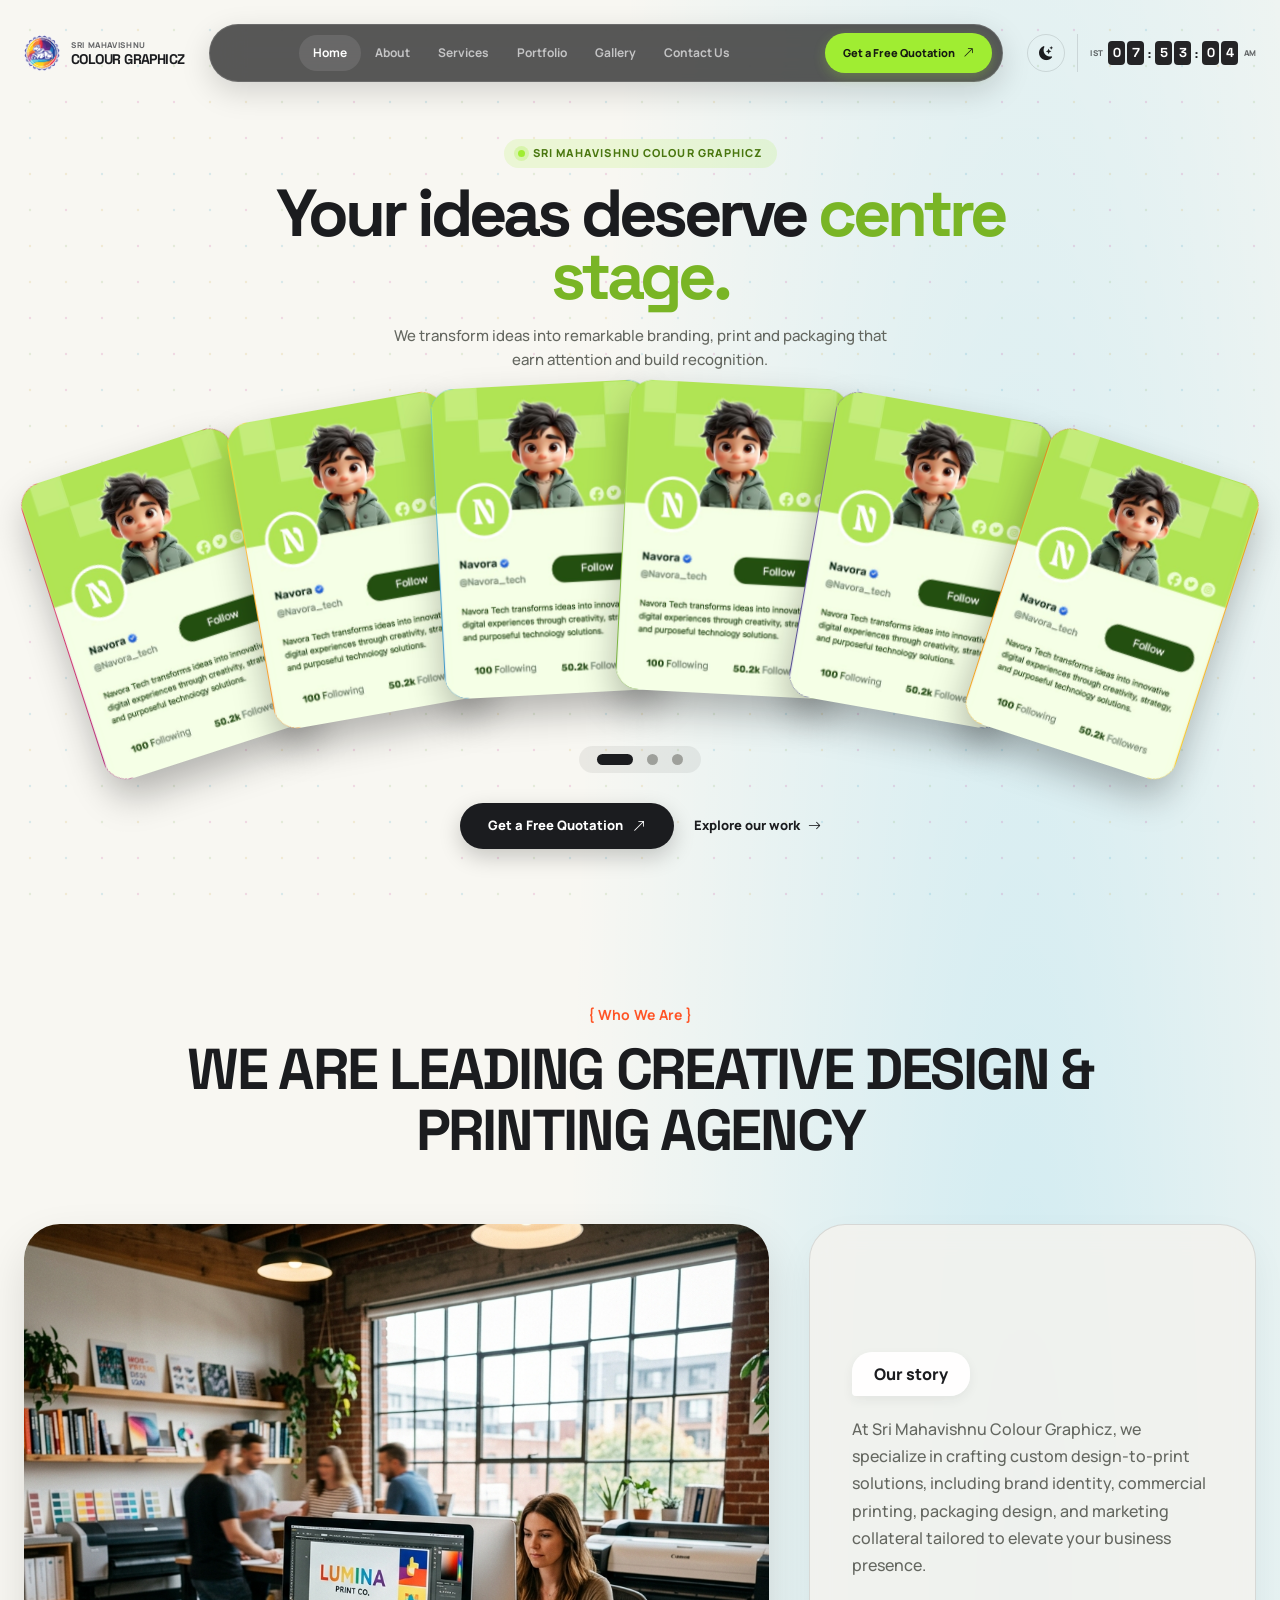
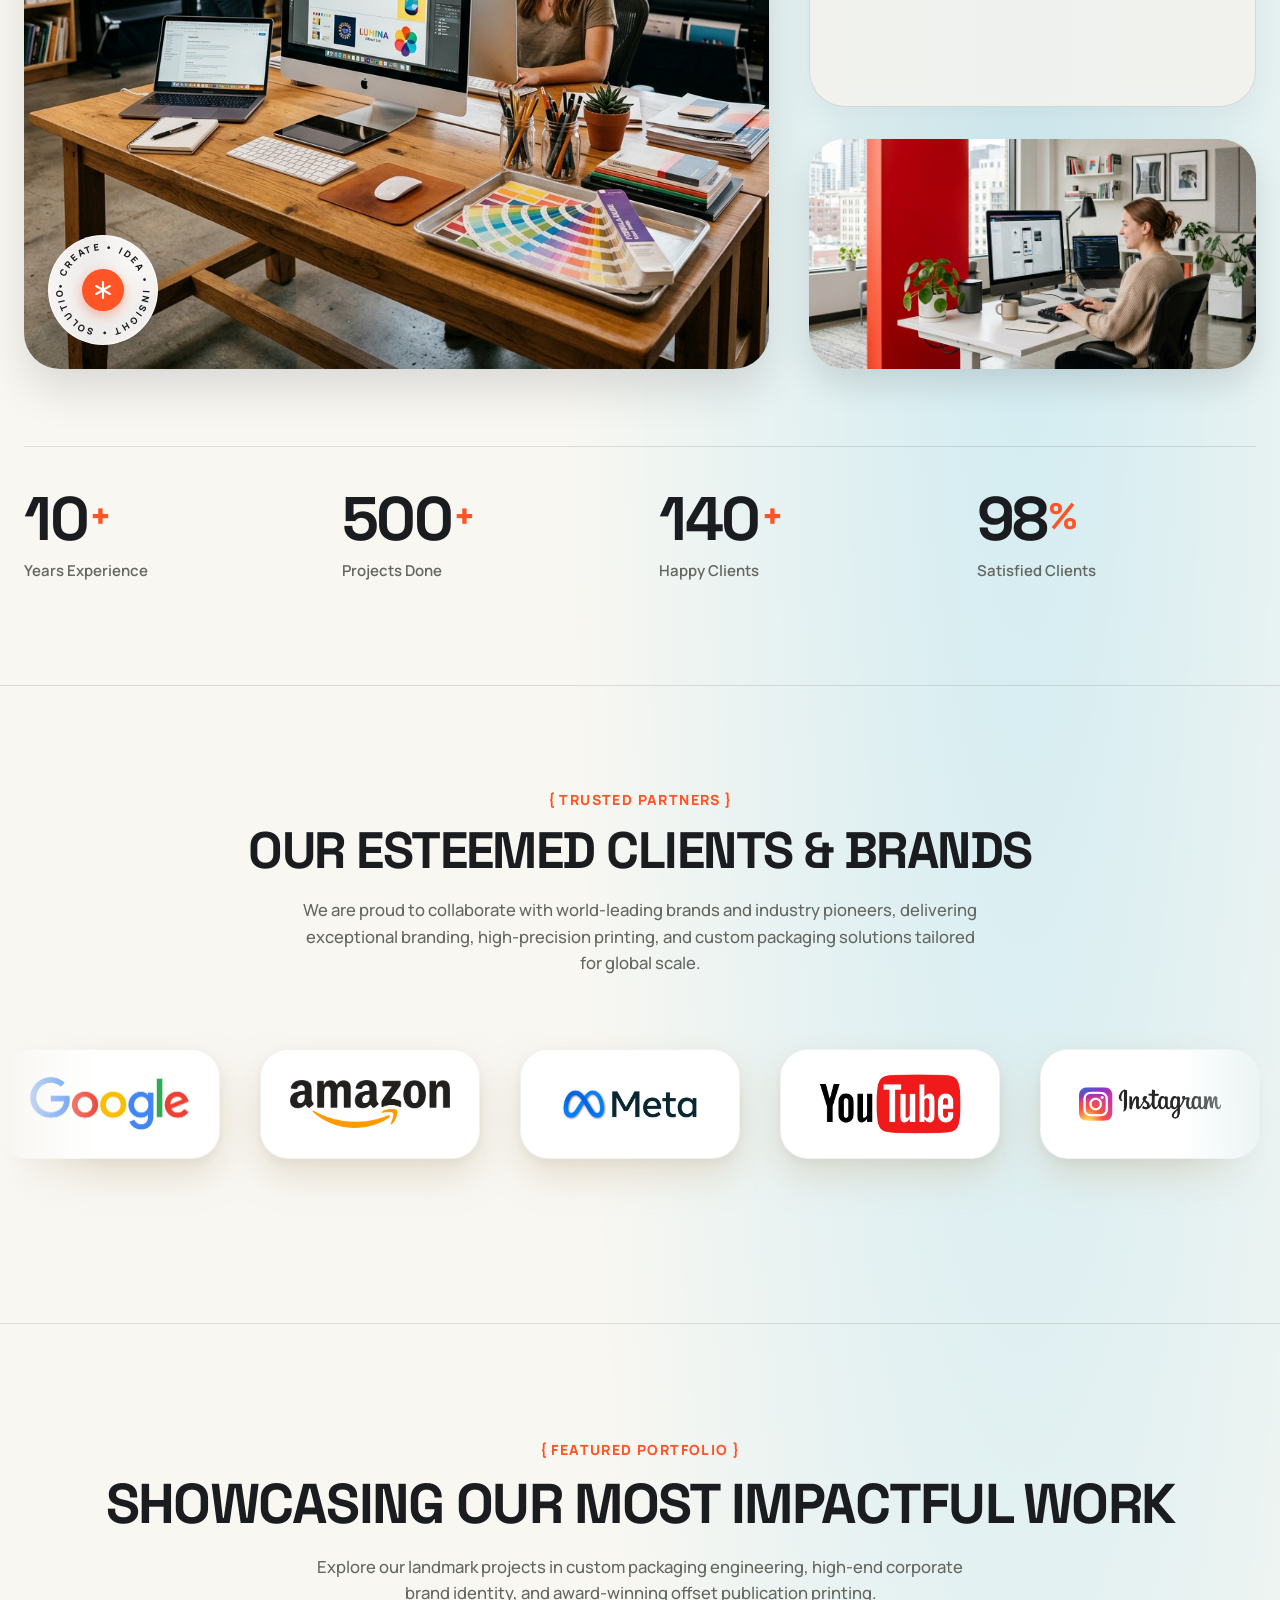
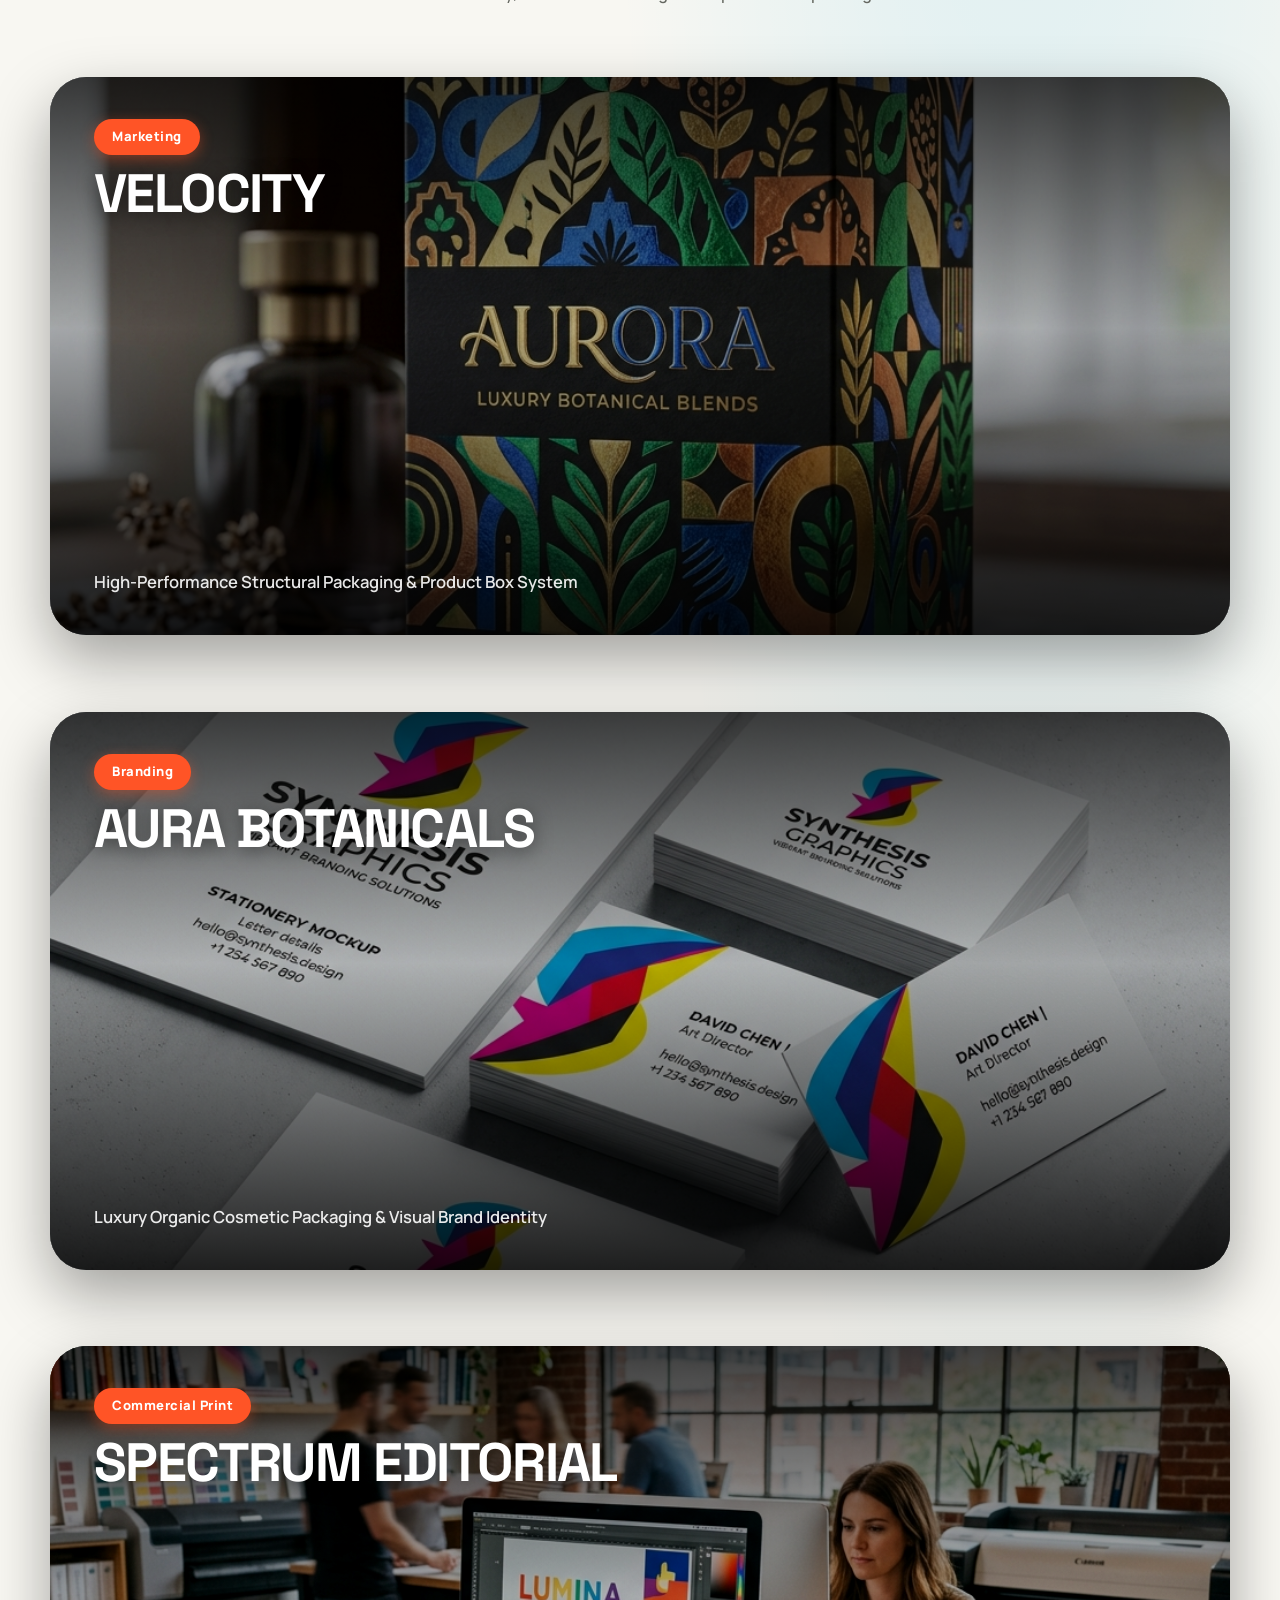
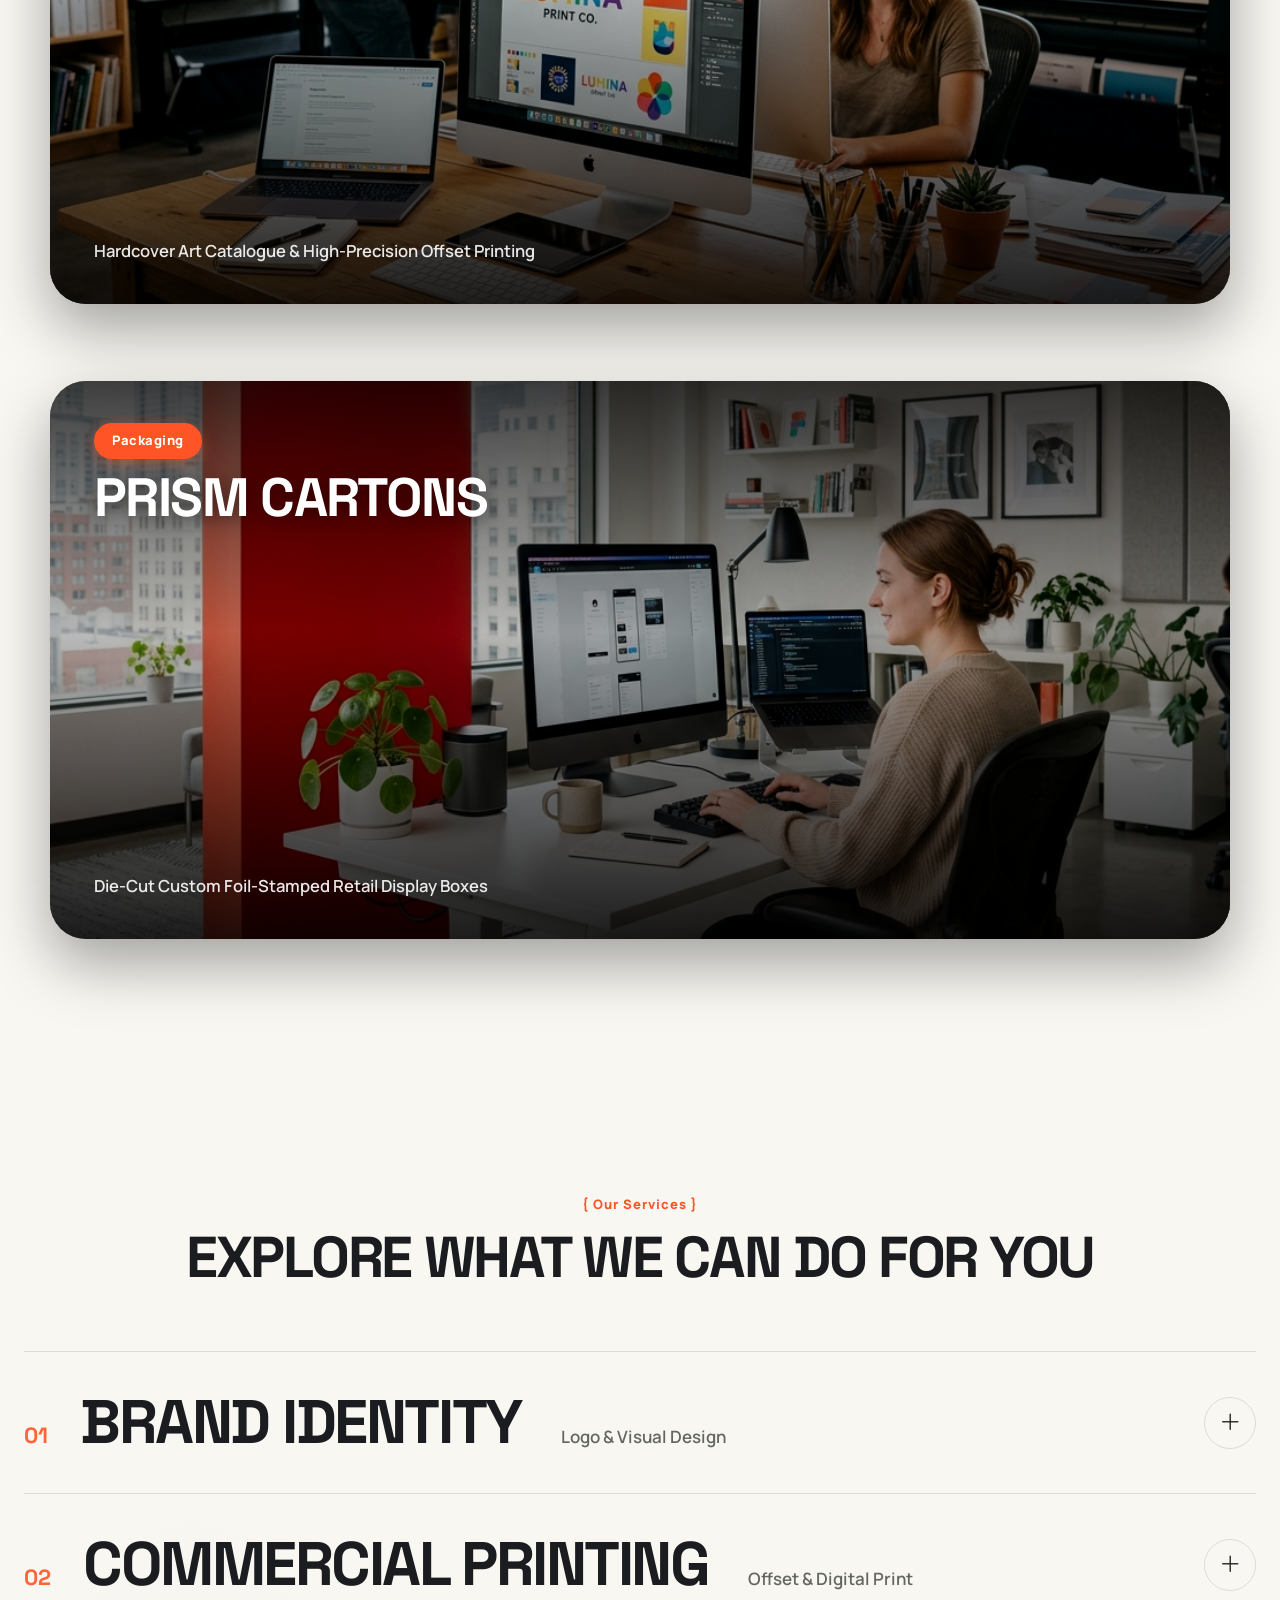
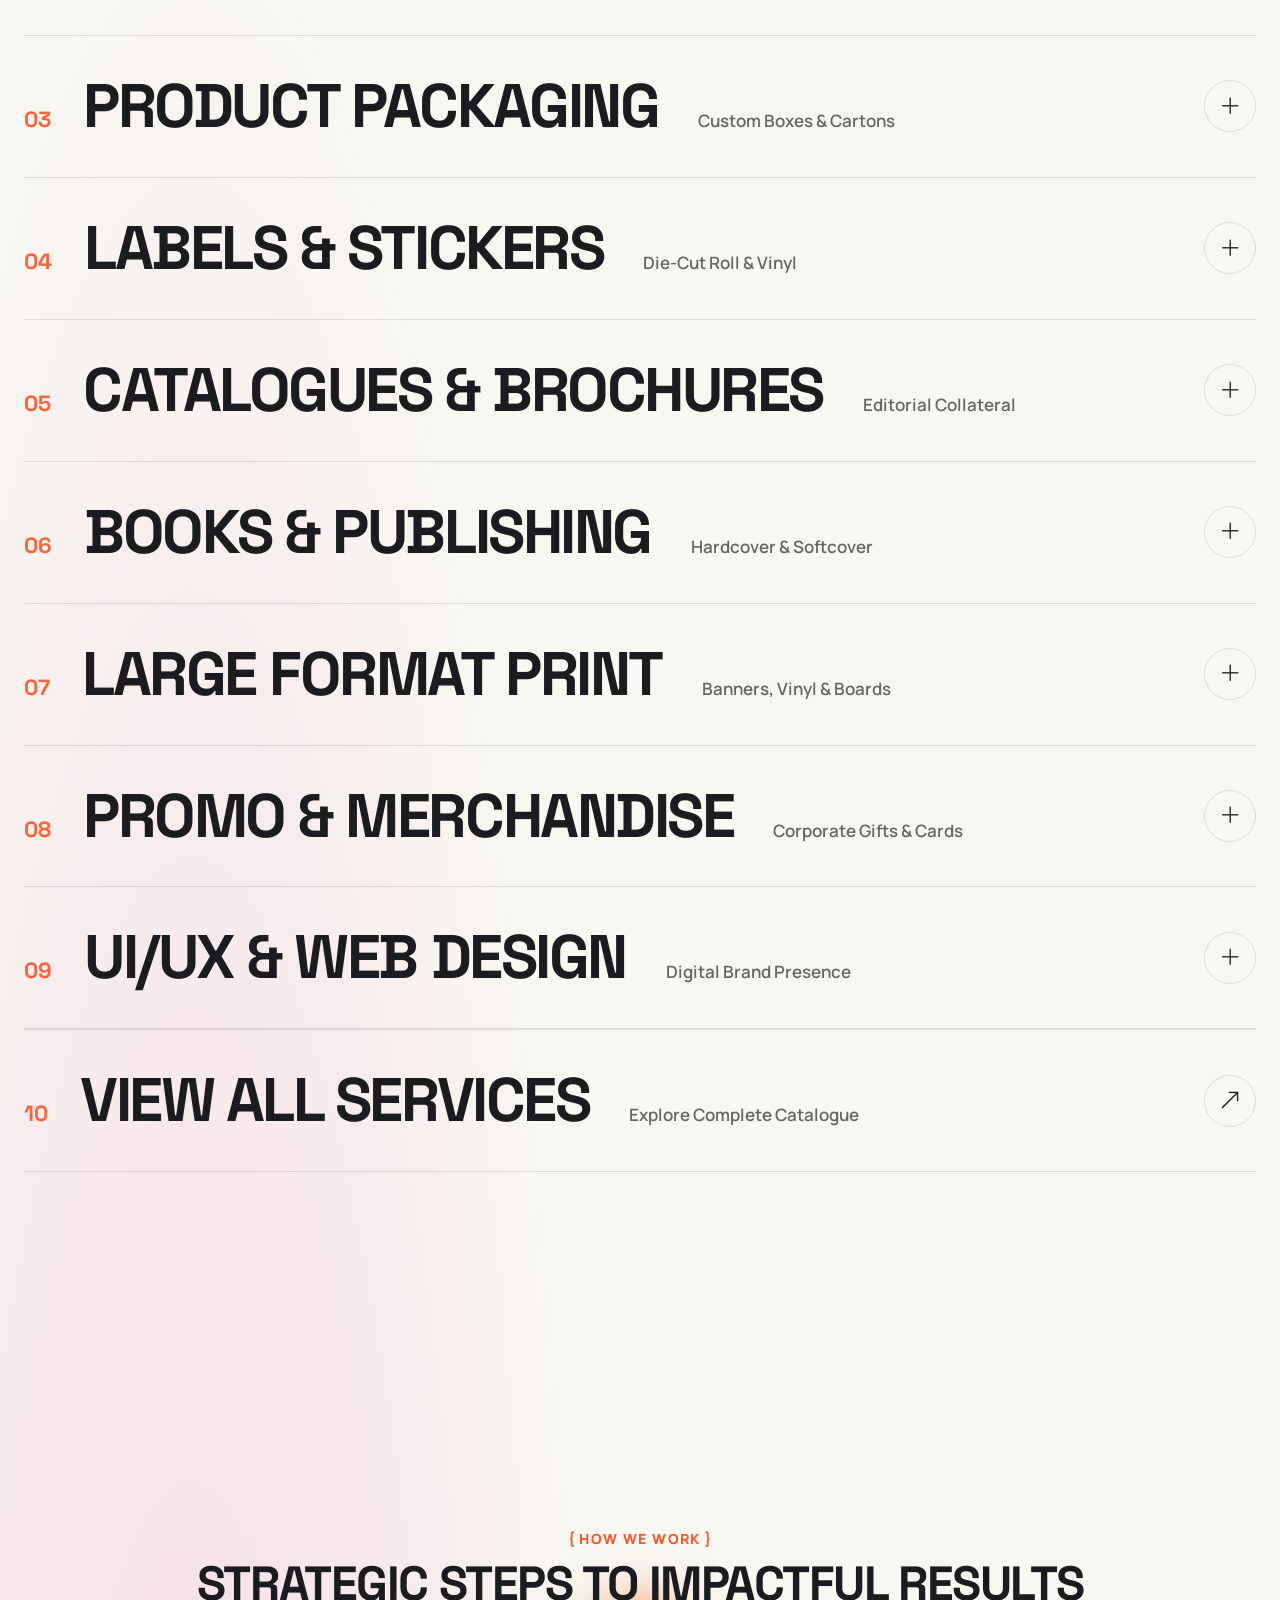
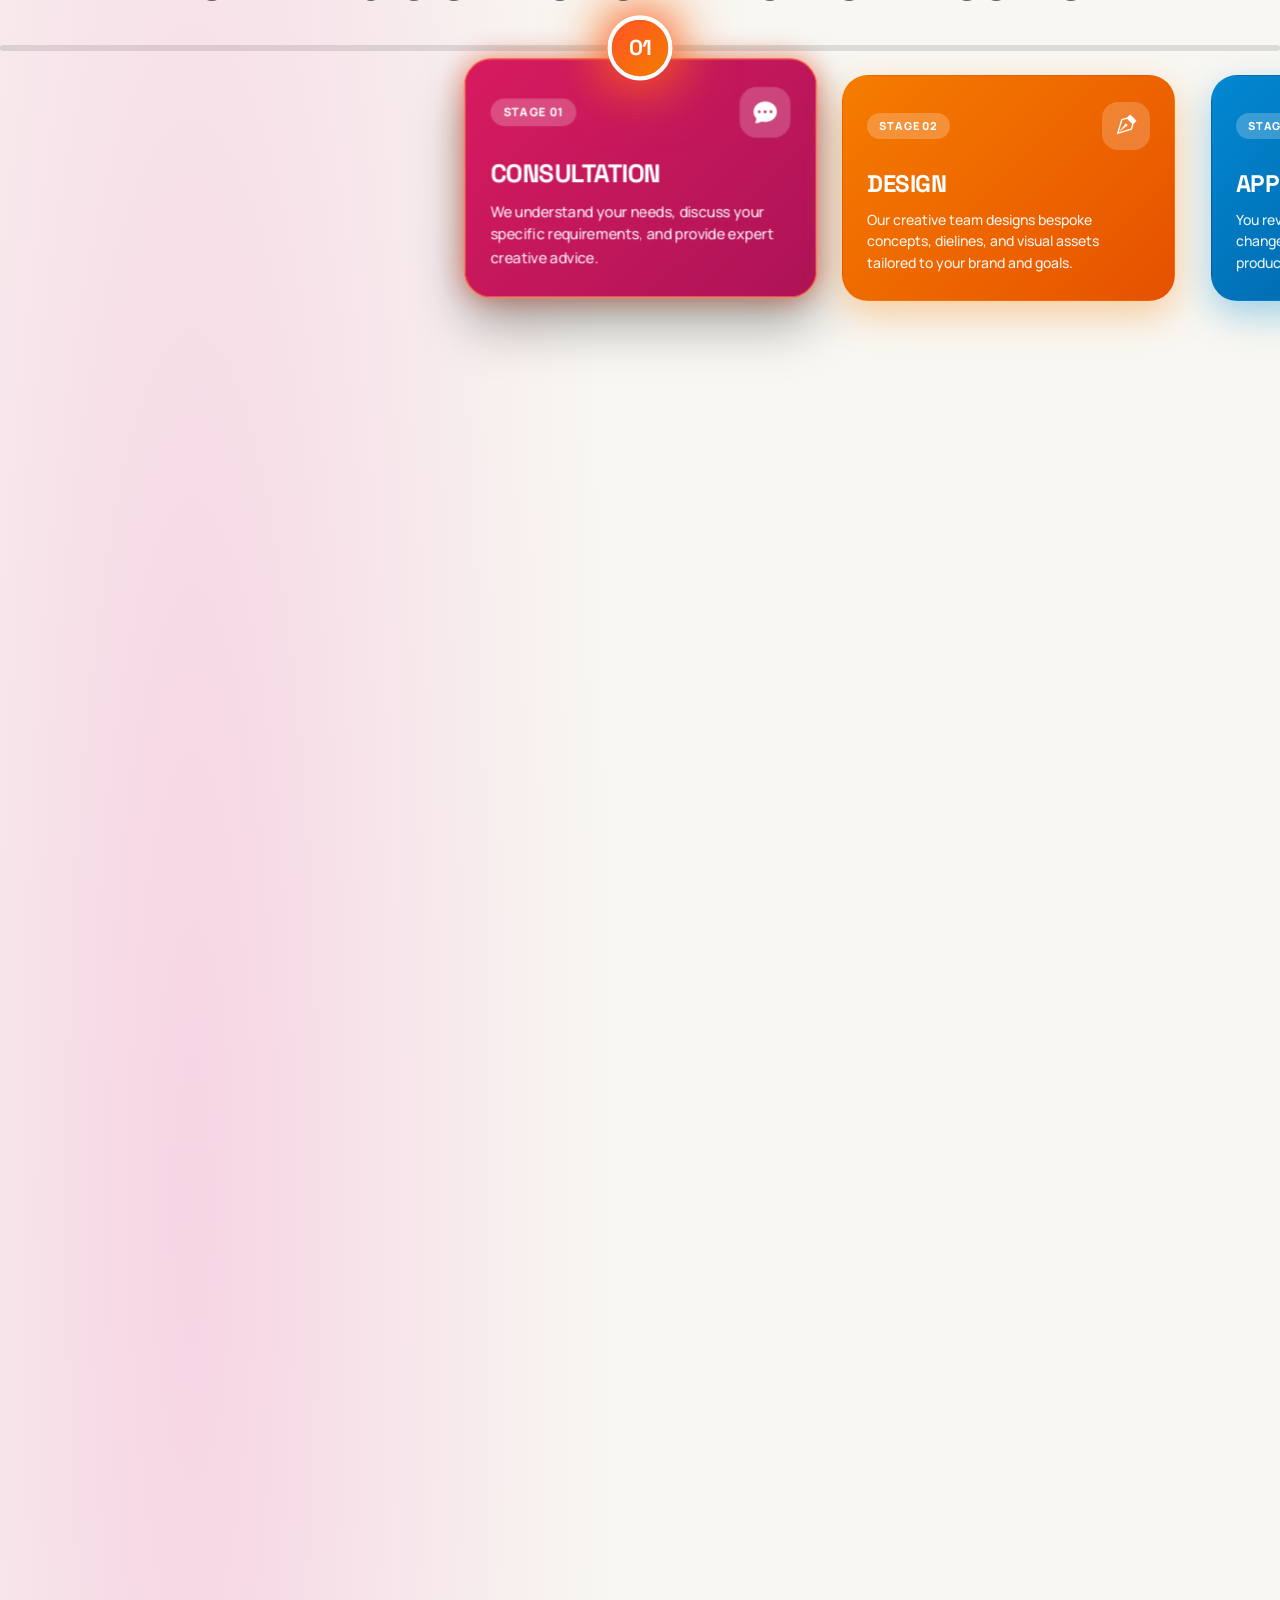
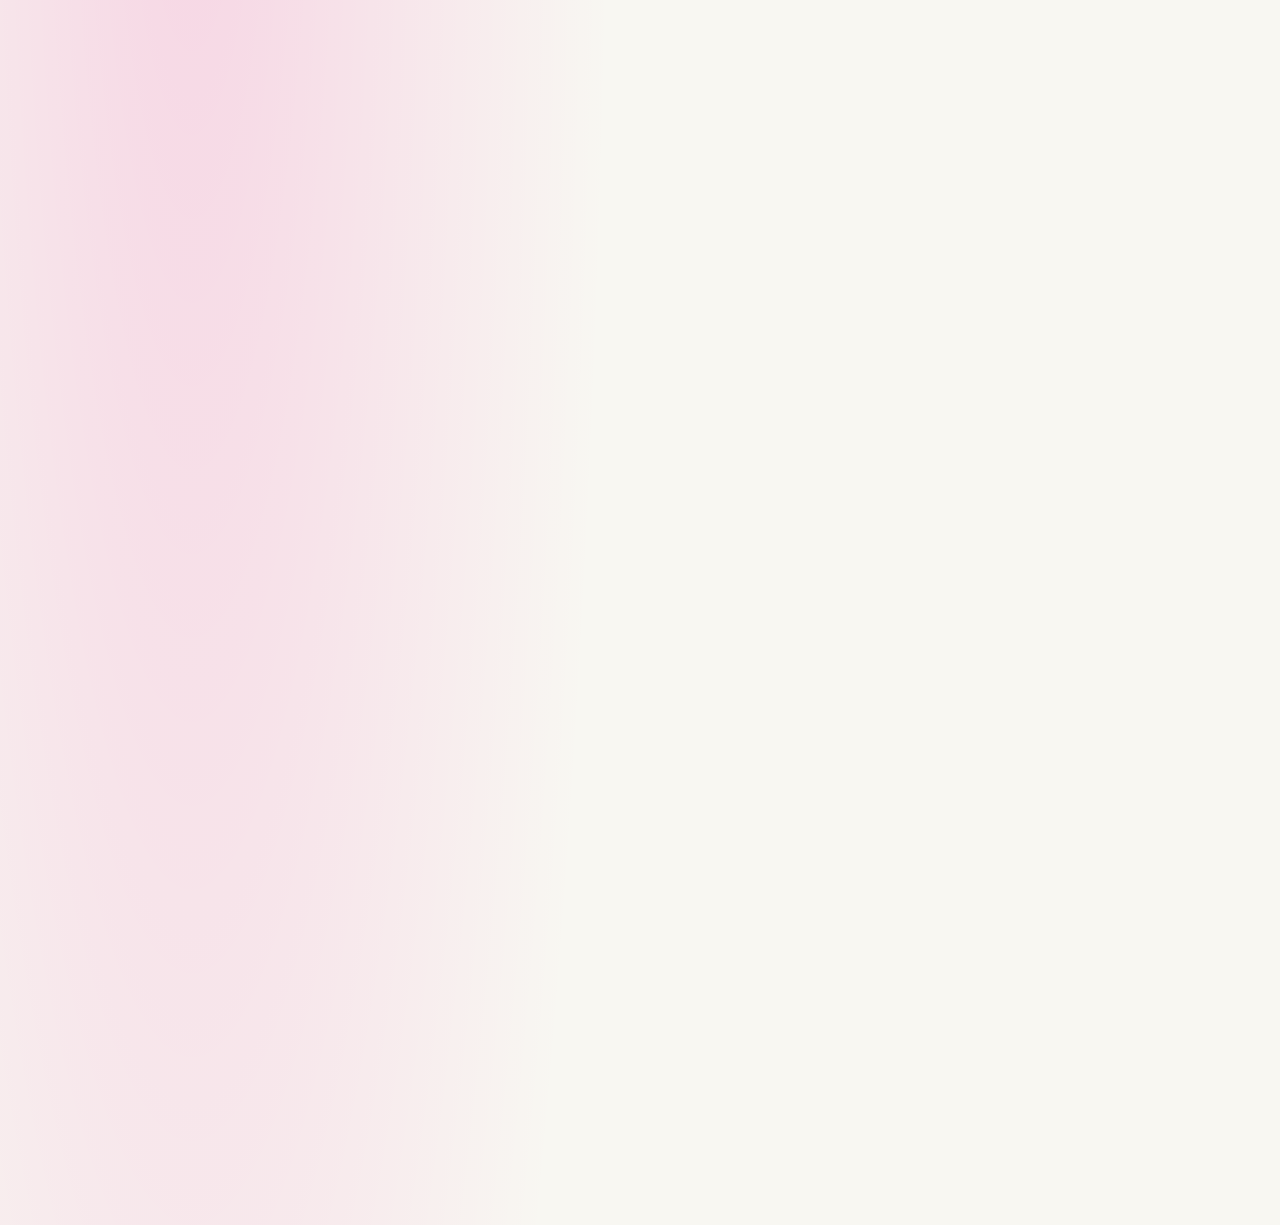
<file: index.html>
<!doctype html>
<html lang="en">
  <head>
    <meta charset="utf-8">
    <meta name="viewport" content="width=device-width, initial-scale=1">
    <meta name="description" content="Sri Mahavishnu Colour Graphicz - Premium Branding, Print & Packaging Solutions">
    <title>Sri Mahavishnu Colour Graphicz</title>
    
    <!-- Google Fonts -->
    <link rel="preconnect" href="https://fonts.googleapis.com">
    <link rel="preconnect" href="https://fonts.gstatic.com" crossorigin>
    <link href="https://fonts.googleapis.com/css2?family=Manrope:wght@400;500;600;700;800&family=Space+Grotesk:wght@500;600;700&display=swap" rel="stylesheet">
    
    <!-- Bootstrap 5 CSS & Icons -->
    <link href="https://cdn.jsdelivr.net/npm/bootstrap@5.3.3/dist/css/bootstrap.min.css" rel="stylesheet" integrity="sha384-QWTKZyjpPEjISv5WaRU9OFeRpok6YctnYmDr5pNlyT2bRjXh0JMhjY6hW+ALEwIH" crossorigin="anonymous">
    <link href="https://cdn.jsdelivr.net/npm/bootstrap-icons@1.11.3/font/bootstrap-icons.min.css" rel="stylesheet">
    <link rel="stylesheet" href="css/responsive.css">
    
    <style>
      :root {
        --ink: #1b1c1f;
        --paper: #f8f7f2;
        --line: rgba(27, 28, 31, 0.12);
        --accent: #A0ED32;
        --accent-hover: #8ed42b;
        --coral: #ff5426;
        --subtext: #646760;
        --card-bg: rgba(255, 255, 255, 0.75);
        --sans: "Manrope", Arial, sans-serif;
        --display: "Space Grotesk", Arial, sans-serif;
      }

      * { box-sizing: border-box; }
      html { scroll-behavior: smooth; }

      /* Common Body Background for ALL Sections */
      body {
        margin: 0;
        min-height: 100vh;
        background:
          radial-gradient(ellipse 60% 50% at 80% 15%, rgba(0, 174, 239, 0.16), transparent 60%),
          radial-gradient(ellipse 55% 45% at 15% 85%, rgba(236, 0, 140, 0.14), transparent 60%),
          var(--paper);
        color: var(--ink);
        font-family: var(--sans);
        transition: background-color 250ms ease, color 250ms ease;
        overflow-x: hidden;
        position: relative;
      }

      body.dark-mode {
        --ink: #f8f7f2;
        --paper: #111214;
        --line: rgba(248, 247, 242, 0.14);
        --accent: #d9ee46;
        --accent-hover: #efff64;
        --coral: #ff6033;
        --subtext: #a4a7a0;
        --card-bg: rgba(26, 28, 33, 0.75);
        
        background:
          radial-gradient(ellipse 60% 50% at 80% 15%, rgba(0, 174, 239, 0.18), transparent 60%),
          radial-gradient(ellipse 55% 45% at 15% 85%, rgba(236, 0, 140, 0.16), transparent 60%),
          #111214;
      }

      /* Global Fixed Dot-Grid Canvas Background */
      #globalDotGridCanvas {
        position: fixed;
        top: 0;
        left: 0;
        width: 100vw;
        height: 100vh;
        pointer-events: none;
        z-index: 0;
        opacity: 0.85;
      }

      .site-container {
        width: min(100% - 48px, 1440px);
        margin: 0 auto;
        position: relative;
        z-index: 2;
      }

      /* Header & Navbar Styling */
      .site-header {
        position: sticky;
        top: 0;
        z-index: 1030;
        padding: 24px 0 12px;
        background: transparent;
        transition: padding 250ms cubic-bezier(0.16, 1, 0.3, 1), background 250ms ease, backdrop-filter 250ms ease, box-shadow 250ms ease;
      }

      .site-header.is-scrolled {
        padding: 12px 0 12px;
        background: rgba(248, 247, 242, 0.78);
        backdrop-filter: blur(20px) saturate(180%);
        -webkit-backdrop-filter: blur(20px) saturate(180%);
        border-bottom: 1px solid rgba(27, 28, 31, 0.08);
        box-shadow: 0 10px 30px rgba(0, 0, 0, 0.06);
      }

      body.dark-mode .site-header.is-scrolled {
        background: rgba(17, 18, 20, 0.82);
        backdrop-filter: blur(20px) saturate(180%);
        -webkit-backdrop-filter: blur(20px) saturate(180%);
        border-bottom: 1px solid rgba(248, 247, 242, 0.08);
        box-shadow: 0 10px 35px rgba(0, 0, 0, 0.35);
      }

      .header-row {
        display: flex;
        align-items: center;
        justify-content: space-between;
        gap: 24px;
      }

      .brand {
        display: inline-flex;
        align-items: center;
        gap: 11px;
        color: var(--ink);
        text-decoration: none;
        flex-shrink: 0;
      }

      .brand-mark {
        width: 36px;
        height: 36px;
        display: flex;
        align-items: center;
        justify-content: center;
      }

      .brand-mark img {
        width: 100%;
        height: 100%;
        object-fit: contain;
      }

      .brand-copy {
        display: grid;
        text-transform: uppercase;
        line-height: 1;
        letter-spacing: -0.035em;
      }

      .brand-copy span {
        font-size: 8px;
        font-weight: 800;
        letter-spacing: 0.08em;
        color: #67686a;
      }

      body.dark-mode .brand-copy span {
        color: #a4a7a0;
      }

      .brand-copy strong {
        margin-top: 3px;
        font-family: var(--display);
        font-size: 14px;
        font-weight: 700;
        color: var(--ink);
      }

      .navbar-capsule {
        position: relative;
        flex: 0 1 auto;
        width: min(100%, 820px);
        min-height: 58px;
        padding: 0 10px 0 18px;
        border-radius: 30px;
        background: rgba(59, 59, 59, 0.85);
        color: #f9f9f7;
        backdrop-filter: blur(16px);
        -webkit-backdrop-filter: blur(16px);
        border: 1px solid rgba(255, 255, 255, 0.12);
        box-shadow: 0 10px 30px rgba(0, 0, 0, 0.15);
        transition: background 250ms ease, border-color 250ms ease, box-shadow 250ms ease, backdrop-filter 250ms ease;
      }

      .site-header.is-scrolled .navbar-capsule {
        background: rgba(30, 30, 32, 0.85);
        backdrop-filter: blur(20px) saturate(180%);
        -webkit-backdrop-filter: blur(20px) saturate(180%);
        border: 1px solid rgba(255, 255, 255, 0.2);
        box-shadow: 0 12px 35px rgba(0, 0, 0, 0.25);
      }

      body.dark-mode .navbar-capsule {
        background: rgba(37, 38, 41, 0.85);
        border: 1px solid rgba(255, 255, 255, 0.1);
        box-shadow: 0 10px 35px rgba(0, 0, 0, 0.4);
      }

      body.dark-mode .site-header.is-scrolled .navbar-capsule {
        background: rgba(22, 23, 26, 0.88);
        border: 1px solid rgba(255, 255, 255, 0.18);
      }

      .nav-links .nav-link {
        padding: 9px 14px !important;
        border-radius: 999px;
        color: #c4c4c5;
        font-size: 12px;
        font-weight: 700;
        transition: color 180ms ease, background-color 180ms ease;
      }

      .nav-links .nav-link:hover,
      .nav-links .nav-link:focus-visible {
        background: rgba(160, 237, 50, 0.15);
        color: var(--accent);
      }

      .nav-links .nav-link.active {
        color: #fff;
        background: rgba(255, 255, 255, 0.1);
      }

      .quote-button {
        display: inline-flex;
        align-items: center;
        gap: 8px;
        min-height: 40px;
        margin-left: 10px;
        padding: 10px 18px;
        border-radius: 999px;
        background: var(--accent);
        color: #161a12;
        font-size: 11px;
        font-weight: 800;
        text-decoration: none;
        box-shadow: 0 4px 12px rgba(160, 237, 50, 0.25);
        transition: background 180ms ease, transform 180ms ease, box-shadow 180ms ease;
      }

      .quote-button:hover {
        background: #c0ff65;
        color: #111;
        transform: translateY(-2px);
        box-shadow: 0 6px 18px rgba(160, 237, 50, 0.4);
      }

      .nav-toggle {
        display: none;
        width: 42px;
        height: 42px;
        padding: 8px;
        border: 1px solid rgba(255, 255, 255, 0.2);
        border-radius: 50%;
        background: transparent;
      }

      .nav-toggle span {
        display: block;
        width: 100%;
        height: 2px;
        margin: 4px 0;
        background: #fff;
        transition: transform 180ms ease, opacity 180ms ease;
      }

      .utility-tray {
        display: inline-flex;
        align-items: center;
        gap: 12px;
        color: var(--ink);
      }

      .theme-toggle {
        display: inline-grid;
        width: 38px;
        height: 38px;
        place-items: center;
        padding: 0;
        border: 1px solid var(--line);
        border-radius: 50%;
        background: transparent;
        color: inherit;
        font-size: 14px;
        cursor: pointer;
        transition: background 180ms ease, color 180ms ease, border-color 180ms ease, transform 180ms ease;
      }

      .theme-toggle:hover {
        border-color: var(--accent);
        background: var(--accent);
        color: #090909;
        transform: rotate(15deg);
      }

      .flip-clock {
        display: inline-flex;
        align-items: center;
        gap: 4px;
        min-height: 38px;
        padding-left: 12px;
        border-left: 1px solid var(--line);
        color: currentColor;
        font-variant-numeric: tabular-nums;
      }

      .clock-zone {
        font-size: 8px;
        font-weight: 800;
        letter-spacing: .09em;
        opacity: .65;
      }

      .clock-digits {
        display: inline-flex;
        align-items: center;
        gap: 2px;
      }

      .clock-digit {
        position: relative;
        display: grid;
        width: 17px;
        height: 24px;
        place-items: center;
        overflow: hidden;
        border-radius: 4px;
        background: #242426;
        color: #fff;
        font-family: var(--display);
        font-size: 13px;
        font-weight: 700;
      }

      .clock-separator {
        padding: 0 1px;
        font-size: 14px;
        font-weight: 800;
      }

      .clock-meridiem {
        font-size: 8px;
        font-weight: 800;
        opacity: .65;
        margin-left: 2px;
      }

      /* Hero Section with Transparent Overlay */
      .hero-deck {
        position: relative;
        padding: clamp(24px, 3.5vw, 50px) 0 clamp(30px, 4vw, 55px);
        overflow: hidden;
        background: transparent;
      }

      .hero-deck-intro {
        text-align: center;
        max-width: 840px;
        margin: 0 auto;
      }

      .hero-kicker {
        display: inline-flex;
        align-items: center;
        gap: 8px;
        margin-bottom: 14px;
        padding: 6px 14px;
        border-radius: 999px;
        background: rgba(160, 237, 50, 0.15);
        color: #4a7710;
        font-size: 11px;
        font-weight: 800;
        letter-spacing: .1em;
        text-transform: uppercase;
      }

      body.dark-mode .hero-kicker {
        color: var(--accent);
        background: rgba(160, 237, 50, 0.12);
      }

      .hero-kicker span {
        width: 7px;
        height: 7px;
        border-radius: 50%;
        background: var(--accent);
        box-shadow: 0 0 0 4px rgba(160, 237, 50, 0.25);
      }

      .hero-deck-intro h1 {
        margin: 0 auto;
        font-family: var(--display);
        font-size: clamp(42px, 5.2vw, 80px);
        font-weight: 700;
        letter-spacing: -.06em;
        line-height: .95;
        color: var(--ink);
      }

      .hero-deck-intro h1 em {
        position: relative;
        color: #79b525;
        font-style: normal;
      }

      body.dark-mode .hero-deck-intro h1 em {
        color: var(--accent);
      }

      .hero-deck-intro p.hero-subtitle {
        max-width: 520px;
        margin: 16px auto 0;
        color: var(--subtext);
        font-size: 15px;
        font-weight: 500;
        line-height: 1.6;
      }

      /* Compact Viewport & Stage */
      .deck-viewport {
        position: relative;
        min-height: 350px;
        margin: 24px auto 0;
        display: flex;
        align-items: center;
        justify-content: center;
        perspective: 1400px;
      }

      .deck-stage {
        position: relative;
        width: min(100%, 1150px);
        height: 345px;
        margin: 0 auto;
        will-change: transform, opacity;
      }

      /* Slow Slide-Up Entrance Animation */
      .deck-stage.is-intro-sliding {
        opacity: 0;
        transform: translateY(140px);
        animation: slow-slide-up-intro 1200ms cubic-bezier(0.22, 1, 0.36, 1) forwards;
      }

      @keyframes slow-slide-up-intro {
        0% {
          opacity: 0;
          transform: translateY(140px);
        }
        100% {
          opacity: 1;
          transform: translateY(0);
        }
      }

      /* Deck Section Transition Animations */
      .deck-stage.is-exit-right {
        transform: translateX(120vw) !important;
        opacity: 0 !important;
        transition: transform 450ms cubic-bezier(.4, 0, .2, 1), opacity 400ms ease !important;
      }

      .deck-stage.is-enter-left {
        transform: translateX(-120vw) !important;
        opacity: 0 !important;
        transition: none !important;
      }

      .deck-stage.is-entering {
        transform: translateX(0) !important;
        opacity: 1 !important;
        transition: transform 500ms cubic-bezier(.16, 1, .3, 1), opacity 420ms ease !important;
      }

      /* Large Card Design - NO GAP, NO PADDING */
      .deck-card {
        --x: 0px;
        --y: 0px;
        --r: 0deg;
        --drag-x: 0px;
        --drag-y: 0px;
        --scale: 1;
        --i: 0;
        
        position: absolute;
        top: 15px;
        left: 50%;
        width: 220px;
        height: 310px;
        padding: 0 !important;
        margin: 0;
        overflow: hidden;
        border-radius: 24px;
        cursor: grab;
        touch-action: none;
        user-select: none;
        box-shadow: 0 18px 36px rgba(0, 0, 0, 0.28);
        
        transform: translate(calc(-50% + var(--x) + var(--drag-x)), calc(var(--y) + var(--drag-y))) rotate(var(--r)) scale(var(--scale));
        transform-origin: 50% 115%;
        transition: transform 750ms cubic-bezier(.22, 1, .36, 1), box-shadow 320ms ease, filter 320ms ease;
        transition-delay: calc(var(--i) * 40ms);
        will-change: transform;
      }

      /* Full Bleed Image Frame */
      .card-img-frame {
        position: relative;
        width: 100%;
        height: 100%;
        border-radius: 24px;
        overflow: hidden;
        margin: 0;
        padding: 0;
      }

      .card-hero-img {
        width: 100%;
        height: 100%;
        object-fit: cover;
        display: block;
        pointer-events: none;
        border-radius: 24px;
        transition: transform 400ms ease;
      }

      /* Stacked / Bundled state */
      .deck-card.is-bundled {
        --x: 0px !important;
        --y: 0px !important;
        --r: 0deg !important;
        --scale: 0.95 !important;
        transition-delay: 0ms !important;
      }

      /* Hover Pop Forward Effect */
      .deck-card:not(.is-dragging):not(.is-bundled):hover {
        --scale: 1.18;
        z-index: 100 !important;
        filter: saturate(1.2) contrast(1.04);
        box-shadow: 0 32px 55px rgba(0, 0, 0, 0.45);
        transition-delay: 0ms !important;
      }

      .deck-card:not(.is-dragging):not(.is-bundled):hover .card-hero-img {
        transform: scale(1.05);
      }

      /* Active Drag State */
      .deck-card.is-dragging {
        --scale: 1.12;
        cursor: grabbing;
        z-index: 120 !important;
        filter: saturate(1.25);
        box-shadow: 0 35px 60px rgba(0, 0, 0, 0.5);
        transition: box-shadow 200ms ease, filter 200ms ease !important;
        transition-delay: 0ms !important;
      }

      /* Section Navigation Footer & 3 Clickable Dots */
      .deck-footer {
        display: flex;
        flex-direction: column;
        align-items: center;
        justify-content: center;
        gap: 16px;
        margin-top: 0px;
      }

      .deck-dots {
        display: inline-flex;
        align-items: center;
        gap: 14px;
        padding: 8px 18px;
        border-radius: 999px;
        background: rgba(0, 0, 0, 0.06);
      }

      body.dark-mode .deck-dots {
        background: rgba(255, 255, 255, 0.08);
      }

      .deck-dot {
        width: 11px;
        height: 11px;
        padding: 0;
        border: 0;
        border-radius: 50%;
        background: #9ea09b;
        cursor: pointer;
        transition: width 300ms cubic-bezier(.2, 1, .2, 1), background 300ms ease, border-radius 300ms ease;
      }

      .deck-dot:hover {
        background: #737570;
      }

      .deck-dot.is-active {
        width: 36px;
        border-radius: 999px;
        background: #1b1c1f;
      }

      body.dark-mode .deck-dot.is-active {
        background: var(--accent);
      }

      /* Hero Actions */
      .hero-actions {
        display: flex;
        align-items: center;
        justify-content: center;
        gap: 20px;
        margin-top: 14px;
      }

      .btn-hero-primary {
        display: inline-flex;
        align-items: center;
        gap: 10px;
        padding: 13px 28px;
        border-radius: 999px;
        background: #1b1c1f;
        color: #fff;
        font-size: 13px;
        font-weight: 800;
        text-decoration: none;
        box-shadow: 0 8px 22px rgba(0, 0, 0, 0.2);
        transition: background 180ms ease, transform 180ms ease;
      }

      body.dark-mode .btn-hero-primary {
        background: #f8f7f2;
        color: #111;
      }

      .btn-hero-primary:hover {
        background: var(--accent);
        color: #111;
        transform: translateY(-2px);
      }

      .btn-hero-secondary {
        display: inline-flex;
        align-items: center;
        gap: 8px;
        color: var(--ink);
        font-size: 13px;
        font-weight: 800;
        text-decoration: none;
        transition: transform 180ms ease;
      }

      .btn-hero-secondary:hover {
        color: var(--accent);
      }

      .btn-hero-secondary i {
        transition: transform 180ms ease;
      }

      .btn-hero-secondary:hover i {
        transform: translateX(4px);
      }

      /* ========================================================
         "WHO WE ARE" (ABOUT SECTION WITH CARD GRID & STATS)
         ======================================================== */
      .who-we-are-section {
        position: relative;
        padding: clamp(65px, 8vw, 120px) 0;
        background: transparent;
        color: var(--ink);
        overflow: hidden;
      }

      .who-header-top {
        text-align: center;
        margin-bottom: clamp(36px, 5vw, 64px);
      }

      .who-kicker-tag {
        display: inline-block;
        font-family: var(--sans);
        font-size: 14px;
        font-weight: 700;
        color: var(--coral);
        margin-bottom: 14px;
        letter-spacing: 0.02em;
        text-align: center;
      }

      .who-header-title {
        font-family: var(--display);
        font-size: clamp(32px, 4.5vw, 64px);
        font-weight: 800;
        letter-spacing: -.04em;
        line-height: 1.05;
        text-transform: uppercase;
        color: var(--ink);
        margin: 0 auto clamp(36px, 5vw, 64px);
        max-width: 1150px;
        text-align: center;
      }

      /* Grid Layout matching reference image */
      .who-grid {
        display: grid;
        grid-template-columns: 1.25fr 0.75fr;
        gap: clamp(24px, 3.5vw, 40px);
        align-items: stretch;
      }

      @media (max-width: 991px) {
        .who-grid {
          grid-template-columns: 1fr;
        }
      }

      /* Left Main Image Card */
      .who-main-card {
        position: relative;
        border-radius: 36px;
        overflow: hidden;
        height: 100%;
        min-height: 480px;
        box-shadow: 0 20px 45px rgba(0, 0, 0, 0.12);
        background: #eef0eb;
      }

      .who-main-card img {
        width: 100%;
        height: 100%;
        object-fit: cover;
        display: block;
      }

      /* Rotating Solution/Idea/Insight Badge in bottom left */
      .who-badge-rotating {
        position: absolute;
        bottom: 24px;
        left: 24px;
        width: 110px;
        height: 110px;
        border-radius: 50%;
        background: rgba(255, 255, 255, 0.92);
        backdrop-filter: blur(12px);
        -webkit-backdrop-filter: blur(12px);
        border: 1px solid rgba(255, 255, 255, 0.8);
        display: flex;
        align-items: center;
        justify-content: center;
        box-shadow: 0 12px 30px rgba(0, 0, 0, 0.18);
        z-index: 5;
      }

      body.dark-mode .who-badge-rotating {
        background: rgba(30, 32, 38, 0.85);
        border-color: rgba(255, 255, 255, 0.15);
      }

      .who-badge-rotating svg.text-spin {
        position: absolute;
        inset: 0;
        width: 100%;
        height: 100%;
        animation: spin-badge 18s linear infinite;
        color: var(--ink);
      }

      @keyframes spin-badge {
        from { transform: rotate(0deg); }
        to { transform: rotate(360deg); }
      }

      .who-badge-icon {
        width: 42px;
        height: 42px;
        border-radius: 50%;
        background: var(--coral);
        color: #fff;
        display: flex;
        align-items: center;
        justify-content: center;
        font-size: 18px;
        position: relative;
        z-index: 2;
        box-shadow: 0 4px 12px rgba(255, 84, 38, 0.4);
      }

      /* Right Column Stack - Fill & Balance Height */
      .who-right-stack {
        display: flex;
        flex-direction: column;
        justify-content: space-between;
        gap: clamp(20px, 2.5vw, 32px);
        height: 100%;
      }

      /* Top Story Card */
      .who-story-card {
        position: relative;
        border-radius: 36px;
        padding: clamp(28px, 3.5vw, 42px);
        background: rgba(244, 243, 238, 0.85);
        backdrop-filter: blur(14px);
        -webkit-backdrop-filter: blur(14px);
        border: 1px solid var(--line);
        box-shadow: 0 15px 35px rgba(0, 0, 0, 0.05);
        display: flex;
        flex-direction: column;
        align-items: flex-start;
        flex: 1;
        justify-content: center;
      }

      body.dark-mode .who-story-card {
        background: rgba(26, 28, 33, 0.9);
        border-color: rgba(255, 255, 255, 0.12);
      }

      .who-story-header-box {
        display: inline-block;
        padding: 10px 22px;
        border-radius: 20px 20px 20px 4px;
        background: rgba(255, 255, 255, 0.95);
        color: #1b1c1f;
        font-family: var(--sans);
        font-size: 16px;
        font-weight: 800;
        margin-bottom: 20px;
        box-shadow: 0 4px 12px rgba(0, 0, 0, 0.06);
      }

      body.dark-mode .who-story-header-box {
        background: rgba(255, 255, 255, 0.15);
        color: #ffffff !important;
        border: 1px solid rgba(255, 255, 255, 0.2);
        box-shadow: 0 4px 15px rgba(0, 0, 0, 0.3);
      }

      .who-story-text {
        font-size: clamp(14px, 1.25vw, 16px);
        font-weight: 500;
        line-height: 1.7;
        color: var(--subtext);
        margin: 0;
      }

      body.dark-mode .who-story-text {
        color: rgba(248, 247, 242, 0.88);
      }

      /* Bottom Secondary Image Card */
      .who-sec-card {
        position: relative;
        border-radius: 36px;
        overflow: hidden;
        height: 230px;
        flex-shrink: 0;
        box-shadow: 0 15px 35px rgba(0, 0, 0, 0.12);
        background: #f0ede6;
      }

      .who-sec-card img {
        width: 100%;
        height: 100%;
        object-fit: cover;
        display: block;
      }

      .who-sec-card img {
        width: 100%;
        height: 100%;
        object-fit: cover;
        display: block;
      }

      /* Statistics Grid Row (4 Columns) */
      .who-stats-row {
        display: grid;
        grid-template-columns: repeat(4, 1fr);
        gap: clamp(20px, 3vw, 40px);
        margin-top: clamp(48px, 6vw, 84px);
        padding-top: clamp(28px, 4vw, 42px);
        border-top: 1px solid var(--line);
      }

      @media (max-width: 767px) {
        .who-stats-row {
          grid-template-columns: repeat(2, 1fr);
          gap: 24px;
        }
      }

      .who-stat-item {
        display: flex;
        flex-direction: column;
      }

      .who-stat-val {
        font-family: var(--display);
        font-size: clamp(38px, 4.8vw, 68px);
        font-weight: 800;
        line-height: 1;
        letter-spacing: -.04em;
        color: var(--ink);
      }

      .who-stat-val sup {
        font-size: 0.6em;
        color: var(--coral);
        top: -0.3em;
        margin-left: 2px;
      }

      .who-stat-lbl {
        margin-top: 10px;
        font-size: clamp(12px, 1.2vw, 15px);
        font-weight: 600;
        color: var(--subtext);
      }


      /* ========================================================
         CLIENT LOGOS AUTO-SCROLLING MARQUEE SECTION (160x80)
         ======================================================== */
      .clients-marquee-section {
        position: relative;
        padding: clamp(65px, 8vw, 110px) 0;
        background: transparent;
        overflow: hidden;
        border-top: 1px solid var(--line);
        border-bottom: 1px solid var(--line);
      }

      .clients-header {
        text-align: center;
        margin-bottom: clamp(36px, 5vw, 56px);
      }

      .clients-kicker {
        font-family: var(--sans);
        font-size: 14px;
        font-weight: 800;
        letter-spacing: .1em;
        color: var(--coral);
        margin-bottom: 10px;
        text-align: center;
        text-transform: uppercase;
      }

      .clients-title {
        font-family: var(--display);
        font-size: clamp(28px, 4vw, 52px);
        font-weight: 800;
        letter-spacing: -.03em;
        text-transform: uppercase;
        color: var(--ink);
        text-align: center;
        margin: 0;
      }

      .clients-desc {
        max-width: 680px;
        margin: 16px auto 0;
        font-size: clamp(15px, 1.3vw, 17px);
        font-weight: 500;
        line-height: 1.6;
        color: var(--subtext);
        text-align: center;
      }

      body.dark-mode .clients-desc {
        color: rgba(248, 247, 242, 0.82);
      }

      .marquee-wrapper {
        position: relative;
        width: 100%;
        overflow: hidden;
        display: flex;
        user-select: none;
        padding: 16px 0 62px 0;
        mask-image: linear-gradient(to right, transparent, black 8%, black 92%, transparent);
        -webkit-mask-image: linear-gradient(to right, transparent, black 8%, black 92%, transparent);
      }

      .marquee-track {
        display: flex;
        align-items: center;
        gap: 40px; /* Equal & even spacing between all logos */
        flex-shrink: 0;
        animation: marquee-scroll 34s linear infinite;
        will-change: transform;
      }

      .marquee-wrapper:hover .marquee-track {
        animation-play-state: paused;
      }

      @keyframes marquee-scroll {
        0% { transform: translateX(0); }
        100% { transform: translateX(-50%); }
      }

      /* Premium Card Container for 160x80 Logos (Visible Soft Warm Shadow) */
      .client-logo-card {
        display: inline-flex;
        align-items: center;
        justify-content: center;
        width: 220px;
        height: 110px;
        padding: 15px 25px;
        border-radius: 28px;
        background: #ffffff;
        border: 1px solid rgba(0, 0, 0, 0.05);
        box-shadow: 0 16px 36px rgba(195, 175, 140, 0.35), 0 4px 12px rgba(0, 0, 0, 0.05);
        transition: transform 280ms cubic-bezier(0.16, 1, 0.3, 1), border-color 280ms ease, box-shadow 280ms ease, background 280ms ease;
        flex-shrink: 0;
      }

      body.dark-mode .client-logo-card {
        background: rgba(30, 32, 38, 0.94);
        border-color: rgba(255, 255, 255, 0.16);
        box-shadow: 0 16px 40px rgba(0, 0, 0, 0.55), 0 4px 12px rgba(0, 0, 0, 0.3);
      }

      .client-logo-card:hover {
        transform: translateY(-6px) scale(1.05);
        border-color: var(--coral);
        box-shadow: 0 22px 48px rgba(195, 175, 140, 0.48), 0 8px 20px rgba(255, 84, 38, 0.15);
      }

      body.dark-mode .client-logo-card:hover {
        border-color: var(--accent);
        box-shadow: 0 20px 45px rgba(0, 0, 0, 0.75), 0 0 25px rgba(160, 237, 50, 0.25);
      }

      /* Exact 160px x 80px Logo Image Size */
      .client-logo-img {
        width: 160px;
        height: 80px;
        object-fit: contain;
        display: block;
        transition: transform 250ms ease, filter 250ms ease;
      }

      .client-logo-card:hover .client-logo-img {
        transform: scale(1.06);
      }


      /* ========================================================
         SHOWCASING OUR MOST IMPACTFUL WORK (SCROLL-STACK SECTION)
         ======================================================== */
      .scroll-stack-section {
        position: relative;
        padding: clamp(70px, 9vw, 120px) 0 clamp(100px, 12vw, 160px);
        background: transparent;
        overflow: visible;
      }

      .scroll-stack-header {
        text-align: center;
        margin-bottom: clamp(40px, 6vw, 70px);
      }

      .scroll-stack-kicker {
        font-family: var(--sans);
        font-size: 14px;
        font-weight: 800;
        letter-spacing: .1em;
        color: var(--coral);
        margin-bottom: 10px;
        text-align: center;
        text-transform: uppercase;
      }

      .scroll-stack-title {
        font-family: var(--display);
        font-size: clamp(30px, 4.5vw, 56px);
        font-weight: 800;
        letter-spacing: -.03em;
        text-transform: uppercase;
        color: var(--ink);
        text-align: center;
        margin: 0;
      }

      .scroll-stack-desc {
        max-width: 680px;
        margin: 16px auto 0;
        font-size: clamp(15px, 1.3vw, 17px);
        font-weight: 500;
        line-height: 1.6;
        color: var(--subtext);
        text-align: center;
      }

      body.dark-mode .scroll-stack-desc {
        color: rgba(248, 247, 242, 0.82);
      }

      /* Stack Container holding sticky stacked cards */
      .scroll-stack-container {
        position: relative;
        display: flex;
        flex-direction: column;
        gap: clamp(40px, 6vw, 80px);
        width: 100%;
        max-width: 1180px;
        margin: 0 auto;
      }

      /* Sticky Scroll Card */
      .stack-card {
        position: sticky;
        top: clamp(110px, 14vh, 150px);
        width: 100%;
        height: clamp(460px, 62vh, 580px);
        border-radius: 36px;
        overflow: hidden;
        background: #111215;
        box-shadow: 0 25px 60px rgba(0, 0, 0, 0.35);
        cursor: pointer;
        transition: transform 450ms cubic-bezier(0.16, 1, 0.3, 1), box-shadow 450ms ease, filter 450ms ease;
        will-change: transform;
      }

      .stack-card-bg {
        position: absolute;
        inset: 0;
        width: 100%;
        height: 100%;
        object-fit: cover;
        transition: transform 600ms cubic-bezier(0.16, 1, 0.3, 1), filter 600ms ease;
        filter: brightness(0.85) contrast(1.05);
      }

      .stack-card:hover .stack-card-bg {
        transform: scale(1.08);
        filter: brightness(0.96) contrast(1.12);
      }

      /* Dark gradient overlay behind text */
      .stack-card-overlay {
        position: absolute;
        inset: 0;
        background: linear-gradient(180deg, rgba(0,0,0,0.72) 0%, rgba(0,0,0,0.15) 45%, rgba(0,0,0,0.85) 100%);
        pointer-events: none;
      }

      /* Card Top Header Content Overlay (Tag & Title matching user screenshot) */
      .stack-card-header {
        position: absolute;
        top: clamp(28px, 4vw, 42px);
        left: clamp(28px, 4vw, 44px);
        z-index: 10;
        display: flex;
        flex-direction: column;
        align-items: flex-start;
        gap: 12px;
        pointer-events: none;
      }

      .stack-card-tag {
        display: inline-block;
        padding: 8px 18px;
        border-radius: 999px;
        background: var(--coral);
        color: #ffffff;
        font-family: var(--sans);
        font-size: 13px;
        font-weight: 800;
        letter-spacing: .04em;
        box-shadow: 0 4px 14px rgba(255, 84, 38, 0.4);
      }

      .stack-card-name {
        font-family: var(--display);
        font-size: clamp(32px, 4.5vw, 54px);
        font-weight: 800;
        letter-spacing: -.03em;
        line-height: 1;
        color: #ffffff;
        text-transform: uppercase;
        margin: 0;
        text-shadow: 0 4px 18px rgba(0, 0, 0, 0.5);
      }

      .stack-card-bottom {
        position: absolute;
        bottom: clamp(28px, 4vw, 40px);
        left: clamp(28px, 4vw, 44px);
        right: clamp(28px, 4vw, 44px);
        z-index: 10;
        display: flex;
        align-items: center;
        justify-content: space-between;
        pointer-events: none;
      }

      .stack-card-sub {
        font-size: clamp(14px, 1.3vw, 17px);
        font-weight: 600;
        color: rgba(255, 255, 255, 0.9);
        max-width: 520px;
        margin: 0;
      }

      /* Custom Follower "View" Cursor Badge floating over active card */
      .card-view-follower {
        position: absolute;
        top: 0;
        left: 0;
        width: 78px;
        height: 78px;
        border-radius: 50%;
        background: rgba(255, 255, 255, 0.92);
        backdrop-filter: blur(12px);
        -webkit-backdrop-filter: blur(12px);
        color: #111215;
        display: flex;
        flex-direction: column;
        align-items: center;
        justify-content: center;
        gap: 2px;
        font-family: var(--sans);
        font-size: 12px;
        font-weight: 800;
        pointer-events: none;
        z-index: 50;
        opacity: 0;
        transform: translate(-50%, -50%) scale(0.5);
        transition: opacity 250ms ease, transform 250ms cubic-bezier(0.16, 1, 0.3, 1);
        box-shadow: 0 12px 30px rgba(0, 0, 0, 0.3);
      }

      .card-view-follower.is-active {
        opacity: 1;
        transform: translate(-50%, -50%) scale(1);
      }

      .card-view-follower i {
        font-size: 16px;
      }


      /* ========================================================
         INTERACTIVE SERVICES SECTION (WITH MOUSE PREVIEW)
         ======================================================== */
      .services-interactive-section {
        position: relative;
        padding: clamp(65px, 8vw, 120px) 0;
        background: transparent;
        color: var(--ink);
        overflow: hidden;
        transition: color 250ms ease;
      }

      /* Mouse-Following Floating Image Preview Container */
      .service-mouse-preview {
        position: absolute;
        top: 0;
        left: 0;
        width: 270px;
        height: 180px;
        border-radius: 20px;
        overflow: hidden;
        pointer-events: none;
        z-index: 90;
        opacity: 0;
        transform: translate(-50%, -50%) scale(0.8) rotate(0deg);
        box-shadow: 0 24px 48px rgba(0, 0, 0, 0.35);
        transition: opacity 300ms ease, transform 100ms ease-out;
        will-change: transform, opacity;
      }

      .service-mouse-preview.is-visible {
        opacity: 1;
      }

      .service-mouse-preview img {
        width: 100%;
        height: 100%;
        object-fit: cover;
        display: block;
      }

      .services-header-top {
        text-align: center;
        margin-bottom: clamp(32px, 5vw, 64px);
      }

      .services-kicker {
        font-family: var(--sans);
        font-size: 13px;
        font-weight: 800;
        letter-spacing: .08em;
        color: var(--coral);
        margin-bottom: 12px;
        text-align: center;
      }

      .services-main-title {
        font-family: var(--display);
        font-size: clamp(32px, 4.5vw, 62px);
        font-weight: 800;
        letter-spacing: -.04em;
        line-height: 1.05;
        text-transform: uppercase;
        margin: 0 auto clamp(32px, 5vw, 64px);
        color: var(--ink);
        text-align: center;
        max-width: 1050px;
      }
        margin-bottom: clamp(32px, 5vw, 64px);
        color: var(--ink);
      }

      .services-list {
        display: flex;
        flex-direction: column;
      }

      .service-row {
        position: relative;
        display: flex;
        align-items: center;
        justify-content: space-between;
        padding: clamp(24px, 3.2vw, 42px) 0;
        border-bottom: 1px solid var(--line);
        cursor: pointer;
        text-decoration: none;
        color: var(--ink);
        transition: padding-left 250ms ease, background-color 200ms ease;
      }

      .service-row:first-of-type {
        border-top: 1px solid var(--line);
      }

      .service-left {
        display: flex;
        align-items: baseline;
        gap: clamp(14px, 2.5vw, 32px);
        flex-wrap: wrap;
      }

      .service-num {
        font-family: var(--display);
        font-size: clamp(16px, 1.8vw, 22px);
        font-weight: 800;
        color: var(--coral);
        opacity: 0.9;
      }

      .service-name {
        margin: 0;
        font-family: var(--display);
        font-size: clamp(32px, 4.8vw, 72px);
        font-weight: 800;
        letter-spacing: -.04em;
        line-height: .95;
        text-transform: uppercase;
        color: var(--ink);
        transition: color 250ms ease, transform 250ms ease;
      }

      .service-sub {
        font-size: clamp(13px, 1.4vw, 17px);
        font-weight: 600;
        color: var(--subtext);
        margin-left: 8px;
        transition: color 250ms ease;
      }

      .service-btn-plus {
        width: 52px;
        height: 52px;
        border-radius: 50%;
        border: 1.5px solid var(--line);
        display: flex;
        align-items: center;
        justify-content: center;
        font-size: 22px;
        color: var(--ink);
        flex-shrink: 0;
        transition: background 250ms ease, color 250ms ease, border-color 250ms ease, transform 250ms ease;
      }

      .service-row:hover .service-name {
        color: var(--coral);
        transform: translateX(14px);
      }

      .service-row:hover .service-sub {
        color: var(--ink);
      }

      .service-row:hover .service-btn-plus {
        background: var(--coral);
        border-color: var(--coral);
        color: #fff;
        transform: rotate(90deg);
      }

      .service-row.service-view-more-row:hover .service-btn-plus {
        background: var(--accent);
        border-color: var(--accent);
        color: #111;
        transform: translate(3px, -3px) rotate(0deg);
      }


      /* ========================================================
         7-STAGE PROCESS SECTION (PROMINENT LINE & TIGHT CARDS)
         ======================================================== */
      .horizontal-process-section {
        position: relative;
        height: 350vh;
        background: transparent;
      }

      .process-sticky-wrapper {
        position: sticky;
        top: 0;
        height: 100vh;
        width: 100vw;
        overflow: hidden;
        display: flex;
        flex-direction: column;
        justify-content: center;
        padding: 20px 0;
      }

      .process-header-box {
        text-align: center;
        margin-bottom: clamp(20px, 2.5vw, 36px);
        z-index: 10;
        padding: 0 24px;
      }

      .process-kicker {
        font-family: var(--sans);
        font-size: 14px;
        font-weight: 800;
        letter-spacing: .1em;
        color: var(--coral);
        margin-bottom: 6px;
        text-align: center;
        text-transform: uppercase;
      }

      .process-title {
        font-family: var(--display);
        font-size: clamp(26px, 3.8vw, 48px);
        font-weight: 800;
        letter-spacing: -.03em;
        text-transform: uppercase;
        color: var(--ink);
        text-align: center;
        margin: 0;
      }

      /* Horizontal Track Viewport */
      .process-track-viewport {
        position: relative;
        width: 100%;
        overflow: visible;
        padding: 30px 0 20px;
      }

      /* High-Visibility Connecting Line (Positioned Above Cards) */
      .process-connecting-line {
        position: absolute;
        top: 0;
        left: 0;
        right: 0;
        height: 6px;
        background: rgba(27, 28, 31, 0.12);
        z-index: 5;
        border-radius: 999px;
      }

      body.dark-mode .process-connecting-line {
        background: rgba(255, 255, 255, 0.18);
      }

      .process-line-fill {
        height: 100%;
        width: 0%;
        background: linear-gradient(90deg, var(--coral) 0%, #00aeef 50%, var(--accent) 100%);
        border-radius: 999px;
        box-shadow: 0 0 16px rgba(255, 84, 38, 0.9), 0 0 24px rgba(160, 237, 50, 0.7);
        transition: width 100ms ease-out;
      }

      /* Single Center Stage Indicator Point on Process Line */
      .process-center-stage-badge {
        position: absolute;
        top: 50%;
        left: 50%;
        transform: translate(-50%, -50%);
        width: 48px;
        height: 48px;
        border-radius: 50%;
        background: linear-gradient(135deg, #ff5426 0%, #f57c00 100%);
        color: #ffffff;
        font-family: var(--display);
        font-weight: 800;
        font-size: 16px;
        display: flex;
        align-items: center;
        justify-content: center;
        border: 3px solid #ffffff;
        box-shadow: 0 0 24px rgba(255, 84, 38, 0.95), 0 6px 18px rgba(0, 0, 0, 0.2);
        z-index: 15;
        transition: transform 250ms cubic-bezier(0.175, 0.885, 0.32, 1.275), background 300ms ease, box-shadow 300ms ease;
      }

      body.dark-mode .process-center-stage-badge {
        background: linear-gradient(135deg, #ff5426 0%, #d9ee46 100%);
        color: #111214;
        border-color: #111214;
        box-shadow: 0 0 28px rgba(255, 84, 38, 0.95), 0 0 18px rgba(217, 238, 70, 0.7);
      }

      .process-center-stage-badge.is-popping {
        transform: translate(-50%, -50%) scale(1.35);
        box-shadow: 0 0 35px rgba(255, 84, 38, 1), 0 0 50px rgba(245, 124, 0, 0.9);
      }

      /* Cards Horizontal Flex Track (Starts & Ends in exact Center of Page) */
      .process-track {
        display: flex;
        align-items: stretch;
        gap: clamp(20px, 2.8vw, 36px);
        padding-left: calc(50vw - (clamp(290px, 26vw, 350px) / 2));
        padding-right: calc(50vw - (clamp(300px, 28vw, 360px) / 2));
        width: max-content;
        will-change: transform;
        z-index: 2;
        position: relative;
      }

      /* Tight & Proportional 7-Stage Process Card (Zero Clumsy Space) */
      .process-card {
        position: relative;
        width: clamp(290px, 26vw, 350px);
        border-radius: 26px;
        padding: 26px 24px;
        background: rgba(255, 255, 255, 0.95);
        backdrop-filter: blur(20px);
        -webkit-backdrop-filter: blur(20px);
        border: 1.5px solid var(--line);
        box-shadow: 0 14px 36px rgba(0, 0, 0, 0.06);
        display: flex;
        flex-direction: column;
        justify-content: flex-start;
        flex-shrink: 0;
        overflow: hidden;
        transition: transform 300ms cubic-bezier(0.16, 1, 0.3, 1), border-color 300ms ease, box-shadow 300ms ease, background 300ms ease;
      }

      /* DAY THEME ONLY: Hero Card Colors for Process Cards 1 to 7 */
      body:not(.dark-mode) .process-card:nth-child(1) {
        background: linear-gradient(135deg, #d81b60 0%, #ad1457 100%);
        color: #ffffff;
        border-color: transparent;
        box-shadow: 0 14px 36px rgba(216, 27, 96, 0.35);
      }
      body:not(.dark-mode) .process-card:nth-child(2) {
        background: linear-gradient(135deg, #f57c00 0%, #e65100 100%);
        color: #ffffff;
        border-color: transparent;
        box-shadow: 0 14px 36px rgba(245, 124, 0, 0.35);
      }
      body:not(.dark-mode) .process-card:nth-child(3) {
        background: linear-gradient(135deg, #0288d1 0%, #01579b 100%);
        color: #ffffff;
        border-color: transparent;
        box-shadow: 0 14px 36px rgba(2, 136, 209, 0.35);
      }
      body:not(.dark-mode) .process-card:nth-child(4) {
        background: linear-gradient(135deg, #2b2d36 0%, #1a1b20 100%);
        color: #ffffff;
        border-color: transparent;
        box-shadow: 0 14px 36px rgba(43, 45, 54, 0.45);
      }
      body:not(.dark-mode) .process-card:nth-child(5) {
        background: linear-gradient(135deg, #689f38 0%, #33691e 100%);
        color: #ffffff;
        border-color: transparent;
        box-shadow: 0 14px 36px rgba(104, 159, 56, 0.35);
      }
      body:not(.dark-mode) .process-card:nth-child(6) {
        background: linear-gradient(135deg, #5c6bc0 0%, #283593 100%);
        color: #ffffff;
        border-color: transparent;
        box-shadow: 0 14px 36px rgba(92, 107, 192, 0.35);
      }
      /* 7th Card Distinct Teal Cyan Color */
      body:not(.dark-mode) .process-card:nth-child(7) {
        background: linear-gradient(135deg, #00897b 0%, #004d40 100%);
        color: #ffffff;
        border-color: transparent;
        box-shadow: 0 14px 36px rgba(0, 137, 123, 0.35);
      }

      /* Adjust internal text & icons inside Day Theme vibrant cards */
      body:not(.dark-mode) .process-card:nth-child(-n+7) .process-card-title {
        color: #ffffff;
      }
      body:not(.dark-mode) .process-card:nth-child(-n+7) .process-card-text {
        color: rgba(255, 255, 255, 0.92);
      }
      body:not(.dark-mode) .process-card:nth-child(-n+7) .process-stage-badge {
        background: rgba(255, 255, 255, 0.22);
        color: #ffffff;
      }
      body:not(.dark-mode) .process-card:nth-child(-n+7) .process-card-icon {
        background: rgba(255, 255, 255, 0.2);
        color: #ffffff;
      }
      body:not(.dark-mode) .process-card:nth-child(-n+7):hover .process-card-icon {
        background: #ffffff;
        color: #111111;
      }

      /* DARK THEME ONLY: Previous Dark Glass Theme Styling */
      body.dark-mode .process-card {
        background: rgba(22, 24, 29, 0.94);
        border-color: rgba(255, 255, 255, 0.14);
        box-shadow: 0 16px 45px rgba(0, 0, 0, 0.45);
      }

      /* Active Popup Center State (When card aligns with screen center) */
      .process-card.is-active-center {
        transform: translateY(-10px) scale(1.06) !important;
        box-shadow: 0 24px 50px rgba(0, 0, 0, 0.35), 0 0 25px rgba(255, 84, 38, 0.6) !important;
        border-color: var(--coral) !important;
      }
      body.dark-mode .process-card.is-active-center {
        border-color: var(--accent) !important;
        box-shadow: 0 24px 50px rgba(0, 0, 0, 0.75), 0 0 30px rgba(160, 237, 50, 0.6) !important;
      }

      .process-card:hover {
        transform: translateY(-6px) scale(1.03);
        border-color: var(--coral);
        box-shadow: 0 20px 48px rgba(255, 84, 38, 0.22);
      }

      body.dark-mode .process-card:hover {
        border-color: var(--accent);
        box-shadow: 0 20px 48px rgba(0, 0, 0, 0.75), 0 0 25px rgba(160, 237, 50, 0.25);
      }

      /* Card Top Row */
      .process-card-top {
        display: flex;
        align-items: center;
        justify-content: space-between;
        margin-bottom: 20px;
        z-index: 2;
      }

      .process-stage-badge {
        display: inline-flex;
        align-items: center;
        padding: 5px 12px;
        border-radius: 999px;
        background: rgba(255, 84, 38, 0.12);
        color: var(--coral);
        font-family: var(--sans);
        font-size: 11px;
        font-weight: 800;
        letter-spacing: .08em;
        text-transform: uppercase;
      }

      body.dark-mode .process-stage-badge {
        background: rgba(160, 237, 50, 0.15);
        color: var(--accent);
      }

      .process-card-icon {
        width: 48px;
        height: 48px;
        border-radius: 16px;
        background: rgba(255, 84, 38, 0.12);
        color: var(--coral);
        display: flex;
        align-items: center;
        justify-content: center;
        font-size: 22px;
        transition: background 250ms ease, color 250ms ease, transform 250ms ease;
      }

      body.dark-mode .process-card-icon {
        background: rgba(255, 84, 38, 0.2);
        color: #ff6a42;
      }

      .process-card:hover .process-card-icon {
        background: var(--coral);
        color: #ffffff;
        transform: scale(1.08) rotate(5deg);
      }

      /* Card Body */
      .process-card-body {
        z-index: 2;
      }

      .process-card-title {
        font-family: var(--display);
        font-size: clamp(20px, 2.2vw, 24px);
        font-weight: 800;
        color: var(--ink);
        margin: 0 0 10px 0;
        letter-spacing: -.02em;
        text-transform: uppercase;
      }

      body.dark-mode .process-card-title {
        color: #ffffff;
      }

      .process-card-text {
        font-size: 14px;
        font-weight: 500;
        line-height: 1.55;
        color: var(--subtext);
        margin: 0;
      }

      body.dark-mode .process-card-text {
        color: rgba(248, 247, 242, 0.82);
      }

      /* Promise Card Banner at the end of track */
      .process-promise-card {
        width: clamp(300px, 28vw, 360px);
        border-radius: 26px;
        padding: 32px 28px;
        background: linear-gradient(135deg, var(--coral) 0%, #e03b0d 100%);
        color: #ffffff;
        display: flex;
        flex-direction: column;
        justify-content: center;
        align-items: center;
        text-align: center;
        flex-shrink: 0;
        box-shadow: 0 18px 45px rgba(255, 84, 38, 0.4);
      }

      .process-promise-icon {
        width: 60px;
        height: 60px;
        border-radius: 50%;
        background: rgba(255, 255, 255, 0.2);
        display: flex;
        align-items: center;
        justify-content: center;
        font-size: 28px;
        margin-bottom: 16px;
      }

      .process-promise-title {
        font-family: var(--display);
        font-size: 22px;
        font-weight: 800;
        text-transform: uppercase;
        margin-bottom: 10px;
      }

      .process-promise-text {
        font-size: 15px;
        font-weight: 600;
        opacity: 0.95;
        margin: 0;
      }

      /* Mobile Layout Adjustments */
      @media (max-width: 991.98px) {
        .navbar-capsule {
          width: 100%;
        }
        .nav-toggle {
          display: block;
        }
        .navbar-collapse {
          padding: 16px 0;
        }
        .nav-links {
          flex-direction: column;
          gap: 6px;
          margin-bottom: 16px;
        }
        .quote-button {
          margin-left: 0;
          width: 100%;
          justify-content: center;
        }
        .who-grid {
          grid-template-columns: 1fr;
        }
        .who-stats-row {
          grid-template-columns: repeat(2, 1fr);
          gap: 24px;
        }
        .service-mouse-preview {
          display: none;
        }
      }

      @media (max-width: 768px) {
        .deck-viewport {
          min-height: 230px;
          margin-top: 18px;
        }
        .deck-stage {
          height: 220px;
        }
        .deck-card {
          top: 10px;
          width: 135px;
          height: 190px;
          padding: 0 !important;
          border-radius: 16px;
        }
        .card-img-frame, .card-hero-img {
          border-radius: 16px;
        }
      }
    </style>
  </head>
  <body>
    <!-- Global Interactive Dot-Grid Canvas Background (Covers entire Body / all sections) -->
    <canvas id="globalDotGridCanvas"></canvas>

    <!-- Site Navigation Header -->
    <header class="site-header" id="top">
      <div class="site-container header-row">
        <a class="brand" href="index.html" aria-label="Sri Mahavishnu Colour Graphicz home">
          <span class="brand-mark">
            <img src="assets/images/logo/colour-graphicz.png" alt="Sri Mahavishnu Colour Graphicz logo">
          </span>
          <span class="brand-copy">
            <span>Sri Mahavishnu</span>
            <strong>Colour Graphicz</strong>
          </span>
        </a>

        <div class="navbar-capsule navbar navbar-expand-lg" aria-label="Primary navigation">
          <div class="d-flex align-items-center justify-content-between w-100">
            <button class="nav-toggle" type="button" data-bs-toggle="collapse" data-bs-target="#siteNavigation" aria-controls="siteNavigation" aria-expanded="false" aria-label="Toggle navigation">
              <span></span><span></span><span></span>
            </button>

            <div class="collapse navbar-collapse" id="siteNavigation">
              <ul class="navbar-nav nav-links mx-auto">
                <li class="nav-item"><a class="nav-link active" aria-current="page" href="index.html">Home</a></li>
                <li class="nav-item"><a class="nav-link" href="pages/about.html">About</a></li>
                <li class="nav-item"><a class="nav-link" href="pages/services.html">Services</a></li>
                <li class="nav-item"><a class="nav-link" href="pages/portfolio.html">Portfolio</a></li>
                <li class="nav-item"><a class="nav-link" href="pages/gallery.html">Gallery</a></li>
                <li class="nav-item"><a class="nav-link" href="pages/contact.html">Contact Us</a></li>
              </ul>
              <a class="quote-button" href="pages/quotation.html">Get a Free Quotation <i class="bi bi-arrow-up-right"></i></a>
            </div>
          </div>
        </div>

        <div class="utility-tray" aria-label="Display settings and India time">
          <button class="theme-toggle" type="button" id="themeToggleBtn" aria-label="Toggle dark mode" title="Toggle dark mode">
            <i class="bi bi-moon-stars-fill"></i>
          </button>
          <div class="flip-clock" aria-label="Current India time">
            <span class="clock-zone">IST</span>
            <div class="clock-digits" id="indiaClock" data-value="095514">
              <span class="clock-digit">0</span><span class="clock-digit">9</span>
              <span class="clock-separator">:</span>
              <span class="clock-digit">5</span><span class="clock-digit">5</span>
              <span class="clock-separator">:</span>
              <span class="clock-digit">1</span><span class="clock-digit">4</span>
            </div>
            <span class="clock-meridiem" id="clockMeridiem">AM</span>
          </div>
        </div>
      </div>
    </header>

    <main>
      <!-- Hero Section with Dual Radial Gradients & Interactive Card Deck -->
      <section class="hero-deck" id="heroDeckSection">
        <div class="site-container">
          <div class="hero-deck-intro">
            <div class="hero-kicker">
              <span></span> Sri Mahavishnu Colour Graphicz
            </div>
            <h1>Your ideas deserve <em>centre stage.</em></h1>
            <p class="hero-subtitle">We transform ideas into remarkable branding, print and packaging that earn attention and build recognition.</p>
          </div>

          <!-- Big Card Deck Viewport -->
          <div class="deck-viewport">
            <div class="deck-stage is-intro-sliding" id="deckStage" aria-label="Interactive portfolio cards deck">
              <!-- 6 Dynamic Big Cards rendered via JavaScript -->
            </div>
          </div>

          <!-- 3 Clickable Dots Footer -->
          <div class="deck-footer">
            <div class="deck-dots" role="tablist" aria-label="Card Section Controls">
              <button class="deck-dot is-active" type="button" data-index="0" role="tab" aria-selected="true" aria-label="Section 1"></button>
              <button class="deck-dot" type="button" data-index="1" role="tab" aria-selected="false" aria-label="Section 2"></button>
              <button class="deck-dot" type="button" data-index="2" role="tab" aria-selected="false" aria-label="Section 3"></button>
            </div>

            <div class="hero-actions">
              <a class="btn-hero-primary" href="#quote">Get a Free Quotation <i class="bi bi-arrow-up-right"></i></a>
              <a class="btn-hero-secondary" href="#portfolio">Explore our work <i class="bi bi-arrow-right"></i></a>
            </div>
          </div>
        </div>
      </section>

      <!-- Next Section: Who We Are (About Agency Section) -->
      <section class="who-we-are-section" id="about">
        <div class="site-container">
          <div class="who-header-top">
            <div class="who-kicker-tag">{ Who We Are }</div>
            <h2 class="who-header-title">WE ARE LEADING CREATIVE DESIGN & PRINTING AGENCY</h2>
          </div>

          <div class="who-grid">
            <!-- Left Main Featured Image Card -->
            <div class="who-main-card">
              <img src="assets/images/agency_main.png" alt="Sri Mahavishnu Colour Graphicz Studio & Creative Workspace">
              
              <!-- Rotating Badge in Bottom Left -->
              <div class="who-badge-rotating" aria-hidden="true">
                <svg class="text-spin" viewBox="0 0 100 100">
                  <path id="circlePath" d="M 50, 50 m -37, 0 a 37,37 0 1,1 74,0 a 37,37 0 1,1 -74,0" fill="none"/>
                  <text font-size="8.5" font-weight="800" fill="currentColor" letter-spacing="2">
                    <textPath href="#circlePath">• CREATE • IDEA • INSIGHT • SOLUTION</textPath>
                  </text>
                </svg>
                <div class="who-badge-icon">
                  <i class="bi bi-asterisk"></i>
                </div>
              </div>
            </div>

            <!-- Right Column Stack -->
            <div class="who-right-stack">
              <!-- Top Story Card -->
              <div class="who-story-card">
                <div class="who-story-header-box">Our story</div>
                <p class="who-story-text">
                  At Sri Mahavishnu Colour Graphicz, we specialize in crafting custom design-to-print solutions, including brand identity, commercial printing, packaging design, and marketing collateral tailored to elevate your business presence.
                </p>
              </div>

              <!-- Bottom Secondary Image Card -->
              <div class="who-sec-card">
                <img src="assets/images/agency_desk.png" alt="Creative Workstation Setup">
              </div>
            </div>
          </div>

          <!-- Bottom Statistics Row -->
          <div class="who-stats-row">
            <div class="who-stat-item">
              <div class="who-stat-val">10<sup>+</sup></div>
              <div class="who-stat-lbl">Years Experience</div>
            </div>
            <div class="who-stat-item">
              <div class="who-stat-val">500<sup>+</sup></div>
              <div class="who-stat-lbl">Projects Done</div>
            </div>
            <div class="who-stat-item">
              <div class="who-stat-val">140<sup>+</sup></div>
              <div class="who-stat-lbl">Happy Clients</div>
            </div>
            <div class="who-stat-item">
              <div class="who-stat-val">98<sup>%</sup></div>
              <div class="who-stat-lbl">Satisfied Clients</div>
            </div>
          </div>
      </section>

      <!-- Next Section: Our Esteemed Clients (Auto-Scrolling Marquee with 160x80 Logos) -->
      <section class="clients-marquee-section" id="clients">
        <div class="site-container">
          <div class="clients-header">
            <div class="clients-kicker">{ Trusted Partners }</div>
            <h2 class="clients-title">OUR ESTEEMED CLIENTS & BRANDS</h2>
            <p class="clients-desc">
              We are proud to collaborate with world-leading brands and industry pioneers, delivering exceptional branding, high-precision printing, and custom packaging solutions tailored for global scale.
            </p>
          </div>
        </div>

        <div class="marquee-wrapper">
          <div class="marquee-track">
            <!-- Set 1: 11 Client Logos from assets/images/Clients LOGO -->
            <div class="client-logo-card"><img src="assets/images/Clients LOGO/GoogleLogoSept12015.png" alt="Google Logo" class="client-logo-img"></div>
            <div class="client-logo-card"><img src="assets/images/Clients LOGO/Amazon_logo.svg.webp" alt="Amazon Logo" class="client-logo-img"></div>
            <div class="client-logo-card"><img src="assets/images/Clients LOGO/Meta-Logo.png" alt="Meta Logo" class="client-logo-img"></div>
            <div class="client-logo-card"><img src="assets/images/Clients LOGO/YouTube-Logo-2015.png" alt="YouTube Logo" class="client-logo-img"></div>
            <div class="client-logo-card"><img src="assets/images/Clients LOGO/Instagram emblema.png" alt="Instagram Logo" class="client-logo-img"></div>
            <div class="client-logo-card"><img src="assets/images/Clients LOGO/Zomato-Logo.png" alt="Zomato Logo" class="client-logo-img"></div>
            <div class="client-logo-card"><img src="assets/images/Clients LOGO/Flipkart-Logo.png" alt="Flipkart Logo" class="client-logo-img"></div>
            <div class="client-logo-card"><img src="assets/images/Clients LOGO/Dominos-logo.png" alt="Dominos Logo" class="client-logo-img"></div>
            <div class="client-logo-card"><img src="assets/images/Clients LOGO/kfc_PNG53.png" alt="KFC Logo" class="client-logo-img"></div>
            <div class="client-logo-card"><img src="assets/images/Clients LOGO/29404-4-colours-image.png" alt="4 Colours Graphic Logo" class="client-logo-img"></div>
            <div class="client-logo-card"><img src="assets/images/Clients LOGO/pngwing.com (2).png" alt="Yahoo Logo" class="client-logo-img"></div>
          </div>

          <div class="marquee-track" aria-hidden="true">
            <!-- Set 2: Duplicate for Seamless Infinite Auto Loop Animation -->
            <div class="client-logo-card"><img src="assets/images/Clients LOGO/GoogleLogoSept12015.png" alt="Google Logo" class="client-logo-img"></div>
            <div class="client-logo-card"><img src="assets/images/Clients LOGO/Amazon_logo.svg.webp" alt="Amazon Logo" class="client-logo-img"></div>
            <div class="client-logo-card"><img src="assets/images/Clients LOGO/Meta-Logo.png" alt="Meta Logo" class="client-logo-img"></div>
            <div class="client-logo-card"><img src="assets/images/Clients LOGO/YouTube-Logo-2015.png" alt="YouTube Logo" class="client-logo-img"></div>
            <div class="client-logo-card"><img src="assets/images/Clients LOGO/Instagram emblema.png" alt="Instagram Logo" class="client-logo-img"></div>
            <div class="client-logo-card"><img src="assets/images/Clients LOGO/Zomato-Logo.png" alt="Zomato Logo" class="client-logo-img"></div>
            <div class="client-logo-card"><img src="assets/images/Clients LOGO/Flipkart-Logo.png" alt="Flipkart Logo" class="client-logo-img"></div>
            <div class="client-logo-card"><img src="assets/images/Clients LOGO/Dominos-logo.png" alt="Dominos Logo" class="client-logo-img"></div>
            <div class="client-logo-card"><img src="assets/images/Clients LOGO/kfc_PNG53.png" alt="KFC Logo" class="client-logo-img"></div>
            <div class="client-logo-card"><img src="assets/images/Clients LOGO/29404-4-colours-image.png" alt="4 Colours Graphic Logo" class="client-logo-img"></div>
            <div class="client-logo-card"><img src="assets/images/Clients LOGO/pngwing.com (2).png" alt="Yahoo Logo" class="client-logo-img"></div>
          </div>
        </div>
      </section>

      <!-- Next Section: Showcasing Our Most Impactful Work (Scroll-Stack Animation & Custom View Cursor) -->
      <section class="scroll-stack-section" id="impactfulWorkSection">
        <div class="site-container">
          <div class="scroll-stack-header">
            <div class="scroll-stack-kicker">{ Featured Portfolio }</div>
            <h2 class="scroll-stack-title">SHOWCASING OUR MOST IMPACTFUL WORK</h2>
            <p class="scroll-stack-desc">
              Explore our landmark projects in custom packaging engineering, high-end corporate brand identity, and award-winning offset publication printing.
            </p>
          </div>

          <div class="scroll-stack-container" id="scrollStackContainer">
            <!-- Floating View Follower Cursor for Active Card -->
            <div class="card-view-follower" id="cardViewFollower">
              <span>View</span>
              <i class="bi bi-eye"></i>
            </div>

            <!-- Card 1: Marketing / VELOCITY -->
            <div class="stack-card">
              <img src="assets/images/services/packaging.png" alt="Velocity Packaging Design" class="stack-card-bg">
              <div class="stack-card-overlay"></div>
              <div class="stack-card-header">
                <span class="stack-card-tag">Marketing</span>
                <h3 class="stack-card-name">VELOCITY</h3>
              </div>
              <div class="stack-card-bottom">
                <p class="stack-card-sub">High-Performance Structural Packaging & Product Box System</p>
              </div>
            </div>

            <!-- Card 2: Branding / AURA BOTANICALS -->
            <div class="stack-card">
              <img src="assets/images/services/branding.png" alt="Aura Botanicals Luxury Cosmetics" class="stack-card-bg">
              <div class="stack-card-overlay"></div>
              <div class="stack-card-header">
                <span class="stack-card-tag">Branding</span>
                <h3 class="stack-card-name">AURA BOTANICALS</h3>
              </div>
              <div class="stack-card-bottom">
                <p class="stack-card-sub">Luxury Organic Cosmetic Packaging & Visual Brand Identity</p>
              </div>
            </div>

            <!-- Card 3: Commercial Print / SPECTRUM EDITORIAL -->
            <div class="stack-card">
              <img src="assets/images/agency_main.png" alt="Spectrum Editorial Hardcover Catalogue" class="stack-card-bg">
              <div class="stack-card-overlay"></div>
              <div class="stack-card-header">
                <span class="stack-card-tag">Commercial Print</span>
                <h3 class="stack-card-name">SPECTRUM EDITORIAL</h3>
              </div>
              <div class="stack-card-bottom">
                <p class="stack-card-sub">Hardcover Art Catalogue & High-Precision Offset Printing</p>
              </div>
            </div>

            <!-- Card 4: Packaging / PRISM CARTONS -->
            <div class="stack-card">
              <img src="assets/images/agency_desk.png" alt="Prism Cartons Retail Boxes" class="stack-card-bg">
              <div class="stack-card-overlay"></div>
              <div class="stack-card-header">
                <span class="stack-card-tag">Packaging</span>
                <h3 class="stack-card-name">PRISM CARTONS</h3>
              </div>
              <div class="stack-card-bottom">
                <p class="stack-card-sub">Die-Cut Custom Foil-Stamped Retail Display Boxes</p>
              </div>
            </div>
          </div>
        </div>
      </section>
      <section class="services-interactive-section" id="services">
        <!-- Floating Cursor Follower Image -->
        <div class="service-mouse-preview" id="serviceMousePreview">
          <img src="assets/images/hero cards/UI- Card.png" alt="Service Preview" id="servicePreviewImg">
        </div>

        <div class="site-container">
          <div class="services-header-top">
            <div class="services-kicker">{ Our Services }</div>
            <h2 class="services-main-title">EXPLORE WHAT WE CAN DO FOR YOU</h2>
          </div>

          <div class="services-list" id="servicesList">
            <div class="service-row" data-image="assets/images/services/branding.png">
              <div class="service-left">
                <span class="service-num">01</span>
                <h3 class="service-name">BRAND IDENTITY</h3>
                <span class="service-sub">Logo & Visual Design</span>
              </div>
              <div class="service-btn-plus"><i class="bi bi-plus-lg"></i></div>
            </div>

            <div class="service-row" data-image="assets/images/agency_main.png">
              <div class="service-left">
                <span class="service-num">02</span>
                <h3 class="service-name">COMMERCIAL PRINTING</h3>
                <span class="service-sub">Offset & Digital Print</span>
              </div>
              <div class="service-btn-plus"><i class="bi bi-plus-lg"></i></div>
            </div>

            <div class="service-row" data-image="assets/images/services/packaging.png">
              <div class="service-left">
                <span class="service-num">03</span>
                <h3 class="service-name">PRODUCT PACKAGING</h3>
                <span class="service-sub">Custom Boxes & Cartons</span>
              </div>
              <div class="service-btn-plus"><i class="bi bi-plus-lg"></i></div>
            </div>

            <div class="service-row" data-image="assets/images/hero cards/UI- Card.png">
              <div class="service-left">
                <span class="service-num">04</span>
                <h3 class="service-name">LABELS & STICKERS</h3>
                <span class="service-sub">Die-Cut Roll & Vinyl</span>
              </div>
              <div class="service-btn-plus"><i class="bi bi-plus-lg"></i></div>
            </div>

            <div class="service-row" data-image="assets/images/agency_desk.png">
              <div class="service-left">
                <span class="service-num">05</span>
                <h3 class="service-name">CATALOGUES & BROCHURES</h3>
                <span class="service-sub">Editorial Collateral</span>
              </div>
              <div class="service-btn-plus"><i class="bi bi-plus-lg"></i></div>
            </div>

            <div class="service-row" data-image="assets/images/services/branding.png">
              <div class="service-left">
                <span class="service-num">06</span>
                <h3 class="service-name">BOOKS & PUBLISHING</h3>
                <span class="service-sub">Hardcover & Softcover</span>
              </div>
              <div class="service-btn-plus"><i class="bi bi-plus-lg"></i></div>
            </div>

            <div class="service-row" data-image="assets/images/agency_main.png">
              <div class="service-left">
                <span class="service-num">07</span>
                <h3 class="service-name">LARGE FORMAT PRINT</h3>
                <span class="service-sub">Banners, Vinyl & Boards</span>
              </div>
              <div class="service-btn-plus"><i class="bi bi-plus-lg"></i></div>
            </div>

            <div class="service-row" data-image="assets/images/services/packaging.png">
              <div class="service-left">
                <span class="service-num">08</span>
                <h3 class="service-name">PROMO & MERCHANDISE</h3>
                <span class="service-sub">Corporate Gifts & Cards</span>
              </div>
              <div class="service-btn-plus"><i class="bi bi-plus-lg"></i></div>
            </div>

            <div class="service-row" data-image="assets/images/hero cards/UI- Card.png">
              <div class="service-left">
                <span class="service-num">09</span>
                <h3 class="service-name">UI/UX & WEB DESIGN</h3>
                <span class="service-sub">Digital Brand Presence</span>
              </div>
              <div class="service-btn-plus"><i class="bi bi-plus-lg"></i></div>
            </div>

            <!-- View All Services Row -->
            <a href="#services-all" class="service-row service-view-more-row" data-image="assets/images/agency_main.png">
              <div class="service-left">
                <span class="service-num">10</span>
                <h3 class="service-name">VIEW ALL SERVICES</h3>
                <span class="service-sub">Explore Complete Catalogue</span>
              </div>
              <div class="service-btn-plus"><i class="bi bi-arrow-up-right"></i></div>
            </a>
          </div>
        </div>
      </section>

      <!-- Next Section: How We Work (7-Stage Redesigned Horizontal Process Cards) -->
      <section class="horizontal-process-section" id="howWeWorkSection">
        <div class="process-sticky-wrapper">
          <div class="process-header-box">
            <div class="process-kicker">{ How We Work }</div>
            <h2 class="process-title">STRATEGIC STEPS TO IMPACTFUL RESULTS</h2>
          </div>

          <div class="process-track-viewport">
            <!-- High-Visibility Connecting Progress Line with Single Center Point Badge -->
            <div class="process-connecting-line">
              <div class="process-line-fill" id="processLineProgress"></div>
              <div class="process-center-stage-badge" id="processCenterStageBadge">
                <span id="centerStageNum">01</span>
              </div>
            </div>

            <div class="process-track" id="processHorizontalTrack">
              <!-- Stage 01: Consultation -->
              <div class="process-card">
                <div class="process-card-top">
                  <span class="process-stage-badge">STAGE 01</span>
                  <div class="process-card-icon"><i class="bi bi-chat-dots-fill"></i></div>
                </div>
                <div class="process-card-body">
                  <h3 class="process-card-title">Consultation</h3>
                  <p class="process-card-text">We understand your needs, discuss your specific requirements, and provide expert creative advice.</p>
                </div>
              </div>

              <!-- Stage 02: Design -->
              <div class="process-card">
                <div class="process-card-top">
                  <span class="process-stage-badge">STAGE 02</span>
                  <div class="process-card-icon"><i class="bi bi-vector-pen"></i></div>
                </div>
                <div class="process-card-body">
                  <h3 class="process-card-title">Design</h3>
                  <p class="process-card-text">Our creative team designs bespoke concepts, dielines, and visual assets tailored to your brand and goals.</p>
                </div>
              </div>

              <!-- Stage 03: Approval -->
              <div class="process-card">
                <div class="process-card-top">
                  <span class="process-stage-badge">STAGE 03</span>
                  <div class="process-card-icon"><i class="bi bi-file-earmark-check-fill"></i></div>
                </div>
                <div class="process-card-body">
                  <h3 class="process-card-title">Approval</h3>
                  <p class="process-card-text">You review the design proofs, request changes if needed, and grant final production approval.</p>
                </div>
              </div>

              <!-- Stage 04: Printing -->
              <div class="process-card">
                <div class="process-card-top">
                  <span class="process-stage-badge">STAGE 04</span>
                  <div class="process-card-icon"><i class="bi bi-printer-fill"></i></div>
                </div>
                <div class="process-card-body">
                  <h3 class="process-card-title">Printing</h3>
                  <p class="process-card-text">We use high-quality offset & digital printing technology to bring your design to life with vivid accuracy.</p>
                </div>
              </div>

              <!-- Stage 05: Finishing -->
              <div class="process-card">
                <div class="process-card-top">
                  <span class="process-stage-badge">STAGE 05</span>
                  <div class="process-card-icon"><i class="bi bi-scissors"></i></div>
                </div>
                <div class="process-card-body">
                  <h3 class="process-card-title">Finishing</h3>
                  <p class="process-card-text">Your prints are precision cut, die-cut, foil stamped, laminated, and finished with care and precision.</p>
                </div>
              </div>

              <!-- Stage 06: Quality Check -->
              <div class="process-card">
                <div class="process-card-top">
                  <span class="process-stage-badge">STAGE 06</span>
                  <div class="process-card-icon"><i class="bi bi-shield-check"></i></div>
                </div>
                <div class="process-card-body">
                  <h3 class="process-card-title">Quality Check</h3>
                  <p class="process-card-text">We carefully inspect every detail and color run to ensure the highest international quality standards.</p>
                </div>
              </div>

              <!-- Stage 07: Delivery -->
              <div class="process-card">
                <div class="process-card-top">
                  <span class="process-stage-badge">STAGE 07</span>
                  <div class="process-card-icon"><i class="bi bi-truck"></i></div>
                </div>
                <div class="process-card-body">
                  <h3 class="process-card-title">Delivery</h3>
                  <p class="process-card-text">Your order is securely packed and delivered on time, every time, directly to your location.</p>
                </div>
              </div>

              <!-- Promise Card Banner -->
              <div class="process-promise-card">
                <div class="process-promise-icon"><i class="bi bi-check-circle-fill"></i></div>
                <h3 class="process-promise-title">Our Promise</h3>
                <p class="process-promise-text">Quality. Creativity. Commitment. That's Our Promise to Every Client.</p>
              </div>
            </div>
          </div>
        </div>
      </section>
    </main>

    <!-- Bootstrap 5 JS Bundle -->
    <script src="https://cdn.jsdelivr.net/npm/bootstrap@5.3.3/dist/js/bootstrap.bundle.min.js" integrity="sha384-YvpcrYf0tY3lHB60NNkmXc5s9fDVZLESaAA55NDzOxhy9GkcIdslK1eN7N6jIeHz" crossorigin="anonymous"></script>

    <script>
      "use strict";

      document.addEventListener("DOMContentLoaded", () => {
        // --- 1. Theme Toggle & India Time Clock ---
        const themeToggleBtn = document.getElementById("themeToggleBtn");
        const clock = document.getElementById("indiaClock");
        const meridiem = document.getElementById("clockMeridiem");

        const applyTheme = (mode) => {
          const isDark = mode === "dark" || (mode === "auto" && window.matchMedia("(prefers-color-scheme: dark)").matches);
          document.body.classList.toggle("dark-mode", isDark);
          if (themeToggleBtn) {
            const icon = themeToggleBtn.querySelector("i");
            if (icon) icon.className = isDark ? "bi bi-sun-fill" : "bi bi-moon-stars-fill";
          }
        };

        let themeMode = localStorage.getItem("theme-mode") || "auto";
        applyTheme(themeMode);

        themeToggleBtn?.addEventListener("click", () => {
          themeMode = document.body.classList.contains("dark-mode") ? "light" : "dark";
          localStorage.setItem("theme-mode", themeMode);
          applyTheme(themeMode);
        });

        const renderIndiaClock = () => {
          if (!clock || !meridiem) return;
          const parts = new Intl.DateTimeFormat("en-US", {
            timeZone: "Asia/Kolkata",
            hour: "2-digit",
            minute: "2-digit",
            second: "2-digit",
            hour12: true
          }).formatToParts(new Date());
          const values = Object.fromEntries(parts.map((p) => [p.type, p.value]));
          const time = `${values.hour}${values.minute}${values.second}`;
          const previous = clock.dataset.value || "";
          clock.innerHTML = "";
          [...time].forEach((digit, index) => {
            const tile = document.createElement("span");
            tile.className = `clock-digit${previous[index] && previous[index] !== digit ? " is-changing" : ""}`;
            tile.textContent = digit;
            clock.append(tile);
            if (index === 1 || index === 3) {
              const sep = document.createElement("span");
              sep.className = "clock-separator";
              sep.textContent = ":";
              clock.append(sep);
            }
          });
          clock.dataset.value = time;
          meridiem.textContent = values.dayPeriod;
        };
        renderIndiaClock();
        setInterval(renderIndiaClock, 1000);

        // Header Scroll Effect
        const header = document.querySelector(".site-header");
        window.addEventListener("scroll", () => {
          header?.classList.toggle("is-scrolled", window.scrollY > 10);
        }, { passive: true });


        // --- 2. Global Interactive Dot Grid Canvas Background (Body / All Sections) ---
        (function initGlobalDotGridCanvas() {
          const canvas = document.getElementById("globalDotGridCanvas");
          if (!canvas) return;
          const ctx = canvas.getContext("2d");

          const DARK_PALETTE = ["#00aeef", "#ec008c", "#ffd400", "#A0ED32"];
          const LIGHT_PALETTE = ["#0089b8", "#c2007f", "#c99400", "#5f9d2d"];

          const GRID = 36;
          const CURSOR_RADIUS = 180;
          const RIPPLE_SPEED = 10;
          const RIPPLE_WIDTH = 30;

          let w, h, dots = [], ripples = [];
          let mouse = { x: -9999, y: -9999 };

          function resize() {
            w = canvas.width = window.innerWidth;
            h = canvas.height = window.innerHeight;
            buildDots();
          }

          function buildDots() {
            dots = [];
            const isDark = document.body.classList.contains("dark-mode");
            const palette = isDark ? DARK_PALETTE : LIGHT_PALETTE;

            for (let y = 30; y < h; y += GRID) {
              for (let x = 30; x < w; x += GRID) {
                dots.push({
                  x, y,
                  power: 0,
                  colorIdx: Math.floor(Math.random() * palette.length)
                });
              }
            }
          }

          window.addEventListener("mousemove", (e) => {
            mouse.x = e.clientX;
            mouse.y = e.clientY;
          });

          window.addEventListener("mouseleave", () => {
            mouse.x = -9999;
            mouse.y = -9999;
          });

          window.addEventListener("click", (e) => {
            ripples.push({
              x: e.clientX,
              y: e.clientY,
              r: 0
            });
          });

          function renderLoop() {
            ctx.clearRect(0, 0, w, h);

            const isDark = document.body.classList.contains("dark-mode");
            const palette = isDark ? DARK_PALETTE : LIGHT_PALETTE;

            ripples.forEach((r) => r.r += RIPPLE_SPEED);
            ripples = ripples.filter((r) => r.r < Math.max(w, h) * 0.9);

            dots.forEach((dot) => {
              let glow = 0;

              const cd = Math.hypot(dot.x - mouse.x, dot.y - mouse.y);
              if (cd < CURSOR_RADIUS) {
                glow = Math.max(glow, 1 - cd / CURSOR_RADIUS);
              }

              ripples.forEach((r) => {
                const d = Math.hypot(dot.x - r.x, dot.y - r.y);
                const ring = Math.abs(d - r.r);
                if (ring < RIPPLE_WIDTH) {
                  glow = Math.max(glow, 1 - ring / RIPPLE_WIDTH);
                }
              });

              dot.power += (glow - dot.power) * 0.15;

              const dotColor = palette[dot.colorIdx % palette.length];

              ctx.beginPath();
              ctx.fillStyle = dotColor;
              ctx.shadowColor = dotColor;
              ctx.shadowBlur = dot.power * 25;

              if (isDark) {
                ctx.globalAlpha = 0.12 + dot.power * 0.85;
              } else {
                ctx.globalAlpha = 0.15 + dot.power * 0.75;
              }

              ctx.arc(dot.x, dot.y, 1.2 + dot.power * 3.4, 0, Math.PI * 2);
              ctx.fill();
            });

            ctx.globalAlpha = 1;
            requestAnimationFrame(renderLoop);
          }

          window.addEventListener("resize", resize);
          resize();
          renderLoop();
        })();


        // --- 3. Interactive 3-Section Big Card Deck System ---
        const HERO_IMAGE_PATH = "assets/images/hero cards/UI- Card.png";

        const SECTIONS = [
          {
            id: 1,
            cards: [
              { bg: "linear-gradient(145deg, #f4264d, #861f89)" },
              { bg: "linear-gradient(145deg, #ffca1d, #f07128)" },
              { bg: "linear-gradient(145deg, #4ec5d7, #2771b8)" },
              { bg: "linear-gradient(145deg, #9fdf42, #4d8a27)" },
              { bg: "linear-gradient(145deg, #6c489e, #303d7e)" },
              { bg: "linear-gradient(145deg, #e65c00, #F9D423)" }
            ]
          },
          {
            id: 2,
            cards: [
              { bg: "linear-gradient(145deg, #ff4b1f, #ff9068)" },
              { bg: "linear-gradient(145deg, #11998e, #38ef7d)" },
              { bg: "linear-gradient(145deg, #8E2DE2, #4A00E0)" },
              { bg: "linear-gradient(145deg, #fc4a1a, #f7b733)" },
              { bg: "linear-gradient(145deg, #00c6ff, #0072ff)" },
              { bg: "linear-gradient(145deg, #d4145a, #fbb03b)" }
            ]
          },
          {
            id: 3,
            cards: [
              { bg: "linear-gradient(145deg, #a8ff78, #78ffd6)" },
              { bg: "linear-gradient(145deg, #ff0844, #ffb199)" },
              { bg: "linear-gradient(145deg, #b92b27, #1565C0)" },
              { bg: "linear-gradient(145deg, #3a1c71, #d76d77)" },
              { bg: "linear-gradient(145deg, #f8cf1f, #f1602c)" },
              { bg: "linear-gradient(145deg, #1f4037, #99f2c8)" }
            ]
          }
        ];

        const getCardPositions = () => {
          const isMobile = window.innerWidth <= 768;
          if (isMobile) {
            return [
              { x: -180, y: 12, r: -16 },
              { x: -108, y: -6, r: -9 },
              { x: -36,  y: -15, r: -3 },
              { x: 36,   y: -15, r: 3 },
              { x: 108,  y: -6, r: 9 },
              { x: 180,  y: 12, r: 16 }
            ];
          }
          return [
            { x: -410, y: 25, r: -18 },
            { x: -246, y: -12, r: -10 },
            { x: -82,  y: -30, r: -3 },
            { x: 82,   y: -30, r: 3 },
            { x: 246,  y: -12, r: 10 },
            { x: 410,  y: 25, r: 18 }
          ];
        };

        const deckStage = document.getElementById("deckStage");
        const dots = document.querySelectorAll(".deck-dot");

        let currentSectionIndex = 0;
        let isTransitioning = false;
        let autoAdvanceTimer = null;
        let cardElements = [];

        const createCards = () => {
          deckStage.innerHTML = "";
          cardElements = [];

          for (let i = 0; i < 6; i++) {
            const card = document.createElement("article");
            card.className = "deck-card is-bundled";
            card.style.setProperty("--i", i);
            card.setAttribute("tabindex", "0");
            card.innerHTML = `
              <div class="card-img-frame">
                <img src="${HERO_IMAGE_PATH}" alt="Hero Card UI" class="card-hero-img">
              </div>
            `;
            deckStage.appendChild(card);
            cardElements.push(card);

            attachDragHandlers(card);
          }
        };

        const populateCardsData = (sectionIdx) => {
          const sectionData = SECTIONS[sectionIdx];
          cardElements.forEach((card, i) => {
            const data = sectionData.cards[i];
            card.style.background = data.bg;
          });
        };

        const applyCardPositions = (isBundled = false) => {
          const positions = getCardPositions();
          cardElements.forEach((card, i) => {
            if (isBundled) {
              card.classList.add("is-bundled");
              card.style.setProperty("--x", "0px");
              card.style.setProperty("--y", "0px");
              card.style.setProperty("--r", "0deg");
              card.style.zIndex = i + 1;
            } else {
              card.classList.remove("is-bundled");
              card.style.setProperty("--x", `${positions[i].x}px`);
              card.style.setProperty("--y", `${positions[i].y}px`);
              card.style.setProperty("--r", `${positions[i].r}deg`);
              card.style.zIndex = i + 1;
            }
          });
        };

        function attachDragHandlers(card) {
          let active = false;
          let startX = 0, startY = 0;

          const onPointerDown = (e) => {
            if (isTransitioning) return;
            active = true;
            startX = e.clientX;
            startY = e.clientY;
            card.classList.add("is-dragging");
            card.setPointerCapture(e.pointerId);
            stopAutoAdvance();
          };

          const onPointerMove = (e) => {
            if (!active) return;
            const deltaX = e.clientX - startX;
            const deltaY = e.clientY - startY;
            card.style.setProperty("--drag-x", `${deltaX}px`);
            card.style.setProperty("--drag-y", `${deltaY}px`);
          };

          const onPointerUp = (e) => {
            if (!active) return;
            active = false;
            card.classList.remove("is-dragging");
            card.style.setProperty("--drag-x", "0px");
            card.style.setProperty("--drag-y", "0px");
            startAutoAdvance();
          };

          card.addEventListener("pointerdown", onPointerDown);
          card.addEventListener("pointermove", onPointerMove);
          card.addEventListener("pointerup", onPointerUp);
          card.addEventListener("pointercancel", onPointerUp);
        }

        const goToSection = (targetIndex) => {
          if (isTransitioning || targetIndex === currentSectionIndex) return;
          isTransitioning = true;
          currentSectionIndex = targetIndex;

          dots.forEach((dot, idx) => {
            const isActive = idx === targetIndex;
            dot.classList.toggle("is-active", isActive);
            dot.setAttribute("aria-selected", isActive ? "true" : "false");
          });

          applyCardPositions(true);

          setTimeout(() => {
            deckStage.classList.add("is-exit-right");

            setTimeout(() => {
              populateCardsData(targetIndex);
              deckStage.classList.remove("is-exit-right");
              deckStage.classList.add("is-enter-left");

              setTimeout(() => {
                deckStage.classList.remove("is-enter-left");
                deckStage.classList.add("is-entering");

                setTimeout(() => {
                  deckStage.classList.remove("is-entering");
                  applyCardPositions(false);
                  isTransitioning = false;
                }, 420);
              }, 40);
            }, 400);
          }, 350);
        };

        const nextSection = () => {
          const nextIdx = (currentSectionIndex + 1) % SECTIONS.length;
          goToSection(nextIdx);
        };

        const startAutoAdvance = () => {
          stopAutoAdvance();
          autoAdvanceTimer = setInterval(nextSection, 4000);
        };

        const stopAutoAdvance = () => {
          if (autoAdvanceTimer) {
            clearInterval(autoAdvanceTimer);
            autoAdvanceTimer = null;
          }
        };

        dots.forEach((dot) => {
          dot.addEventListener("click", () => {
            const index = parseInt(dot.getAttribute("data-index"), 10);
            stopAutoAdvance();
            goToSection(index);
            startAutoAdvance();
          });
        });

        createCards();
        populateCardsData(0);

        setTimeout(() => {
          deckStage.classList.remove("is-intro-sliding");
          applyCardPositions(false);
          startAutoAdvance();
        }, 1100);

        deckStage.addEventListener("mouseenter", stopAutoAdvance);
        deckStage.addEventListener("mouseleave", startAutoAdvance);

        window.addEventListener("resize", () => {
          if (!isTransitioning) {
            applyCardPositions(false);
          }
        });


        // --- 3.5 Scroll Stack Animation & Interactive View Follower Cursor ---
        (function initScrollStack() {
          const stackCards = document.querySelectorAll(".stack-card");
          const viewFollower = document.getElementById("cardViewFollower");

          if (stackCards.length === 0) return;

          function handleScrollStack() {
            stackCards.forEach((card, idx) => {
              const rect = card.getBoundingClientRect();
              const topOffset = rect.top;
              if (topOffset <= 160 && idx < stackCards.length - 1) {
                const diff = Math.min(Math.max((160 - topOffset) / 320, 0), 1);
                const scale = 1 - diff * 0.05;
                const brightness = 1 - diff * 0.25;
                card.style.transform = `scale(${scale})`;
                card.style.filter = `brightness(${brightness})`;
              } else {
                card.style.transform = `scale(1)`;
                card.style.filter = `brightness(1)`;
              }
            });
          }

          window.addEventListener("scroll", handleScrollStack, { passive: true });

          // Mouse Enter & Cursor View Follower tracking inside stack cards
          stackCards.forEach((card) => {
            card.addEventListener("mousemove", (e) => {
              const rect = card.getBoundingClientRect();
              const x = e.clientX - rect.left;
              const y = e.clientY - rect.top;
              if (viewFollower) {
                viewFollower.style.left = `${x}px`;
                viewFollower.style.top = `${y}px`;
                viewFollower.classList.add("is-active");
              }
            });

            card.addEventListener("mouseenter", () => {
              if (viewFollower) card.appendChild(viewFollower);
            });

            card.addEventListener("mouseleave", () => {
              if (viewFollower) viewFollower.classList.remove("is-active");
            });
          });
        })();


        // --- 4. Interactive Mouse-Following Image Preview for Services Section ---
        (function initServicesMouseFollower() {
          const servicesSection = document.getElementById("services");
          const serviceRows = document.querySelectorAll(".service-row");
          const previewContainer = document.getElementById("serviceMousePreview");
          const previewImg = document.getElementById("servicePreviewImg");

          if (!servicesSection || !previewContainer || !previewImg) return;

          let targetX = 0, targetY = 0;
          let currentX = 0, currentY = 0;
          let isHoveringRow = false;

          serviceRows.forEach((row) => {
            row.addEventListener("mouseenter", () => {
              const imageSrc = row.getAttribute("data-image");
              if (imageSrc) {
                previewImg.src = imageSrc;
              }
              isHoveringRow = true;
              previewContainer.classList.add("is-visible");
            });

            row.addEventListener("mousemove", (e) => {
              const sectionRect = servicesSection.getBoundingClientRect();
              targetX = e.clientX - sectionRect.left;
              targetY = e.clientY - sectionRect.top;
            });

            row.addEventListener("mouseleave", () => {
              isHoveringRow = false;
              previewContainer.classList.remove("is-visible");
            });
          });

          function animatePreviewFollower() {
            if (isHoveringRow) {
              currentX += (targetX - currentX) * 0.15;
              currentY += (targetY - currentY) * 0.15;
              previewContainer.style.transform = `translate(${currentX}px, ${currentY}px) translate(-50%, -50%) rotate(5deg)`;
            }
            requestAnimationFrame(animatePreviewFollower);
          }

          animatePreviewFollower();
        })();


        // --- 5. Horizontal Scroll Animation for Process Section (How We Work) ---
        (function initHorizontalScrollProcess() {
          const processSection = document.getElementById("howWeWorkSection");
          const track = document.getElementById("processHorizontalTrack");
          const lineFill = document.getElementById("processLineProgress");
          const centerBadge = document.getElementById("processCenterStageBadge");
          const centerStageNum = document.getElementById("centerStageNum");

          if (!processSection || !track) return;

          let currentActiveStageIndex = -1;

          function updateTrackPadding() {
            const cards = track.querySelectorAll(".process-card, .process-promise-card");
            if (cards.length > 0) {
              const firstCard = cards[0];
              const lastCard = cards[cards.length - 1];
              const padLeft = (window.innerWidth / 2) - (firstCard.offsetWidth / 2);
              const padRight = (window.innerWidth / 2) - (lastCard.offsetWidth / 2);
              track.style.paddingLeft = `${Math.max(padLeft, 20)}px`;
              track.style.paddingRight = `${Math.max(padRight, 20)}px`;
            }
          }

          function handleHorizontalScroll() {
            updateTrackPadding();
            const sectionRect = processSection.getBoundingClientRect();
            const sectionHeight = processSection.offsetHeight;
            const windowHeight = window.innerHeight;

            const scrollDistance = sectionHeight - windowHeight;
            const currentScroll = -sectionRect.top;

            let progress = 0;
            if (currentScroll >= 0 && currentScroll <= scrollDistance) {
              progress = currentScroll / scrollDistance;
            } else if (currentScroll > scrollDistance) {
              progress = 1;
            }

            const maxTranslateX = track.scrollWidth - window.innerWidth;
            const translateX = progress * maxTranslateX;
            track.style.transform = `translateX(-${translateX}px)`;
            if (lineFill) {
              lineFill.style.width = `${Math.min(progress * 100, 100)}%`;
            }

            // Find which card is closest to the horizontal center of the screen
            const cards = track.querySelectorAll(".process-card, .process-promise-card");
            const viewportCenter = window.innerWidth / 2;
            let closestIndex = 0;
            let minDistance = Infinity;

            cards.forEach((card, idx) => {
              const rect = card.getBoundingClientRect();
              const cardCenter = rect.left + rect.width / 2;
              const dist = Math.abs(cardCenter - viewportCenter);

              if (dist < minDistance) {
                minDistance = dist;
                closestIndex = idx;
              }
            });

            // Toggle active center popup state on cards
            cards.forEach((card, idx) => {
              if (idx === closestIndex) {
                card.classList.add("is-active-center");
              } else {
                card.classList.remove("is-active-center");
              }
            });

            // Update single center stage badge number when next stage reaches center of page
            if (closestIndex !== currentActiveStageIndex) {
              currentActiveStageIndex = closestIndex;
              let stageText = "";
              if (closestIndex < 7) {
                stageText = String(closestIndex + 1).padStart(2, "0");
              } else {
                stageText = "★";
              }

              if (centerStageNum) {
                centerStageNum.textContent = stageText;
              }

              if (centerBadge) {
                centerBadge.classList.add("is-popping");
                setTimeout(() => {
                  centerBadge.classList.remove("is-popping");
                }, 300);
              }
            }
          }

          window.addEventListener("scroll", handleHorizontalScroll, { passive: true });
          window.addEventListener("resize", handleHorizontalScroll, { passive: true });
          updateTrackPadding();
          handleHorizontalScroll();
        })();
      });
    </script>
  </body>
</html>
</file>
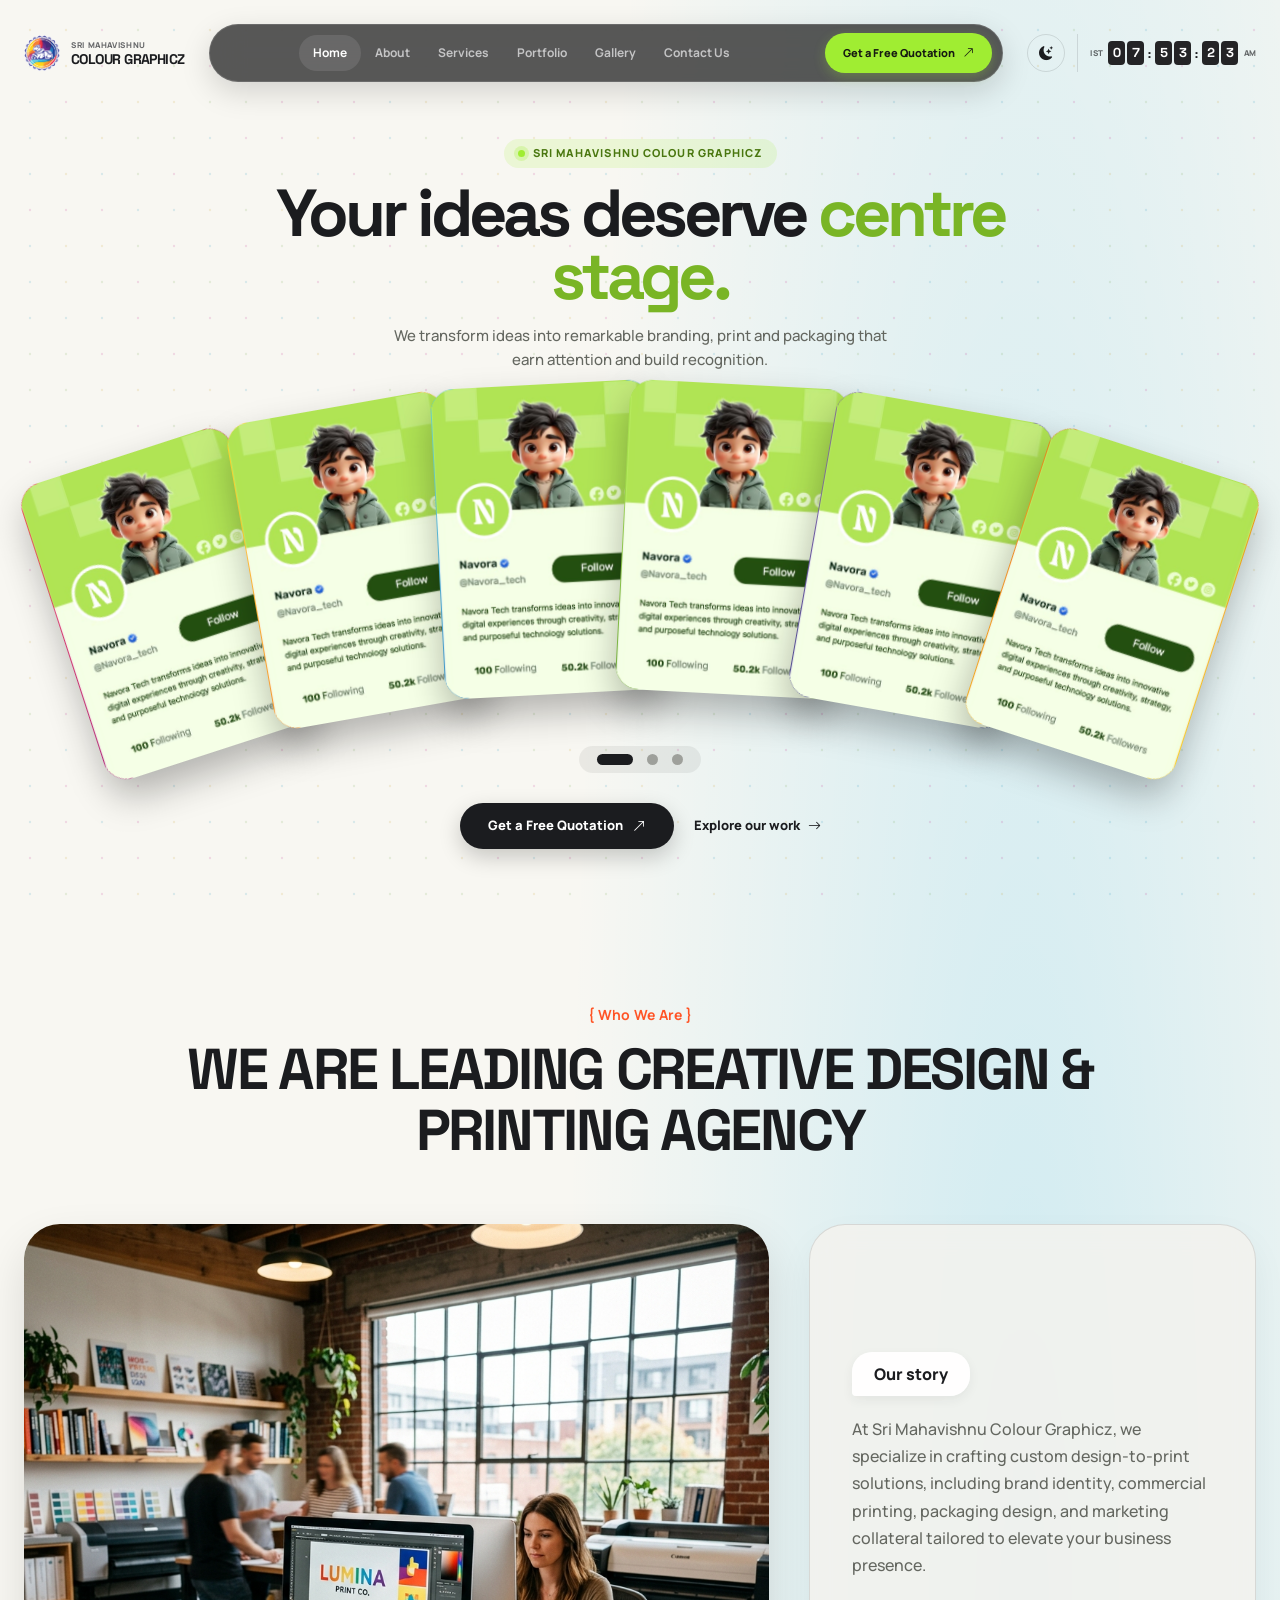
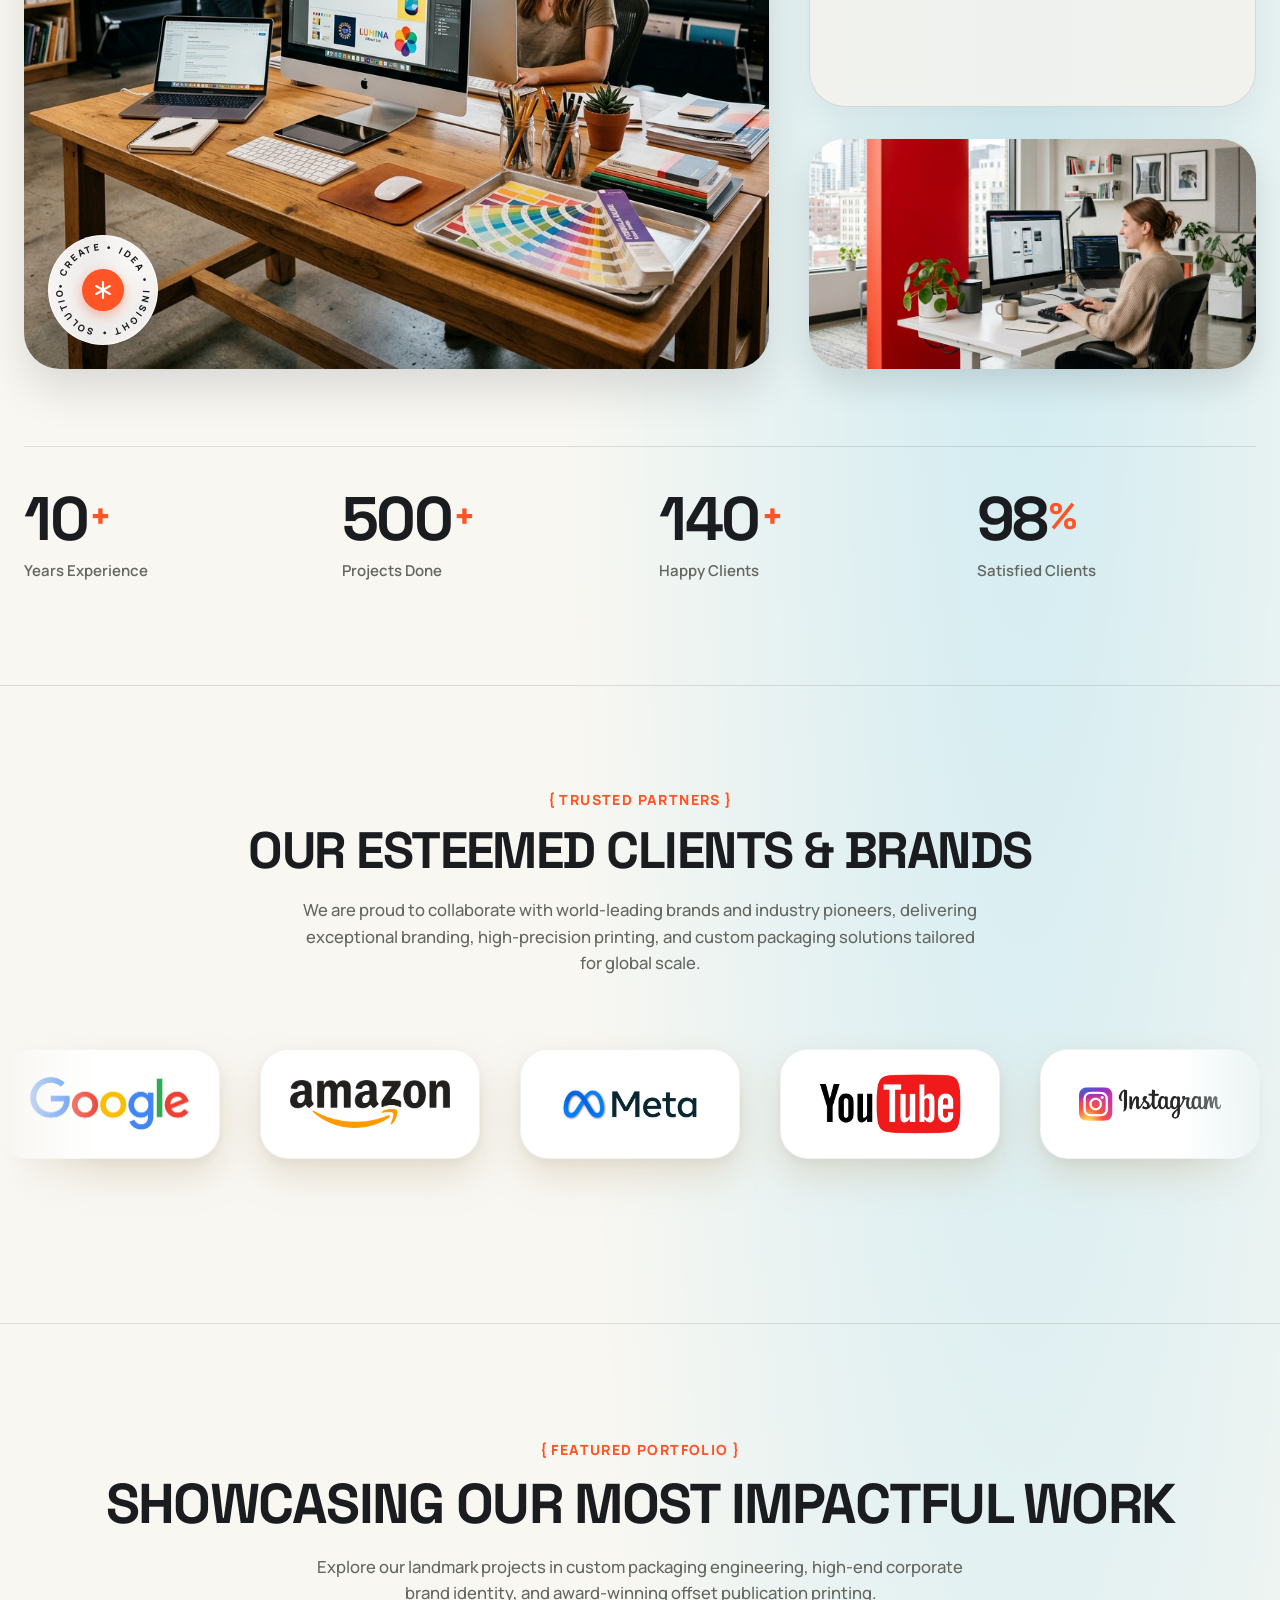
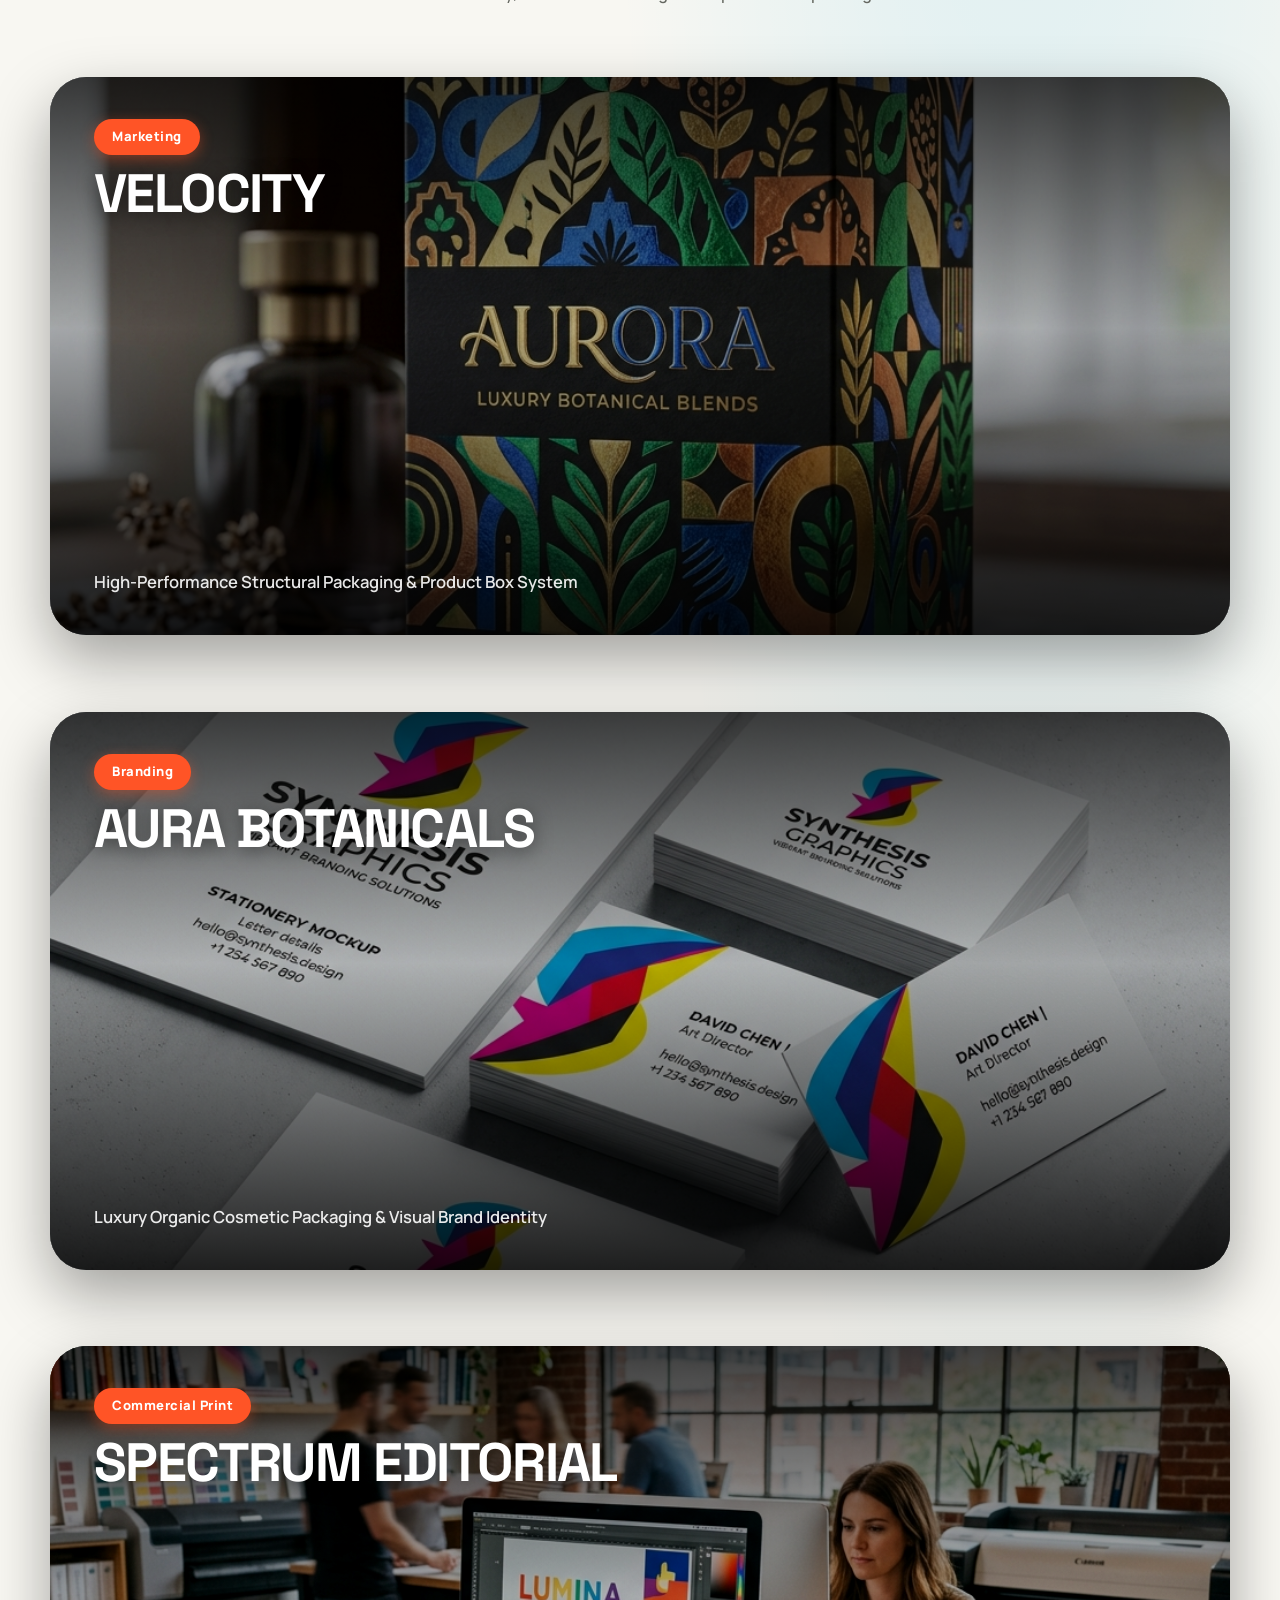
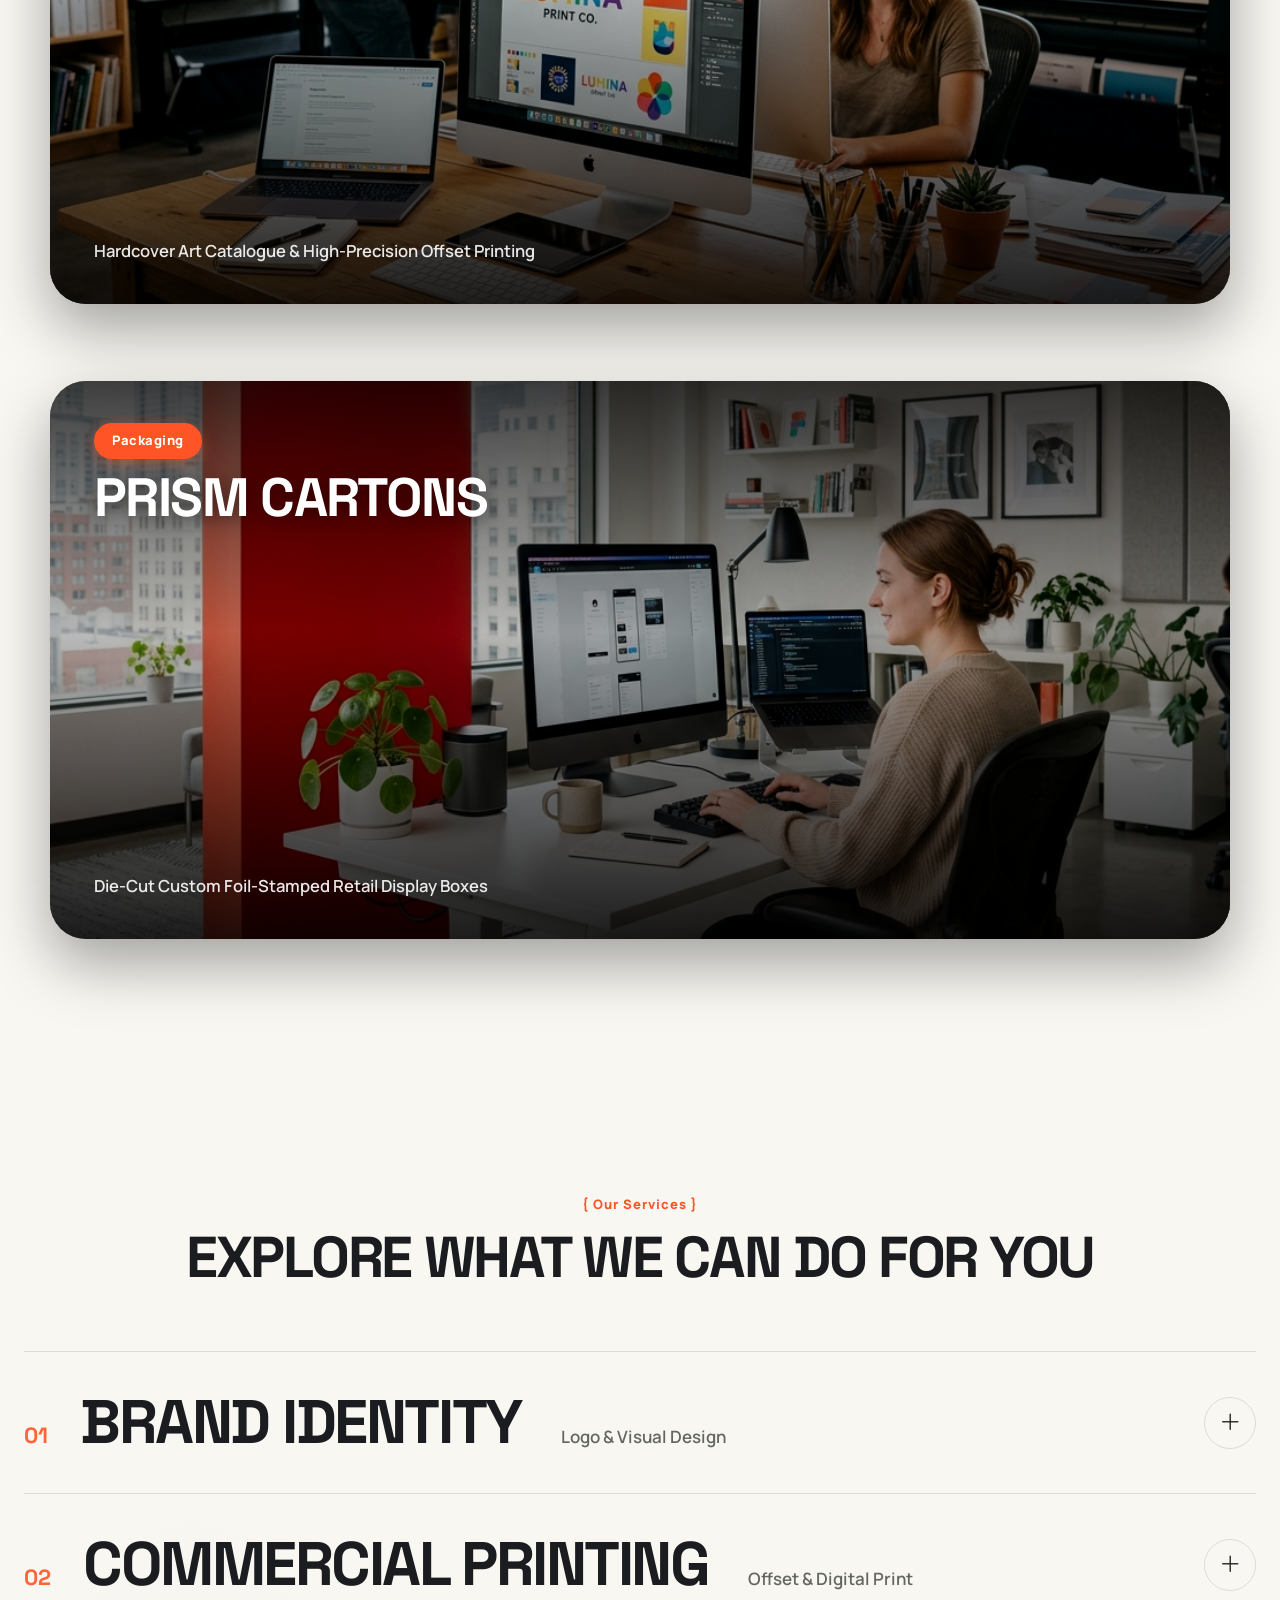
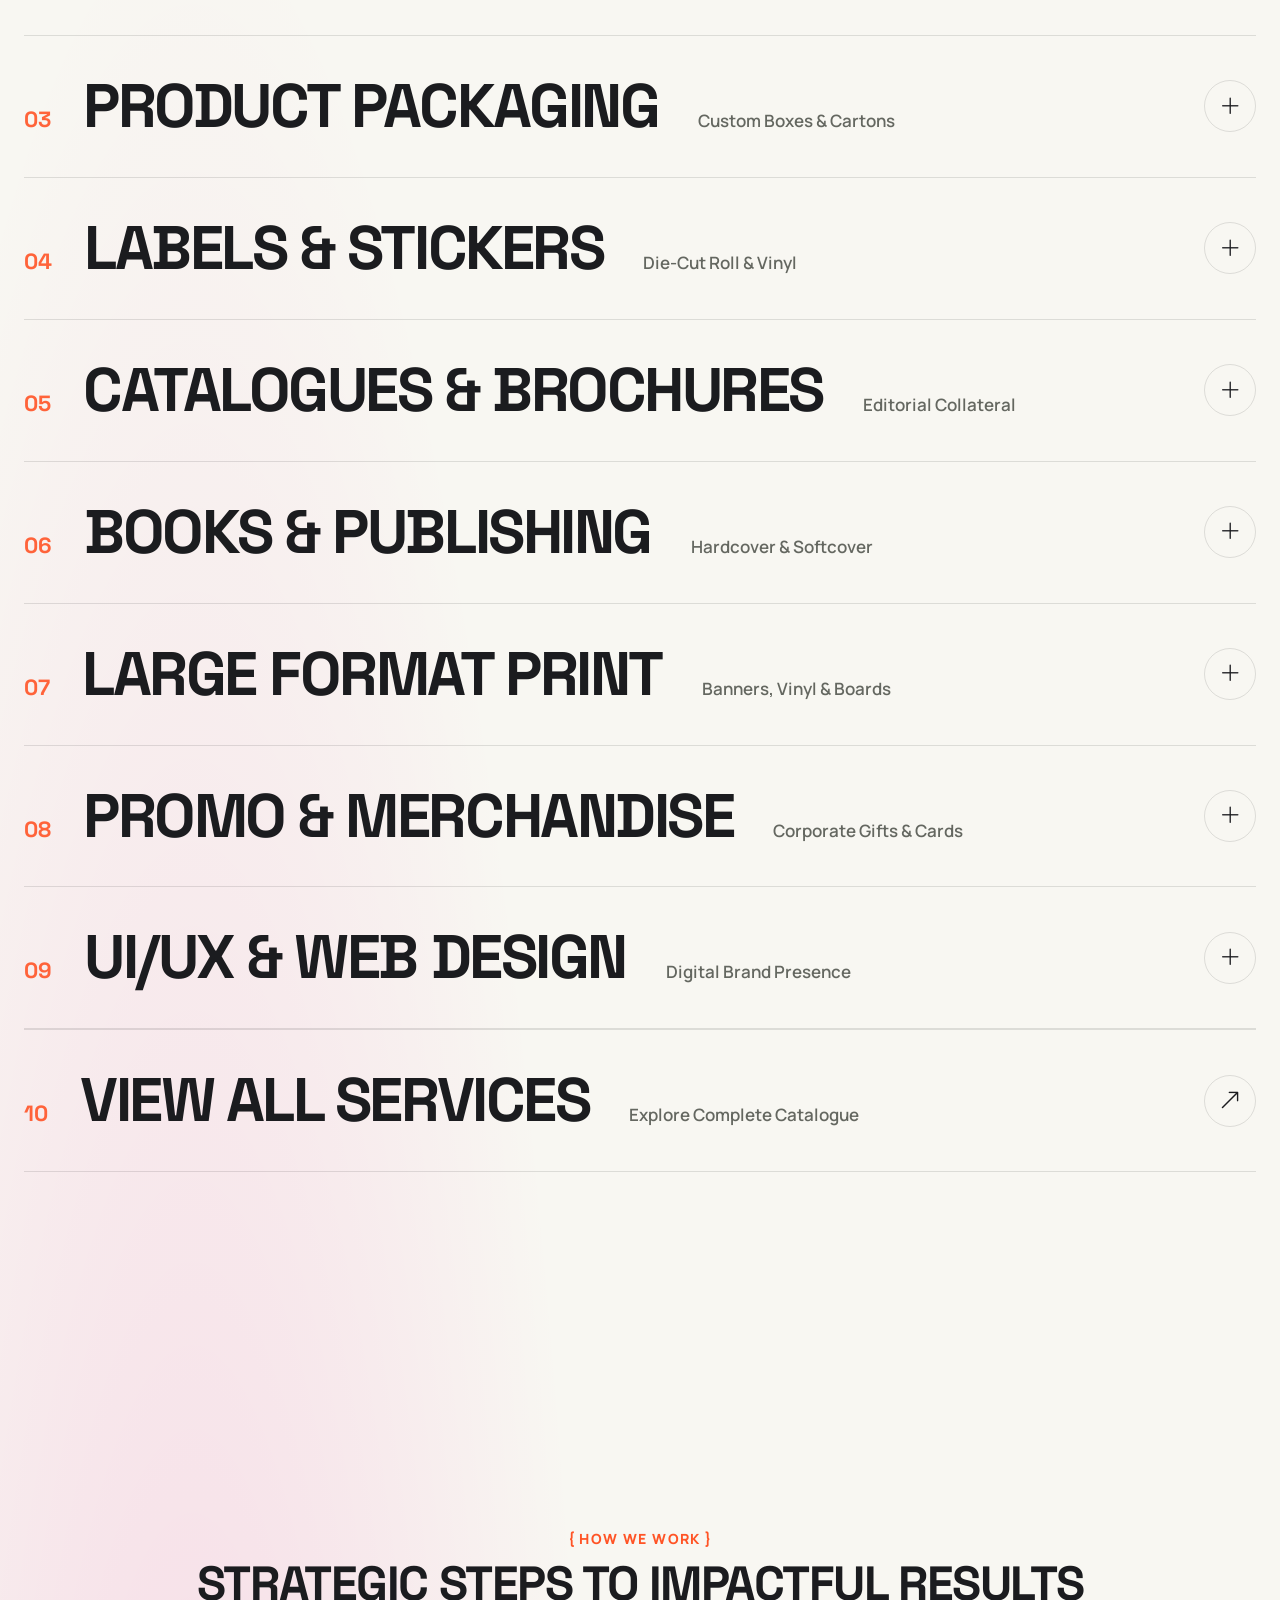
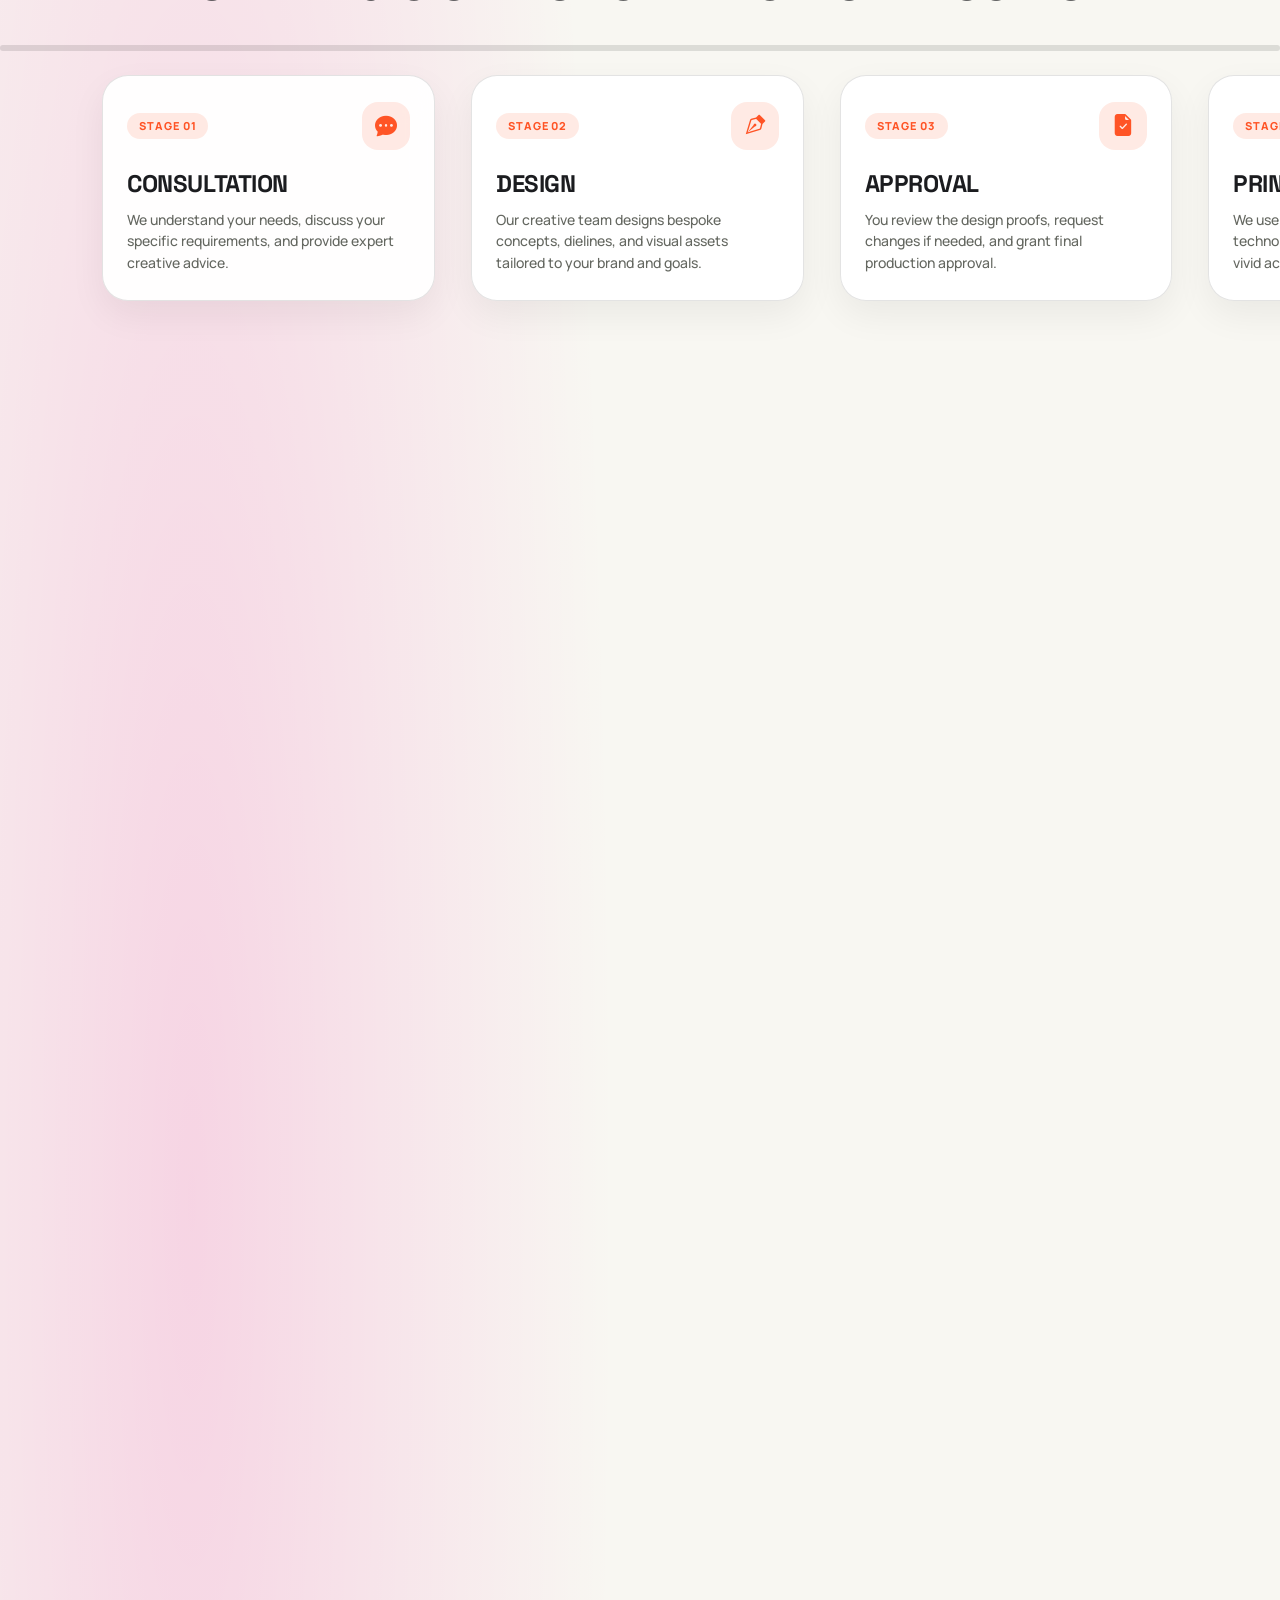
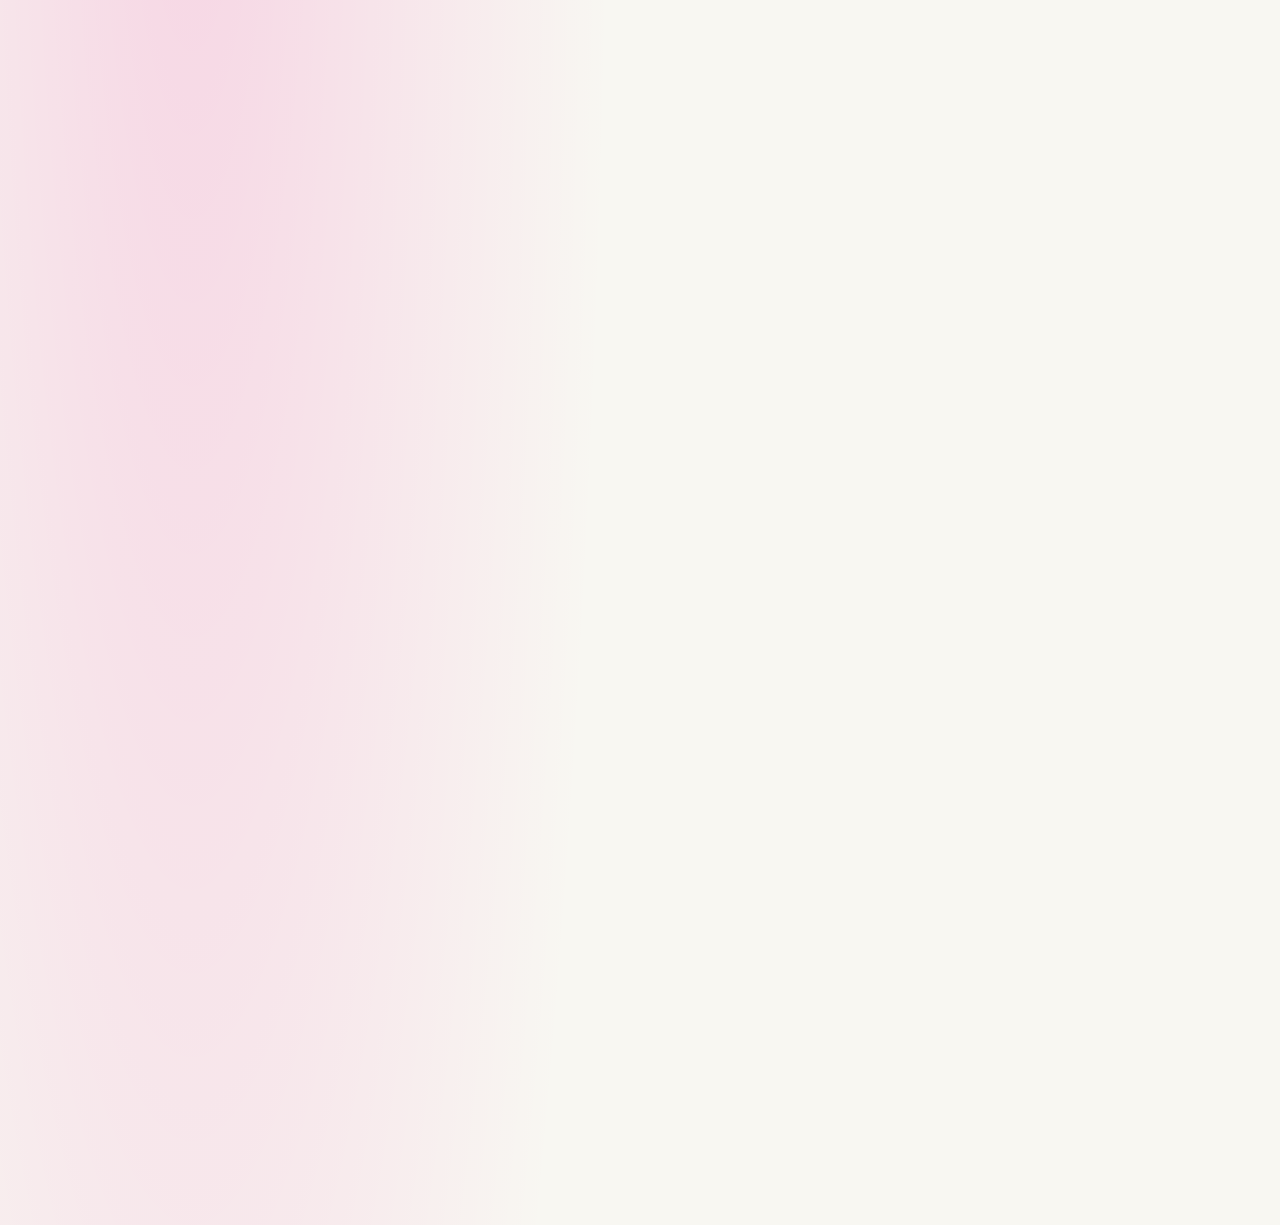
<file: Colour-Graphicz/index.html>
<!doctype html>
<html lang="en">
  <head>
    <meta charset="utf-8">
    <meta name="viewport" content="width=device-width, initial-scale=1">
    <meta name="description" content="Sri Mahavishnu Colour Graphicz - Premium Branding, Print & Packaging Solutions">
    <title>Sri Mahavishnu Colour Graphicz</title>
    
    <!-- Google Fonts -->
    <link rel="preconnect" href="https://fonts.googleapis.com">
    <link rel="preconnect" href="https://fonts.gstatic.com" crossorigin>
    <link href="https://fonts.googleapis.com/css2?family=Manrope:wght@400;500;600;700;800&family=Space+Grotesk:wght@500;600;700&display=swap" rel="stylesheet">
    
    <!-- Bootstrap 5 CSS & Icons -->
    <link href="https://cdn.jsdelivr.net/npm/bootstrap@5.3.3/dist/css/bootstrap.min.css" rel="stylesheet" integrity="sha384-QWTKZyjpPEjISv5WaRU9OFeRpok6YctnYmDr5pNlyT2bRjXh0JMhjY6hW+ALEwIH" crossorigin="anonymous">
    <link href="https://cdn.jsdelivr.net/npm/bootstrap-icons@1.11.3/font/bootstrap-icons.min.css" rel="stylesheet">
    
    <style>
      :root {
        --ink: #1b1c1f;
        --paper: #f8f7f2;
        --line: rgba(27, 28, 31, 0.12);
        --accent: #A0ED32;
        --accent-hover: #8ed42b;
        --coral: #ff5426;
        --subtext: #646760;
        --card-bg: rgba(255, 255, 255, 0.75);
        --sans: "Manrope", Arial, sans-serif;
        --display: "Space Grotesk", Arial, sans-serif;
      }

      * { box-sizing: border-box; }
      html { scroll-behavior: smooth; }

      /* Common Body Background for ALL Sections */
      body {
        margin: 0;
        min-height: 100vh;
        background:
          radial-gradient(ellipse 60% 50% at 80% 15%, rgba(0, 174, 239, 0.16), transparent 60%),
          radial-gradient(ellipse 55% 45% at 15% 85%, rgba(236, 0, 140, 0.14), transparent 60%),
          var(--paper);
        color: var(--ink);
        font-family: var(--sans);
        transition: background-color 250ms ease, color 250ms ease;
        overflow-x: hidden;
        position: relative;
      }

      body.dark-mode {
        --ink: #f8f7f2;
        --paper: #111214;
        --line: rgba(248, 247, 242, 0.14);
        --accent: #d9ee46;
        --accent-hover: #efff64;
        --coral: #ff6033;
        --subtext: #a4a7a0;
        --card-bg: rgba(26, 28, 33, 0.75);
        
        background:
          radial-gradient(ellipse 60% 50% at 80% 15%, rgba(0, 174, 239, 0.18), transparent 60%),
          radial-gradient(ellipse 55% 45% at 15% 85%, rgba(236, 0, 140, 0.16), transparent 60%),
          #111214;
      }

      /* Global Fixed Dot-Grid Canvas Background */
      #globalDotGridCanvas {
        position: fixed;
        top: 0;
        left: 0;
        width: 100vw;
        height: 100vh;
        pointer-events: none;
        z-index: 0;
        opacity: 0.85;
      }

      .site-container {
        width: min(100% - 48px, 1440px);
        margin: 0 auto;
        position: relative;
        z-index: 2;
      }

      /* Header & Navbar Styling */
      .site-header {
        position: sticky;
        top: 0;
        z-index: 1030;
        padding: 24px 0 12px;
        background: transparent;
        transition: padding 250ms cubic-bezier(0.16, 1, 0.3, 1), background 250ms ease, backdrop-filter 250ms ease, box-shadow 250ms ease;
      }

      .site-header.is-scrolled {
        padding: 12px 0 12px;
        background: rgba(248, 247, 242, 0.78);
        backdrop-filter: blur(20px) saturate(180%);
        -webkit-backdrop-filter: blur(20px) saturate(180%);
        border-bottom: 1px solid rgba(27, 28, 31, 0.08);
        box-shadow: 0 10px 30px rgba(0, 0, 0, 0.06);
      }

      body.dark-mode .site-header.is-scrolled {
        background: rgba(17, 18, 20, 0.82);
        backdrop-filter: blur(20px) saturate(180%);
        -webkit-backdrop-filter: blur(20px) saturate(180%);
        border-bottom: 1px solid rgba(248, 247, 242, 0.08);
        box-shadow: 0 10px 35px rgba(0, 0, 0, 0.35);
      }

      .header-row {
        display: flex;
        align-items: center;
        justify-content: space-between;
        gap: 24px;
      }

      .brand {
        display: inline-flex;
        align-items: center;
        gap: 11px;
        color: var(--ink);
        text-decoration: none;
        flex-shrink: 0;
      }

      .brand-mark {
        width: 36px;
        height: 36px;
        display: flex;
        align-items: center;
        justify-content: center;
      }

      .brand-mark img {
        width: 100%;
        height: 100%;
        object-fit: contain;
      }

      .brand-copy {
        display: grid;
        text-transform: uppercase;
        line-height: 1;
        letter-spacing: -0.035em;
      }

      .brand-copy span {
        font-size: 8px;
        font-weight: 800;
        letter-spacing: 0.08em;
        color: #67686a;
      }

      body.dark-mode .brand-copy span {
        color: #a4a7a0;
      }

      .brand-copy strong {
        margin-top: 3px;
        font-family: var(--display);
        font-size: 14px;
        font-weight: 700;
        color: var(--ink);
      }

      .navbar-capsule {
        position: relative;
        flex: 0 1 auto;
        width: min(100%, 820px);
        min-height: 58px;
        padding: 0 10px 0 18px;
        border-radius: 30px;
        background: rgba(59, 59, 59, 0.85);
        color: #f9f9f7;
        backdrop-filter: blur(16px);
        -webkit-backdrop-filter: blur(16px);
        border: 1px solid rgba(255, 255, 255, 0.12);
        box-shadow: 0 10px 30px rgba(0, 0, 0, 0.15);
        transition: background 250ms ease, border-color 250ms ease, box-shadow 250ms ease, backdrop-filter 250ms ease;
      }

      .site-header.is-scrolled .navbar-capsule {
        background: rgba(30, 30, 32, 0.85);
        backdrop-filter: blur(20px) saturate(180%);
        -webkit-backdrop-filter: blur(20px) saturate(180%);
        border: 1px solid rgba(255, 255, 255, 0.2);
        box-shadow: 0 12px 35px rgba(0, 0, 0, 0.25);
      }

      body.dark-mode .navbar-capsule {
        background: rgba(37, 38, 41, 0.85);
        border: 1px solid rgba(255, 255, 255, 0.1);
        box-shadow: 0 10px 35px rgba(0, 0, 0, 0.4);
      }

      body.dark-mode .site-header.is-scrolled .navbar-capsule {
        background: rgba(22, 23, 26, 0.88);
        border: 1px solid rgba(255, 255, 255, 0.18);
      }

      .nav-links .nav-link {
        padding: 9px 14px !important;
        border-radius: 999px;
        color: #c4c4c5;
        font-size: 12px;
        font-weight: 700;
        transition: color 180ms ease, background-color 180ms ease;
      }

      .nav-links .nav-link:hover,
      .nav-links .nav-link:focus-visible {
        background: rgba(160, 237, 50, 0.15);
        color: var(--accent);
      }

      .nav-links .nav-link.active {
        color: #fff;
        background: rgba(255, 255, 255, 0.1);
      }

      .quote-button {
        display: inline-flex;
        align-items: center;
        gap: 8px;
        min-height: 40px;
        margin-left: 10px;
        padding: 10px 18px;
        border-radius: 999px;
        background: var(--accent);
        color: #161a12;
        font-size: 11px;
        font-weight: 800;
        text-decoration: none;
        box-shadow: 0 4px 12px rgba(160, 237, 50, 0.25);
        transition: background 180ms ease, transform 180ms ease, box-shadow 180ms ease;
      }

      .quote-button:hover {
        background: #c0ff65;
        color: #111;
        transform: translateY(-2px);
        box-shadow: 0 6px 18px rgba(160, 237, 50, 0.4);
      }

      .nav-toggle {
        display: none;
        width: 42px;
        height: 42px;
        padding: 8px;
        border: 1px solid rgba(255, 255, 255, 0.2);
        border-radius: 50%;
        background: transparent;
      }

      .nav-toggle span {
        display: block;
        width: 100%;
        height: 2px;
        margin: 4px 0;
        background: #fff;
        transition: transform 180ms ease, opacity 180ms ease;
      }

      .utility-tray {
        display: inline-flex;
        align-items: center;
        gap: 12px;
        color: var(--ink);
      }

      .theme-toggle {
        display: inline-grid;
        width: 38px;
        height: 38px;
        place-items: center;
        padding: 0;
        border: 1px solid var(--line);
        border-radius: 50%;
        background: transparent;
        color: inherit;
        font-size: 14px;
        cursor: pointer;
        transition: background 180ms ease, color 180ms ease, border-color 180ms ease, transform 180ms ease;
      }

      .theme-toggle:hover {
        border-color: var(--accent);
        background: var(--accent);
        color: #090909;
        transform: rotate(15deg);
      }

      .flip-clock {
        display: inline-flex;
        align-items: center;
        gap: 4px;
        min-height: 38px;
        padding-left: 12px;
        border-left: 1px solid var(--line);
        color: currentColor;
        font-variant-numeric: tabular-nums;
      }

      .clock-zone {
        font-size: 8px;
        font-weight: 800;
        letter-spacing: .09em;
        opacity: .65;
      }

      .clock-digits {
        display: inline-flex;
        align-items: center;
        gap: 2px;
      }

      .clock-digit {
        position: relative;
        display: grid;
        width: 17px;
        height: 24px;
        place-items: center;
        overflow: hidden;
        border-radius: 4px;
        background: #242426;
        color: #fff;
        font-family: var(--display);
        font-size: 13px;
        font-weight: 700;
      }

      .clock-separator {
        padding: 0 1px;
        font-size: 14px;
        font-weight: 800;
      }

      .clock-meridiem {
        font-size: 8px;
        font-weight: 800;
        opacity: .65;
        margin-left: 2px;
      }

      /* Hero Section with Transparent Overlay */
      .hero-deck {
        position: relative;
        padding: clamp(24px, 3.5vw, 50px) 0 clamp(30px, 4vw, 55px);
        overflow: hidden;
        background: transparent;
      }

      .hero-deck-intro {
        text-align: center;
        max-width: 840px;
        margin: 0 auto;
      }

      .hero-kicker {
        display: inline-flex;
        align-items: center;
        gap: 8px;
        margin-bottom: 14px;
        padding: 6px 14px;
        border-radius: 999px;
        background: rgba(160, 237, 50, 0.15);
        color: #4a7710;
        font-size: 11px;
        font-weight: 800;
        letter-spacing: .1em;
        text-transform: uppercase;
      }

      body.dark-mode .hero-kicker {
        color: var(--accent);
        background: rgba(160, 237, 50, 0.12);
      }

      .hero-kicker span {
        width: 7px;
        height: 7px;
        border-radius: 50%;
        background: var(--accent);
        box-shadow: 0 0 0 4px rgba(160, 237, 50, 0.25);
      }

      .hero-deck-intro h1 {
        margin: 0 auto;
        font-family: var(--display);
        font-size: clamp(42px, 5.2vw, 80px);
        font-weight: 700;
        letter-spacing: -.06em;
        line-height: .95;
        color: var(--ink);
      }

      .hero-deck-intro h1 em {
        position: relative;
        color: #79b525;
        font-style: normal;
      }

      body.dark-mode .hero-deck-intro h1 em {
        color: var(--accent);
      }

      .hero-deck-intro p.hero-subtitle {
        max-width: 520px;
        margin: 16px auto 0;
        color: var(--subtext);
        font-size: 15px;
        font-weight: 500;
        line-height: 1.6;
      }

      /* Compact Viewport & Stage */
      .deck-viewport {
        position: relative;
        min-height: 350px;
        margin: 24px auto 0;
        display: flex;
        align-items: center;
        justify-content: center;
        perspective: 1400px;
      }

      .deck-stage {
        position: relative;
        width: min(100%, 1150px);
        height: 345px;
        margin: 0 auto;
        will-change: transform, opacity;
      }

      /* Slow Slide-Up Entrance Animation */
      .deck-stage.is-intro-sliding {
        opacity: 0;
        transform: translateY(140px);
        animation: slow-slide-up-intro 1200ms cubic-bezier(0.22, 1, 0.36, 1) forwards;
      }

      @keyframes slow-slide-up-intro {
        0% {
          opacity: 0;
          transform: translateY(140px);
        }
        100% {
          opacity: 1;
          transform: translateY(0);
        }
      }

      /* Deck Section Transition Animations */
      .deck-stage.is-exit-right {
        transform: translateX(120vw) !important;
        opacity: 0 !important;
        transition: transform 450ms cubic-bezier(.4, 0, .2, 1), opacity 400ms ease !important;
      }

      .deck-stage.is-enter-left {
        transform: translateX(-120vw) !important;
        opacity: 0 !important;
        transition: none !important;
      }

      .deck-stage.is-entering {
        transform: translateX(0) !important;
        opacity: 1 !important;
        transition: transform 500ms cubic-bezier(.16, 1, .3, 1), opacity 420ms ease !important;
      }

      /* Large Card Design - NO GAP, NO PADDING */
      .deck-card {
        --x: 0px;
        --y: 0px;
        --r: 0deg;
        --drag-x: 0px;
        --drag-y: 0px;
        --scale: 1;
        --i: 0;
        
        position: absolute;
        top: 15px;
        left: 50%;
        width: 220px;
        height: 310px;
        padding: 0 !important;
        margin: 0;
        overflow: hidden;
        border-radius: 24px;
        cursor: grab;
        touch-action: none;
        user-select: none;
        box-shadow: 0 18px 36px rgba(0, 0, 0, 0.28);
        
        transform: translate(calc(-50% + var(--x) + var(--drag-x)), calc(var(--y) + var(--drag-y))) rotate(var(--r)) scale(var(--scale));
        transform-origin: 50% 115%;
        transition: transform 750ms cubic-bezier(.22, 1, .36, 1), box-shadow 320ms ease, filter 320ms ease;
        transition-delay: calc(var(--i) * 40ms);
        will-change: transform;
      }

      /* Full Bleed Image Frame */
      .card-img-frame {
        position: relative;
        width: 100%;
        height: 100%;
        border-radius: 24px;
        overflow: hidden;
        margin: 0;
        padding: 0;
      }

      .card-hero-img {
        width: 100%;
        height: 100%;
        object-fit: cover;
        display: block;
        pointer-events: none;
        border-radius: 24px;
        transition: transform 400ms ease;
      }

      /* Stacked / Bundled state */
      .deck-card.is-bundled {
        --x: 0px !important;
        --y: 0px !important;
        --r: 0deg !important;
        --scale: 0.95 !important;
        transition-delay: 0ms !important;
      }

      /* Hover Pop Forward Effect */
      .deck-card:not(.is-dragging):not(.is-bundled):hover {
        --scale: 1.18;
        z-index: 100 !important;
        filter: saturate(1.2) contrast(1.04);
        box-shadow: 0 32px 55px rgba(0, 0, 0, 0.45);
        transition-delay: 0ms !important;
      }

      .deck-card:not(.is-dragging):not(.is-bundled):hover .card-hero-img {
        transform: scale(1.05);
      }

      /* Active Drag State */
      .deck-card.is-dragging {
        --scale: 1.12;
        cursor: grabbing;
        z-index: 120 !important;
        filter: saturate(1.25);
        box-shadow: 0 35px 60px rgba(0, 0, 0, 0.5);
        transition: box-shadow 200ms ease, filter 200ms ease !important;
        transition-delay: 0ms !important;
      }

      /* Section Navigation Footer & 3 Clickable Dots */
      .deck-footer {
        display: flex;
        flex-direction: column;
        align-items: center;
        justify-content: center;
        gap: 16px;
        margin-top: 0px;
      }

      .deck-dots {
        display: inline-flex;
        align-items: center;
        gap: 14px;
        padding: 8px 18px;
        border-radius: 999px;
        background: rgba(0, 0, 0, 0.06);
      }

      body.dark-mode .deck-dots {
        background: rgba(255, 255, 255, 0.08);
      }

      .deck-dot {
        width: 11px;
        height: 11px;
        padding: 0;
        border: 0;
        border-radius: 50%;
        background: #9ea09b;
        cursor: pointer;
        transition: width 300ms cubic-bezier(.2, 1, .2, 1), background 300ms ease, border-radius 300ms ease;
      }

      .deck-dot:hover {
        background: #737570;
      }

      .deck-dot.is-active {
        width: 36px;
        border-radius: 999px;
        background: #1b1c1f;
      }

      body.dark-mode .deck-dot.is-active {
        background: var(--accent);
      }

      /* Hero Actions */
      .hero-actions {
        display: flex;
        align-items: center;
        justify-content: center;
        gap: 20px;
        margin-top: 14px;
      }

      .btn-hero-primary {
        display: inline-flex;
        align-items: center;
        gap: 10px;
        padding: 13px 28px;
        border-radius: 999px;
        background: #1b1c1f;
        color: #fff;
        font-size: 13px;
        font-weight: 800;
        text-decoration: none;
        box-shadow: 0 8px 22px rgba(0, 0, 0, 0.2);
        transition: background 180ms ease, transform 180ms ease;
      }

      body.dark-mode .btn-hero-primary {
        background: #f8f7f2;
        color: #111;
      }

      .btn-hero-primary:hover {
        background: var(--accent);
        color: #111;
        transform: translateY(-2px);
      }

      .btn-hero-secondary {
        display: inline-flex;
        align-items: center;
        gap: 8px;
        color: var(--ink);
        font-size: 13px;
        font-weight: 800;
        text-decoration: none;
        transition: transform 180ms ease;
      }

      .btn-hero-secondary:hover {
        color: var(--accent);
      }

      .btn-hero-secondary i {
        transition: transform 180ms ease;
      }

      .btn-hero-secondary:hover i {
        transform: translateX(4px);
      }

      /* ========================================================
         "WHO WE ARE" (ABOUT SECTION WITH CARD GRID & STATS)
         ======================================================== */
      .who-we-are-section {
        position: relative;
        padding: clamp(65px, 8vw, 120px) 0;
        background: transparent;
        color: var(--ink);
        overflow: hidden;
      }

      .who-header-top {
        text-align: center;
        margin-bottom: clamp(36px, 5vw, 64px);
      }

      .who-kicker-tag {
        display: inline-block;
        font-family: var(--sans);
        font-size: 14px;
        font-weight: 700;
        color: var(--coral);
        margin-bottom: 14px;
        letter-spacing: 0.02em;
        text-align: center;
      }

      .who-header-title {
        font-family: var(--display);
        font-size: clamp(32px, 4.5vw, 64px);
        font-weight: 800;
        letter-spacing: -.04em;
        line-height: 1.05;
        text-transform: uppercase;
        color: var(--ink);
        margin: 0 auto clamp(36px, 5vw, 64px);
        max-width: 1150px;
        text-align: center;
      }

      /* Grid Layout matching reference image */
      .who-grid {
        display: grid;
        grid-template-columns: 1.25fr 0.75fr;
        gap: clamp(24px, 3.5vw, 40px);
        align-items: stretch;
      }

      @media (max-width: 991px) {
        .who-grid {
          grid-template-columns: 1fr;
        }
      }

      /* Left Main Image Card */
      .who-main-card {
        position: relative;
        border-radius: 36px;
        overflow: hidden;
        height: 100%;
        min-height: 480px;
        box-shadow: 0 20px 45px rgba(0, 0, 0, 0.12);
        background: #eef0eb;
      }

      .who-main-card img {
        width: 100%;
        height: 100%;
        object-fit: cover;
        display: block;
      }

      /* Rotating Solution/Idea/Insight Badge in bottom left */
      .who-badge-rotating {
        position: absolute;
        bottom: 24px;
        left: 24px;
        width: 110px;
        height: 110px;
        border-radius: 50%;
        background: rgba(255, 255, 255, 0.92);
        backdrop-filter: blur(12px);
        -webkit-backdrop-filter: blur(12px);
        border: 1px solid rgba(255, 255, 255, 0.8);
        display: flex;
        align-items: center;
        justify-content: center;
        box-shadow: 0 12px 30px rgba(0, 0, 0, 0.18);
        z-index: 5;
      }

      body.dark-mode .who-badge-rotating {
        background: rgba(30, 32, 38, 0.85);
        border-color: rgba(255, 255, 255, 0.15);
      }

      .who-badge-rotating svg.text-spin {
        position: absolute;
        inset: 0;
        width: 100%;
        height: 100%;
        animation: spin-badge 18s linear infinite;
        color: var(--ink);
      }

      @keyframes spin-badge {
        from { transform: rotate(0deg); }
        to { transform: rotate(360deg); }
      }

      .who-badge-icon {
        width: 42px;
        height: 42px;
        border-radius: 50%;
        background: var(--coral);
        color: #fff;
        display: flex;
        align-items: center;
        justify-content: center;
        font-size: 18px;
        position: relative;
        z-index: 2;
        box-shadow: 0 4px 12px rgba(255, 84, 38, 0.4);
      }

      /* Right Column Stack - Fill & Balance Height */
      .who-right-stack {
        display: flex;
        flex-direction: column;
        justify-content: space-between;
        gap: clamp(20px, 2.5vw, 32px);
        height: 100%;
      }

      /* Top Story Card */
      .who-story-card {
        position: relative;
        border-radius: 36px;
        padding: clamp(28px, 3.5vw, 42px);
        background: rgba(244, 243, 238, 0.85);
        backdrop-filter: blur(14px);
        -webkit-backdrop-filter: blur(14px);
        border: 1px solid var(--line);
        box-shadow: 0 15px 35px rgba(0, 0, 0, 0.05);
        display: flex;
        flex-direction: column;
        align-items: flex-start;
        flex: 1;
        justify-content: center;
      }

      body.dark-mode .who-story-card {
        background: rgba(26, 28, 33, 0.9);
        border-color: rgba(255, 255, 255, 0.12);
      }

      .who-story-header-box {
        display: inline-block;
        padding: 10px 22px;
        border-radius: 20px 20px 20px 4px;
        background: rgba(255, 255, 255, 0.95);
        color: #1b1c1f;
        font-family: var(--sans);
        font-size: 16px;
        font-weight: 800;
        margin-bottom: 20px;
        box-shadow: 0 4px 12px rgba(0, 0, 0, 0.06);
      }

      body.dark-mode .who-story-header-box {
        background: rgba(255, 255, 255, 0.15);
        color: #ffffff !important;
        border: 1px solid rgba(255, 255, 255, 0.2);
        box-shadow: 0 4px 15px rgba(0, 0, 0, 0.3);
      }

      .who-story-text {
        font-size: clamp(14px, 1.25vw, 16px);
        font-weight: 500;
        line-height: 1.7;
        color: var(--subtext);
        margin: 0;
      }

      body.dark-mode .who-story-text {
        color: rgba(248, 247, 242, 0.88);
      }

      /* Bottom Secondary Image Card */
      .who-sec-card {
        position: relative;
        border-radius: 36px;
        overflow: hidden;
        height: 230px;
        flex-shrink: 0;
        box-shadow: 0 15px 35px rgba(0, 0, 0, 0.12);
        background: #f0ede6;
      }

      .who-sec-card img {
        width: 100%;
        height: 100%;
        object-fit: cover;
        display: block;
      }

      .who-sec-card img {
        width: 100%;
        height: 100%;
        object-fit: cover;
        display: block;
      }

      /* Statistics Grid Row (4 Columns) */
      .who-stats-row {
        display: grid;
        grid-template-columns: repeat(4, 1fr);
        gap: clamp(20px, 3vw, 40px);
        margin-top: clamp(48px, 6vw, 84px);
        padding-top: clamp(28px, 4vw, 42px);
        border-top: 1px solid var(--line);
      }

      @media (max-width: 767px) {
        .who-stats-row {
          grid-template-columns: repeat(2, 1fr);
          gap: 24px;
        }
      }

      .who-stat-item {
        display: flex;
        flex-direction: column;
      }

      .who-stat-val {
        font-family: var(--display);
        font-size: clamp(38px, 4.8vw, 68px);
        font-weight: 800;
        line-height: 1;
        letter-spacing: -.04em;
        color: var(--ink);
      }

      .who-stat-val sup {
        font-size: 0.6em;
        color: var(--coral);
        top: -0.3em;
        margin-left: 2px;
      }

      .who-stat-lbl {
        margin-top: 10px;
        font-size: clamp(12px, 1.2vw, 15px);
        font-weight: 600;
        color: var(--subtext);
      }


      /* ========================================================
         CLIENT LOGOS AUTO-SCROLLING MARQUEE SECTION (160x80)
         ======================================================== */
      .clients-marquee-section {
        position: relative;
        padding: clamp(65px, 8vw, 110px) 0;
        background: transparent;
        overflow: hidden;
        border-top: 1px solid var(--line);
        border-bottom: 1px solid var(--line);
      }

      .clients-header {
        text-align: center;
        margin-bottom: clamp(36px, 5vw, 56px);
      }

      .clients-kicker {
        font-family: var(--sans);
        font-size: 14px;
        font-weight: 800;
        letter-spacing: .1em;
        color: var(--coral);
        margin-bottom: 10px;
        text-align: center;
        text-transform: uppercase;
      }

      .clients-title {
        font-family: var(--display);
        font-size: clamp(28px, 4vw, 52px);
        font-weight: 800;
        letter-spacing: -.03em;
        text-transform: uppercase;
        color: var(--ink);
        text-align: center;
        margin: 0;
      }

      .clients-desc {
        max-width: 680px;
        margin: 16px auto 0;
        font-size: clamp(15px, 1.3vw, 17px);
        font-weight: 500;
        line-height: 1.6;
        color: var(--subtext);
        text-align: center;
      }

      body.dark-mode .clients-desc {
        color: rgba(248, 247, 242, 0.82);
      }

      .marquee-wrapper {
        position: relative;
        width: 100%;
        overflow: hidden;
        display: flex;
        user-select: none;
        padding: 16px 0 62px 0;
        mask-image: linear-gradient(to right, transparent, black 8%, black 92%, transparent);
        -webkit-mask-image: linear-gradient(to right, transparent, black 8%, black 92%, transparent);
      }

      .marquee-track {
        display: flex;
        align-items: center;
        gap: 40px; /* Equal & even spacing between all logos */
        flex-shrink: 0;
        animation: marquee-scroll 34s linear infinite;
        will-change: transform;
      }

      .marquee-wrapper:hover .marquee-track {
        animation-play-state: paused;
      }

      @keyframes marquee-scroll {
        0% { transform: translateX(0); }
        100% { transform: translateX(-50%); }
      }

      /* Premium Card Container for 160x80 Logos (Visible Soft Warm Shadow) */
      .client-logo-card {
        display: inline-flex;
        align-items: center;
        justify-content: center;
        width: 220px;
        height: 110px;
        padding: 15px 25px;
        border-radius: 28px;
        background: #ffffff;
        border: 1px solid rgba(0, 0, 0, 0.05);
        box-shadow: 0 16px 36px rgba(195, 175, 140, 0.35), 0 4px 12px rgba(0, 0, 0, 0.05);
        transition: transform 280ms cubic-bezier(0.16, 1, 0.3, 1), border-color 280ms ease, box-shadow 280ms ease, background 280ms ease;
        flex-shrink: 0;
      }

      body.dark-mode .client-logo-card {
        background: rgba(30, 32, 38, 0.94);
        border-color: rgba(255, 255, 255, 0.16);
        box-shadow: 0 16px 40px rgba(0, 0, 0, 0.55), 0 4px 12px rgba(0, 0, 0, 0.3);
      }

      .client-logo-card:hover {
        transform: translateY(-6px) scale(1.05);
        border-color: var(--coral);
        box-shadow: 0 22px 48px rgba(195, 175, 140, 0.48), 0 8px 20px rgba(255, 84, 38, 0.15);
      }

      body.dark-mode .client-logo-card:hover {
        border-color: var(--accent);
        box-shadow: 0 20px 45px rgba(0, 0, 0, 0.75), 0 0 25px rgba(160, 237, 50, 0.25);
      }

      /* Exact 160px x 80px Logo Image Size */
      .client-logo-img {
        width: 160px;
        height: 80px;
        object-fit: contain;
        display: block;
        transition: transform 250ms ease, filter 250ms ease;
      }

      .client-logo-card:hover .client-logo-img {
        transform: scale(1.06);
      }


      /* ========================================================
         SHOWCASING OUR MOST IMPACTFUL WORK (SCROLL-STACK SECTION)
         ======================================================== */
      .scroll-stack-section {
        position: relative;
        padding: clamp(70px, 9vw, 120px) 0 clamp(100px, 12vw, 160px);
        background: transparent;
        overflow: visible;
      }

      .scroll-stack-header {
        text-align: center;
        margin-bottom: clamp(40px, 6vw, 70px);
      }

      .scroll-stack-kicker {
        font-family: var(--sans);
        font-size: 14px;
        font-weight: 800;
        letter-spacing: .1em;
        color: var(--coral);
        margin-bottom: 10px;
        text-align: center;
        text-transform: uppercase;
      }

      .scroll-stack-title {
        font-family: var(--display);
        font-size: clamp(30px, 4.5vw, 56px);
        font-weight: 800;
        letter-spacing: -.03em;
        text-transform: uppercase;
        color: var(--ink);
        text-align: center;
        margin: 0;
      }

      .scroll-stack-desc {
        max-width: 680px;
        margin: 16px auto 0;
        font-size: clamp(15px, 1.3vw, 17px);
        font-weight: 500;
        line-height: 1.6;
        color: var(--subtext);
        text-align: center;
      }

      body.dark-mode .scroll-stack-desc {
        color: rgba(248, 247, 242, 0.82);
      }

      /* Stack Container holding sticky stacked cards */
      .scroll-stack-container {
        position: relative;
        display: flex;
        flex-direction: column;
        gap: clamp(40px, 6vw, 80px);
        width: 100%;
        max-width: 1180px;
        margin: 0 auto;
      }

      /* Sticky Scroll Card */
      .stack-card {
        position: sticky;
        top: clamp(110px, 14vh, 150px);
        width: 100%;
        height: clamp(460px, 62vh, 580px);
        border-radius: 36px;
        overflow: hidden;
        background: #111215;
        box-shadow: 0 25px 60px rgba(0, 0, 0, 0.35);
        cursor: pointer;
        transition: transform 450ms cubic-bezier(0.16, 1, 0.3, 1), box-shadow 450ms ease, filter 450ms ease;
        will-change: transform;
      }

      .stack-card-bg {
        position: absolute;
        inset: 0;
        width: 100%;
        height: 100%;
        object-fit: cover;
        transition: transform 600ms cubic-bezier(0.16, 1, 0.3, 1), filter 600ms ease;
        filter: brightness(0.85) contrast(1.05);
      }

      .stack-card:hover .stack-card-bg {
        transform: scale(1.08);
        filter: brightness(0.96) contrast(1.12);
      }

      /* Dark gradient overlay behind text */
      .stack-card-overlay {
        position: absolute;
        inset: 0;
        background: linear-gradient(180deg, rgba(0,0,0,0.72) 0%, rgba(0,0,0,0.15) 45%, rgba(0,0,0,0.85) 100%);
        pointer-events: none;
      }

      /* Card Top Header Content Overlay (Tag & Title matching user screenshot) */
      .stack-card-header {
        position: absolute;
        top: clamp(28px, 4vw, 42px);
        left: clamp(28px, 4vw, 44px);
        z-index: 10;
        display: flex;
        flex-direction: column;
        align-items: flex-start;
        gap: 12px;
        pointer-events: none;
      }

      .stack-card-tag {
        display: inline-block;
        padding: 8px 18px;
        border-radius: 999px;
        background: var(--coral);
        color: #ffffff;
        font-family: var(--sans);
        font-size: 13px;
        font-weight: 800;
        letter-spacing: .04em;
        box-shadow: 0 4px 14px rgba(255, 84, 38, 0.4);
      }

      .stack-card-name {
        font-family: var(--display);
        font-size: clamp(32px, 4.5vw, 54px);
        font-weight: 800;
        letter-spacing: -.03em;
        line-height: 1;
        color: #ffffff;
        text-transform: uppercase;
        margin: 0;
        text-shadow: 0 4px 18px rgba(0, 0, 0, 0.5);
      }

      .stack-card-bottom {
        position: absolute;
        bottom: clamp(28px, 4vw, 40px);
        left: clamp(28px, 4vw, 44px);
        right: clamp(28px, 4vw, 44px);
        z-index: 10;
        display: flex;
        align-items: center;
        justify-content: space-between;
        pointer-events: none;
      }

      .stack-card-sub {
        font-size: clamp(14px, 1.3vw, 17px);
        font-weight: 600;
        color: rgba(255, 255, 255, 0.9);
        max-width: 520px;
        margin: 0;
      }

      /* Custom Follower "View" Cursor Badge floating over active card */
      .card-view-follower {
        position: absolute;
        top: 0;
        left: 0;
        width: 78px;
        height: 78px;
        border-radius: 50%;
        background: rgba(255, 255, 255, 0.92);
        backdrop-filter: blur(12px);
        -webkit-backdrop-filter: blur(12px);
        color: #111215;
        display: flex;
        flex-direction: column;
        align-items: center;
        justify-content: center;
        gap: 2px;
        font-family: var(--sans);
        font-size: 12px;
        font-weight: 800;
        pointer-events: none;
        z-index: 50;
        opacity: 0;
        transform: translate(-50%, -50%) scale(0.5);
        transition: opacity 250ms ease, transform 250ms cubic-bezier(0.16, 1, 0.3, 1);
        box-shadow: 0 12px 30px rgba(0, 0, 0, 0.3);
      }

      .card-view-follower.is-active {
        opacity: 1;
        transform: translate(-50%, -50%) scale(1);
      }

      .card-view-follower i {
        font-size: 16px;
      }


      /* ========================================================
         INTERACTIVE SERVICES SECTION (WITH MOUSE PREVIEW)
         ======================================================== */
      .services-interactive-section {
        position: relative;
        padding: clamp(65px, 8vw, 120px) 0;
        background: transparent;
        color: var(--ink);
        overflow: hidden;
        transition: color 250ms ease;
      }

      /* Mouse-Following Floating Image Preview Container */
      .service-mouse-preview {
        position: absolute;
        top: 0;
        left: 0;
        width: 270px;
        height: 180px;
        border-radius: 20px;
        overflow: hidden;
        pointer-events: none;
        z-index: 90;
        opacity: 0;
        transform: translate(-50%, -50%) scale(0.8) rotate(0deg);
        box-shadow: 0 24px 48px rgba(0, 0, 0, 0.35);
        transition: opacity 300ms ease, transform 100ms ease-out;
        will-change: transform, opacity;
      }

      .service-mouse-preview.is-visible {
        opacity: 1;
      }

      .service-mouse-preview img {
        width: 100%;
        height: 100%;
        object-fit: cover;
        display: block;
      }

      .services-header-top {
        text-align: center;
        margin-bottom: clamp(32px, 5vw, 64px);
      }

      .services-kicker {
        font-family: var(--sans);
        font-size: 13px;
        font-weight: 800;
        letter-spacing: .08em;
        color: var(--coral);
        margin-bottom: 12px;
        text-align: center;
      }

      .services-main-title {
        font-family: var(--display);
        font-size: clamp(32px, 4.5vw, 62px);
        font-weight: 800;
        letter-spacing: -.04em;
        line-height: 1.05;
        text-transform: uppercase;
        margin: 0 auto clamp(32px, 5vw, 64px);
        color: var(--ink);
        text-align: center;
        max-width: 1050px;
      }
        margin-bottom: clamp(32px, 5vw, 64px);
        color: var(--ink);
      }

      .services-list {
        display: flex;
        flex-direction: column;
      }

      .service-row {
        position: relative;
        display: flex;
        align-items: center;
        justify-content: space-between;
        padding: clamp(24px, 3.2vw, 42px) 0;
        border-bottom: 1px solid var(--line);
        cursor: pointer;
        text-decoration: none;
        color: var(--ink);
        transition: padding-left 250ms ease, background-color 200ms ease;
      }

      .service-row:first-of-type {
        border-top: 1px solid var(--line);
      }

      .service-left {
        display: flex;
        align-items: baseline;
        gap: clamp(14px, 2.5vw, 32px);
        flex-wrap: wrap;
      }

      .service-num {
        font-family: var(--display);
        font-size: clamp(16px, 1.8vw, 22px);
        font-weight: 800;
        color: var(--coral);
        opacity: 0.9;
      }

      .service-name {
        margin: 0;
        font-family: var(--display);
        font-size: clamp(32px, 4.8vw, 72px);
        font-weight: 800;
        letter-spacing: -.04em;
        line-height: .95;
        text-transform: uppercase;
        color: var(--ink);
        transition: color 250ms ease, transform 250ms ease;
      }

      .service-sub {
        font-size: clamp(13px, 1.4vw, 17px);
        font-weight: 600;
        color: var(--subtext);
        margin-left: 8px;
        transition: color 250ms ease;
      }

      .service-btn-plus {
        width: 52px;
        height: 52px;
        border-radius: 50%;
        border: 1.5px solid var(--line);
        display: flex;
        align-items: center;
        justify-content: center;
        font-size: 22px;
        color: var(--ink);
        flex-shrink: 0;
        transition: background 250ms ease, color 250ms ease, border-color 250ms ease, transform 250ms ease;
      }

      .service-row:hover .service-name {
        color: var(--coral);
        transform: translateX(14px);
      }

      .service-row:hover .service-sub {
        color: var(--ink);
      }

      .service-row:hover .service-btn-plus {
        background: var(--coral);
        border-color: var(--coral);
        color: #fff;
        transform: rotate(90deg);
      }

      .service-row.service-view-more-row:hover .service-btn-plus {
        background: var(--accent);
        border-color: var(--accent);
        color: #111;
        transform: translate(3px, -3px) rotate(0deg);
      }


      /* ========================================================
         7-STAGE PROCESS SECTION (PROMINENT LINE & TIGHT CARDS)
         ======================================================== */
      .horizontal-process-section {
        position: relative;
        height: 350vh;
        background: transparent;
      }

      .process-sticky-wrapper {
        position: sticky;
        top: 0;
        height: 100vh;
        width: 100vw;
        overflow: hidden;
        display: flex;
        flex-direction: column;
        justify-content: center;
        padding: 20px 0;
      }

      .process-header-box {
        text-align: center;
        margin-bottom: clamp(20px, 2.5vw, 36px);
        z-index: 10;
        padding: 0 24px;
      }

      .process-kicker {
        font-family: var(--sans);
        font-size: 14px;
        font-weight: 800;
        letter-spacing: .1em;
        color: var(--coral);
        margin-bottom: 6px;
        text-align: center;
        text-transform: uppercase;
      }

      .process-title {
        font-family: var(--display);
        font-size: clamp(26px, 3.8vw, 48px);
        font-weight: 800;
        letter-spacing: -.03em;
        text-transform: uppercase;
        color: var(--ink);
        text-align: center;
        margin: 0;
      }

      /* Horizontal Track Viewport */
      .process-track-viewport {
        position: relative;
        width: 100%;
        overflow: visible;
        padding: 30px 0 20px;
      }

      /* High-Visibility Connecting Line (Positioned Above Cards) */
      .process-connecting-line {
        position: absolute;
        top: 0;
        left: 0;
        right: 0;
        height: 6px;
        background: rgba(27, 28, 31, 0.12);
        z-index: 5;
        border-radius: 999px;
      }

      body.dark-mode .process-connecting-line {
        background: rgba(255, 255, 255, 0.18);
      }

      .process-line-fill {
        height: 100%;
        width: 0%;
        background: linear-gradient(90deg, var(--coral) 0%, #00aeef 50%, var(--accent) 100%);
        border-radius: 999px;
        box-shadow: 0 0 16px rgba(255, 84, 38, 0.9), 0 0 24px rgba(160, 237, 50, 0.7);
        transition: width 100ms ease-out;
      }

      /* Cards Horizontal Flex Track */
      .process-track {
        display: flex;
        align-items: stretch;
        gap: clamp(20px, 2.8vw, 36px);
        padding-left: clamp(40px, 8vw, 120px);
        padding-right: clamp(40px, 8vw, 120px);
        width: max-content;
        will-change: transform;
        z-index: 2;
        position: relative;
      }

      /* Tight & Proportional 7-Stage Process Card (Zero Clumsy Space) */
      .process-card {
        position: relative;
        width: clamp(290px, 26vw, 350px);
        border-radius: 26px;
        padding: 26px 24px;
        background: rgba(255, 255, 255, 0.95);
        backdrop-filter: blur(20px);
        -webkit-backdrop-filter: blur(20px);
        border: 1.5px solid var(--line);
        box-shadow: 0 14px 36px rgba(0, 0, 0, 0.06);
        display: flex;
        flex-direction: column;
        justify-content: flex-start;
        flex-shrink: 0;
        overflow: hidden;
        transition: transform 300ms cubic-bezier(0.16, 1, 0.3, 1), border-color 300ms ease, box-shadow 300ms ease, background 300ms ease;
      }

      body.dark-mode .process-card {
        background: rgba(22, 24, 29, 0.94);
        border-color: rgba(255, 255, 255, 0.14);
        box-shadow: 0 16px 45px rgba(0, 0, 0, 0.45);
      }

      .process-card:hover {
        transform: translateY(-6px) scale(1.03);
        border-color: var(--coral);
        box-shadow: 0 20px 48px rgba(255, 84, 38, 0.22);
      }

      body.dark-mode .process-card:hover {
        border-color: var(--accent);
        box-shadow: 0 20px 48px rgba(0, 0, 0, 0.75), 0 0 25px rgba(160, 237, 50, 0.25);
      }

      /* Card Top Row */
      .process-card-top {
        display: flex;
        align-items: center;
        justify-content: space-between;
        margin-bottom: 20px;
        z-index: 2;
      }

      .process-stage-badge {
        display: inline-flex;
        align-items: center;
        padding: 5px 12px;
        border-radius: 999px;
        background: rgba(255, 84, 38, 0.12);
        color: var(--coral);
        font-family: var(--sans);
        font-size: 11px;
        font-weight: 800;
        letter-spacing: .08em;
        text-transform: uppercase;
      }

      body.dark-mode .process-stage-badge {
        background: rgba(160, 237, 50, 0.15);
        color: var(--accent);
      }

      .process-card-icon {
        width: 48px;
        height: 48px;
        border-radius: 16px;
        background: rgba(255, 84, 38, 0.12);
        color: var(--coral);
        display: flex;
        align-items: center;
        justify-content: center;
        font-size: 22px;
        transition: background 250ms ease, color 250ms ease, transform 250ms ease;
      }

      body.dark-mode .process-card-icon {
        background: rgba(255, 84, 38, 0.2);
        color: #ff6a42;
      }

      .process-card:hover .process-card-icon {
        background: var(--coral);
        color: #ffffff;
        transform: scale(1.08) rotate(5deg);
      }

      /* Card Body */
      .process-card-body {
        z-index: 2;
      }

      .process-card-title {
        font-family: var(--display);
        font-size: clamp(20px, 2.2vw, 24px);
        font-weight: 800;
        color: var(--ink);
        margin: 0 0 10px 0;
        letter-spacing: -.02em;
        text-transform: uppercase;
      }

      body.dark-mode .process-card-title {
        color: #ffffff;
      }

      .process-card-text {
        font-size: 14px;
        font-weight: 500;
        line-height: 1.55;
        color: var(--subtext);
        margin: 0;
      }

      body.dark-mode .process-card-text {
        color: rgba(248, 247, 242, 0.82);
      }

      /* Promise Card Banner at the end of track */
      .process-promise-card {
        width: clamp(300px, 28vw, 360px);
        border-radius: 26px;
        padding: 32px 28px;
        background: linear-gradient(135deg, var(--coral) 0%, #e03b0d 100%);
        color: #ffffff;
        display: flex;
        flex-direction: column;
        justify-content: center;
        align-items: center;
        text-align: center;
        flex-shrink: 0;
        box-shadow: 0 18px 45px rgba(255, 84, 38, 0.4);
      }

      .process-promise-icon {
        width: 60px;
        height: 60px;
        border-radius: 50%;
        background: rgba(255, 255, 255, 0.2);
        display: flex;
        align-items: center;
        justify-content: center;
        font-size: 28px;
        margin-bottom: 16px;
      }

      .process-promise-title {
        font-family: var(--display);
        font-size: 22px;
        font-weight: 800;
        text-transform: uppercase;
        margin-bottom: 10px;
      }

      .process-promise-text {
        font-size: 15px;
        font-weight: 600;
        opacity: 0.95;
        margin: 0;
      }

      /* Mobile Layout Adjustments */
      @media (max-width: 991.98px) {
        .navbar-capsule {
          width: 100%;
        }
        .nav-toggle {
          display: block;
        }
        .navbar-collapse {
          padding: 16px 0;
        }
        .nav-links {
          flex-direction: column;
          gap: 6px;
          margin-bottom: 16px;
        }
        .quote-button {
          margin-left: 0;
          width: 100%;
          justify-content: center;
        }
        .who-grid {
          grid-template-columns: 1fr;
        }
        .who-stats-row {
          grid-template-columns: repeat(2, 1fr);
          gap: 24px;
        }
        .service-mouse-preview {
          display: none;
        }
      }

      @media (max-width: 768px) {
        .deck-viewport {
          min-height: 230px;
          margin-top: 18px;
        }
        .deck-stage {
          height: 220px;
        }
        .deck-card {
          top: 10px;
          width: 135px;
          height: 190px;
          padding: 0 !important;
          border-radius: 16px;
        }
        .card-img-frame, .card-hero-img {
          border-radius: 16px;
        }
      }
    </style>
  </head>
  <body>
    <!-- Global Interactive Dot-Grid Canvas Background (Covers entire Body / all sections) -->
    <canvas id="globalDotGridCanvas"></canvas>

    <!-- Site Navigation Header -->
    <header class="site-header" id="top">
      <div class="site-container header-row">
        <a class="brand" href="index.html" aria-label="Sri Mahavishnu Colour Graphicz home">
          <span class="brand-mark">
            <img src="assets/images/logo/colour-graphicz.png" alt="Sri Mahavishnu Colour Graphicz logo">
          </span>
          <span class="brand-copy">
            <span>Sri Mahavishnu</span>
            <strong>Colour Graphicz</strong>
          </span>
        </a>

        <div class="navbar-capsule navbar navbar-expand-lg" aria-label="Primary navigation">
          <div class="d-flex align-items-center justify-content-between w-100">
            <button class="nav-toggle" type="button" data-bs-toggle="collapse" data-bs-target="#siteNavigation" aria-controls="siteNavigation" aria-expanded="false" aria-label="Toggle navigation">
              <span></span><span></span><span></span>
            </button>

            <div class="collapse navbar-collapse" id="siteNavigation">
              <ul class="navbar-nav nav-links mx-auto">
                <li class="nav-item"><a class="nav-link active" aria-current="page" href="index.html">Home</a></li>
                <li class="nav-item"><a class="nav-link" href="pages/about.html">About</a></li>
                <li class="nav-item"><a class="nav-link" href="pages/services.html">Services</a></li>
                <li class="nav-item"><a class="nav-link" href="pages/portfolio.html">Portfolio</a></li>
                <li class="nav-item"><a class="nav-link" href="pages/gallery.html">Gallery</a></li>
                <li class="nav-item"><a class="nav-link" href="pages/contact.html">Contact Us</a></li>
              </ul>
              <a class="quote-button" href="pages/quotation.html">Get a Free Quotation <i class="bi bi-arrow-up-right"></i></a>
            </div>
          </div>
        </div>

        <div class="utility-tray" aria-label="Display settings and India time">
          <button class="theme-toggle" type="button" id="themeToggleBtn" aria-label="Toggle dark mode" title="Toggle dark mode">
            <i class="bi bi-moon-stars-fill"></i>
          </button>
          <div class="flip-clock" aria-label="Current India time">
            <span class="clock-zone">IST</span>
            <div class="clock-digits" id="indiaClock" data-value="095514">
              <span class="clock-digit">0</span><span class="clock-digit">9</span>
              <span class="clock-separator">:</span>
              <span class="clock-digit">5</span><span class="clock-digit">5</span>
              <span class="clock-separator">:</span>
              <span class="clock-digit">1</span><span class="clock-digit">4</span>
            </div>
            <span class="clock-meridiem" id="clockMeridiem">AM</span>
          </div>
        </div>
      </div>
    </header>

    <main>
      <!-- Hero Section with Dual Radial Gradients & Interactive Card Deck -->
      <section class="hero-deck" id="heroDeckSection">
        <div class="site-container">
          <div class="hero-deck-intro">
            <div class="hero-kicker">
              <span></span> Sri Mahavishnu Colour Graphicz
            </div>
            <h1>Your ideas deserve <em>centre stage.</em></h1>
            <p class="hero-subtitle">We transform ideas into remarkable branding, print and packaging that earn attention and build recognition.</p>
          </div>

          <!-- Big Card Deck Viewport -->
          <div class="deck-viewport">
            <div class="deck-stage is-intro-sliding" id="deckStage" aria-label="Interactive portfolio cards deck">
              <!-- 6 Dynamic Big Cards rendered via JavaScript -->
            </div>
          </div>

          <!-- 3 Clickable Dots Footer -->
          <div class="deck-footer">
            <div class="deck-dots" role="tablist" aria-label="Card Section Controls">
              <button class="deck-dot is-active" type="button" data-index="0" role="tab" aria-selected="true" aria-label="Section 1"></button>
              <button class="deck-dot" type="button" data-index="1" role="tab" aria-selected="false" aria-label="Section 2"></button>
              <button class="deck-dot" type="button" data-index="2" role="tab" aria-selected="false" aria-label="Section 3"></button>
            </div>

            <div class="hero-actions">
              <a class="btn-hero-primary" href="#quote">Get a Free Quotation <i class="bi bi-arrow-up-right"></i></a>
              <a class="btn-hero-secondary" href="#portfolio">Explore our work <i class="bi bi-arrow-right"></i></a>
            </div>
          </div>
        </div>
      </section>

      <!-- Next Section: Who We Are (About Agency Section) -->
      <section class="who-we-are-section" id="about">
        <div class="site-container">
          <div class="who-header-top">
            <div class="who-kicker-tag">{ Who We Are }</div>
            <h2 class="who-header-title">WE ARE LEADING CREATIVE DESIGN & PRINTING AGENCY</h2>
          </div>

          <div class="who-grid">
            <!-- Left Main Featured Image Card -->
            <div class="who-main-card">
              <img src="assets/images/agency_main.png" alt="Sri Mahavishnu Colour Graphicz Studio & Creative Workspace">
              
              <!-- Rotating Badge in Bottom Left -->
              <div class="who-badge-rotating" aria-hidden="true">
                <svg class="text-spin" viewBox="0 0 100 100">
                  <path id="circlePath" d="M 50, 50 m -37, 0 a 37,37 0 1,1 74,0 a 37,37 0 1,1 -74,0" fill="none"/>
                  <text font-size="8.5" font-weight="800" fill="currentColor" letter-spacing="2">
                    <textPath href="#circlePath">• CREATE • IDEA • INSIGHT • SOLUTION</textPath>
                  </text>
                </svg>
                <div class="who-badge-icon">
                  <i class="bi bi-asterisk"></i>
                </div>
              </div>
            </div>

            <!-- Right Column Stack -->
            <div class="who-right-stack">
              <!-- Top Story Card -->
              <div class="who-story-card">
                <div class="who-story-header-box">Our story</div>
                <p class="who-story-text">
                  At Sri Mahavishnu Colour Graphicz, we specialize in crafting custom design-to-print solutions, including brand identity, commercial printing, packaging design, and marketing collateral tailored to elevate your business presence.
                </p>
              </div>

              <!-- Bottom Secondary Image Card -->
              <div class="who-sec-card">
                <img src="assets/images/agency_desk.png" alt="Creative Workstation Setup">
              </div>
            </div>
          </div>

          <!-- Bottom Statistics Row -->
          <div class="who-stats-row">
            <div class="who-stat-item">
              <div class="who-stat-val">10<sup>+</sup></div>
              <div class="who-stat-lbl">Years Experience</div>
            </div>
            <div class="who-stat-item">
              <div class="who-stat-val">500<sup>+</sup></div>
              <div class="who-stat-lbl">Projects Done</div>
            </div>
            <div class="who-stat-item">
              <div class="who-stat-val">140<sup>+</sup></div>
              <div class="who-stat-lbl">Happy Clients</div>
            </div>
            <div class="who-stat-item">
              <div class="who-stat-val">98<sup>%</sup></div>
              <div class="who-stat-lbl">Satisfied Clients</div>
            </div>
          </div>
      </section>

      <!-- Next Section: Our Esteemed Clients (Auto-Scrolling Marquee with 160x80 Logos) -->
      <section class="clients-marquee-section" id="clients">
        <div class="site-container">
          <div class="clients-header">
            <div class="clients-kicker">{ Trusted Partners }</div>
            <h2 class="clients-title">OUR ESTEEMED CLIENTS & BRANDS</h2>
            <p class="clients-desc">
              We are proud to collaborate with world-leading brands and industry pioneers, delivering exceptional branding, high-precision printing, and custom packaging solutions tailored for global scale.
            </p>
          </div>
        </div>

        <div class="marquee-wrapper">
          <div class="marquee-track">
            <!-- Set 1: 11 Client Logos from assets/images/Clients LOGO -->
            <div class="client-logo-card"><img src="assets/images/Clients LOGO/GoogleLogoSept12015.png" alt="Google Logo" class="client-logo-img"></div>
            <div class="client-logo-card"><img src="assets/images/Clients LOGO/Amazon_logo.svg.webp" alt="Amazon Logo" class="client-logo-img"></div>
            <div class="client-logo-card"><img src="assets/images/Clients LOGO/Meta-Logo.png" alt="Meta Logo" class="client-logo-img"></div>
            <div class="client-logo-card"><img src="assets/images/Clients LOGO/YouTube-Logo-2015.png" alt="YouTube Logo" class="client-logo-img"></div>
            <div class="client-logo-card"><img src="assets/images/Clients LOGO/Instagram emblema.png" alt="Instagram Logo" class="client-logo-img"></div>
            <div class="client-logo-card"><img src="assets/images/Clients LOGO/Zomato-Logo.png" alt="Zomato Logo" class="client-logo-img"></div>
            <div class="client-logo-card"><img src="assets/images/Clients LOGO/Flipkart-Logo.png" alt="Flipkart Logo" class="client-logo-img"></div>
            <div class="client-logo-card"><img src="assets/images/Clients LOGO/Dominos-logo.png" alt="Dominos Logo" class="client-logo-img"></div>
            <div class="client-logo-card"><img src="assets/images/Clients LOGO/kfc_PNG53.png" alt="KFC Logo" class="client-logo-img"></div>
            <div class="client-logo-card"><img src="assets/images/Clients LOGO/29404-4-colours-image.png" alt="4 Colours Graphic Logo" class="client-logo-img"></div>
            <div class="client-logo-card"><img src="assets/images/Clients LOGO/pngwing.com (2).png" alt="Yahoo Logo" class="client-logo-img"></div>
          </div>

          <div class="marquee-track" aria-hidden="true">
            <!-- Set 2: Duplicate for Seamless Infinite Auto Loop Animation -->
            <div class="client-logo-card"><img src="assets/images/Clients LOGO/GoogleLogoSept12015.png" alt="Google Logo" class="client-logo-img"></div>
            <div class="client-logo-card"><img src="assets/images/Clients LOGO/Amazon_logo.svg.webp" alt="Amazon Logo" class="client-logo-img"></div>
            <div class="client-logo-card"><img src="assets/images/Clients LOGO/Meta-Logo.png" alt="Meta Logo" class="client-logo-img"></div>
            <div class="client-logo-card"><img src="assets/images/Clients LOGO/YouTube-Logo-2015.png" alt="YouTube Logo" class="client-logo-img"></div>
            <div class="client-logo-card"><img src="assets/images/Clients LOGO/Instagram emblema.png" alt="Instagram Logo" class="client-logo-img"></div>
            <div class="client-logo-card"><img src="assets/images/Clients LOGO/Zomato-Logo.png" alt="Zomato Logo" class="client-logo-img"></div>
            <div class="client-logo-card"><img src="assets/images/Clients LOGO/Flipkart-Logo.png" alt="Flipkart Logo" class="client-logo-img"></div>
            <div class="client-logo-card"><img src="assets/images/Clients LOGO/Dominos-logo.png" alt="Dominos Logo" class="client-logo-img"></div>
            <div class="client-logo-card"><img src="assets/images/Clients LOGO/kfc_PNG53.png" alt="KFC Logo" class="client-logo-img"></div>
            <div class="client-logo-card"><img src="assets/images/Clients LOGO/29404-4-colours-image.png" alt="4 Colours Graphic Logo" class="client-logo-img"></div>
            <div class="client-logo-card"><img src="assets/images/Clients LOGO/pngwing.com (2).png" alt="Yahoo Logo" class="client-logo-img"></div>
          </div>
        </div>
      </section>

      <!-- Next Section: Showcasing Our Most Impactful Work (Scroll-Stack Animation & Custom View Cursor) -->
      <section class="scroll-stack-section" id="impactfulWorkSection">
        <div class="site-container">
          <div class="scroll-stack-header">
            <div class="scroll-stack-kicker">{ Featured Portfolio }</div>
            <h2 class="scroll-stack-title">SHOWCASING OUR MOST IMPACTFUL WORK</h2>
            <p class="scroll-stack-desc">
              Explore our landmark projects in custom packaging engineering, high-end corporate brand identity, and award-winning offset publication printing.
            </p>
          </div>

          <div class="scroll-stack-container" id="scrollStackContainer">
            <!-- Floating View Follower Cursor for Active Card -->
            <div class="card-view-follower" id="cardViewFollower">
              <span>View</span>
              <i class="bi bi-eye"></i>
            </div>

            <!-- Card 1: Marketing / VELOCITY -->
            <div class="stack-card">
              <img src="assets/images/services/packaging.png" alt="Velocity Packaging Design" class="stack-card-bg">
              <div class="stack-card-overlay"></div>
              <div class="stack-card-header">
                <span class="stack-card-tag">Marketing</span>
                <h3 class="stack-card-name">VELOCITY</h3>
              </div>
              <div class="stack-card-bottom">
                <p class="stack-card-sub">High-Performance Structural Packaging & Product Box System</p>
              </div>
            </div>

            <!-- Card 2: Branding / AURA BOTANICALS -->
            <div class="stack-card">
              <img src="assets/images/services/branding.png" alt="Aura Botanicals Luxury Cosmetics" class="stack-card-bg">
              <div class="stack-card-overlay"></div>
              <div class="stack-card-header">
                <span class="stack-card-tag">Branding</span>
                <h3 class="stack-card-name">AURA BOTANICALS</h3>
              </div>
              <div class="stack-card-bottom">
                <p class="stack-card-sub">Luxury Organic Cosmetic Packaging & Visual Brand Identity</p>
              </div>
            </div>

            <!-- Card 3: Commercial Print / SPECTRUM EDITORIAL -->
            <div class="stack-card">
              <img src="assets/images/agency_main.png" alt="Spectrum Editorial Hardcover Catalogue" class="stack-card-bg">
              <div class="stack-card-overlay"></div>
              <div class="stack-card-header">
                <span class="stack-card-tag">Commercial Print</span>
                <h3 class="stack-card-name">SPECTRUM EDITORIAL</h3>
              </div>
              <div class="stack-card-bottom">
                <p class="stack-card-sub">Hardcover Art Catalogue & High-Precision Offset Printing</p>
              </div>
            </div>

            <!-- Card 4: Packaging / PRISM CARTONS -->
            <div class="stack-card">
              <img src="assets/images/agency_desk.png" alt="Prism Cartons Retail Boxes" class="stack-card-bg">
              <div class="stack-card-overlay"></div>
              <div class="stack-card-header">
                <span class="stack-card-tag">Packaging</span>
                <h3 class="stack-card-name">PRISM CARTONS</h3>
              </div>
              <div class="stack-card-bottom">
                <p class="stack-card-sub">Die-Cut Custom Foil-Stamped Retail Display Boxes</p>
              </div>
            </div>
          </div>
        </div>
      </section>
      <section class="services-interactive-section" id="services">
        <!-- Floating Cursor Follower Image -->
        <div class="service-mouse-preview" id="serviceMousePreview">
          <img src="assets/images/hero cards/UI- Card.png" alt="Service Preview" id="servicePreviewImg">
        </div>

        <div class="site-container">
          <div class="services-header-top">
            <div class="services-kicker">{ Our Services }</div>
            <h2 class="services-main-title">EXPLORE WHAT WE CAN DO FOR YOU</h2>
          </div>

          <div class="services-list" id="servicesList">
            <div class="service-row" data-image="assets/images/services/branding.png">
              <div class="service-left">
                <span class="service-num">01</span>
                <h3 class="service-name">BRAND IDENTITY</h3>
                <span class="service-sub">Logo & Visual Design</span>
              </div>
              <div class="service-btn-plus"><i class="bi bi-plus-lg"></i></div>
            </div>

            <div class="service-row" data-image="assets/images/agency_main.png">
              <div class="service-left">
                <span class="service-num">02</span>
                <h3 class="service-name">COMMERCIAL PRINTING</h3>
                <span class="service-sub">Offset & Digital Print</span>
              </div>
              <div class="service-btn-plus"><i class="bi bi-plus-lg"></i></div>
            </div>

            <div class="service-row" data-image="assets/images/services/packaging.png">
              <div class="service-left">
                <span class="service-num">03</span>
                <h3 class="service-name">PRODUCT PACKAGING</h3>
                <span class="service-sub">Custom Boxes & Cartons</span>
              </div>
              <div class="service-btn-plus"><i class="bi bi-plus-lg"></i></div>
            </div>

            <div class="service-row" data-image="assets/images/hero cards/UI- Card.png">
              <div class="service-left">
                <span class="service-num">04</span>
                <h3 class="service-name">LABELS & STICKERS</h3>
                <span class="service-sub">Die-Cut Roll & Vinyl</span>
              </div>
              <div class="service-btn-plus"><i class="bi bi-plus-lg"></i></div>
            </div>

            <div class="service-row" data-image="assets/images/agency_desk.png">
              <div class="service-left">
                <span class="service-num">05</span>
                <h3 class="service-name">CATALOGUES & BROCHURES</h3>
                <span class="service-sub">Editorial Collateral</span>
              </div>
              <div class="service-btn-plus"><i class="bi bi-plus-lg"></i></div>
            </div>

            <div class="service-row" data-image="assets/images/services/branding.png">
              <div class="service-left">
                <span class="service-num">06</span>
                <h3 class="service-name">BOOKS & PUBLISHING</h3>
                <span class="service-sub">Hardcover & Softcover</span>
              </div>
              <div class="service-btn-plus"><i class="bi bi-plus-lg"></i></div>
            </div>

            <div class="service-row" data-image="assets/images/agency_main.png">
              <div class="service-left">
                <span class="service-num">07</span>
                <h3 class="service-name">LARGE FORMAT PRINT</h3>
                <span class="service-sub">Banners, Vinyl & Boards</span>
              </div>
              <div class="service-btn-plus"><i class="bi bi-plus-lg"></i></div>
            </div>

            <div class="service-row" data-image="assets/images/services/packaging.png">
              <div class="service-left">
                <span class="service-num">08</span>
                <h3 class="service-name">PROMO & MERCHANDISE</h3>
                <span class="service-sub">Corporate Gifts & Cards</span>
              </div>
              <div class="service-btn-plus"><i class="bi bi-plus-lg"></i></div>
            </div>

            <div class="service-row" data-image="assets/images/hero cards/UI- Card.png">
              <div class="service-left">
                <span class="service-num">09</span>
                <h3 class="service-name">UI/UX & WEB DESIGN</h3>
                <span class="service-sub">Digital Brand Presence</span>
              </div>
              <div class="service-btn-plus"><i class="bi bi-plus-lg"></i></div>
            </div>

            <!-- View All Services Row -->
            <a href="#services-all" class="service-row service-view-more-row" data-image="assets/images/agency_main.png">
              <div class="service-left">
                <span class="service-num">10</span>
                <h3 class="service-name">VIEW ALL SERVICES</h3>
                <span class="service-sub">Explore Complete Catalogue</span>
              </div>
              <div class="service-btn-plus"><i class="bi bi-arrow-up-right"></i></div>
            </a>
          </div>
        </div>
      </section>

      <!-- Next Section: How We Work (7-Stage Redesigned Horizontal Process Cards) -->
      <section class="horizontal-process-section" id="howWeWorkSection">
        <div class="process-sticky-wrapper">
          <div class="process-header-box">
            <div class="process-kicker">{ How We Work }</div>
            <h2 class="process-title">STRATEGIC STEPS TO IMPACTFUL RESULTS</h2>
          </div>

          <div class="process-track-viewport">
            <!-- High-Visibility Connecting Progress Line -->
            <div class="process-connecting-line">
              <div class="process-line-fill" id="processLineProgress"></div>
            </div>

            <div class="process-track" id="processHorizontalTrack">
              <!-- Stage 01: Consultation -->
              <div class="process-card">
                <div class="process-card-top">
                  <span class="process-stage-badge">STAGE 01</span>
                  <div class="process-card-icon"><i class="bi bi-chat-dots-fill"></i></div>
                </div>
                <div class="process-card-body">
                  <h3 class="process-card-title">Consultation</h3>
                  <p class="process-card-text">We understand your needs, discuss your specific requirements, and provide expert creative advice.</p>
                </div>
              </div>

              <!-- Stage 02: Design -->
              <div class="process-card">
                <div class="process-card-top">
                  <span class="process-stage-badge">STAGE 02</span>
                  <div class="process-card-icon"><i class="bi bi-vector-pen"></i></div>
                </div>
                <div class="process-card-body">
                  <h3 class="process-card-title">Design</h3>
                  <p class="process-card-text">Our creative team designs bespoke concepts, dielines, and visual assets tailored to your brand and goals.</p>
                </div>
              </div>

              <!-- Stage 03: Approval -->
              <div class="process-card">
                <div class="process-card-top">
                  <span class="process-stage-badge">STAGE 03</span>
                  <div class="process-card-icon"><i class="bi bi-file-earmark-check-fill"></i></div>
                </div>
                <div class="process-card-body">
                  <h3 class="process-card-title">Approval</h3>
                  <p class="process-card-text">You review the design proofs, request changes if needed, and grant final production approval.</p>
                </div>
              </div>

              <!-- Stage 04: Printing -->
              <div class="process-card">
                <div class="process-card-top">
                  <span class="process-stage-badge">STAGE 04</span>
                  <div class="process-card-icon"><i class="bi bi-printer-fill"></i></div>
                </div>
                <div class="process-card-body">
                  <h3 class="process-card-title">Printing</h3>
                  <p class="process-card-text">We use high-quality offset & digital printing technology to bring your design to life with vivid accuracy.</p>
                </div>
              </div>

              <!-- Stage 05: Finishing -->
              <div class="process-card">
                <div class="process-card-top">
                  <span class="process-stage-badge">STAGE 05</span>
                  <div class="process-card-icon"><i class="bi bi-scissors"></i></div>
                </div>
                <div class="process-card-body">
                  <h3 class="process-card-title">Finishing</h3>
                  <p class="process-card-text">Your prints are precision cut, die-cut, foil stamped, laminated, and finished with care and precision.</p>
                </div>
              </div>

              <!-- Stage 06: Quality Check -->
              <div class="process-card">
                <div class="process-card-top">
                  <span class="process-stage-badge">STAGE 06</span>
                  <div class="process-card-icon"><i class="bi bi-shield-check"></i></div>
                </div>
                <div class="process-card-body">
                  <h3 class="process-card-title">Quality Check</h3>
                  <p class="process-card-text">We carefully inspect every detail and color run to ensure the highest international quality standards.</p>
                </div>
              </div>

              <!-- Stage 07: Delivery -->
              <div class="process-card">
                <div class="process-card-top">
                  <span class="process-stage-badge">STAGE 07</span>
                  <div class="process-card-icon"><i class="bi bi-truck"></i></div>
                </div>
                <div class="process-card-body">
                  <h3 class="process-card-title">Delivery</h3>
                  <p class="process-card-text">Your order is securely packed and delivered on time, every time, directly to your location.</p>
                </div>
              </div>

              <!-- Promise Card Banner -->
              <div class="process-promise-card">
                <div class="process-promise-icon"><i class="bi bi-check-circle-fill"></i></div>
                <h3 class="process-promise-title">Our Promise</h3>
                <p class="process-promise-text">Quality. Creativity. Commitment. That's Our Promise to Every Client.</p>
              </div>
            </div>
          </div>
        </div>
      </section>
    </main>

    <!-- Bootstrap 5 JS Bundle -->
    <script src="https://cdn.jsdelivr.net/npm/bootstrap@5.3.3/dist/js/bootstrap.bundle.min.js" integrity="sha384-YvpcrYf0tY3lHB60NNkmXc5s9fDVZLESaAA55NDzOxhy9GkcIdslK1eN7N6jIeHz" crossorigin="anonymous"></script>

    <script>
      "use strict";

      document.addEventListener("DOMContentLoaded", () => {
        // --- 1. Theme Toggle & India Time Clock ---
        const themeToggleBtn = document.getElementById("themeToggleBtn");
        const clock = document.getElementById("indiaClock");
        const meridiem = document.getElementById("clockMeridiem");

        const applyTheme = (mode) => {
          const isDark = mode === "dark" || (mode === "auto" && window.matchMedia("(prefers-color-scheme: dark)").matches);
          document.body.classList.toggle("dark-mode", isDark);
          if (themeToggleBtn) {
            const icon = themeToggleBtn.querySelector("i");
            if (icon) icon.className = isDark ? "bi bi-sun-fill" : "bi bi-moon-stars-fill";
          }
        };

        let themeMode = localStorage.getItem("theme-mode") || "auto";
        applyTheme(themeMode);

        themeToggleBtn?.addEventListener("click", () => {
          themeMode = document.body.classList.contains("dark-mode") ? "light" : "dark";
          localStorage.setItem("theme-mode", themeMode);
          applyTheme(themeMode);
        });

        const renderIndiaClock = () => {
          if (!clock || !meridiem) return;
          const parts = new Intl.DateTimeFormat("en-US", {
            timeZone: "Asia/Kolkata",
            hour: "2-digit",
            minute: "2-digit",
            second: "2-digit",
            hour12: true
          }).formatToParts(new Date());
          const values = Object.fromEntries(parts.map((p) => [p.type, p.value]));
          const time = `${values.hour}${values.minute}${values.second}`;
          const previous = clock.dataset.value || "";
          clock.innerHTML = "";
          [...time].forEach((digit, index) => {
            const tile = document.createElement("span");
            tile.className = `clock-digit${previous[index] && previous[index] !== digit ? " is-changing" : ""}`;
            tile.textContent = digit;
            clock.append(tile);
            if (index === 1 || index === 3) {
              const sep = document.createElement("span");
              sep.className = "clock-separator";
              sep.textContent = ":";
              clock.append(sep);
            }
          });
          clock.dataset.value = time;
          meridiem.textContent = values.dayPeriod;
        };
        renderIndiaClock();
        setInterval(renderIndiaClock, 1000);

        // Header Scroll Effect
        const header = document.querySelector(".site-header");
        window.addEventListener("scroll", () => {
          header?.classList.toggle("is-scrolled", window.scrollY > 10);
        }, { passive: true });


        // --- 2. Global Interactive Dot Grid Canvas Background (Body / All Sections) ---
        (function initGlobalDotGridCanvas() {
          const canvas = document.getElementById("globalDotGridCanvas");
          if (!canvas) return;
          const ctx = canvas.getContext("2d");

          const DARK_PALETTE = ["#00aeef", "#ec008c", "#ffd400", "#A0ED32"];
          const LIGHT_PALETTE = ["#0089b8", "#c2007f", "#c99400", "#5f9d2d"];

          const GRID = 36;
          const CURSOR_RADIUS = 180;
          const RIPPLE_SPEED = 10;
          const RIPPLE_WIDTH = 30;

          let w, h, dots = [], ripples = [];
          let mouse = { x: -9999, y: -9999 };

          function resize() {
            w = canvas.width = window.innerWidth;
            h = canvas.height = window.innerHeight;
            buildDots();
          }

          function buildDots() {
            dots = [];
            const isDark = document.body.classList.contains("dark-mode");
            const palette = isDark ? DARK_PALETTE : LIGHT_PALETTE;

            for (let y = 30; y < h; y += GRID) {
              for (let x = 30; x < w; x += GRID) {
                dots.push({
                  x, y,
                  power: 0,
                  colorIdx: Math.floor(Math.random() * palette.length)
                });
              }
            }
          }

          window.addEventListener("mousemove", (e) => {
            mouse.x = e.clientX;
            mouse.y = e.clientY;
          });

          window.addEventListener("mouseleave", () => {
            mouse.x = -9999;
            mouse.y = -9999;
          });

          window.addEventListener("click", (e) => {
            ripples.push({
              x: e.clientX,
              y: e.clientY,
              r: 0
            });
          });

          function renderLoop() {
            ctx.clearRect(0, 0, w, h);

            const isDark = document.body.classList.contains("dark-mode");
            const palette = isDark ? DARK_PALETTE : LIGHT_PALETTE;

            ripples.forEach((r) => r.r += RIPPLE_SPEED);
            ripples = ripples.filter((r) => r.r < Math.max(w, h) * 0.9);

            dots.forEach((dot) => {
              let glow = 0;

              const cd = Math.hypot(dot.x - mouse.x, dot.y - mouse.y);
              if (cd < CURSOR_RADIUS) {
                glow = Math.max(glow, 1 - cd / CURSOR_RADIUS);
              }

              ripples.forEach((r) => {
                const d = Math.hypot(dot.x - r.x, dot.y - r.y);
                const ring = Math.abs(d - r.r);
                if (ring < RIPPLE_WIDTH) {
                  glow = Math.max(glow, 1 - ring / RIPPLE_WIDTH);
                }
              });

              dot.power += (glow - dot.power) * 0.15;

              const dotColor = palette[dot.colorIdx % palette.length];

              ctx.beginPath();
              ctx.fillStyle = dotColor;
              ctx.shadowColor = dotColor;
              ctx.shadowBlur = dot.power * 25;

              if (isDark) {
                ctx.globalAlpha = 0.12 + dot.power * 0.85;
              } else {
                ctx.globalAlpha = 0.15 + dot.power * 0.75;
              }

              ctx.arc(dot.x, dot.y, 1.2 + dot.power * 3.4, 0, Math.PI * 2);
              ctx.fill();
            });

            ctx.globalAlpha = 1;
            requestAnimationFrame(renderLoop);
          }

          window.addEventListener("resize", resize);
          resize();
          renderLoop();
        })();


        // --- 3. Interactive 3-Section Big Card Deck System ---
        const HERO_IMAGE_PATH = "assets/images/hero cards/UI- Card.png";

        const SECTIONS = [
          {
            id: 1,
            cards: [
              { bg: "linear-gradient(145deg, #f4264d, #861f89)" },
              { bg: "linear-gradient(145deg, #ffca1d, #f07128)" },
              { bg: "linear-gradient(145deg, #4ec5d7, #2771b8)" },
              { bg: "linear-gradient(145deg, #9fdf42, #4d8a27)" },
              { bg: "linear-gradient(145deg, #6c489e, #303d7e)" },
              { bg: "linear-gradient(145deg, #e65c00, #F9D423)" }
            ]
          },
          {
            id: 2,
            cards: [
              { bg: "linear-gradient(145deg, #ff4b1f, #ff9068)" },
              { bg: "linear-gradient(145deg, #11998e, #38ef7d)" },
              { bg: "linear-gradient(145deg, #8E2DE2, #4A00E0)" },
              { bg: "linear-gradient(145deg, #fc4a1a, #f7b733)" },
              { bg: "linear-gradient(145deg, #00c6ff, #0072ff)" },
              { bg: "linear-gradient(145deg, #d4145a, #fbb03b)" }
            ]
          },
          {
            id: 3,
            cards: [
              { bg: "linear-gradient(145deg, #a8ff78, #78ffd6)" },
              { bg: "linear-gradient(145deg, #ff0844, #ffb199)" },
              { bg: "linear-gradient(145deg, #b92b27, #1565C0)" },
              { bg: "linear-gradient(145deg, #3a1c71, #d76d77)" },
              { bg: "linear-gradient(145deg, #f8cf1f, #f1602c)" },
              { bg: "linear-gradient(145deg, #1f4037, #99f2c8)" }
            ]
          }
        ];

        const getCardPositions = () => {
          const isMobile = window.innerWidth <= 768;
          if (isMobile) {
            return [
              { x: -180, y: 12, r: -16 },
              { x: -108, y: -6, r: -9 },
              { x: -36,  y: -15, r: -3 },
              { x: 36,   y: -15, r: 3 },
              { x: 108,  y: -6, r: 9 },
              { x: 180,  y: 12, r: 16 }
            ];
          }
          return [
            { x: -410, y: 25, r: -18 },
            { x: -246, y: -12, r: -10 },
            { x: -82,  y: -30, r: -3 },
            { x: 82,   y: -30, r: 3 },
            { x: 246,  y: -12, r: 10 },
            { x: 410,  y: 25, r: 18 }
          ];
        };

        const deckStage = document.getElementById("deckStage");
        const dots = document.querySelectorAll(".deck-dot");

        let currentSectionIndex = 0;
        let isTransitioning = false;
        let autoAdvanceTimer = null;
        let cardElements = [];

        const createCards = () => {
          deckStage.innerHTML = "";
          cardElements = [];

          for (let i = 0; i < 6; i++) {
            const card = document.createElement("article");
            card.className = "deck-card is-bundled";
            card.style.setProperty("--i", i);
            card.setAttribute("tabindex", "0");
            card.innerHTML = `
              <div class="card-img-frame">
                <img src="${HERO_IMAGE_PATH}" alt="Hero Card UI" class="card-hero-img">
              </div>
            `;
            deckStage.appendChild(card);
            cardElements.push(card);

            attachDragHandlers(card);
          }
        };

        const populateCardsData = (sectionIdx) => {
          const sectionData = SECTIONS[sectionIdx];
          cardElements.forEach((card, i) => {
            const data = sectionData.cards[i];
            card.style.background = data.bg;
          });
        };

        const applyCardPositions = (isBundled = false) => {
          const positions = getCardPositions();
          cardElements.forEach((card, i) => {
            if (isBundled) {
              card.classList.add("is-bundled");
              card.style.setProperty("--x", "0px");
              card.style.setProperty("--y", "0px");
              card.style.setProperty("--r", "0deg");
              card.style.zIndex = i + 1;
            } else {
              card.classList.remove("is-bundled");
              card.style.setProperty("--x", `${positions[i].x}px`);
              card.style.setProperty("--y", `${positions[i].y}px`);
              card.style.setProperty("--r", `${positions[i].r}deg`);
              card.style.zIndex = i + 1;
            }
          });
        };

        function attachDragHandlers(card) {
          let active = false;
          let startX = 0, startY = 0;

          const onPointerDown = (e) => {
            if (isTransitioning) return;
            active = true;
            startX = e.clientX;
            startY = e.clientY;
            card.classList.add("is-dragging");
            card.setPointerCapture(e.pointerId);
            stopAutoAdvance();
          };

          const onPointerMove = (e) => {
            if (!active) return;
            const deltaX = e.clientX - startX;
            const deltaY = e.clientY - startY;
            card.style.setProperty("--drag-x", `${deltaX}px`);
            card.style.setProperty("--drag-y", `${deltaY}px`);
          };

          const onPointerUp = (e) => {
            if (!active) return;
            active = false;
            card.classList.remove("is-dragging");
            card.style.setProperty("--drag-x", "0px");
            card.style.setProperty("--drag-y", "0px");
            startAutoAdvance();
          };

          card.addEventListener("pointerdown", onPointerDown);
          card.addEventListener("pointermove", onPointerMove);
          card.addEventListener("pointerup", onPointerUp);
          card.addEventListener("pointercancel", onPointerUp);
        }

        const goToSection = (targetIndex) => {
          if (isTransitioning || targetIndex === currentSectionIndex) return;
          isTransitioning = true;
          currentSectionIndex = targetIndex;

          dots.forEach((dot, idx) => {
            const isActive = idx === targetIndex;
            dot.classList.toggle("is-active", isActive);
            dot.setAttribute("aria-selected", isActive ? "true" : "false");
          });

          applyCardPositions(true);

          setTimeout(() => {
            deckStage.classList.add("is-exit-right");

            setTimeout(() => {
              populateCardsData(targetIndex);
              deckStage.classList.remove("is-exit-right");
              deckStage.classList.add("is-enter-left");

              setTimeout(() => {
                deckStage.classList.remove("is-enter-left");
                deckStage.classList.add("is-entering");

                setTimeout(() => {
                  deckStage.classList.remove("is-entering");
                  applyCardPositions(false);
                  isTransitioning = false;
                }, 420);
              }, 40);
            }, 400);
          }, 350);
        };

        const nextSection = () => {
          const nextIdx = (currentSectionIndex + 1) % SECTIONS.length;
          goToSection(nextIdx);
        };

        const startAutoAdvance = () => {
          stopAutoAdvance();
          autoAdvanceTimer = setInterval(nextSection, 4000);
        };

        const stopAutoAdvance = () => {
          if (autoAdvanceTimer) {
            clearInterval(autoAdvanceTimer);
            autoAdvanceTimer = null;
          }
        };

        dots.forEach((dot) => {
          dot.addEventListener("click", () => {
            const index = parseInt(dot.getAttribute("data-index"), 10);
            stopAutoAdvance();
            goToSection(index);
            startAutoAdvance();
          });
        });

        createCards();
        populateCardsData(0);

        setTimeout(() => {
          deckStage.classList.remove("is-intro-sliding");
          applyCardPositions(false);
          startAutoAdvance();
        }, 1100);

        deckStage.addEventListener("mouseenter", stopAutoAdvance);
        deckStage.addEventListener("mouseleave", startAutoAdvance);

        window.addEventListener("resize", () => {
          if (!isTransitioning) {
            applyCardPositions(false);
          }
        });


        // --- 3.5 Scroll Stack Animation & Interactive View Follower Cursor ---
        (function initScrollStack() {
          const stackCards = document.querySelectorAll(".stack-card");
          const viewFollower = document.getElementById("cardViewFollower");

          if (stackCards.length === 0) return;

          function handleScrollStack() {
            stackCards.forEach((card, idx) => {
              const rect = card.getBoundingClientRect();
              const topOffset = rect.top;
              if (topOffset <= 160 && idx < stackCards.length - 1) {
                const diff = Math.min(Math.max((160 - topOffset) / 320, 0), 1);
                const scale = 1 - diff * 0.05;
                const brightness = 1 - diff * 0.25;
                card.style.transform = `scale(${scale})`;
                card.style.filter = `brightness(${brightness})`;
              } else {
                card.style.transform = `scale(1)`;
                card.style.filter = `brightness(1)`;
              }
            });
          }

          window.addEventListener("scroll", handleScrollStack, { passive: true });

          // Mouse Enter & Cursor View Follower tracking inside stack cards
          stackCards.forEach((card) => {
            card.addEventListener("mousemove", (e) => {
              const rect = card.getBoundingClientRect();
              const x = e.clientX - rect.left;
              const y = e.clientY - rect.top;
              if (viewFollower) {
                viewFollower.style.left = `${x}px`;
                viewFollower.style.top = `${y}px`;
                viewFollower.classList.add("is-active");
              }
            });

            card.addEventListener("mouseenter", () => {
              if (viewFollower) card.appendChild(viewFollower);
            });

            card.addEventListener("mouseleave", () => {
              if (viewFollower) viewFollower.classList.remove("is-active");
            });
          });
        })();


        // --- 4. Interactive Mouse-Following Image Preview for Services Section ---
        (function initServicesMouseFollower() {
          const servicesSection = document.getElementById("services");
          const serviceRows = document.querySelectorAll(".service-row");
          const previewContainer = document.getElementById("serviceMousePreview");
          const previewImg = document.getElementById("servicePreviewImg");

          if (!servicesSection || !previewContainer || !previewImg) return;

          let targetX = 0, targetY = 0;
          let currentX = 0, currentY = 0;
          let isHoveringRow = false;

          serviceRows.forEach((row) => {
            row.addEventListener("mouseenter", () => {
              const imageSrc = row.getAttribute("data-image");
              if (imageSrc) {
                previewImg.src = imageSrc;
              }
              isHoveringRow = true;
              previewContainer.classList.add("is-visible");
            });

            row.addEventListener("mousemove", (e) => {
              const sectionRect = servicesSection.getBoundingClientRect();
              targetX = e.clientX - sectionRect.left;
              targetY = e.clientY - sectionRect.top;
            });

            row.addEventListener("mouseleave", () => {
              isHoveringRow = false;
              previewContainer.classList.remove("is-visible");
            });
          });

          function animatePreviewFollower() {
            if (isHoveringRow) {
              currentX += (targetX - currentX) * 0.15;
              currentY += (targetY - currentY) * 0.15;
              previewContainer.style.transform = `translate(${currentX}px, ${currentY}px) translate(-50%, -50%) rotate(5deg)`;
            }
            requestAnimationFrame(animatePreviewFollower);
          }

          animatePreviewFollower();
        })();


        // --- 5. Horizontal Scroll Animation for Process Section (How We Work) ---
        (function initHorizontalScrollProcess() {
          const processSection = document.getElementById("howWeWorkSection");
          const track = document.getElementById("processHorizontalTrack");
          const lineFill = document.getElementById("processLineProgress");

          if (!processSection || !track) return;

          function handleHorizontalScroll() {
            const sectionRect = processSection.getBoundingClientRect();
            const sectionHeight = processSection.offsetHeight;
            const windowHeight = window.innerHeight;

            const scrollDistance = sectionHeight - windowHeight;
            const currentScroll = -sectionRect.top;

            if (currentScroll >= 0 && currentScroll <= scrollDistance) {
              const progress = currentScroll / scrollDistance;
              const maxTranslateX = track.scrollWidth - window.innerWidth;
              const translateX = progress * maxTranslateX;

              track.style.transform = `translateX(-${translateX}px)`;
              if (lineFill) {
                lineFill.style.width = `${Math.min(progress * 100, 100)}%`;
              }
            } else if (currentScroll < 0) {
              track.style.transform = `translateX(0px)`;
              if (lineFill) lineFill.style.width = `0%`;
            } else if (currentScroll > scrollDistance) {
              const maxTranslateX = track.scrollWidth - window.innerWidth;
              track.style.transform = `translateX(-${maxTranslateX}px)`;
              if (lineFill) lineFill.style.width = `100%`;
            }
          }

          window.addEventListener("scroll", handleHorizontalScroll, { passive: true });
          window.addEventListener("resize", handleHorizontalScroll, { passive: true });
          handleHorizontalScroll();
        })();
      });
    </script>
  </body>
</html>
</file>
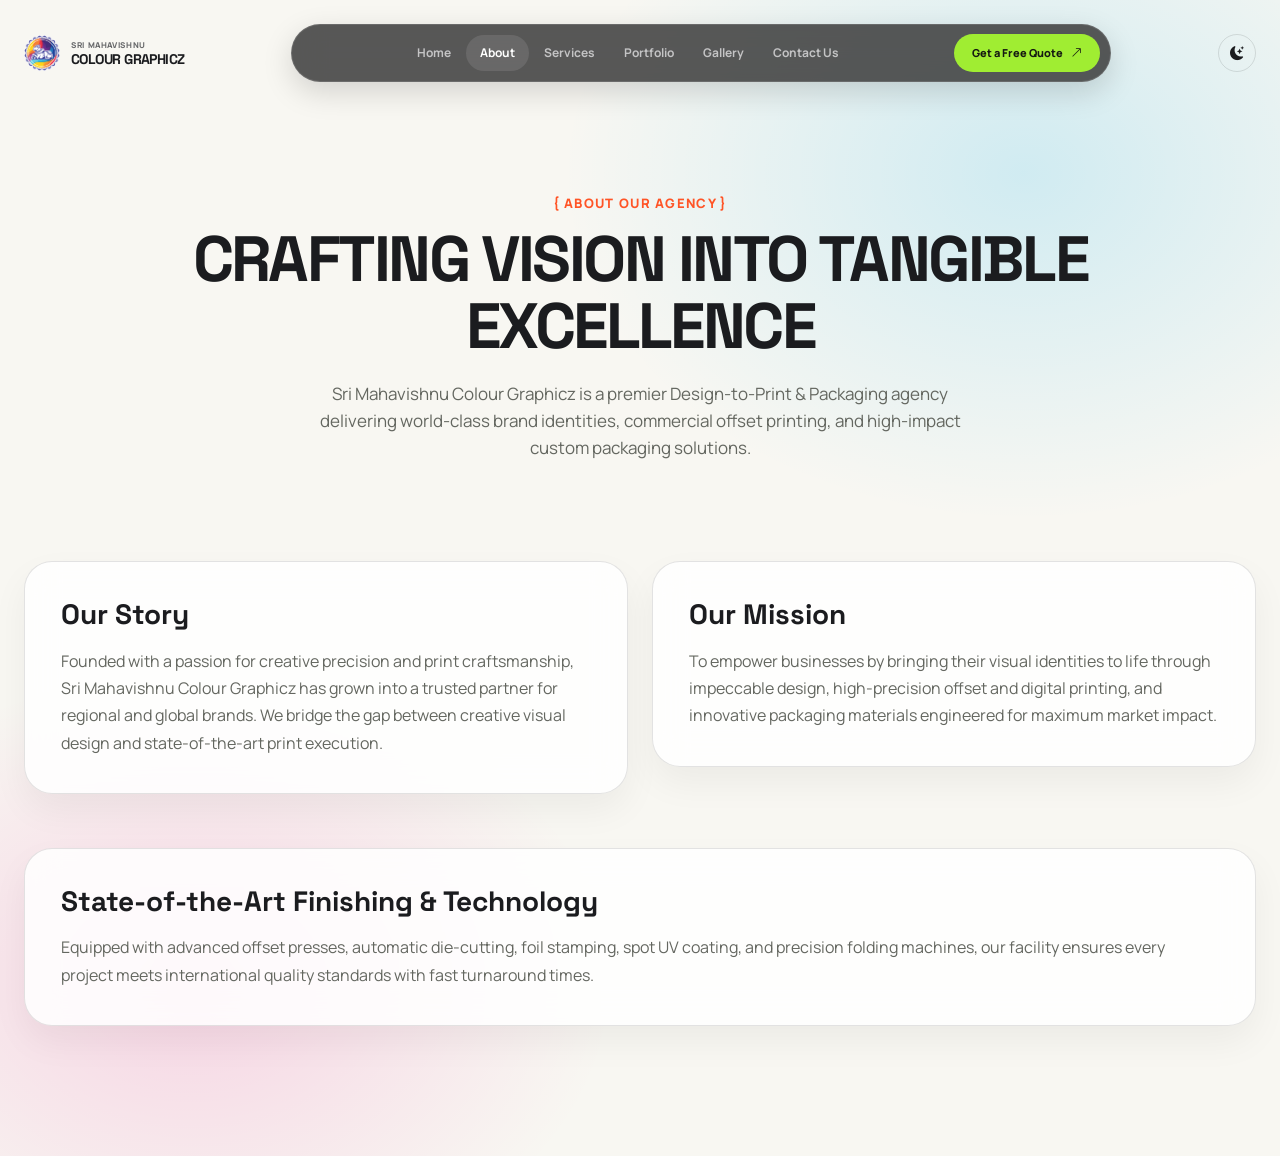
<file: pages/about.html>
<!doctype html>
<html lang="en">

<head>
  <meta charset="utf-8">
  <meta name="viewport" content="width=device-width, initial-scale=1">
  <meta name="description" content="About Sri Mahavishnu Colour Graphicz - Leading Creative Design, Commercial Printing & Product Packaging Agency">
  <title>About Us | Sri Mahavishnu Colour Graphicz</title>

  <!-- Google Fonts -->
  <link rel="preconnect" href="https://fonts.googleapis.com">
  <link rel="preconnect" href="https://fonts.gstatic.com" crossorigin>
  <link href="https://fonts.googleapis.com/css2?family=Manrope:wght@400;500;600;700;800&family=Space+Grotesk:wght@500;600;700&display=swap" rel="stylesheet">

  <!-- Bootstrap 5 CSS & Icons -->
  <link href="https://cdn.jsdelivr.net/npm/bootstrap@5.3.3/dist/css/bootstrap.min.css" rel="stylesheet" integrity="sha384-QWTKZyjpPEjISv5WaRU9OFeRpok6YctnYmDr5pNlyT2bRjXh0JMhjY6hW+ALEwIH" crossorigin="anonymous">
  <link href="https://cdn.jsdelivr.net/npm/bootstrap-icons@1.11.3/font/bootstrap-icons.min.css" rel="stylesheet">
  <link rel="stylesheet" href="../css/pages.css">

  <style>
    :root {
      --ink: #1b1c1f;
      --paper: #f8f7f2;
      --line: rgba(27, 28, 31, 0.12);
      --accent: #A0ED32;
      --accent-hover: #8ed42b;
      --coral: #ff5426;
      --subtext: #646760;
      --sans: "Manrope", Arial, sans-serif;
      --display: "Space Grotesk", Arial, sans-serif;
    }

    * { box-sizing: border-box; }
    html { scroll-behavior: smooth; }

    body {
      margin: 0;
      min-height: 100vh;
      background:
        radial-gradient(ellipse 60% 50% at 80% 15%, rgba(0, 174, 239, 0.16), transparent 60%),
        radial-gradient(ellipse 55% 45% at 15% 85%, rgba(236, 0, 140, 0.14), transparent 60%),
        var(--paper);
      color: var(--ink);
      font-family: var(--sans);
      transition: background-color 250ms ease, color 250ms ease;
      overflow-x: hidden;
      position: relative;
    }

    body.dark-mode {
      --ink: #f8f7f2;
      --paper: #111214;
      --line: rgba(248, 247, 242, 0.14);
      --accent: #d9ee46;
      --subtext: #a4a7a0;
      background:
        radial-gradient(ellipse 60% 50% at 80% 15%, rgba(0, 174, 239, 0.18), transparent 60%),
        radial-gradient(ellipse 55% 45% at 15% 85%, rgba(236, 0, 140, 0.16), transparent 60%),
        #111214;
    }

    #globalDotGridCanvas {
      position: fixed;
      top: 0; left: 0;
      width: 100vw; height: 100vh;
      pointer-events: none;
      z-index: 0;
      opacity: 0.85;
    }

    .site-container {
      width: min(100% - 48px, 1440px);
      margin: 0 auto;
      position: relative;
      z-index: 2;
    }

    /* Header & Navbar */
    .site-header {
      position: sticky;
      top: 0;
      z-index: 1030;
      padding: 24px 0 12px;
      background: transparent;
      transition: padding 250ms ease, background 250ms ease;
    }

    .site-header.is-scrolled {
      padding: 12px 0 12px;
      background: rgba(248, 247, 242, 0.78);
      backdrop-filter: blur(20px) saturate(180%);
      -webkit-backdrop-filter: blur(20px) saturate(180%);
      border-bottom: 1px solid rgba(27, 28, 31, 0.08);
    }

    body.dark-mode .site-header.is-scrolled {
      background: rgba(17, 18, 20, 0.82);
    }

    .header-row {
      display: flex;
      align-items: center;
      justify-content: space-between;
      gap: 24px;
    }

    .brand {
      display: inline-flex;
      align-items: center;
      gap: 11px;
      color: var(--ink);
      text-decoration: none;
    }

    .brand-mark { width: 36px; height: 36px; }
    .brand-mark img { width: 100%; height: 100%; object-fit: contain; }

    .brand-copy {
      display: grid;
      text-transform: uppercase;
      line-height: 1;
    }
    .brand-copy span { font-size: 8px; font-weight: 800; color: #67686a; }
    .brand-copy strong { font-family: var(--display); font-size: 14px; font-weight: 700; color: var(--ink); margin-top: 3px; }

    .navbar-capsule {
      width: min(100%, 820px);
      min-height: 58px;
      padding: 0 10px 0 18px;
      border-radius: 30px;
      background: rgba(59, 59, 59, 0.85);
      color: #f9f9f7;
      backdrop-filter: blur(16px);
      border: 1px solid rgba(255, 255, 255, 0.12);
    }

    .nav-links .nav-link {
      padding: 9px 14px !important;
      border-radius: 999px;
      color: #c4c4c5;
      font-size: 12px;
      font-weight: 700;
    }
    .nav-links .nav-link:hover { color: var(--accent); background: rgba(160, 237, 50, 0.15); }
    .nav-links .nav-link.active { color: #fff; background: rgba(255, 255, 255, 0.1); }

    .quote-button {
      display: inline-flex;
      align-items: center;
      gap: 8px;
      padding: 10px 18px;
      border-radius: 999px;
      background: var(--accent);
      color: #161a12;
      font-size: 11px;
      font-weight: 800;
      text-decoration: none;
    }

    .utility-tray { display: inline-flex; align-items: center; gap: 12px; }
    .theme-toggle {
      width: 38px; height: 38px;
      border: 1px solid var(--line);
      border-radius: 50%;
      background: transparent;
      color: inherit;
      cursor: pointer;
    }

    /* Page Hero Banner */
    .page-banner {
      padding: clamp(60px, 8vw, 100px) 0 clamp(40px, 5vw, 60px);
      text-align: center;
    }

    .banner-kicker {
      font-size: 13px; font-weight: 800; letter-spacing: .1em; color: var(--coral); text-transform: uppercase; margin-bottom: 12px;
    }

    .banner-title {
      font-family: var(--display);
      font-size: clamp(36px, 5vw, 68px);
      font-weight: 800;
      letter-spacing: -.04em;
      line-height: 1.05;
      text-transform: uppercase;
      color: var(--ink);
      margin-bottom: 20px;
    }

    .banner-subtitle {
      max-width: 680px; margin: 0 auto; font-size: 17px; color: var(--subtext); line-height: 1.6;
    }

    /* Content Cards Grid */
    .about-content-section { padding: 40px 0 100px; }
    .about-card {
      border-radius: 28px;
      padding: 36px;
      background: rgba(255, 255, 255, 0.85);
      backdrop-filter: blur(16px);
      border: 1px solid var(--line);
      box-shadow: 0 16px 36px rgba(0, 0, 0, 0.05);
      margin-bottom: 30px;
    }

    body.dark-mode .about-card {
      background: rgba(26, 28, 33, 0.9);
      border-color: rgba(255, 255, 255, 0.14);
    }

    .about-card h3 {
      font-family: var(--display);
      font-size: 28px; font-weight: 800; margin-bottom: 16px; color: var(--ink);
    }
    .about-card p { font-size: 16px; color: var(--subtext); line-height: 1.7; margin: 0; }
  </style>
</head>

<body>
  <canvas id="globalDotGridCanvas"></canvas>

  <header class="site-header">
    <div class="site-container header-row">
      <a class="brand" href="../index.html">
        <span class="brand-mark"><img src="../assets/images/logo/colour-graphicz.png" alt="Logo"></span>
        <span class="brand-copy"><span>Sri Mahavishnu</span><strong>Colour Graphicz</strong></span>
      </a>

      <div class="navbar-capsule navbar navbar-expand-lg" aria-label="Primary navigation">
        <div class="d-flex align-items-center justify-content-between w-100">
          <button class="nav-toggle" type="button" data-bs-toggle="collapse" data-bs-target="#navNav" aria-controls="navNav" aria-expanded="false" aria-label="Toggle navigation">
            <span></span><span></span><span></span>
          </button>
          <div class="collapse navbar-collapse" id="navNav">
            <ul class="navbar-nav nav-links mx-auto">
              <li class="nav-item"><a class="nav-link" href="../index.html">Home</a></li>
              <li class="nav-item"><a class="nav-link active" href="about.html">About</a></li>
              <li class="nav-item"><a class="nav-link" href="services.html">Services</a></li>
              <li class="nav-item"><a class="nav-link" href="portfolio.html">Portfolio</a></li>
              <li class="nav-item"><a class="nav-link" href="gallery.html">Gallery</a></li>
              <li class="nav-item"><a class="nav-link" href="contact.html">Contact Us</a></li>
            </ul>
            <a class="quote-button" href="quotation.html">Get a Free Quote <i class="bi bi-arrow-up-right"></i></a>
          </div>
        </div>
      </div>

      <div class="utility-tray">
        <button class="theme-toggle" type="button" id="themeToggleBtn"><i class="bi bi-moon-stars-fill"></i></button>
      </div>
    </div>
  </header>

  <main>
    <section class="page-banner">
      <div class="site-container">
        <div class="banner-kicker">{ About Our Agency }</div>
        <h1 class="banner-title">Crafting Vision into Tangible Excellence</h1>
        <p class="banner-subtitle">Sri Mahavishnu Colour Graphicz is a premier Design-to-Print & Packaging agency delivering world-class brand identities, commercial offset printing, and high-impact custom packaging solutions.</p>
      </div>
    </section>

    <section class="about-content-section">
      <div class="site-container">
        <div class="row g-4">
          <div class="col-lg-6">
            <div class="about-card">
              <h3>Our Story</h3>
              <p>Founded with a passion for creative precision and print craftsmanship, Sri Mahavishnu Colour Graphicz has grown into a trusted partner for regional and global brands. We bridge the gap between creative visual design and state-of-the-art print execution.</p>
            </div>
          </div>
          <div class="col-lg-6">
            <div class="about-card">
              <h3>Our Mission</h3>
              <p>To empower businesses by bringing their visual identities to life through impeccable design, high-precision offset and digital printing, and innovative packaging materials engineered for maximum market impact.</p>
            </div>
          </div>
          <div class="col-lg-12">
            <div class="about-card">
              <h3>State-of-the-Art Finishing & Technology</h3>
              <p>Equipped with advanced offset presses, automatic die-cutting, foil stamping, spot UV coating, and precision folding machines, our facility ensures every project meets international quality standards with fast turnaround times.</p>
            </div>
          </div>
        </div>
      </div>
    </section>
  </main>

  <script src="https://cdn.jsdelivr.net/npm/bootstrap@5.3.3/dist/js/bootstrap.bundle.min.js"></script>
  <script>
    "use strict";
    // Theme toggle
    const btn = document.getElementById("themeToggleBtn");
    const applyTheme = (dark) => {
      document.body.classList.toggle("dark-mode", dark);
      if (btn) btn.querySelector("i").className = dark ? "bi bi-sun-fill" : "bi bi-moon-stars-fill";
    };
    let mode = localStorage.getItem("theme-mode") || "auto";
    applyTheme(mode === "dark" || (mode === "auto" && window.matchMedia("(prefers-color-scheme: dark)").matches));
    btn?.addEventListener("click", () => {
      const isDark = document.body.classList.contains("dark-mode");
      mode = isDark ? "light" : "dark";
      localStorage.setItem("theme-mode", mode);
      applyTheme(!isDark);
    });
    // Scroll effect
    const header = document.querySelector(".site-header");
    window.addEventListener("scroll", () => header?.classList.toggle("is-scrolled", window.scrollY > 10), { passive: true });
  </script>
</body>
</html>
</file>
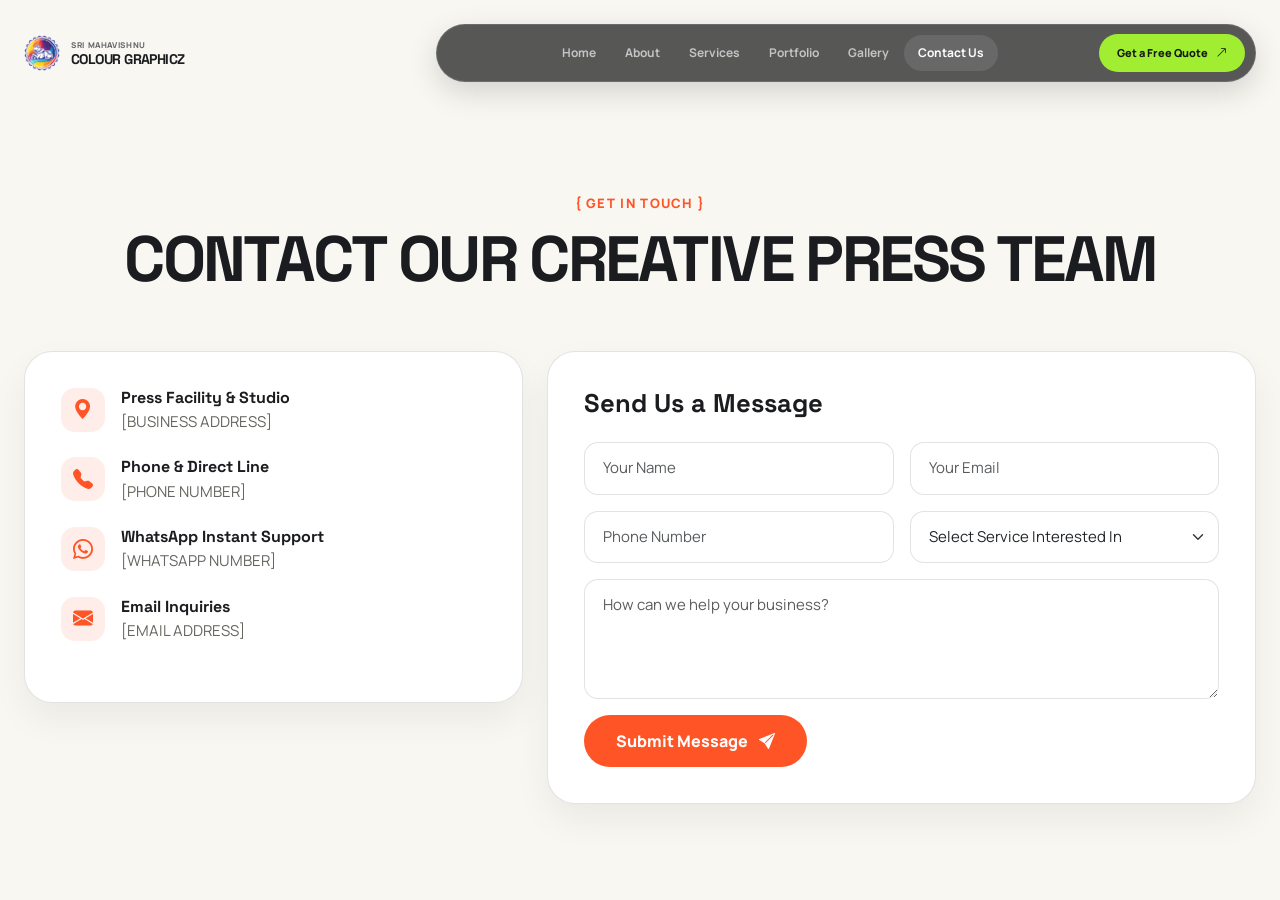
<file: pages/contact.html>
<!doctype html>
<html lang="en">

<head>
  <meta charset="utf-8">
  <meta name="viewport" content="width=device-width, initial-scale=1">
  <meta name="description" content="Contact Sri Mahavishnu Colour Graphicz - Get in touch for branding, offset printing & packaging inquiries">
  <title>Contact Us | Sri Mahavishnu Colour Graphicz</title>

  <link rel="preconnect" href="https://fonts.googleapis.com">
  <link rel="preconnect" href="https://fonts.gstatic.com" crossorigin>
  <link href="https://fonts.googleapis.com/css2?family=Manrope:wght@400;500;600;700;800&family=Space+Grotesk:wght@500;600;700&display=swap" rel="stylesheet">

  <link href="https://cdn.jsdelivr.net/npm/bootstrap@5.3.3/dist/css/bootstrap.min.css" rel="stylesheet">
  <link href="https://cdn.jsdelivr.net/npm/bootstrap-icons@1.11.3/font/bootstrap-icons.min.css" rel="stylesheet">
  <link rel="stylesheet" href="../css/pages.css">

  <style>
    :root {
      --ink: #1b1c1f; --paper: #f8f7f2; --line: rgba(27, 28, 31, 0.12); --accent: #A0ED32; --coral: #ff5426; --subtext: #646760;
      --sans: "Manrope", Arial, sans-serif; --display: "Space Grotesk", Arial, sans-serif;
    }
    * { box-sizing: border-box; }
    body { margin: 0; min-height: 100vh; background: var(--paper); color: var(--ink); font-family: var(--sans); }
    .site-container { width: min(100% - 48px, 1440px); margin: 0 auto; }
    .site-header { position: sticky; top: 0; z-index: 1030; padding: 24px 0 12px; }
    .brand { display: inline-flex; align-items: center; gap: 11px; color: var(--ink); text-decoration: none; }
    .brand-mark { width: 36px; height: 36px; } .brand-mark img { width: 100%; height: 100%; object-fit: contain; }
    .brand-copy { display: grid; text-transform: uppercase; line-height: 1; }
    .brand-copy span { font-size: 8px; font-weight: 800; color: #67686a; }
    .brand-copy strong { font-family: var(--display); font-size: 14px; font-weight: 700; color: var(--ink); }
    .navbar-capsule { width: min(100%, 820px); min-height: 58px; padding: 0 10px 0 18px; border-radius: 30px; background: rgba(59, 59, 59, 0.85); color: #f9f9f7; }
    .nav-links .nav-link { padding: 9px 14px !important; border-radius: 999px; color: #c4c4c5; font-size: 12px; font-weight: 700; }
    .nav-links .nav-link:hover { color: var(--accent); } .nav-links .nav-link.active { color: #fff; background: rgba(255, 255, 255, 0.1); }
    .quote-button { padding: 10px 18px; border-radius: 999px; background: var(--accent); color: #161a12; font-size: 11px; font-weight: 800; text-decoration: none; }
    .page-banner { padding: clamp(60px, 8vw, 100px) 0 40px; text-align: center; }
    .banner-kicker { font-size: 13px; font-weight: 800; color: var(--coral); text-transform: uppercase; margin-bottom: 12px; }
    .banner-title { font-family: var(--display); font-size: clamp(36px, 5vw, 64px); font-weight: 800; color: var(--ink); text-transform: uppercase; }
    .contact-card { border-radius: 28px; padding: 36px; background: #fff; border: 1px solid var(--line); box-shadow: 0 16px 36px rgba(0,0,0,0.06); }
    .contact-item { display: flex; align-items: flex-start; gap: 16px; margin-bottom: 24px; }
    .contact-icon { width: 44px; height: 44px; border-radius: 14px; background: rgba(255,84,38,0.1); color: var(--coral); display: flex; align-items: center; justify-content: center; font-size: 20px; flex-shrink: 0; }
    .contact-item h4 { font-family: var(--display); font-size: 16px; font-weight: 800; margin-bottom: 4px; }
    .contact-item p { font-size: 15px; color: var(--subtext); margin: 0; }
    .form-control, .form-select { border-radius: 14px; padding: 14px 18px; border: 1px solid var(--line); font-size: 15px; }
    .btn-submit { padding: 14px 32px; border-radius: 999px; background: var(--coral); color: #fff; font-weight: 800; border: none; }
  </style>
</head>

<body>
  <header class="site-header" id="top">
    <div class="site-container header-row">
      <a class="brand" href="../index.html">
        <span class="brand-mark"><img src="../assets/images/logo/colour-graphicz.png" alt="Logo"></span>
        <span class="brand-copy"><span>Sri Mahavishnu</span><strong>Colour Graphicz</strong></span>
      </a>
      <div class="navbar-capsule navbar navbar-expand-lg" aria-label="Primary navigation">
        <div class="d-flex align-items-center justify-content-between w-100">
          <button class="nav-toggle" type="button" data-bs-toggle="collapse" data-bs-target="#navContact" aria-controls="navContact" aria-expanded="false" aria-label="Toggle navigation">
            <span></span><span></span><span></span>
          </button>
          <div class="collapse navbar-collapse" id="navContact">
            <ul class="navbar-nav nav-links mx-auto">
              <li class="nav-item"><a class="nav-link" href="../index.html">Home</a></li>
              <li class="nav-item"><a class="nav-link" href="about.html">About</a></li>
              <li class="nav-item"><a class="nav-link" href="services.html">Services</a></li>
              <li class="nav-item"><a class="nav-link" href="portfolio.html">Portfolio</a></li>
              <li class="nav-item"><a class="nav-link" href="gallery.html">Gallery</a></li>
              <li class="nav-item"><a class="nav-link active" href="contact.html">Contact Us</a></li>
            </ul>
            <a class="quote-button" href="quotation.html">Get a Free Quote <i class="bi bi-arrow-up-right"></i></a>
          </div>
        </div>
      </div>
    </div>
  </header>

  <main>
    <section class="page-banner">
      <div class="site-container">
        <div class="banner-kicker">{ Get In Touch }</div>
        <h1 class="banner-title">Contact Our Creative Press Team</h1>
      </div>
    </section>

    <section style="padding-bottom: 80px;">
      <div class="site-container">
        <div class="row g-4">
          <div class="col-lg-5">
            <div class="contact-card">
              <div class="contact-item">
                <div class="contact-icon"><i class="bi bi-geo-alt-fill"></i></div>
                <div><h4>Press Facility & Studio</h4><p>[BUSINESS ADDRESS]</p></div>
              </div>
              <div class="contact-item">
                <div class="contact-icon"><i class="bi bi-telephone-fill"></i></div>
                <div><h4>Phone & Direct Line</h4><p>[PHONE NUMBER]</p></div>
              </div>
              <div class="contact-item">
                <div class="contact-icon"><i class="bi bi-whatsapp"></i></div>
                <div><h4>WhatsApp Instant Support</h4><p>[WHATSAPP NUMBER]</p></div>
              </div>
              <div class="contact-item">
                <div class="contact-icon"><i class="bi bi-envelope-fill"></i></div>
                <div><h4>Email Inquiries</h4><p>[EMAIL ADDRESS]</p></div>
              </div>
            </div>
          </div>

          <div class="col-lg-7">
            <div class="contact-card">
              <h3 style="font-family: var(--display); font-weight: 800; margin-bottom: 24px;">Send Us a Message</h3>
              <form onsubmit="event.preventDefault(); alert('Thank you for contacting Sri Mahavishnu Colour Graphicz! Our team will get back to you shortly.');">
                <div class="row g-3">
                  <div class="col-md-6"><input type="text" class="form-control" placeholder="Your Name" required></div>
                  <div class="col-md-6"><input type="email" class="form-control" placeholder="Your Email" required></div>
                  <div class="col-md-6"><input type="tel" class="form-control" placeholder="Phone Number"></div>
                  <div class="col-md-6">
                    <select class="form-select">
                      <option>Select Service Interested In</option>
                      <option>Brand Identity</option>
                      <option>Commercial Printing</option>
                      <option>Product Packaging</option>
                      <option>Labels & Stickers</option>
                    </select>
                  </div>
                  <div class="col-12"><textarea class="form-control" rows="4" placeholder="How can we help your business?" required></textarea></div>
                  <div class="col-12"><button type="submit" class="btn-submit">Submit Message <i class="bi bi-send-fill ms-2"></i></button></div>
                </div>
              </form>
            </div>
          </div>
        </div>
      </div>
    </section>
  </main>
  <script src="https://cdn.jsdelivr.net/npm/bootstrap@5.3.3/dist/js/bootstrap.bundle.min.js"></script>
  <script>
    "use strict";
    const applyTheme = (dark) => document.body.classList.toggle("dark-mode", dark);
    let mode = localStorage.getItem("theme-mode") || "auto";
    applyTheme(mode === "dark" || (mode === "auto" && window.matchMedia("(prefers-color-scheme: dark)").matches));
    const header = document.querySelector(".site-header");
    window.addEventListener("scroll", () => header?.classList.toggle("is-scrolled", window.scrollY > 10), { passive: true });
  </script>
</body>
</html>
</file>
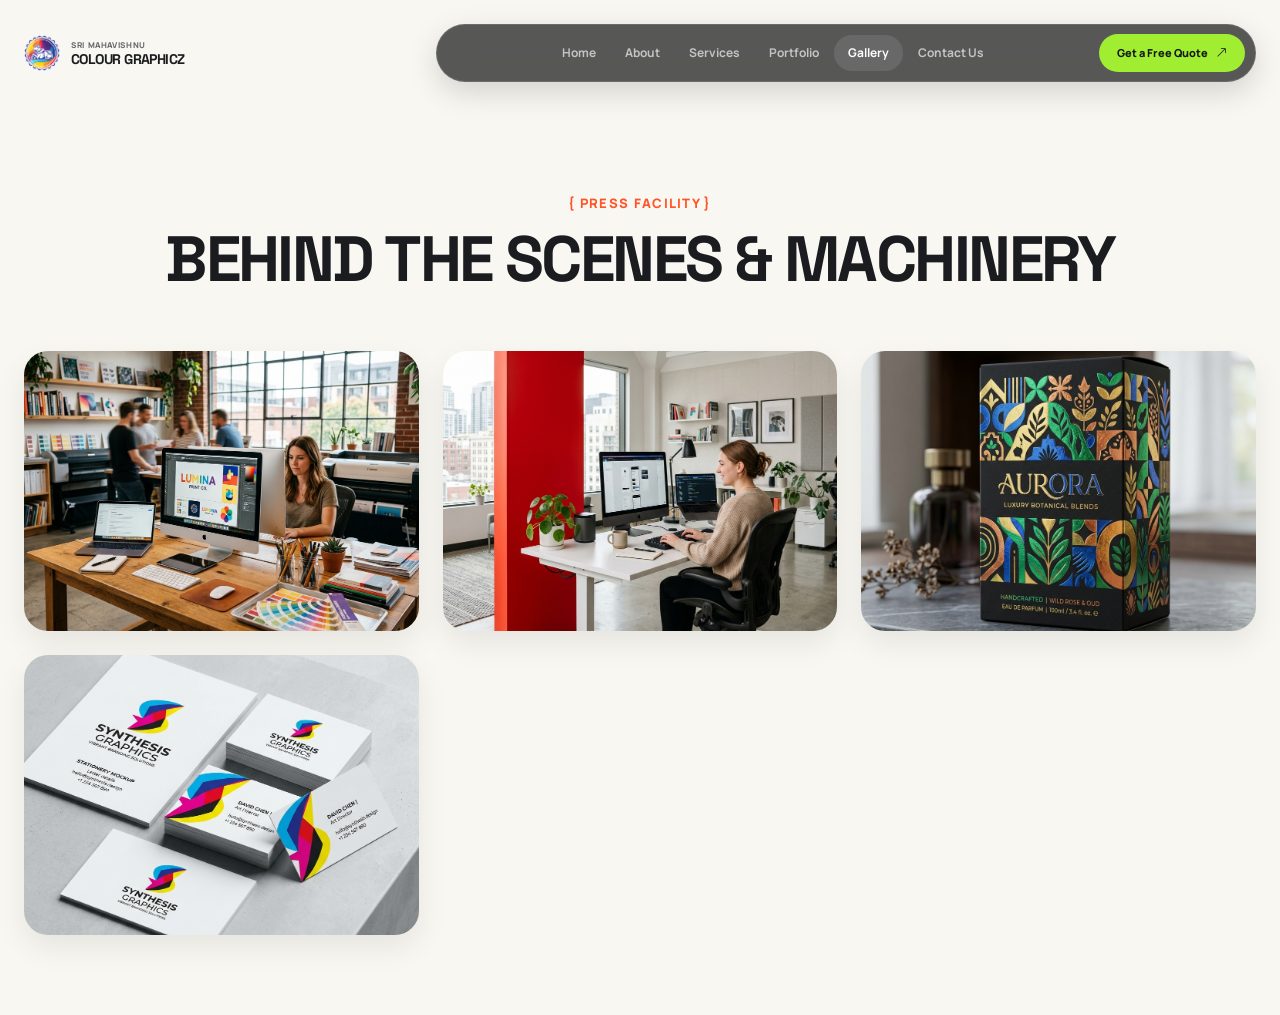
<file: pages/gallery.html>
<!doctype html>
<html lang="en">

<head>
  <meta charset="utf-8">
  <meta name="viewport" content="width=device-width, initial-scale=1">
  <meta name="description" content="Gallery - Sri Mahavishnu Colour Graphicz Press Facility, Machines & Behind The Scenes">
  <title>Gallery | Sri Mahavishnu Colour Graphicz</title>

  <link rel="preconnect" href="https://fonts.googleapis.com">
  <link rel="preconnect" href="https://fonts.gstatic.com" crossorigin>
  <link href="https://fonts.googleapis.com/css2?family=Manrope:wght@400;500;600;700;800&family=Space+Grotesk:wght@500;600;700&display=swap" rel="stylesheet">

  <link href="https://cdn.jsdelivr.net/npm/bootstrap@5.3.3/dist/css/bootstrap.min.css" rel="stylesheet">
  <link href="https://cdn.jsdelivr.net/npm/bootstrap-icons@1.11.3/font/bootstrap-icons.min.css" rel="stylesheet">
  <link rel="stylesheet" href="../css/pages.css">

  <style>
    :root {
      --ink: #1b1c1f; --paper: #f8f7f2; --line: rgba(27, 28, 31, 0.12); --accent: #A0ED32; --coral: #ff5426; --subtext: #646760;
      --sans: "Manrope", Arial, sans-serif; --display: "Space Grotesk", Arial, sans-serif;
    }
    * { box-sizing: border-box; }
    body { margin: 0; min-height: 100vh; background: var(--paper); color: var(--ink); font-family: var(--sans); }
    .site-container { width: min(100% - 48px, 1440px); margin: 0 auto; }
    .site-header { position: sticky; top: 0; z-index: 1030; padding: 24px 0 12px; }
    .brand { display: inline-flex; align-items: center; gap: 11px; color: var(--ink); text-decoration: none; }
    .brand-mark { width: 36px; height: 36px; } .brand-mark img { width: 100%; height: 100%; object-fit: contain; }
    .brand-copy { display: grid; text-transform: uppercase; line-height: 1; }
    .brand-copy span { font-size: 8px; font-weight: 800; color: #67686a; }
    .brand-copy strong { font-family: var(--display); font-size: 14px; font-weight: 700; color: var(--ink); }
    .navbar-capsule { width: min(100%, 820px); min-height: 58px; padding: 0 10px 0 18px; border-radius: 30px; background: rgba(59, 59, 59, 0.85); color: #f9f9f7; }
    .nav-links .nav-link { padding: 9px 14px !important; border-radius: 999px; color: #c4c4c5; font-size: 12px; font-weight: 700; }
    .nav-links .nav-link:hover { color: var(--accent); } .nav-links .nav-link.active { color: #fff; background: rgba(255, 255, 255, 0.1); }
    .quote-button { padding: 10px 18px; border-radius: 999px; background: var(--accent); color: #161a12; font-size: 11px; font-weight: 800; text-decoration: none; }
    .page-banner { padding: clamp(60px, 8vw, 100px) 0 40px; text-align: center; }
    .banner-kicker { font-size: 13px; font-weight: 800; color: var(--coral); text-transform: uppercase; margin-bottom: 12px; }
    .banner-title { font-family: var(--display); font-size: clamp(36px, 5vw, 64px); font-weight: 800; color: var(--ink); text-transform: uppercase; }
    .gallery-grid { display: grid; grid-template-columns: repeat(auto-fit, minmax(300px, 1fr)); gap: 24px; padding-bottom: 80px; }
    .gallery-item { border-radius: 24px; overflow: hidden; height: 280px; position: relative; box-shadow: 0 12px 30px rgba(0,0,0,0.08); }
    .gallery-item img { width: 100%; height: 100%; object-fit: cover; transition: transform 300ms ease; }
    .gallery-item:hover img { transform: scale(1.06); }
  </style>
</head>

<body>
  <header class="site-header" id="top">
    <div class="site-container header-row">
      <a class="brand" href="../index.html">
        <span class="brand-mark"><img src="../assets/images/logo/colour-graphicz.png" alt="Logo"></span>
        <span class="brand-copy"><span>Sri Mahavishnu</span><strong>Colour Graphicz</strong></span>
      </a>
      <div class="navbar-capsule navbar navbar-expand-lg" aria-label="Primary navigation">
        <div class="d-flex align-items-center justify-content-between w-100">
          <button class="nav-toggle" type="button" data-bs-toggle="collapse" data-bs-target="#navGallery" aria-controls="navGallery" aria-expanded="false" aria-label="Toggle navigation">
            <span></span><span></span><span></span>
          </button>
          <div class="collapse navbar-collapse" id="navGallery">
            <ul class="navbar-nav nav-links mx-auto">
              <li class="nav-item"><a class="nav-link" href="../index.html">Home</a></li>
              <li class="nav-item"><a class="nav-link" href="about.html">About</a></li>
              <li class="nav-item"><a class="nav-link" href="services.html">Services</a></li>
              <li class="nav-item"><a class="nav-link" href="portfolio.html">Portfolio</a></li>
              <li class="nav-item"><a class="nav-link active" href="gallery.html">Gallery</a></li>
              <li class="nav-item"><a class="nav-link" href="contact.html">Contact Us</a></li>
            </ul>
            <a class="quote-button" href="quotation.html">Get a Free Quote <i class="bi bi-arrow-up-right"></i></a>
          </div>
        </div>
      </div>
    </div>
  </header>

  <main>
    <section class="page-banner">
      <div class="site-container">
        <div class="banner-kicker">{ Press Facility }</div>
        <h1 class="banner-title">Behind the Scenes & Machinery</h1>
      </div>
    </section>

    <section>
      <div class="site-container gallery-grid">
        <div class="gallery-item"><img src="../assets/images/agency_main.png" alt="Offset Press Machine"></div>
        <div class="gallery-item"><img src="../assets/images/agency_desk.png" alt="Graphic Studio Setup"></div>
        <div class="gallery-item"><img src="../assets/images/services/packaging.png" alt="Packaging Line"></div>
        <div class="gallery-item"><img src="../assets/images/services/branding.png" alt="Color Matching Studio"></div>
      </div>
    </section>
  </main>
  <script src="https://cdn.jsdelivr.net/npm/bootstrap@5.3.3/dist/js/bootstrap.bundle.min.js"></script>
  <script>
    "use strict";
    const applyTheme = (dark) => document.body.classList.toggle("dark-mode", dark);
    let mode = localStorage.getItem("theme-mode") || "auto";
    applyTheme(mode === "dark" || (mode === "auto" && window.matchMedia("(prefers-color-scheme: dark)").matches));
    const header = document.querySelector(".site-header");
    window.addEventListener("scroll", () => header?.classList.toggle("is-scrolled", window.scrollY > 10), { passive: true });
  </script>
</body>
</html>
</file>
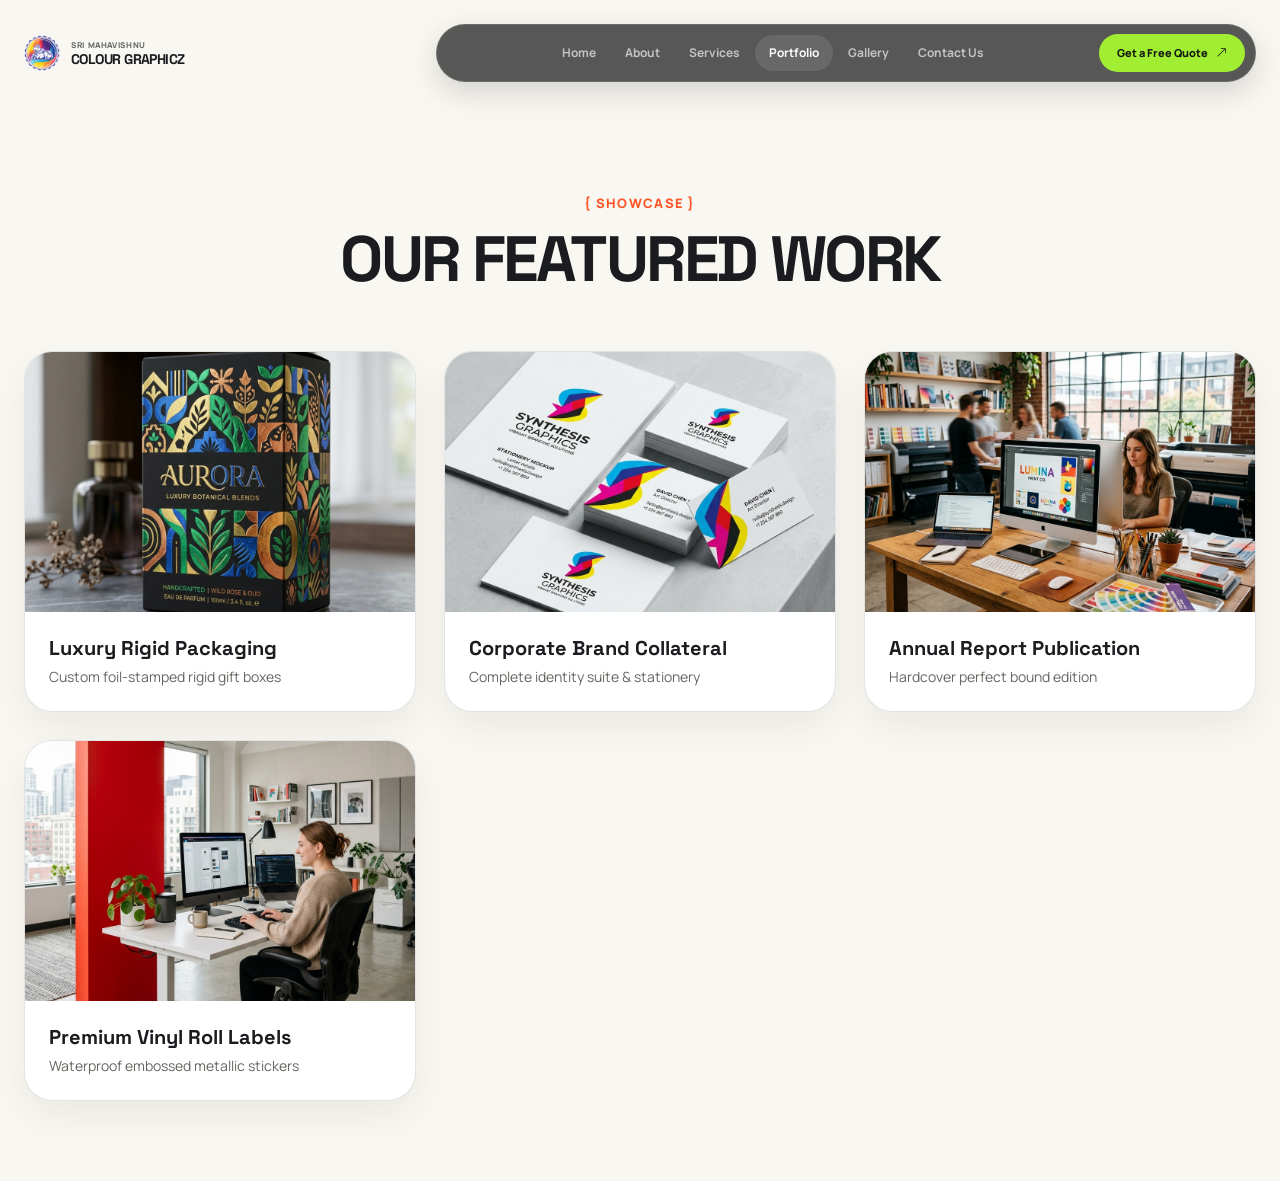
<file: pages/portfolio.html>
<!doctype html>
<html lang="en">

<head>
  <meta charset="utf-8">
  <meta name="viewport" content="width=device-width, initial-scale=1">
  <meta name="description" content="Portfolio - Sri Mahavishnu Colour Graphicz: Explore Featured Design, Print & Packaging Projects">
  <title>Portfolio | Sri Mahavishnu Colour Graphicz</title>

  <link rel="preconnect" href="https://fonts.googleapis.com">
  <link rel="preconnect" href="https://fonts.gstatic.com" crossorigin>
  <link href="https://fonts.googleapis.com/css2?family=Manrope:wght@400;500;600;700;800&family=Space+Grotesk:wght@500;600;700&display=swap" rel="stylesheet">

  <link href="https://cdn.jsdelivr.net/npm/bootstrap@5.3.3/dist/css/bootstrap.min.css" rel="stylesheet">
  <link href="https://cdn.jsdelivr.net/npm/bootstrap-icons@1.11.3/font/bootstrap-icons.min.css" rel="stylesheet">
  <link rel="stylesheet" href="../css/pages.css">

  <style>
    :root {
      --ink: #1b1c1f; --paper: #f8f7f2; --line: rgba(27, 28, 31, 0.12); --accent: #A0ED32; --coral: #ff5426; --subtext: #646760;
      --sans: "Manrope", Arial, sans-serif; --display: "Space Grotesk", Arial, sans-serif;
    }
    * { box-sizing: border-box; }
    body { margin: 0; min-height: 100vh; background: var(--paper); color: var(--ink); font-family: var(--sans); }
    .site-container { width: min(100% - 48px, 1440px); margin: 0 auto; }
    .site-header { position: sticky; top: 0; z-index: 1030; padding: 24px 0 12px; }
    .brand { display: inline-flex; align-items: center; gap: 11px; color: var(--ink); text-decoration: none; }
    .brand-mark { width: 36px; height: 36px; } .brand-mark img { width: 100%; height: 100%; object-fit: contain; }
    .brand-copy { display: grid; text-transform: uppercase; line-height: 1; }
    .brand-copy span { font-size: 8px; font-weight: 800; color: #67686a; }
    .brand-copy strong { font-family: var(--display); font-size: 14px; font-weight: 700; color: var(--ink); }
    .navbar-capsule { width: min(100%, 820px); min-height: 58px; padding: 0 10px 0 18px; border-radius: 30px; background: rgba(59, 59, 59, 0.85); color: #f9f9f7; }
    .nav-links .nav-link { padding: 9px 14px !important; border-radius: 999px; color: #c4c4c5; font-size: 12px; font-weight: 700; }
    .nav-links .nav-link:hover { color: var(--accent); } .nav-links .nav-link.active { color: #fff; background: rgba(255, 255, 255, 0.1); }
    .quote-button { padding: 10px 18px; border-radius: 999px; background: var(--accent); color: #161a12; font-size: 11px; font-weight: 800; text-decoration: none; }
    .page-banner { padding: clamp(60px, 8vw, 100px) 0 40px; text-align: center; }
    .banner-kicker { font-size: 13px; font-weight: 800; color: var(--coral); text-transform: uppercase; margin-bottom: 12px; }
    .banner-title { font-family: var(--display); font-size: clamp(36px, 5vw, 64px); font-weight: 800; color: var(--ink); text-transform: uppercase; }
    .portfolio-grid { display: grid; grid-template-columns: repeat(auto-fit, minmax(340px, 1fr)); gap: 28px; padding-bottom: 80px; }
    .portfolio-card { border-radius: 28px; overflow: hidden; background: #fff; border: 1px solid var(--line); box-shadow: 0 16px 36px rgba(0,0,0,0.06); }
    .portfolio-card img { width: 100%; height: 260px; object-fit: cover; }
    .portfolio-info { padding: 24px; }
    .portfolio-info h3 { font-family: var(--display); font-size: 20px; font-weight: 800; margin-bottom: 6px; }
    .portfolio-info p { font-size: 14px; color: var(--subtext); margin: 0; }
  </style>
</head>

<body>
  <header class="site-header">
    <div class="site-container d-flex align-items-center justify-content-between">
      <a class="brand" href="../index.html">
        <span class="brand-mark"><img src="../assets/images/logo/colour-graphicz.png" alt="Logo"></span>
        <span class="brand-copy"><span>Sri Mahavishnu</span><strong>Colour Graphicz</strong></span>
      </a>
      <div class="navbar-capsule navbar navbar-expand-lg" aria-label="Primary navigation">
        <div class="d-flex align-items-center justify-content-between w-100">
          <button class="nav-toggle" type="button" data-bs-toggle="collapse" data-bs-target="#navPortfolio" aria-controls="navPortfolio" aria-expanded="false" aria-label="Toggle navigation">
            <span></span><span></span><span></span>
          </button>
          <div class="collapse navbar-collapse" id="navPortfolio">
            <ul class="navbar-nav nav-links mx-auto">
              <li class="nav-item"><a class="nav-link" href="../index.html">Home</a></li>
              <li class="nav-item"><a class="nav-link" href="about.html">About</a></li>
              <li class="nav-item"><a class="nav-link" href="services.html">Services</a></li>
              <li class="nav-item"><a class="nav-link active" href="portfolio.html">Portfolio</a></li>
              <li class="nav-item"><a class="nav-link" href="gallery.html">Gallery</a></li>
              <li class="nav-item"><a class="nav-link" href="contact.html">Contact Us</a></li>
            </ul>
            <a class="quote-button" href="quotation.html">Get a Free Quote <i class="bi bi-arrow-up-right"></i></a>
          </div>
        </div>
      </div>
    </div>
  </header>

  <main>
    <section class="page-banner">
      <div class="site-container">
        <div class="banner-kicker">{ Showcase }</div>
        <h1 class="banner-title">Our Featured Work</h1>
      </div>
    </section>

    <section>
      <div class="site-container portfolio-grid">
        <div class="portfolio-card"><img src="../assets/images/services/packaging.png" alt="Luxury Packaging Project"><div class="portfolio-info"><h3>Luxury Rigid Packaging</h3><p>Custom foil-stamped rigid gift boxes</p></div></div>
        <div class="portfolio-card"><img src="../assets/images/services/branding.png" alt="Corporate Branding"><div class="portfolio-info"><h3>Corporate Brand Collateral</h3><p>Complete identity suite & stationery</p></div></div>
        <div class="portfolio-card"><img src="../assets/images/agency_main.png" alt="Commercial Printing"><div class="portfolio-info"><h3>Annual Report Publication</h3><p>Hardcover perfect bound edition</p></div></div>
        <div class="portfolio-card"><img src="../assets/images/agency_desk.png" alt="Die-Cut Stickers"><div class="portfolio-info"><h3>Premium Vinyl Roll Labels</h3><p>Waterproof embossed metallic stickers</p></div></div>
      </div>
    </section>
  </main>
  <script src="https://cdn.jsdelivr.net/npm/bootstrap@5.3.3/dist/js/bootstrap.bundle.min.js"></script>
  <script>
    "use strict";
    const btn = document.getElementById("themeToggleBtn");
    const applyTheme = (dark) => {
      document.body.classList.toggle("dark-mode", dark);
      if (btn) btn.querySelector("i").className = dark ? "bi bi-sun-fill" : "bi bi-moon-stars-fill";
    };
    let mode = localStorage.getItem("theme-mode") || "auto";
    applyTheme(mode === "dark" || (mode === "auto" && window.matchMedia("(prefers-color-scheme: dark)").matches));
    btn?.addEventListener("click", () => {
      const isDark = document.body.classList.contains("dark-mode");
      mode = isDark ? "light" : "dark";
      localStorage.setItem("theme-mode", mode);
      applyTheme(!isDark);
    });
    const header = document.querySelector(".site-header");
    window.addEventListener("scroll", () => header?.classList.toggle("is-scrolled", window.scrollY > 10), { passive: true });
  </script>
</body>
</html>
</file>
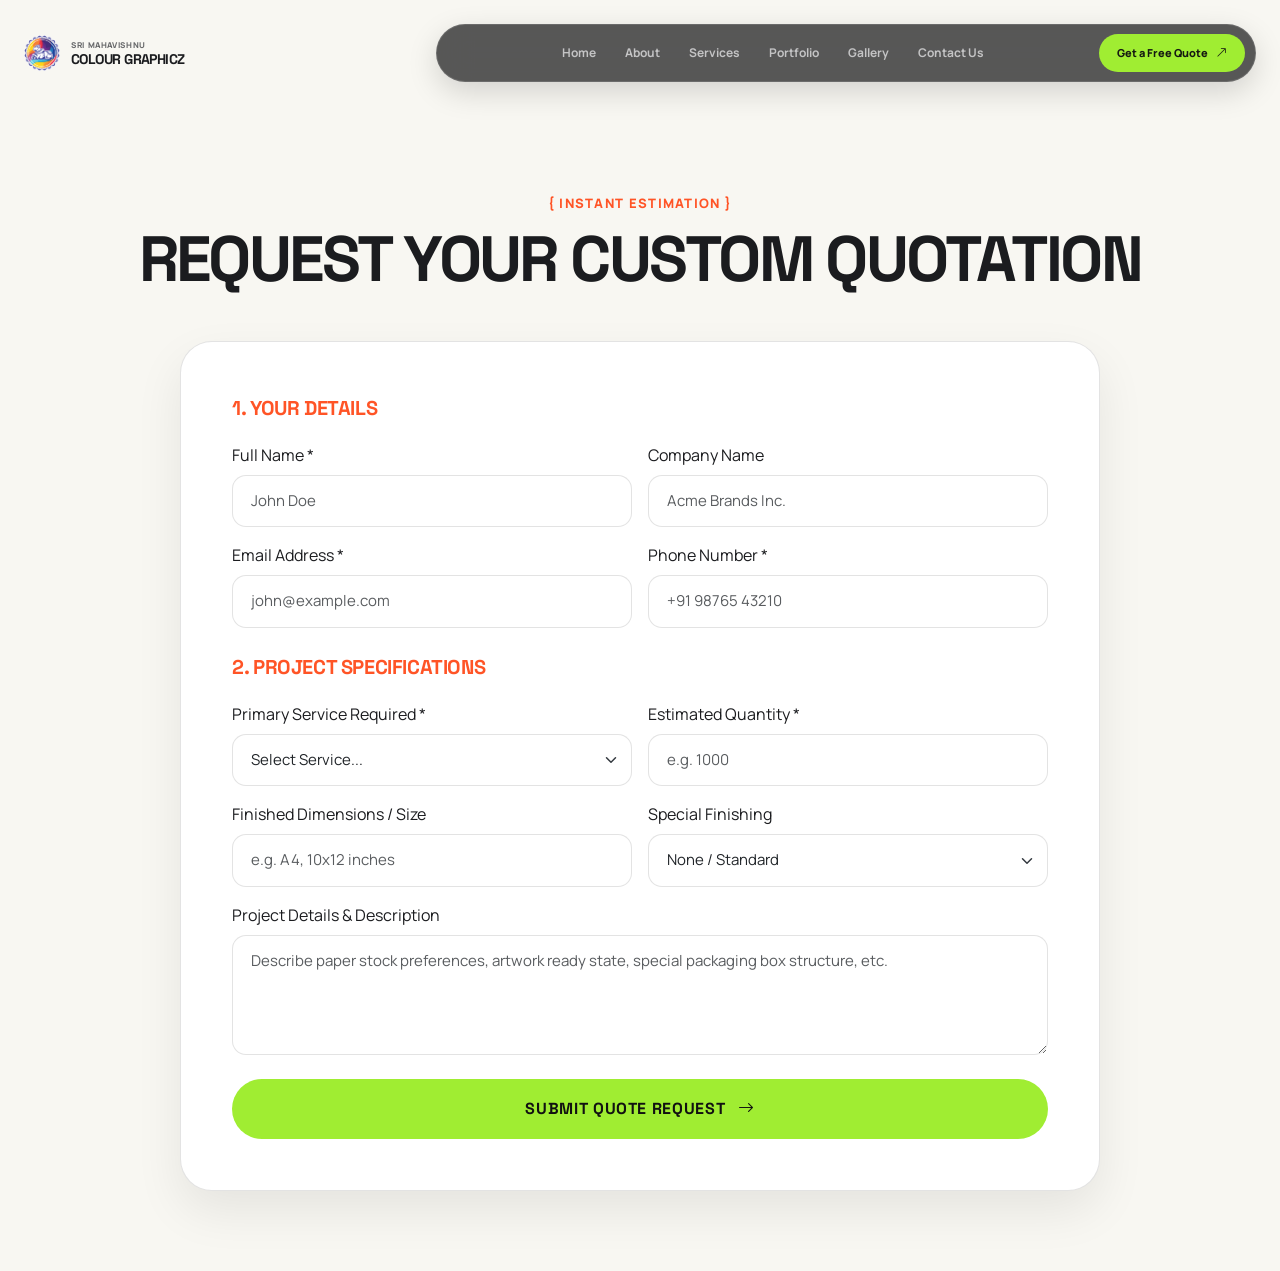
<file: pages/quotation.html>
<!doctype html>
<html lang="en">

<head>
  <meta charset="utf-8">
  <meta name="viewport" content="width=device-width, initial-scale=1">
  <meta name="description" content="Request a Free Quote - Sri Mahavishnu Colour Graphicz: Get instant custom print & packaging quotes">
  <title>Get a Free Quotation | Sri Mahavishnu Colour Graphicz</title>

  <link rel="preconnect" href="https://fonts.googleapis.com">
  <link rel="preconnect" href="https://fonts.gstatic.com" crossorigin>
  <link href="https://fonts.googleapis.com/css2?family=Manrope:wght@400;500;600;700;800&family=Space+Grotesk:wght@500;600;700&display=swap" rel="stylesheet">

  <link href="https://cdn.jsdelivr.net/npm/bootstrap@5.3.3/dist/css/bootstrap.min.css" rel="stylesheet">
  <link href="https://cdn.jsdelivr.net/npm/bootstrap-icons@1.11.3/font/bootstrap-icons.min.css" rel="stylesheet">
  <link rel="stylesheet" href="../css/pages.css">

  <style>
    :root {
      --ink: #1b1c1f; --paper: #f8f7f2; --line: rgba(27, 28, 31, 0.12); --accent: #A0ED32; --coral: #ff5426; --subtext: #646760;
      --sans: "Manrope", Arial, sans-serif; --display: "Space Grotesk", Arial, sans-serif;
    }
    * { box-sizing: border-box; }
    body { margin: 0; min-height: 100vh; background: var(--paper); color: var(--ink); font-family: var(--sans); }
    .site-container { width: min(100% - 48px, 1440px); margin: 0 auto; }
    .site-header { position: sticky; top: 0; z-index: 1030; padding: 24px 0 12px; }
    .brand { display: inline-flex; align-items: center; gap: 11px; color: var(--ink); text-decoration: none; }
    .brand-mark { width: 36px; height: 36px; } .brand-mark img { width: 100%; height: 100%; object-fit: contain; }
    .brand-copy { display: grid; text-transform: uppercase; line-height: 1; }
    .brand-copy span { font-size: 8px; font-weight: 800; color: #67686a; }
    .brand-copy strong { font-family: var(--display); font-size: 14px; font-weight: 700; color: var(--ink); }
    .navbar-capsule { width: min(100%, 820px); min-height: 58px; padding: 0 10px 0 18px; border-radius: 30px; background: rgba(59, 59, 59, 0.85); color: #f9f9f7; }
    .nav-links .nav-link { padding: 9px 14px !important; border-radius: 999px; color: #c4c4c5; font-size: 12px; font-weight: 700; }
    .nav-links .nav-link:hover { color: var(--accent); } .nav-links .nav-link.active { color: #fff; background: rgba(255, 255, 255, 0.1); }
    .quote-button { padding: 10px 18px; border-radius: 999px; background: var(--accent); color: #161a12; font-size: 11px; font-weight: 800; text-decoration: none; }
    .page-banner { padding: clamp(60px, 8vw, 100px) 0 30px; text-align: center; }
    .banner-kicker { font-size: 13px; font-weight: 800; color: var(--coral); text-transform: uppercase; margin-bottom: 12px; }
    .banner-title { font-family: var(--display); font-size: clamp(36px, 5vw, 64px); font-weight: 800; color: var(--ink); text-transform: uppercase; }
    .quote-form-card { border-radius: 32px; padding: clamp(32px, 4vw, 54px); background: #fff; border: 1px solid var(--line); box-shadow: 0 20px 48px rgba(0,0,0,0.08); max-width: 920px; margin: 0 auto 80px; }
    .form-section-title { font-family: var(--display); font-size: 20px; font-weight: 800; color: var(--coral); margin-bottom: 20px; text-transform: uppercase; letter-spacing: -.02em; }
    .form-control, .form-select { border-radius: 14px; padding: 14px 18px; border: 1px solid var(--line); font-size: 15px; }
    .btn-submit-quote { width: 100%; padding: 18px; border-radius: 999px; background: var(--accent); color: #111; font-family: var(--display); font-size: 16px; font-weight: 800; border: none; text-transform: uppercase; letter-spacing: .04em; }
    .btn-submit-quote:hover { background: #b8f547; transform: translateY(-2px); }
  </style>
</head>

<body>
  <header class="site-header" id="top">
    <div class="site-container header-row">
      <a class="brand" href="../index.html">
        <span class="brand-mark"><img src="../assets/images/logo/colour-graphicz.png" alt="Logo"></span>
        <span class="brand-copy"><span>Sri Mahavishnu</span><strong>Colour Graphicz</strong></span>
      </a>
      <div class="navbar-capsule navbar navbar-expand-lg" aria-label="Primary navigation">
        <div class="d-flex align-items-center justify-content-between w-100">
          <button class="nav-toggle" type="button" data-bs-toggle="collapse" data-bs-target="#navQuotation" aria-controls="navQuotation" aria-expanded="false" aria-label="Toggle navigation">
            <span></span><span></span><span></span>
          </button>
          <div class="collapse navbar-collapse" id="navQuotation">
            <ul class="navbar-nav nav-links mx-auto">
              <li class="nav-item"><a class="nav-link" href="../index.html">Home</a></li>
              <li class="nav-item"><a class="nav-link" href="about.html">About</a></li>
              <li class="nav-item"><a class="nav-link" href="services.html">Services</a></li>
              <li class="nav-item"><a class="nav-link" href="portfolio.html">Portfolio</a></li>
              <li class="nav-item"><a class="nav-link" href="gallery.html">Gallery</a></li>
              <li class="nav-item"><a class="nav-link" href="contact.html">Contact Us</a></li>
            </ul>
            <a class="quote-button active" href="quotation.html">Get a Free Quote <i class="bi bi-arrow-up-right"></i></a>
          </div>
        </div>
      </div>
    </div>
  </header>

  <main>
    <section class="page-banner">
      <div class="site-container">
        <div class="banner-kicker">{ Instant Estimation }</div>
        <h1 class="banner-title">Request Your Custom Quotation</h1>
      </div>
    </section>

    <section>
      <div class="site-container">
        <div class="quote-form-card">
          <form onsubmit="event.preventDefault(); alert('Your quote request has been received! Our print estimator will send a detailed proposal to your email within 2 hours.');">
            <!-- Customer Details -->
            <div class="form-section-title">1. Your Details</div>
            <div class="row g-3 mb-4">
              <div class="col-md-6"><label class="form-label font-weight-bold">Full Name *</label><input type="text" class="form-control" placeholder="John Doe" required></div>
              <div class="col-md-6"><label class="form-label font-weight-bold">Company Name</label><input type="text" class="form-control" placeholder="Acme Brands Inc."></div>
              <div class="col-md-6"><label class="form-label font-weight-bold">Email Address *</label><input type="email" class="form-control" placeholder="john@example.com" required></div>
              <div class="col-md-6"><label class="form-label font-weight-bold">Phone Number *</label><input type="tel" class="form-control" placeholder="+91 98765 43210" required></div>
            </div>

            <!-- Project Specification -->
            <div class="form-section-title">2. Project Specifications</div>
            <div class="row g-3 mb-4">
              <div class="col-md-6">
                <label class="form-label font-weight-bold">Primary Service Required *</label>
                <select class="form-select" required>
                  <option value="">Select Service...</option>
                  <option>Brand Identity & Logo</option>
                  <option>Commercial Printing (Brochures / Catalogues)</option>
                  <option>Product Packaging & Cartons</option>
                  <option>Labels & Die-Cut Stickers</option>
                  <option>Books & Hardcover Publishing</option>
                  <option>Large Format & Signage</option>
                </select>
              </div>
              <div class="col-md-6"><label class="form-label font-weight-bold">Estimated Quantity *</label><input type="number" class="form-control" placeholder="e.g. 1000" required></div>
              <div class="col-md-6"><label class="form-label font-weight-bold">Finished Dimensions / Size</label><input type="text" class="form-control" placeholder="e.g. A4, 10x12 inches"></div>
              <div class="col-md-6">
                <label class="form-label font-weight-bold">Special Finishing</label>
                <select class="form-select">
                  <option>None / Standard</option>
                  <option>Spot UV Coating</option>
                  <option>Gold / Silver Foil Stamping</option>
                  <option>Matte Lamination</option>
                  <option>Embossing / Debossing</option>
                </select>
              </div>
              <div class="col-12"><label class="form-label font-weight-bold">Project Details & Description</label><textarea class="form-control" rows="4" placeholder="Describe paper stock preferences, artwork ready state, special packaging box structure, etc."></textarea></div>
            </div>

            <button type="submit" class="btn-submit-quote">Submit Quote Request <i class="bi bi-arrow-right ms-2"></i></button>
          </form>
        </div>
      </div>
    </section>
  </main>
  <script src="https://cdn.jsdelivr.net/npm/bootstrap@5.3.3/dist/js/bootstrap.bundle.min.js"></script>
  <script>
    "use strict";
    const applyTheme = (dark) => document.body.classList.toggle("dark-mode", dark);
    let mode = localStorage.getItem("theme-mode") || "auto";
    applyTheme(mode === "dark" || (mode === "auto" && window.matchMedia("(prefers-color-scheme: dark)").matches));
    const header = document.querySelector(".site-header");
    window.addEventListener("scroll", () => header?.classList.toggle("is-scrolled", window.scrollY > 10), { passive: true });
  </script>
</body>
</html>
</file>
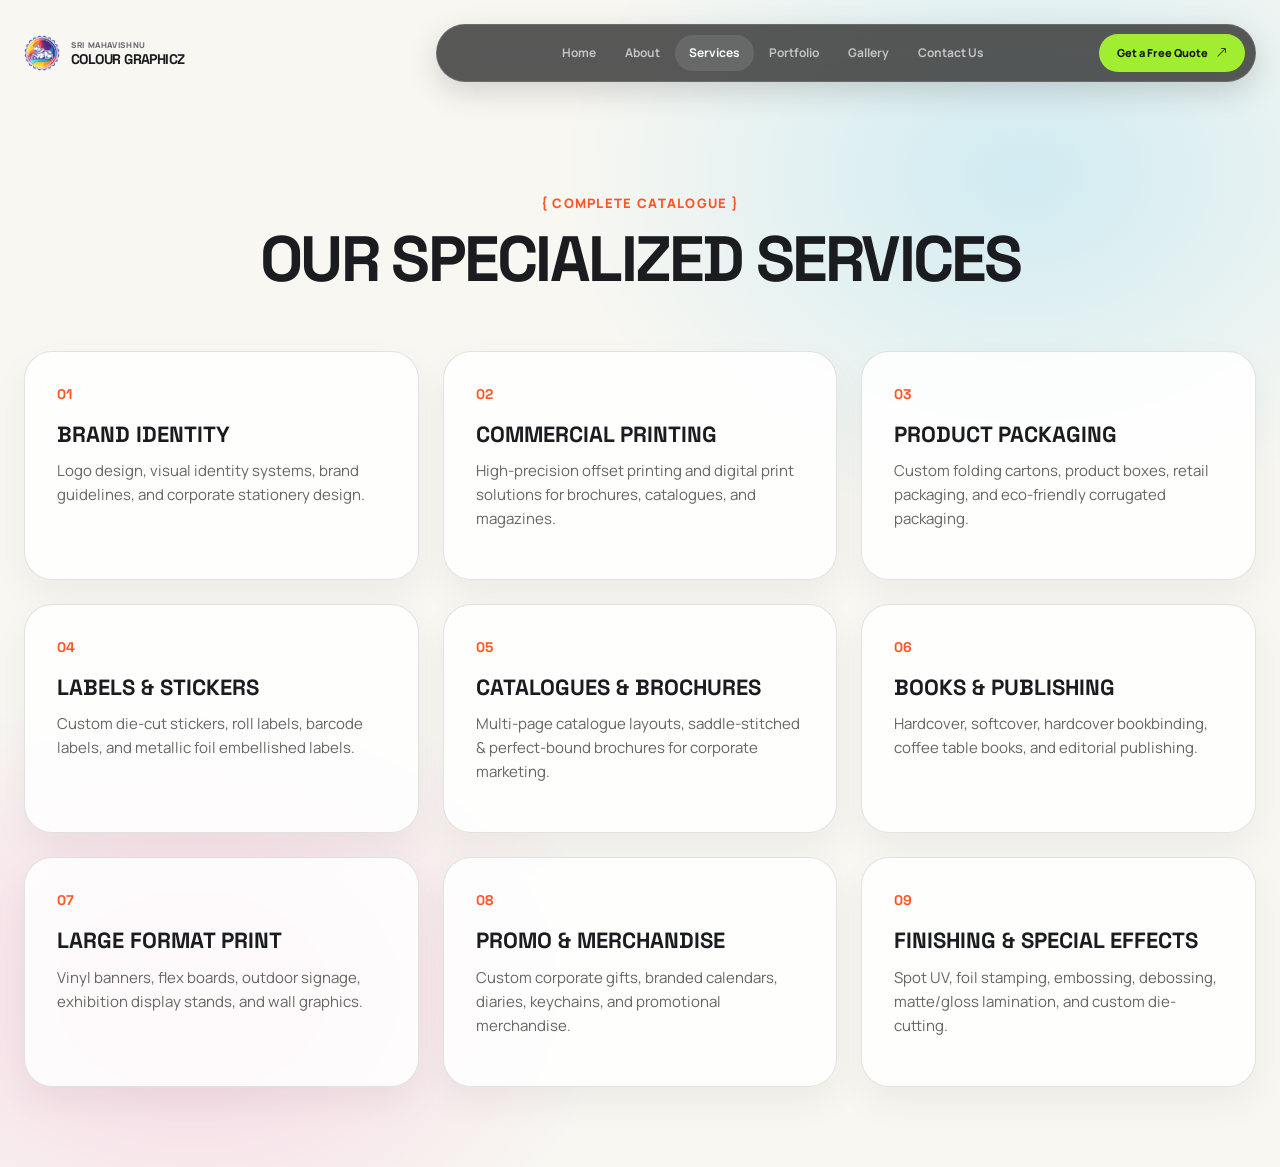
<file: pages/services.html>
<!doctype html>
<html lang="en">

<head>
  <meta charset="utf-8">
  <meta name="viewport" content="width=device-width, initial-scale=1">
  <meta name="description" content="Services - Sri Mahavishnu Colour Graphicz: Brand Identity, Commercial Printing, Packaging & Finishing">
  <title>Services | Sri Mahavishnu Colour Graphicz</title>

  <!-- Google Fonts -->
  <link rel="preconnect" href="https://fonts.googleapis.com">
  <link rel="preconnect" href="https://fonts.gstatic.com" crossorigin>
  <link href="https://fonts.googleapis.com/css2?family=Manrope:wght@400;500;600;700;800&family=Space+Grotesk:wght@500;600;700&display=swap" rel="stylesheet">

  <!-- Bootstrap 5 CSS & Icons -->
  <link href="https://cdn.jsdelivr.net/npm/bootstrap@5.3.3/dist/css/bootstrap.min.css" rel="stylesheet">
  <link href="https://cdn.jsdelivr.net/npm/bootstrap-icons@1.11.3/font/bootstrap-icons.min.css" rel="stylesheet">
  <link rel="stylesheet" href="../css/pages.css">

  <style>
    :root {
      --ink: #1b1c1f;
      --paper: #f8f7f2;
      --line: rgba(27, 28, 31, 0.12);
      --accent: #A0ED32;
      --coral: #ff5426;
      --subtext: #646760;
      --sans: "Manrope", Arial, sans-serif;
      --display: "Space Grotesk", Arial, sans-serif;
    }
    * { box-sizing: border-box; }
    body {
      margin: 0; min-height: 100vh;
      background: radial-gradient(ellipse 60% 50% at 80% 15%, rgba(0, 174, 239, 0.16), transparent 60%), radial-gradient(ellipse 55% 45% at 15% 85%, rgba(236, 0, 140, 0.14), transparent 60%), var(--paper);
      color: var(--ink); font-family: var(--sans);
    }
    body.dark-mode {
      --ink: #f8f7f2; --paper: #111214; --line: rgba(248, 247, 242, 0.14); --subtext: #a4a7a0;
      background: #111214;
    }
    .site-container { width: min(100% - 48px, 1440px); margin: 0 auto; }
    .site-header { position: sticky; top: 0; z-index: 1030; padding: 24px 0 12px; }
    .brand { display: inline-flex; align-items: center; gap: 11px; color: var(--ink); text-decoration: none; }
    .brand-mark { width: 36px; height: 36px; } .brand-mark img { width: 100%; height: 100%; object-fit: contain; }
    .brand-copy { display: grid; text-transform: uppercase; line-height: 1; }
    .brand-copy span { font-size: 8px; font-weight: 800; color: #67686a; }
    .brand-copy strong { font-family: var(--display); font-size: 14px; font-weight: 700; color: var(--ink); }
    .navbar-capsule { width: min(100%, 820px); min-height: 58px; padding: 0 10px 0 18px; border-radius: 30px; background: rgba(59, 59, 59, 0.85); color: #f9f9f7; }
    .nav-links .nav-link { padding: 9px 14px !important; border-radius: 999px; color: #c4c4c5; font-size: 12px; font-weight: 700; }
    .nav-links .nav-link:hover { color: var(--accent); } .nav-links .nav-link.active { color: #fff; background: rgba(255, 255, 255, 0.1); }
    .quote-button { padding: 10px 18px; border-radius: 999px; background: var(--accent); color: #161a12; font-size: 11px; font-weight: 800; text-decoration: none; }
    .page-banner { padding: clamp(60px, 8vw, 100px) 0 40px; text-align: center; }
    .banner-kicker { font-size: 13px; font-weight: 800; color: var(--coral); text-transform: uppercase; margin-bottom: 12px; }
    .banner-title { font-family: var(--display); font-size: clamp(36px, 5vw, 64px); font-weight: 800; color: var(--ink); text-transform: uppercase; }
    .service-grid { display: grid; grid-template-columns: repeat(auto-fit, minmax(320px, 1fr)); gap: 24px; padding-bottom: 80px; }
    .service-card { border-radius: 28px; padding: 32px; background: rgba(255, 255, 255, 0.85); border: 1px solid var(--line); box-shadow: 0 16px 36px rgba(0,0,0,0.05); }
    body.dark-mode .service-card { background: rgba(26, 28, 33, 0.9); border-color: rgba(255, 255, 255, 0.14); }
    .service-card h3 { font-family: var(--display); font-size: 22px; font-weight: 800; margin-bottom: 12px; color: var(--ink); }
    .service-card p { font-size: 15px; color: var(--subtext); line-height: 1.6; }
    .service-num { font-family: var(--display); font-size: 14px; font-weight: 800; color: var(--coral); margin-bottom: 16px; display: block; }
  </style>
</head>

<body>
  <header class="site-header">
    <div class="site-container d-flex align-items-center justify-content-between">
      <a class="brand" href="../index.html">
        <span class="brand-mark"><img src="../assets/images/logo/colour-graphicz.png" alt="Logo"></span>
        <span class="brand-copy"><span>Sri Mahavishnu</span><strong>Colour Graphicz</strong></span>
      </a>
      <div class="navbar-capsule navbar navbar-expand-lg" aria-label="Primary navigation">
        <div class="d-flex align-items-center justify-content-between w-100">
          <button class="nav-toggle" type="button" data-bs-toggle="collapse" data-bs-target="#navServices" aria-controls="navServices" aria-expanded="false" aria-label="Toggle navigation">
            <span></span><span></span><span></span>
          </button>
          <div class="collapse navbar-collapse" id="navServices">
            <ul class="navbar-nav nav-links mx-auto">
              <li class="nav-item"><a class="nav-link" href="../index.html">Home</a></li>
              <li class="nav-item"><a class="nav-link" href="about.html">About</a></li>
              <li class="nav-item"><a class="nav-link active" href="services.html">Services</a></li>
              <li class="nav-item"><a class="nav-link" href="portfolio.html">Portfolio</a></li>
              <li class="nav-item"><a class="nav-link" href="gallery.html">Gallery</a></li>
              <li class="nav-item"><a class="nav-link" href="contact.html">Contact Us</a></li>
            </ul>
            <a class="quote-button" href="quotation.html">Get a Free Quote <i class="bi bi-arrow-up-right"></i></a>
          </div>
        </div>
      </div>
    </div>
  </header>

  <main>
    <section class="page-banner">
      <div class="site-container">
        <div class="banner-kicker">{ Complete Catalogue }</div>
        <h1 class="banner-title">Our Specialized Services</h1>
      </div>
    </section>

    <section>
      <div class="site-container service-grid">
        <div class="service-card"><span class="service-num">01</span><h3>BRAND IDENTITY</h3><p>Logo design, visual identity systems, brand guidelines, and corporate stationery design.</p></div>
        <div class="service-card"><span class="service-num">02</span><h3>COMMERCIAL PRINTING</h3><p>High-precision offset printing and digital print solutions for brochures, catalogues, and magazines.</p></div>
        <div class="service-card"><span class="service-num">03</span><h3>PRODUCT PACKAGING</h3><p>Custom folding cartons, product boxes, retail packaging, and eco-friendly corrugated packaging.</p></div>
        <div class="service-card"><span class="service-num">04</span><h3>LABELS & STICKERS</h3><p>Custom die-cut stickers, roll labels, barcode labels, and metallic foil embellished labels.</p></div>
        <div class="service-card"><span class="service-num">05</span><h3>CATALOGUES & BROCHURES</h3><p>Multi-page catalogue layouts, saddle-stitched & perfect-bound brochures for corporate marketing.</p></div>
        <div class="service-card"><span class="service-num">06</span><h3>BOOKS & PUBLISHING</h3><p>Hardcover, softcover, hardcover bookbinding, coffee table books, and editorial publishing.</p></div>
        <div class="service-card"><span class="service-num">07</span><h3>LARGE FORMAT PRINT</h3><p>Vinyl banners, flex boards, outdoor signage, exhibition display stands, and wall graphics.</p></div>
        <div class="service-card"><span class="service-num">08</span><h3>PROMO & MERCHANDISE</h3><p>Custom corporate gifts, branded calendars, diaries, keychains, and promotional merchandise.</p></div>
        <div class="service-card"><span class="service-num">09</span><h3>FINISHING & SPECIAL EFFECTS</h3><p>Spot UV, foil stamping, embossing, debossing, matte/gloss lamination, and custom die-cutting.</p></div>
      </div>
    </section>
  </main>
  <script src="https://cdn.jsdelivr.net/npm/bootstrap@5.3.3/dist/js/bootstrap.bundle.min.js"></script>
  <script>
    "use strict";
    const btn = document.getElementById("themeToggleBtn");
    const applyTheme = (dark) => {
      document.body.classList.toggle("dark-mode", dark);
      if (btn) btn.querySelector("i").className = dark ? "bi bi-sun-fill" : "bi bi-moon-stars-fill";
    };
    let mode = localStorage.getItem("theme-mode") || "auto";
    applyTheme(mode === "dark" || (mode === "auto" && window.matchMedia("(prefers-color-scheme: dark)").matches));
    btn?.addEventListener("click", () => {
      const isDark = document.body.classList.contains("dark-mode");
      mode = isDark ? "light" : "dark";
      localStorage.setItem("theme-mode", mode);
      applyTheme(!isDark);
    });
    const header = document.querySelector(".site-header");
    window.addEventListener("scroll", () => header?.classList.toggle("is-scrolled", window.scrollY > 10), { passive: true });
  </script>
</body>
</html>
</file>
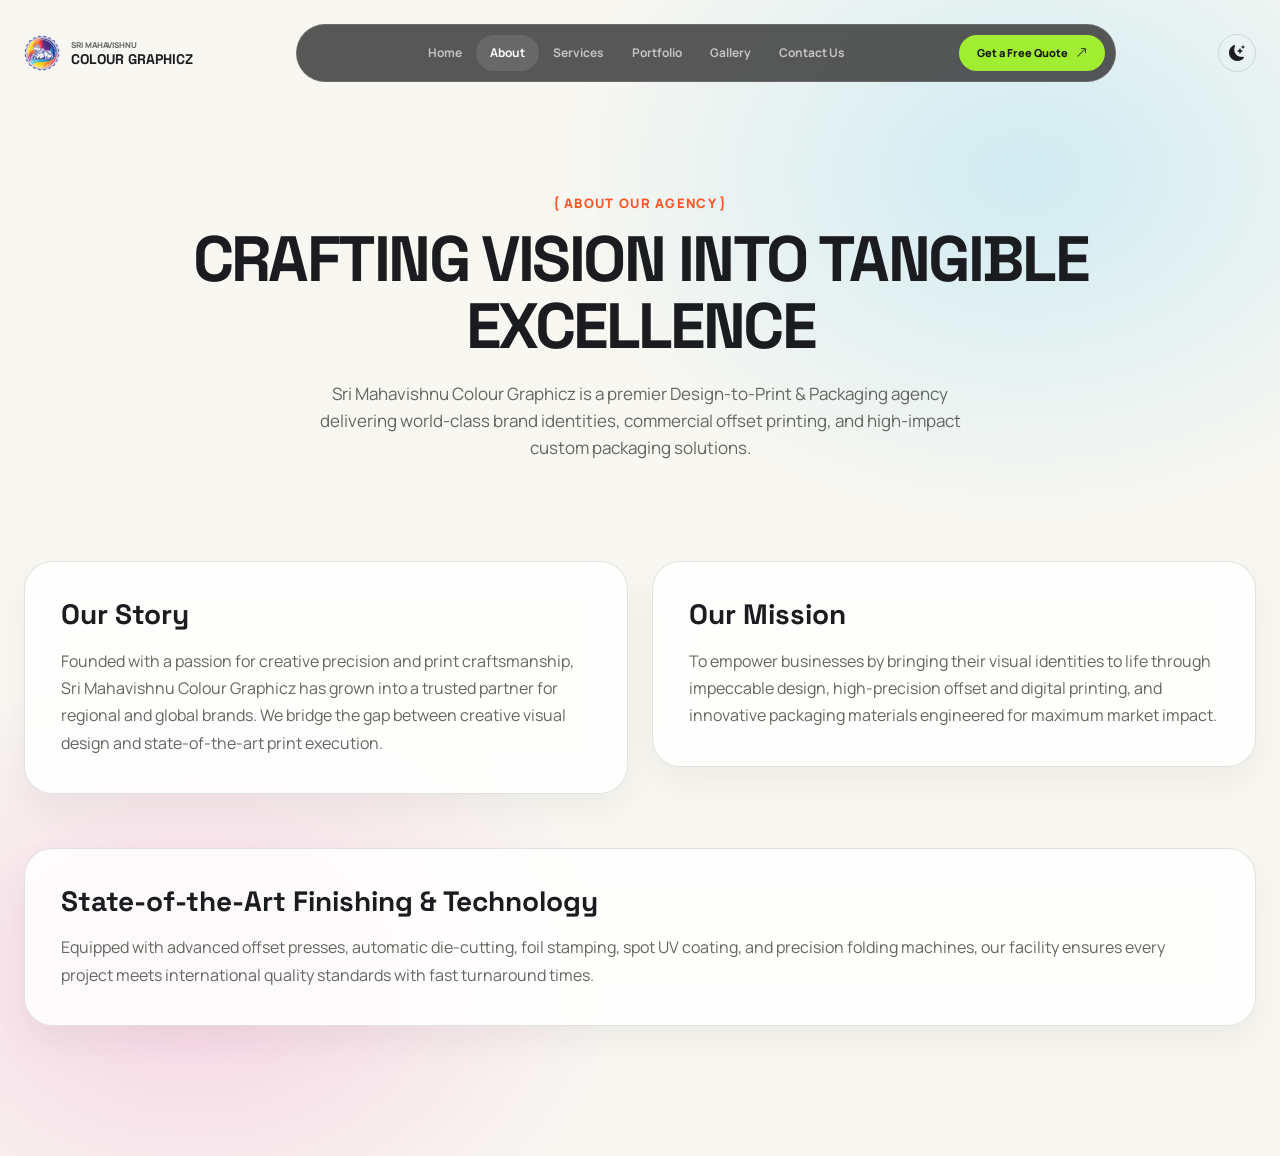
<file: Colour-Graphicz/pages/about.html>
<!doctype html>
<html lang="en">

<head>
  <meta charset="utf-8">
  <meta name="viewport" content="width=device-width, initial-scale=1">
  <meta name="description" content="About Sri Mahavishnu Colour Graphicz - Leading Creative Design, Commercial Printing & Product Packaging Agency">
  <title>About Us | Sri Mahavishnu Colour Graphicz</title>

  <!-- Google Fonts -->
  <link rel="preconnect" href="https://fonts.googleapis.com">
  <link rel="preconnect" href="https://fonts.gstatic.com" crossorigin>
  <link href="https://fonts.googleapis.com/css2?family=Manrope:wght@400;500;600;700;800&family=Space+Grotesk:wght@500;600;700&display=swap" rel="stylesheet">

  <!-- Bootstrap 5 CSS & Icons -->
  <link href="https://cdn.jsdelivr.net/npm/bootstrap@5.3.3/dist/css/bootstrap.min.css" rel="stylesheet" integrity="sha384-QWTKZyjpPEjISv5WaRU9OFeRpok6YctnYmDr5pNlyT2bRjXh0JMhjY6hW+ALEwIH" crossorigin="anonymous">
  <link href="https://cdn.jsdelivr.net/npm/bootstrap-icons@1.11.3/font/bootstrap-icons.min.css" rel="stylesheet">

  <style>
    :root {
      --ink: #1b1c1f;
      --paper: #f8f7f2;
      --line: rgba(27, 28, 31, 0.12);
      --accent: #A0ED32;
      --accent-hover: #8ed42b;
      --coral: #ff5426;
      --subtext: #646760;
      --sans: "Manrope", Arial, sans-serif;
      --display: "Space Grotesk", Arial, sans-serif;
    }

    * { box-sizing: border-box; }
    html { scroll-behavior: smooth; }

    body {
      margin: 0;
      min-height: 100vh;
      background:
        radial-gradient(ellipse 60% 50% at 80% 15%, rgba(0, 174, 239, 0.16), transparent 60%),
        radial-gradient(ellipse 55% 45% at 15% 85%, rgba(236, 0, 140, 0.14), transparent 60%),
        var(--paper);
      color: var(--ink);
      font-family: var(--sans);
      transition: background-color 250ms ease, color 250ms ease;
      overflow-x: hidden;
      position: relative;
    }

    body.dark-mode {
      --ink: #f8f7f2;
      --paper: #111214;
      --line: rgba(248, 247, 242, 0.14);
      --accent: #d9ee46;
      --subtext: #a4a7a0;
      background:
        radial-gradient(ellipse 60% 50% at 80% 15%, rgba(0, 174, 239, 0.18), transparent 60%),
        radial-gradient(ellipse 55% 45% at 15% 85%, rgba(236, 0, 140, 0.16), transparent 60%),
        #111214;
    }

    #globalDotGridCanvas {
      position: fixed;
      top: 0; left: 0;
      width: 100vw; height: 100vh;
      pointer-events: none;
      z-index: 0;
      opacity: 0.85;
    }

    .site-container {
      width: min(100% - 48px, 1440px);
      margin: 0 auto;
      position: relative;
      z-index: 2;
    }

    /* Header & Navbar */
    .site-header {
      position: sticky;
      top: 0;
      z-index: 1030;
      padding: 24px 0 12px;
      background: transparent;
      transition: padding 250ms ease, background 250ms ease;
    }

    .site-header.is-scrolled {
      padding: 12px 0 12px;
      background: rgba(248, 247, 242, 0.78);
      backdrop-filter: blur(20px) saturate(180%);
      -webkit-backdrop-filter: blur(20px) saturate(180%);
      border-bottom: 1px solid rgba(27, 28, 31, 0.08);
    }

    body.dark-mode .site-header.is-scrolled {
      background: rgba(17, 18, 20, 0.82);
    }

    .header-row {
      display: flex;
      align-items: center;
      justify-content: space-between;
      gap: 24px;
    }

    .brand {
      display: inline-flex;
      align-items: center;
      gap: 11px;
      color: var(--ink);
      text-decoration: none;
    }

    .brand-mark { width: 36px; height: 36px; }
    .brand-mark img { width: 100%; height: 100%; object-fit: contain; }

    .brand-copy {
      display: grid;
      text-transform: uppercase;
      line-height: 1;
    }
    .brand-copy span { font-size: 8px; font-weight: 800; color: #67686a; }
    .brand-copy strong { font-family: var(--display); font-size: 14px; font-weight: 700; color: var(--ink); margin-top: 3px; }

    .navbar-capsule {
      width: min(100%, 820px);
      min-height: 58px;
      padding: 0 10px 0 18px;
      border-radius: 30px;
      background: rgba(59, 59, 59, 0.85);
      color: #f9f9f7;
      backdrop-filter: blur(16px);
      border: 1px solid rgba(255, 255, 255, 0.12);
    }

    .nav-links .nav-link {
      padding: 9px 14px !important;
      border-radius: 999px;
      color: #c4c4c5;
      font-size: 12px;
      font-weight: 700;
    }
    .nav-links .nav-link:hover { color: var(--accent); background: rgba(160, 237, 50, 0.15); }
    .nav-links .nav-link.active { color: #fff; background: rgba(255, 255, 255, 0.1); }

    .quote-button {
      display: inline-flex;
      align-items: center;
      gap: 8px;
      padding: 10px 18px;
      border-radius: 999px;
      background: var(--accent);
      color: #161a12;
      font-size: 11px;
      font-weight: 800;
      text-decoration: none;
    }

    .utility-tray { display: inline-flex; align-items: center; gap: 12px; }
    .theme-toggle {
      width: 38px; height: 38px;
      border: 1px solid var(--line);
      border-radius: 50%;
      background: transparent;
      color: inherit;
      cursor: pointer;
    }

    /* Page Hero Banner */
    .page-banner {
      padding: clamp(60px, 8vw, 100px) 0 clamp(40px, 5vw, 60px);
      text-align: center;
    }

    .banner-kicker {
      font-size: 13px; font-weight: 800; letter-spacing: .1em; color: var(--coral); text-transform: uppercase; margin-bottom: 12px;
    }

    .banner-title {
      font-family: var(--display);
      font-size: clamp(36px, 5vw, 68px);
      font-weight: 800;
      letter-spacing: -.04em;
      line-height: 1.05;
      text-transform: uppercase;
      color: var(--ink);
      margin-bottom: 20px;
    }

    .banner-subtitle {
      max-width: 680px; margin: 0 auto; font-size: 17px; color: var(--subtext); line-height: 1.6;
    }

    /* Content Cards Grid */
    .about-content-section { padding: 40px 0 100px; }
    .about-card {
      border-radius: 28px;
      padding: 36px;
      background: rgba(255, 255, 255, 0.85);
      backdrop-filter: blur(16px);
      border: 1px solid var(--line);
      box-shadow: 0 16px 36px rgba(0, 0, 0, 0.05);
      margin-bottom: 30px;
    }

    body.dark-mode .about-card {
      background: rgba(26, 28, 33, 0.9);
      border-color: rgba(255, 255, 255, 0.14);
    }

    .about-card h3 {
      font-family: var(--display);
      font-size: 28px; font-weight: 800; margin-bottom: 16px; color: var(--ink);
    }
    .about-card p { font-size: 16px; color: var(--subtext); line-height: 1.7; margin: 0; }
  </style>
</head>

<body>
  <canvas id="globalDotGridCanvas"></canvas>

  <header class="site-header">
    <div class="site-container header-row">
      <a class="brand" href="../index.html">
        <span class="brand-mark"><img src="../assets/images/logo/colour-graphicz.png" alt="Logo"></span>
        <span class="brand-copy"><span>Sri Mahavishnu</span><strong>Colour Graphicz</strong></span>
      </a>

      <div class="navbar-capsule navbar navbar-expand-lg">
        <div class="d-flex align-items-center justify-content-between w-100">
          <button class="navbar-toggler" type="button" data-bs-toggle="collapse" data-bs-target="#navNav"><span class="navbar-toggler-icon"></span></button>
          <div class="collapse navbar-collapse" id="navNav">
            <ul class="navbar-nav nav-links mx-auto">
              <li class="nav-item"><a class="nav-link" href="../index.html">Home</a></li>
              <li class="nav-item"><a class="nav-link active" href="about.html">About</a></li>
              <li class="nav-item"><a class="nav-link" href="services.html">Services</a></li>
              <li class="nav-item"><a class="nav-link" href="portfolio.html">Portfolio</a></li>
              <li class="nav-item"><a class="nav-link" href="gallery.html">Gallery</a></li>
              <li class="nav-item"><a class="nav-link" href="contact.html">Contact Us</a></li>
            </ul>
            <a class="quote-button" href="quotation.html">Get a Free Quote <i class="bi bi-arrow-up-right"></i></a>
          </div>
        </div>
      </div>

      <div class="utility-tray">
        <button class="theme-toggle" type="button" id="themeToggleBtn"><i class="bi bi-moon-stars-fill"></i></button>
      </div>
    </div>
  </header>

  <main>
    <section class="page-banner">
      <div class="site-container">
        <div class="banner-kicker">{ About Our Agency }</div>
        <h1 class="banner-title">Crafting Vision into Tangible Excellence</h1>
        <p class="banner-subtitle">Sri Mahavishnu Colour Graphicz is a premier Design-to-Print & Packaging agency delivering world-class brand identities, commercial offset printing, and high-impact custom packaging solutions.</p>
      </div>
    </section>

    <section class="about-content-section">
      <div class="site-container">
        <div class="row g-4">
          <div class="col-lg-6">
            <div class="about-card">
              <h3>Our Story</h3>
              <p>Founded with a passion for creative precision and print craftsmanship, Sri Mahavishnu Colour Graphicz has grown into a trusted partner for regional and global brands. We bridge the gap between creative visual design and state-of-the-art print execution.</p>
            </div>
          </div>
          <div class="col-lg-6">
            <div class="about-card">
              <h3>Our Mission</h3>
              <p>To empower businesses by bringing their visual identities to life through impeccable design, high-precision offset and digital printing, and innovative packaging materials engineered for maximum market impact.</p>
            </div>
          </div>
          <div class="col-lg-12">
            <div class="about-card">
              <h3>State-of-the-Art Finishing & Technology</h3>
              <p>Equipped with advanced offset presses, automatic die-cutting, foil stamping, spot UV coating, and precision folding machines, our facility ensures every project meets international quality standards with fast turnaround times.</p>
            </div>
          </div>
        </div>
      </div>
    </section>
  </main>

  <script src="https://cdn.jsdelivr.net/npm/bootstrap@5.3.3/dist/js/bootstrap.bundle.min.js"></script>
  <script>
    document.getElementById("themeToggleBtn")?.addEventListener("click", () => {
      document.body.classList.toggle("dark-mode");
    });
  </script>
</body>
</html>
</file>
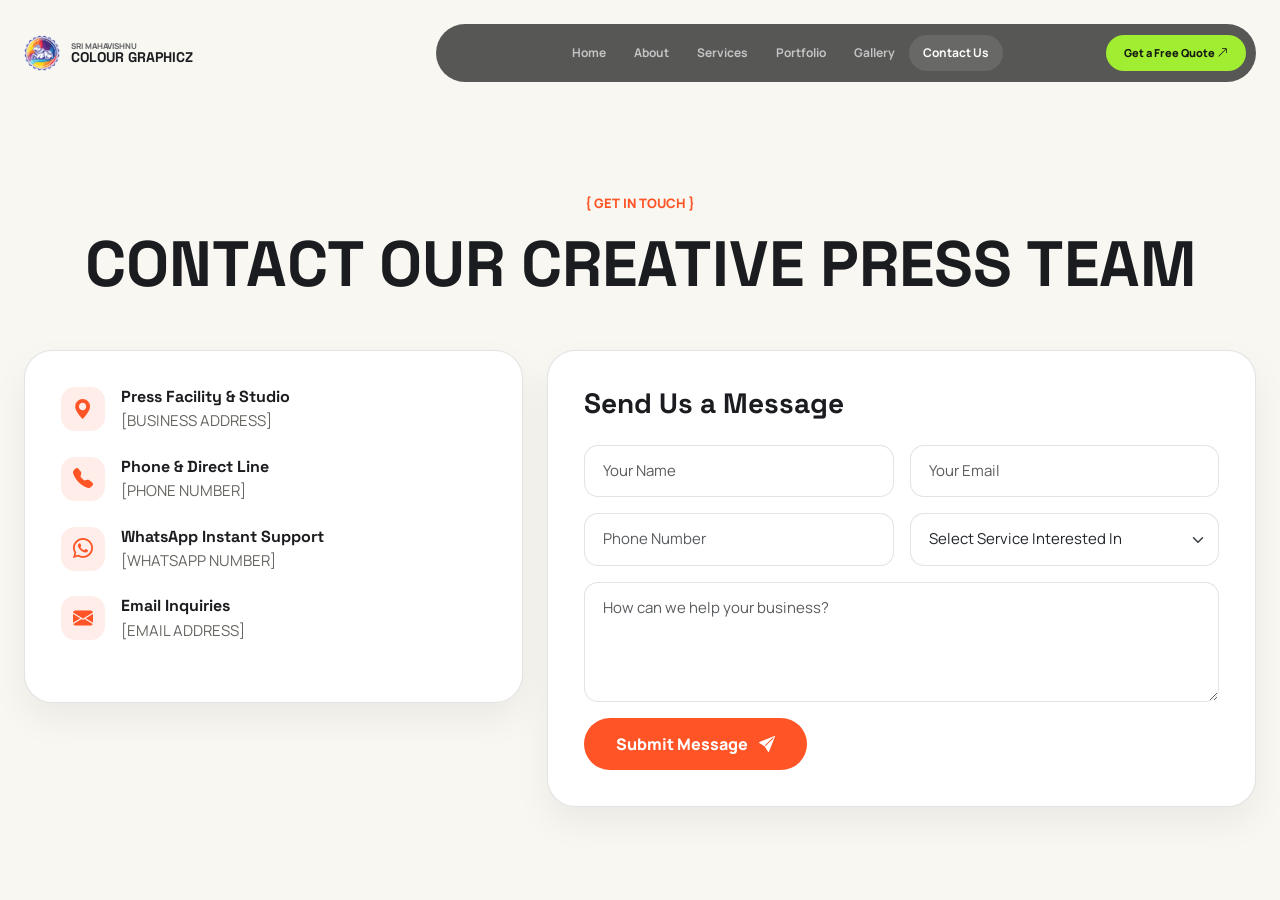
<file: Colour-Graphicz/pages/contact.html>
<!doctype html>
<html lang="en">

<head>
  <meta charset="utf-8">
  <meta name="viewport" content="width=device-width, initial-scale=1">
  <meta name="description" content="Contact Sri Mahavishnu Colour Graphicz - Get in touch for branding, offset printing & packaging inquiries">
  <title>Contact Us | Sri Mahavishnu Colour Graphicz</title>

  <link rel="preconnect" href="https://fonts.googleapis.com">
  <link rel="preconnect" href="https://fonts.gstatic.com" crossorigin>
  <link href="https://fonts.googleapis.com/css2?family=Manrope:wght@400;500;600;700;800&family=Space+Grotesk:wght@500;600;700&display=swap" rel="stylesheet">

  <link href="https://cdn.jsdelivr.net/npm/bootstrap@5.3.3/dist/css/bootstrap.min.css" rel="stylesheet">
  <link href="https://cdn.jsdelivr.net/npm/bootstrap-icons@1.11.3/font/bootstrap-icons.min.css" rel="stylesheet">

  <style>
    :root {
      --ink: #1b1c1f; --paper: #f8f7f2; --line: rgba(27, 28, 31, 0.12); --accent: #A0ED32; --coral: #ff5426; --subtext: #646760;
      --sans: "Manrope", Arial, sans-serif; --display: "Space Grotesk", Arial, sans-serif;
    }
    * { box-sizing: border-box; }
    body { margin: 0; min-height: 100vh; background: var(--paper); color: var(--ink); font-family: var(--sans); }
    .site-container { width: min(100% - 48px, 1440px); margin: 0 auto; }
    .site-header { position: sticky; top: 0; z-index: 1030; padding: 24px 0 12px; }
    .brand { display: inline-flex; align-items: center; gap: 11px; color: var(--ink); text-decoration: none; }
    .brand-mark { width: 36px; height: 36px; } .brand-mark img { width: 100%; height: 100%; object-fit: contain; }
    .brand-copy { display: grid; text-transform: uppercase; line-height: 1; }
    .brand-copy span { font-size: 8px; font-weight: 800; color: #67686a; }
    .brand-copy strong { font-family: var(--display); font-size: 14px; font-weight: 700; color: var(--ink); }
    .navbar-capsule { width: min(100%, 820px); min-height: 58px; padding: 0 10px 0 18px; border-radius: 30px; background: rgba(59, 59, 59, 0.85); color: #f9f9f7; }
    .nav-links .nav-link { padding: 9px 14px !important; border-radius: 999px; color: #c4c4c5; font-size: 12px; font-weight: 700; }
    .nav-links .nav-link:hover { color: var(--accent); } .nav-links .nav-link.active { color: #fff; background: rgba(255, 255, 255, 0.1); }
    .quote-button { padding: 10px 18px; border-radius: 999px; background: var(--accent); color: #161a12; font-size: 11px; font-weight: 800; text-decoration: none; }
    .page-banner { padding: clamp(60px, 8vw, 100px) 0 40px; text-align: center; }
    .banner-kicker { font-size: 13px; font-weight: 800; color: var(--coral); text-transform: uppercase; margin-bottom: 12px; }
    .banner-title { font-family: var(--display); font-size: clamp(36px, 5vw, 64px); font-weight: 800; color: var(--ink); text-transform: uppercase; }
    .contact-card { border-radius: 28px; padding: 36px; background: #fff; border: 1px solid var(--line); box-shadow: 0 16px 36px rgba(0,0,0,0.06); }
    .contact-item { display: flex; align-items: flex-start; gap: 16px; margin-bottom: 24px; }
    .contact-icon { width: 44px; height: 44px; border-radius: 14px; background: rgba(255,84,38,0.1); color: var(--coral); display: flex; align-items: center; justify-content: center; font-size: 20px; flex-shrink: 0; }
    .contact-item h4 { font-family: var(--display); font-size: 16px; font-weight: 800; margin-bottom: 4px; }
    .contact-item p { font-size: 15px; color: var(--subtext); margin: 0; }
    .form-control, .form-select { border-radius: 14px; padding: 14px 18px; border: 1px solid var(--line); font-size: 15px; }
    .btn-submit { padding: 14px 32px; border-radius: 999px; background: var(--coral); color: #fff; font-weight: 800; border: none; }
  </style>
</head>

<body>
  <header class="site-header">
    <div class="site-container d-flex align-items-center justify-content-between">
      <a class="brand" href="../index.html">
        <span class="brand-mark"><img src="../assets/images/logo/colour-graphicz.png" alt="Logo"></span>
        <span class="brand-copy"><span>Sri Mahavishnu</span><strong>Colour Graphicz</strong></span>
      </a>
      <div class="navbar-capsule navbar navbar-expand-lg">
        <div class="d-flex align-items-center justify-content-between w-100">
          <ul class="navbar-nav nav-links mx-auto">
            <li class="nav-item"><a class="nav-link" href="../index.html">Home</a></li>
            <li class="nav-item"><a class="nav-link" href="about.html">About</a></li>
            <li class="nav-item"><a class="nav-link" href="services.html">Services</a></li>
            <li class="nav-item"><a class="nav-link" href="portfolio.html">Portfolio</a></li>
            <li class="nav-item"><a class="nav-link" href="gallery.html">Gallery</a></li>
            <li class="nav-item"><a class="nav-link active" href="contact.html">Contact Us</a></li>
          </ul>
          <a class="quote-button" href="quotation.html">Get a Free Quote <i class="bi bi-arrow-up-right"></i></a>
        </div>
      </div>
    </div>
  </header>

  <main>
    <section class="page-banner">
      <div class="site-container">
        <div class="banner-kicker">{ Get In Touch }</div>
        <h1 class="banner-title">Contact Our Creative Press Team</h1>
      </div>
    </section>

    <section style="padding-bottom: 80px;">
      <div class="site-container">
        <div class="row g-4">
          <div class="col-lg-5">
            <div class="contact-card">
              <div class="contact-item">
                <div class="contact-icon"><i class="bi bi-geo-alt-fill"></i></div>
                <div><h4>Press Facility & Studio</h4><p>[BUSINESS ADDRESS]</p></div>
              </div>
              <div class="contact-item">
                <div class="contact-icon"><i class="bi bi-telephone-fill"></i></div>
                <div><h4>Phone & Direct Line</h4><p>[PHONE NUMBER]</p></div>
              </div>
              <div class="contact-item">
                <div class="contact-icon"><i class="bi bi-whatsapp"></i></div>
                <div><h4>WhatsApp Instant Support</h4><p>[WHATSAPP NUMBER]</p></div>
              </div>
              <div class="contact-item">
                <div class="contact-icon"><i class="bi bi-envelope-fill"></i></div>
                <div><h4>Email Inquiries</h4><p>[EMAIL ADDRESS]</p></div>
              </div>
            </div>
          </div>

          <div class="col-lg-7">
            <div class="contact-card">
              <h3 style="font-family: var(--display); font-weight: 800; margin-bottom: 24px;">Send Us a Message</h3>
              <form onsubmit="event.preventDefault(); alert('Thank you for contacting Sri Mahavishnu Colour Graphicz! Our team will get back to you shortly.');">
                <div class="row g-3">
                  <div class="col-md-6"><input type="text" class="form-control" placeholder="Your Name" required></div>
                  <div class="col-md-6"><input type="email" class="form-control" placeholder="Your Email" required></div>
                  <div class="col-md-6"><input type="tel" class="form-control" placeholder="Phone Number"></div>
                  <div class="col-md-6">
                    <select class="form-select">
                      <option>Select Service Interested In</option>
                      <option>Brand Identity</option>
                      <option>Commercial Printing</option>
                      <option>Product Packaging</option>
                      <option>Labels & Stickers</option>
                    </select>
                  </div>
                  <div class="col-12"><textarea class="form-control" rows="4" placeholder="How can we help your business?" required></textarea></div>
                  <div class="col-12"><button type="submit" class="btn-submit">Submit Message <i class="bi bi-send-fill ms-2"></i></button></div>
                </div>
              </form>
            </div>
          </div>
        </div>
      </div>
    </section>
  </main>
</body>
</html>
</file>
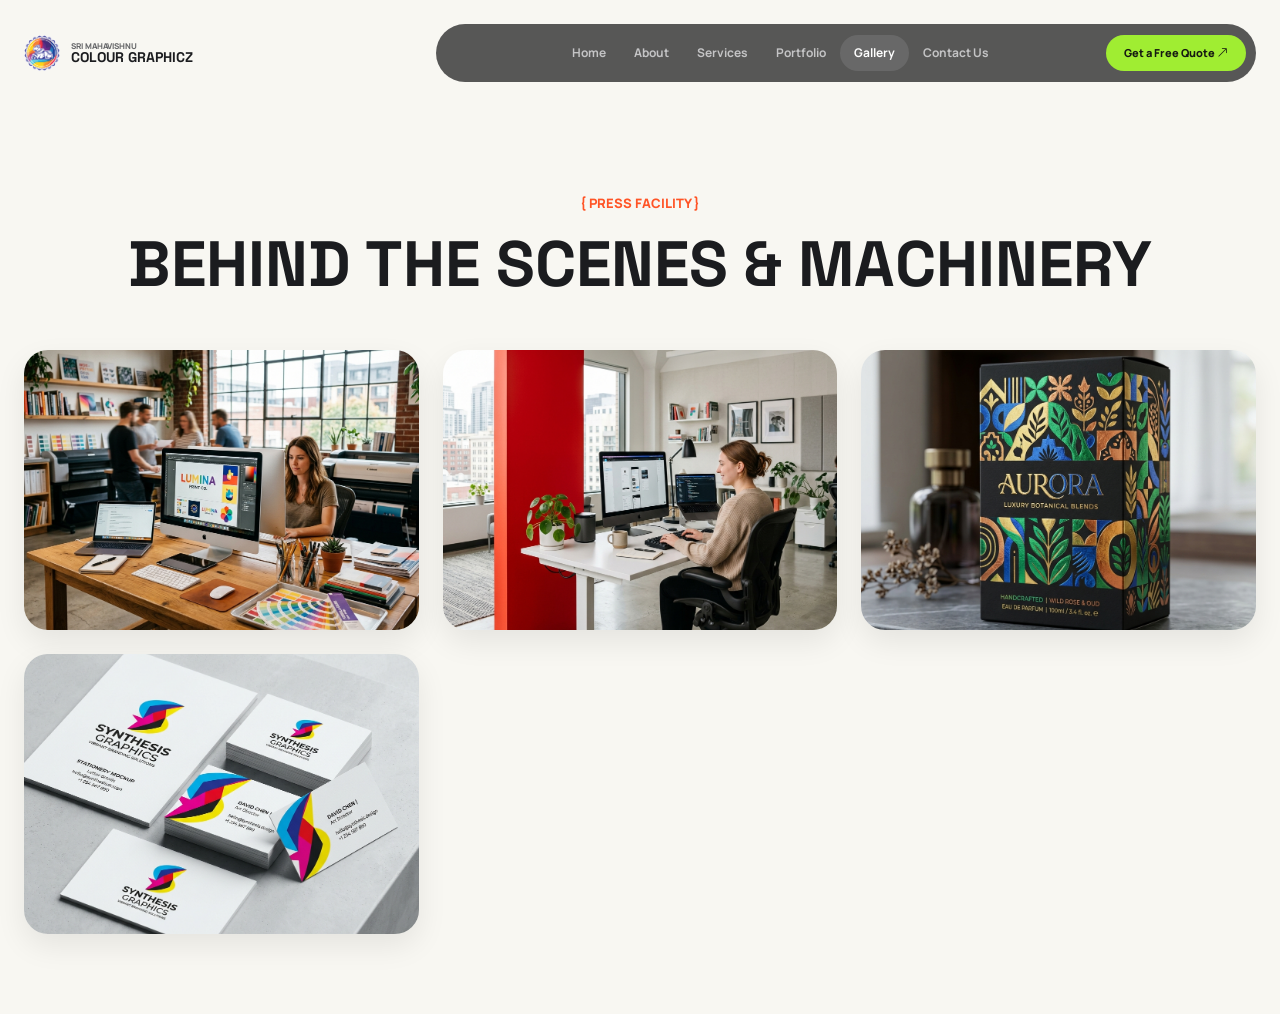
<file: Colour-Graphicz/pages/gallery.html>
<!doctype html>
<html lang="en">

<head>
  <meta charset="utf-8">
  <meta name="viewport" content="width=device-width, initial-scale=1">
  <meta name="description" content="Gallery - Sri Mahavishnu Colour Graphicz Press Facility, Machines & Behind The Scenes">
  <title>Gallery | Sri Mahavishnu Colour Graphicz</title>

  <link rel="preconnect" href="https://fonts.googleapis.com">
  <link rel="preconnect" href="https://fonts.gstatic.com" crossorigin>
  <link href="https://fonts.googleapis.com/css2?family=Manrope:wght@400;500;600;700;800&family=Space+Grotesk:wght@500;600;700&display=swap" rel="stylesheet">

  <link href="https://cdn.jsdelivr.net/npm/bootstrap@5.3.3/dist/css/bootstrap.min.css" rel="stylesheet">
  <link href="https://cdn.jsdelivr.net/npm/bootstrap-icons@1.11.3/font/bootstrap-icons.min.css" rel="stylesheet">

  <style>
    :root {
      --ink: #1b1c1f; --paper: #f8f7f2; --line: rgba(27, 28, 31, 0.12); --accent: #A0ED32; --coral: #ff5426; --subtext: #646760;
      --sans: "Manrope", Arial, sans-serif; --display: "Space Grotesk", Arial, sans-serif;
    }
    * { box-sizing: border-box; }
    body { margin: 0; min-height: 100vh; background: var(--paper); color: var(--ink); font-family: var(--sans); }
    .site-container { width: min(100% - 48px, 1440px); margin: 0 auto; }
    .site-header { position: sticky; top: 0; z-index: 1030; padding: 24px 0 12px; }
    .brand { display: inline-flex; align-items: center; gap: 11px; color: var(--ink); text-decoration: none; }
    .brand-mark { width: 36px; height: 36px; } .brand-mark img { width: 100%; height: 100%; object-fit: contain; }
    .brand-copy { display: grid; text-transform: uppercase; line-height: 1; }
    .brand-copy span { font-size: 8px; font-weight: 800; color: #67686a; }
    .brand-copy strong { font-family: var(--display); font-size: 14px; font-weight: 700; color: var(--ink); }
    .navbar-capsule { width: min(100%, 820px); min-height: 58px; padding: 0 10px 0 18px; border-radius: 30px; background: rgba(59, 59, 59, 0.85); color: #f9f9f7; }
    .nav-links .nav-link { padding: 9px 14px !important; border-radius: 999px; color: #c4c4c5; font-size: 12px; font-weight: 700; }
    .nav-links .nav-link:hover { color: var(--accent); } .nav-links .nav-link.active { color: #fff; background: rgba(255, 255, 255, 0.1); }
    .quote-button { padding: 10px 18px; border-radius: 999px; background: var(--accent); color: #161a12; font-size: 11px; font-weight: 800; text-decoration: none; }
    .page-banner { padding: clamp(60px, 8vw, 100px) 0 40px; text-align: center; }
    .banner-kicker { font-size: 13px; font-weight: 800; color: var(--coral); text-transform: uppercase; margin-bottom: 12px; }
    .banner-title { font-family: var(--display); font-size: clamp(36px, 5vw, 64px); font-weight: 800; color: var(--ink); text-transform: uppercase; }
    .gallery-grid { display: grid; grid-template-columns: repeat(auto-fit, minmax(300px, 1fr)); gap: 24px; padding-bottom: 80px; }
    .gallery-item { border-radius: 24px; overflow: hidden; height: 280px; position: relative; box-shadow: 0 12px 30px rgba(0,0,0,0.08); }
    .gallery-item img { width: 100%; height: 100%; object-fit: cover; transition: transform 300ms ease; }
    .gallery-item:hover img { transform: scale(1.06); }
  </style>
</head>

<body>
  <header class="site-header">
    <div class="site-container d-flex align-items-center justify-content-between">
      <a class="brand" href="../index.html">
        <span class="brand-mark"><img src="../assets/images/logo/colour-graphicz.png" alt="Logo"></span>
        <span class="brand-copy"><span>Sri Mahavishnu</span><strong>Colour Graphicz</strong></span>
      </a>
      <div class="navbar-capsule navbar navbar-expand-lg">
        <div class="d-flex align-items-center justify-content-between w-100">
          <ul class="navbar-nav nav-links mx-auto">
            <li class="nav-item"><a class="nav-link" href="../index.html">Home</a></li>
            <li class="nav-item"><a class="nav-link" href="about.html">About</a></li>
            <li class="nav-item"><a class="nav-link" href="services.html">Services</a></li>
            <li class="nav-item"><a class="nav-link" href="portfolio.html">Portfolio</a></li>
            <li class="nav-item"><a class="nav-link active" href="gallery.html">Gallery</a></li>
            <li class="nav-item"><a class="nav-link" href="contact.html">Contact Us</a></li>
          </ul>
          <a class="quote-button" href="quotation.html">Get a Free Quote <i class="bi bi-arrow-up-right"></i></a>
        </div>
      </div>
    </div>
  </header>

  <main>
    <section class="page-banner">
      <div class="site-container">
        <div class="banner-kicker">{ Press Facility }</div>
        <h1 class="banner-title">Behind the Scenes & Machinery</h1>
      </div>
    </section>

    <section>
      <div class="site-container gallery-grid">
        <div class="gallery-item"><img src="../assets/images/agency_main.png" alt="Offset Press Machine"></div>
        <div class="gallery-item"><img src="../assets/images/agency_desk.png" alt="Graphic Studio Setup"></div>
        <div class="gallery-item"><img src="../assets/images/services/packaging.png" alt="Packaging Line"></div>
        <div class="gallery-item"><img src="../assets/images/services/branding.png" alt="Color Matching Studio"></div>
      </div>
    </section>
  </main>
</body>
</html>
</file>
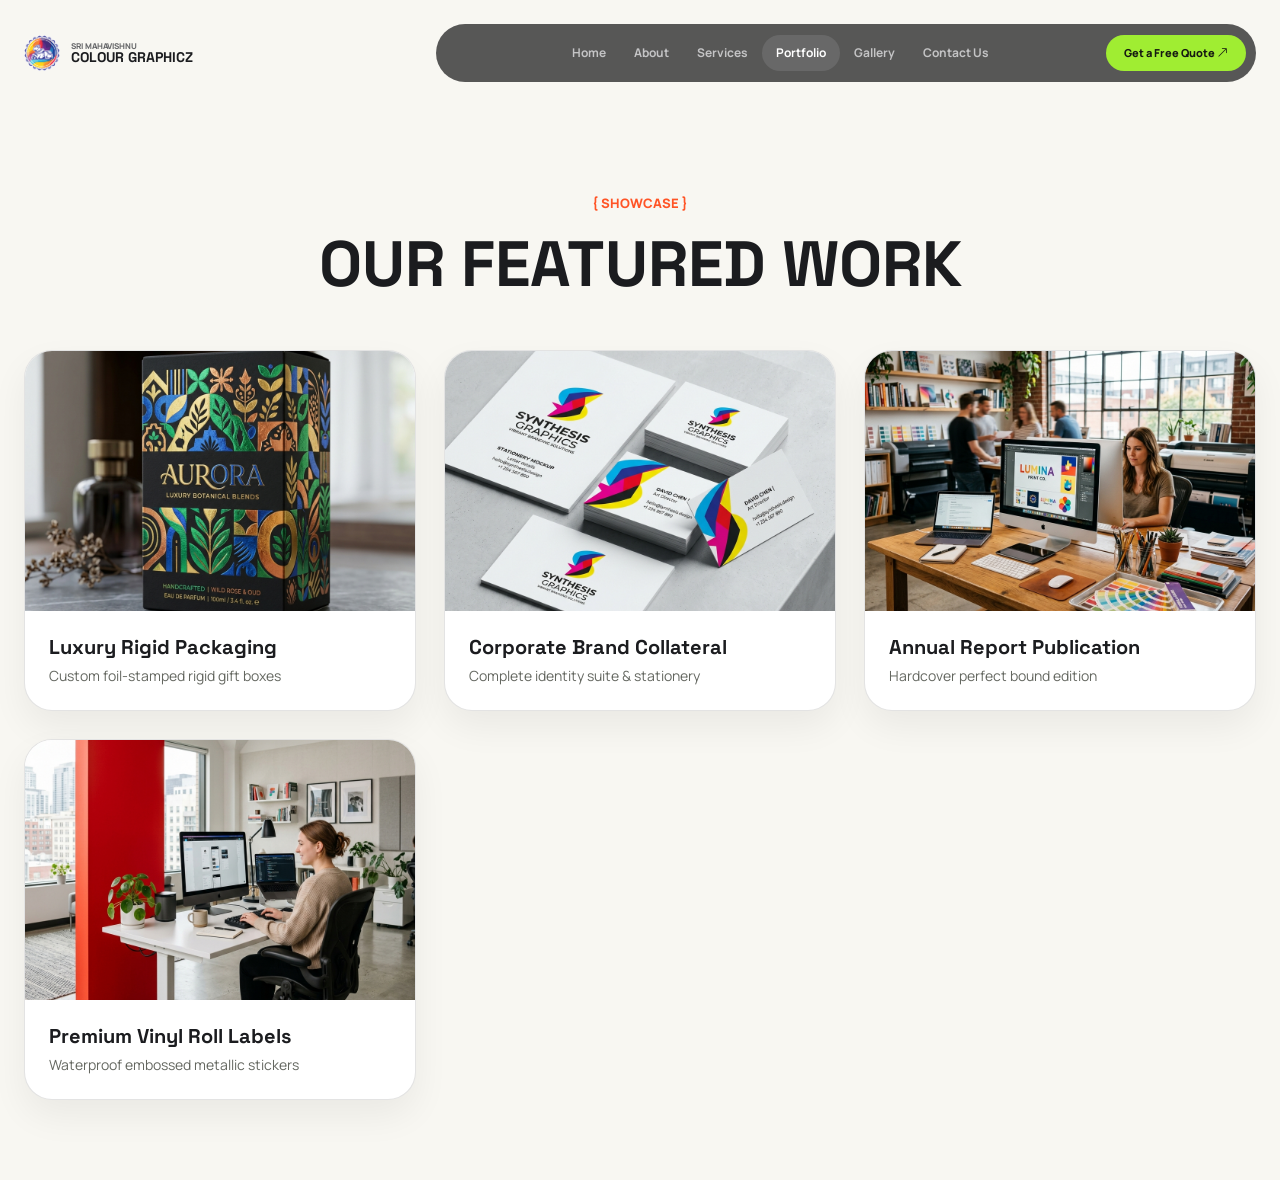
<file: Colour-Graphicz/pages/portfolio.html>
<!doctype html>
<html lang="en">

<head>
  <meta charset="utf-8">
  <meta name="viewport" content="width=device-width, initial-scale=1">
  <meta name="description" content="Portfolio - Sri Mahavishnu Colour Graphicz: Explore Featured Design, Print & Packaging Projects">
  <title>Portfolio | Sri Mahavishnu Colour Graphicz</title>

  <link rel="preconnect" href="https://fonts.googleapis.com">
  <link rel="preconnect" href="https://fonts.gstatic.com" crossorigin>
  <link href="https://fonts.googleapis.com/css2?family=Manrope:wght@400;500;600;700;800&family=Space+Grotesk:wght@500;600;700&display=swap" rel="stylesheet">

  <link href="https://cdn.jsdelivr.net/npm/bootstrap@5.3.3/dist/css/bootstrap.min.css" rel="stylesheet">
  <link href="https://cdn.jsdelivr.net/npm/bootstrap-icons@1.11.3/font/bootstrap-icons.min.css" rel="stylesheet">

  <style>
    :root {
      --ink: #1b1c1f; --paper: #f8f7f2; --line: rgba(27, 28, 31, 0.12); --accent: #A0ED32; --coral: #ff5426; --subtext: #646760;
      --sans: "Manrope", Arial, sans-serif; --display: "Space Grotesk", Arial, sans-serif;
    }
    * { box-sizing: border-box; }
    body { margin: 0; min-height: 100vh; background: var(--paper); color: var(--ink); font-family: var(--sans); }
    .site-container { width: min(100% - 48px, 1440px); margin: 0 auto; }
    .site-header { position: sticky; top: 0; z-index: 1030; padding: 24px 0 12px; }
    .brand { display: inline-flex; align-items: center; gap: 11px; color: var(--ink); text-decoration: none; }
    .brand-mark { width: 36px; height: 36px; } .brand-mark img { width: 100%; height: 100%; object-fit: contain; }
    .brand-copy { display: grid; text-transform: uppercase; line-height: 1; }
    .brand-copy span { font-size: 8px; font-weight: 800; color: #67686a; }
    .brand-copy strong { font-family: var(--display); font-size: 14px; font-weight: 700; color: var(--ink); }
    .navbar-capsule { width: min(100%, 820px); min-height: 58px; padding: 0 10px 0 18px; border-radius: 30px; background: rgba(59, 59, 59, 0.85); color: #f9f9f7; }
    .nav-links .nav-link { padding: 9px 14px !important; border-radius: 999px; color: #c4c4c5; font-size: 12px; font-weight: 700; }
    .nav-links .nav-link:hover { color: var(--accent); } .nav-links .nav-link.active { color: #fff; background: rgba(255, 255, 255, 0.1); }
    .quote-button { padding: 10px 18px; border-radius: 999px; background: var(--accent); color: #161a12; font-size: 11px; font-weight: 800; text-decoration: none; }
    .page-banner { padding: clamp(60px, 8vw, 100px) 0 40px; text-align: center; }
    .banner-kicker { font-size: 13px; font-weight: 800; color: var(--coral); text-transform: uppercase; margin-bottom: 12px; }
    .banner-title { font-family: var(--display); font-size: clamp(36px, 5vw, 64px); font-weight: 800; color: var(--ink); text-transform: uppercase; }
    .portfolio-grid { display: grid; grid-template-columns: repeat(auto-fit, minmax(340px, 1fr)); gap: 28px; padding-bottom: 80px; }
    .portfolio-card { border-radius: 28px; overflow: hidden; background: #fff; border: 1px solid var(--line); box-shadow: 0 16px 36px rgba(0,0,0,0.06); }
    .portfolio-card img { width: 100%; height: 260px; object-fit: cover; }
    .portfolio-info { padding: 24px; }
    .portfolio-info h3 { font-family: var(--display); font-size: 20px; font-weight: 800; margin-bottom: 6px; }
    .portfolio-info p { font-size: 14px; color: var(--subtext); margin: 0; }
  </style>
</head>

<body>
  <header class="site-header">
    <div class="site-container d-flex align-items-center justify-content-between">
      <a class="brand" href="../index.html">
        <span class="brand-mark"><img src="../assets/images/logo/colour-graphicz.png" alt="Logo"></span>
        <span class="brand-copy"><span>Sri Mahavishnu</span><strong>Colour Graphicz</strong></span>
      </a>
      <div class="navbar-capsule navbar navbar-expand-lg">
        <div class="d-flex align-items-center justify-content-between w-100">
          <ul class="navbar-nav nav-links mx-auto">
            <li class="nav-item"><a class="nav-link" href="../index.html">Home</a></li>
            <li class="nav-item"><a class="nav-link" href="about.html">About</a></li>
            <li class="nav-item"><a class="nav-link" href="services.html">Services</a></li>
            <li class="nav-item"><a class="nav-link active" href="portfolio.html">Portfolio</a></li>
            <li class="nav-item"><a class="nav-link" href="gallery.html">Gallery</a></li>
            <li class="nav-item"><a class="nav-link" href="contact.html">Contact Us</a></li>
          </ul>
          <a class="quote-button" href="quotation.html">Get a Free Quote <i class="bi bi-arrow-up-right"></i></a>
        </div>
      </div>
    </div>
  </header>

  <main>
    <section class="page-banner">
      <div class="site-container">
        <div class="banner-kicker">{ Showcase }</div>
        <h1 class="banner-title">Our Featured Work</h1>
      </div>
    </section>

    <section>
      <div class="site-container portfolio-grid">
        <div class="portfolio-card"><img src="../assets/images/services/packaging.png" alt="Luxury Packaging Project"><div class="portfolio-info"><h3>Luxury Rigid Packaging</h3><p>Custom foil-stamped rigid gift boxes</p></div></div>
        <div class="portfolio-card"><img src="../assets/images/services/branding.png" alt="Corporate Branding"><div class="portfolio-info"><h3>Corporate Brand Collateral</h3><p>Complete identity suite & stationery</p></div></div>
        <div class="portfolio-card"><img src="../assets/images/agency_main.png" alt="Commercial Printing"><div class="portfolio-info"><h3>Annual Report Publication</h3><p>Hardcover perfect bound edition</p></div></div>
        <div class="portfolio-card"><img src="../assets/images/agency_desk.png" alt="Die-Cut Stickers"><div class="portfolio-info"><h3>Premium Vinyl Roll Labels</h3><p>Waterproof embossed metallic stickers</p></div></div>
      </div>
    </section>
  </main>
</body>
</html>
</file>
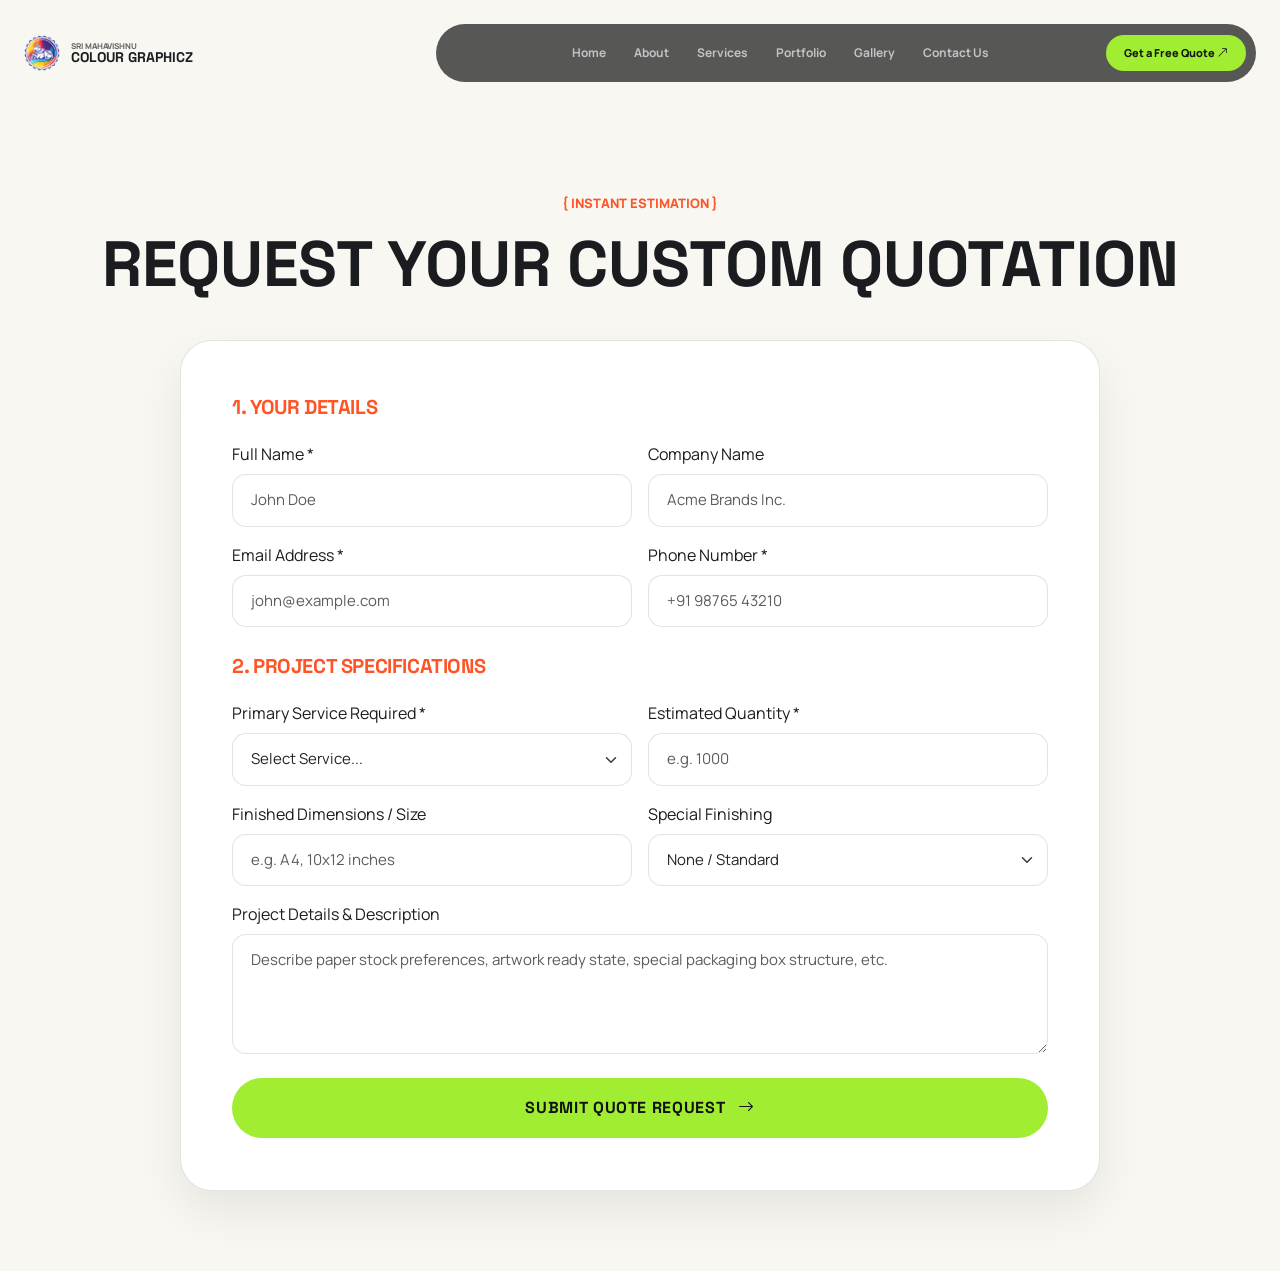
<file: Colour-Graphicz/pages/quotation.html>
<!doctype html>
<html lang="en">

<head>
  <meta charset="utf-8">
  <meta name="viewport" content="width=device-width, initial-scale=1">
  <meta name="description" content="Request a Free Quote - Sri Mahavishnu Colour Graphicz: Get instant custom print & packaging quotes">
  <title>Get a Free Quotation | Sri Mahavishnu Colour Graphicz</title>

  <link rel="preconnect" href="https://fonts.googleapis.com">
  <link rel="preconnect" href="https://fonts.gstatic.com" crossorigin>
  <link href="https://fonts.googleapis.com/css2?family=Manrope:wght@400;500;600;700;800&family=Space+Grotesk:wght@500;600;700&display=swap" rel="stylesheet">

  <link href="https://cdn.jsdelivr.net/npm/bootstrap@5.3.3/dist/css/bootstrap.min.css" rel="stylesheet">
  <link href="https://cdn.jsdelivr.net/npm/bootstrap-icons@1.11.3/font/bootstrap-icons.min.css" rel="stylesheet">

  <style>
    :root {
      --ink: #1b1c1f; --paper: #f8f7f2; --line: rgba(27, 28, 31, 0.12); --accent: #A0ED32; --coral: #ff5426; --subtext: #646760;
      --sans: "Manrope", Arial, sans-serif; --display: "Space Grotesk", Arial, sans-serif;
    }
    * { box-sizing: border-box; }
    body { margin: 0; min-height: 100vh; background: var(--paper); color: var(--ink); font-family: var(--sans); }
    .site-container { width: min(100% - 48px, 1440px); margin: 0 auto; }
    .site-header { position: sticky; top: 0; z-index: 1030; padding: 24px 0 12px; }
    .brand { display: inline-flex; align-items: center; gap: 11px; color: var(--ink); text-decoration: none; }
    .brand-mark { width: 36px; height: 36px; } .brand-mark img { width: 100%; height: 100%; object-fit: contain; }
    .brand-copy { display: grid; text-transform: uppercase; line-height: 1; }
    .brand-copy span { font-size: 8px; font-weight: 800; color: #67686a; }
    .brand-copy strong { font-family: var(--display); font-size: 14px; font-weight: 700; color: var(--ink); }
    .navbar-capsule { width: min(100%, 820px); min-height: 58px; padding: 0 10px 0 18px; border-radius: 30px; background: rgba(59, 59, 59, 0.85); color: #f9f9f7; }
    .nav-links .nav-link { padding: 9px 14px !important; border-radius: 999px; color: #c4c4c5; font-size: 12px; font-weight: 700; }
    .nav-links .nav-link:hover { color: var(--accent); } .nav-links .nav-link.active { color: #fff; background: rgba(255, 255, 255, 0.1); }
    .quote-button { padding: 10px 18px; border-radius: 999px; background: var(--accent); color: #161a12; font-size: 11px; font-weight: 800; text-decoration: none; }
    .page-banner { padding: clamp(60px, 8vw, 100px) 0 30px; text-align: center; }
    .banner-kicker { font-size: 13px; font-weight: 800; color: var(--coral); text-transform: uppercase; margin-bottom: 12px; }
    .banner-title { font-family: var(--display); font-size: clamp(36px, 5vw, 64px); font-weight: 800; color: var(--ink); text-transform: uppercase; }
    .quote-form-card { border-radius: 32px; padding: clamp(32px, 4vw, 54px); background: #fff; border: 1px solid var(--line); box-shadow: 0 20px 48px rgba(0,0,0,0.08); max-width: 920px; margin: 0 auto 80px; }
    .form-section-title { font-family: var(--display); font-size: 20px; font-weight: 800; color: var(--coral); margin-bottom: 20px; text-transform: uppercase; letter-spacing: -.02em; }
    .form-control, .form-select { border-radius: 14px; padding: 14px 18px; border: 1px solid var(--line); font-size: 15px; }
    .btn-submit-quote { width: 100%; padding: 18px; border-radius: 999px; background: var(--accent); color: #111; font-family: var(--display); font-size: 16px; font-weight: 800; border: none; text-transform: uppercase; letter-spacing: .04em; }
    .btn-submit-quote:hover { background: #b8f547; transform: translateY(-2px); }
  </style>
</head>

<body>
  <header class="site-header">
    <div class="site-container d-flex align-items-center justify-content-between">
      <a class="brand" href="../index.html">
        <span class="brand-mark"><img src="../assets/images/logo/colour-graphicz.png" alt="Logo"></span>
        <span class="brand-copy"><span>Sri Mahavishnu</span><strong>Colour Graphicz</strong></span>
      </a>
      <div class="navbar-capsule navbar navbar-expand-lg">
        <div class="d-flex align-items-center justify-content-between w-100">
          <ul class="navbar-nav nav-links mx-auto">
            <li class="nav-item"><a class="nav-link" href="../index.html">Home</a></li>
            <li class="nav-item"><a class="nav-link" href="about.html">About</a></li>
            <li class="nav-item"><a class="nav-link" href="services.html">Services</a></li>
            <li class="nav-item"><a class="nav-link" href="portfolio.html">Portfolio</a></li>
            <li class="nav-item"><a class="nav-link" href="gallery.html">Gallery</a></li>
            <li class="nav-item"><a class="nav-link" href="contact.html">Contact Us</a></li>
          </ul>
          <a class="quote-button" href="quotation.html">Get a Free Quote <i class="bi bi-arrow-up-right"></i></a>
        </div>
      </div>
    </div>
  </header>

  <main>
    <section class="page-banner">
      <div class="site-container">
        <div class="banner-kicker">{ Instant Estimation }</div>
        <h1 class="banner-title">Request Your Custom Quotation</h1>
      </div>
    </section>

    <section>
      <div class="site-container">
        <div class="quote-form-card">
          <form onsubmit="event.preventDefault(); alert('Your quote request has been received! Our print estimator will send a detailed proposal to your email within 2 hours.');">
            <!-- Customer Details -->
            <div class="form-section-title">1. Your Details</div>
            <div class="row g-3 mb-4">
              <div class="col-md-6"><label class="form-label font-weight-bold">Full Name *</label><input type="text" class="form-control" placeholder="John Doe" required></div>
              <div class="col-md-6"><label class="form-label font-weight-bold">Company Name</label><input type="text" class="form-control" placeholder="Acme Brands Inc."></div>
              <div class="col-md-6"><label class="form-label font-weight-bold">Email Address *</label><input type="email" class="form-control" placeholder="john@example.com" required></div>
              <div class="col-md-6"><label class="form-label font-weight-bold">Phone Number *</label><input type="tel" class="form-control" placeholder="+91 98765 43210" required></div>
            </div>

            <!-- Project Specification -->
            <div class="form-section-title">2. Project Specifications</div>
            <div class="row g-3 mb-4">
              <div class="col-md-6">
                <label class="form-label font-weight-bold">Primary Service Required *</label>
                <select class="form-select" required>
                  <option value="">Select Service...</option>
                  <option>Brand Identity & Logo</option>
                  <option>Commercial Printing (Brochures / Catalogues)</option>
                  <option>Product Packaging & Cartons</option>
                  <option>Labels & Die-Cut Stickers</option>
                  <option>Books & Hardcover Publishing</option>
                  <option>Large Format & Signage</option>
                </select>
              </div>
              <div class="col-md-6"><label class="form-label font-weight-bold">Estimated Quantity *</label><input type="number" class="form-control" placeholder="e.g. 1000" required></div>
              <div class="col-md-6"><label class="form-label font-weight-bold">Finished Dimensions / Size</label><input type="text" class="form-control" placeholder="e.g. A4, 10x12 inches"></div>
              <div class="col-md-6">
                <label class="form-label font-weight-bold">Special Finishing</label>
                <select class="form-select">
                  <option>None / Standard</option>
                  <option>Spot UV Coating</option>
                  <option>Gold / Silver Foil Stamping</option>
                  <option>Matte Lamination</option>
                  <option>Embossing / Debossing</option>
                </select>
              </div>
              <div class="col-12"><label class="form-label font-weight-bold">Project Details & Description</label><textarea class="form-control" rows="4" placeholder="Describe paper stock preferences, artwork ready state, special packaging box structure, etc."></textarea></div>
            </div>

            <button type="submit" class="btn-submit-quote">Submit Quote Request <i class="bi bi-arrow-right ms-2"></i></button>
          </form>
        </div>
      </div>
    </section>
  </main>
</body>
</html>
</file>
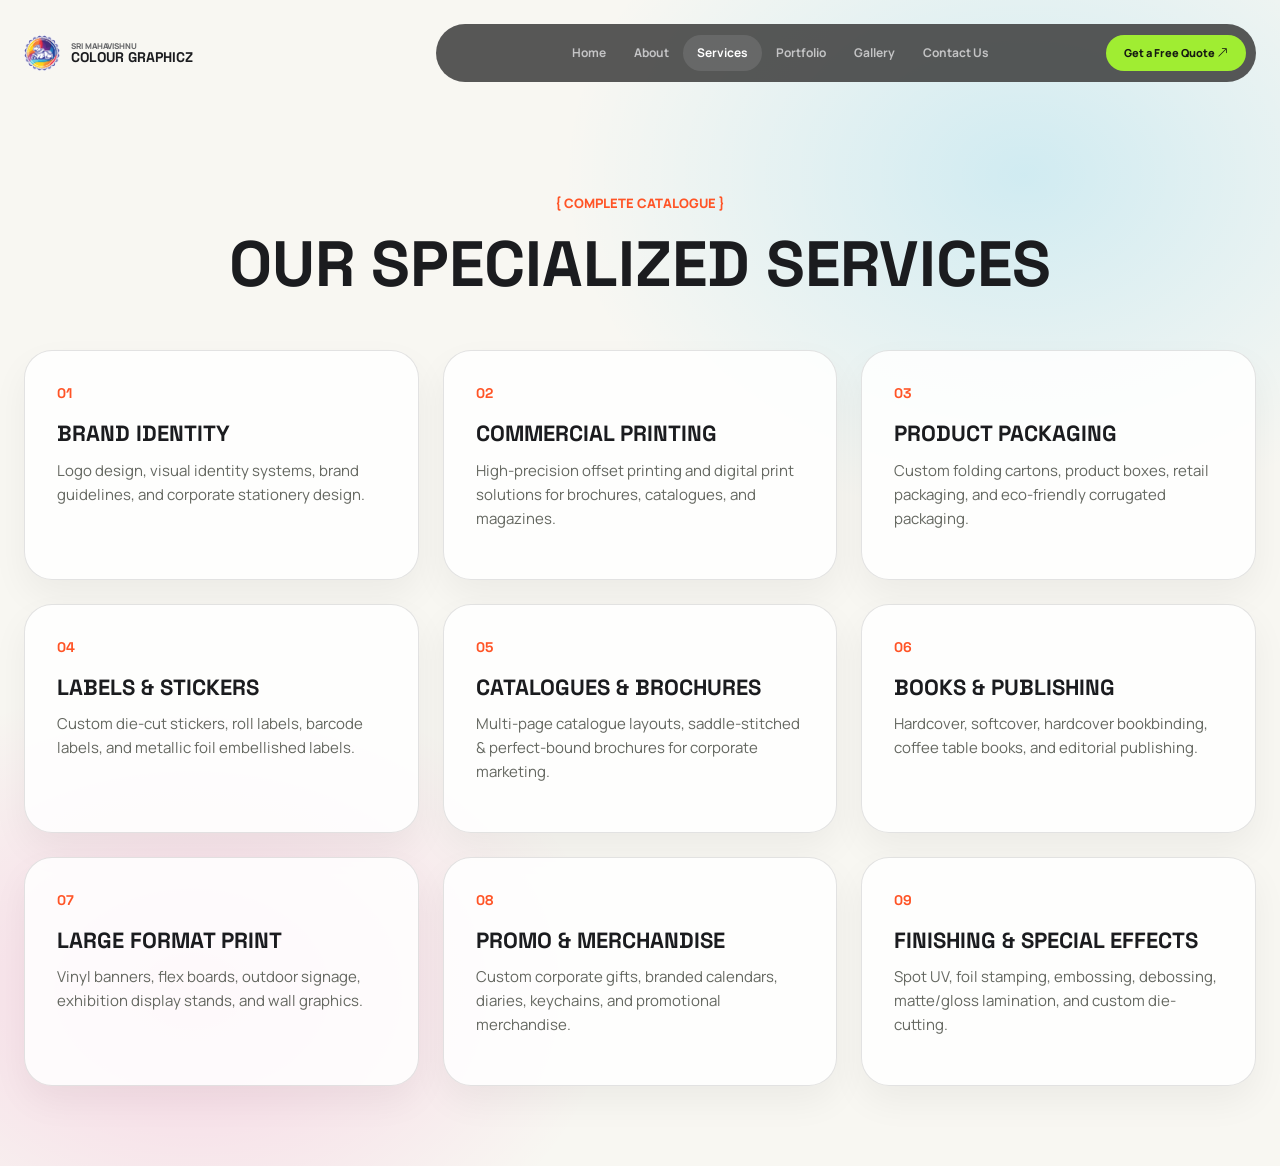
<file: Colour-Graphicz/pages/services.html>
<!doctype html>
<html lang="en">

<head>
  <meta charset="utf-8">
  <meta name="viewport" content="width=device-width, initial-scale=1">
  <meta name="description" content="Services - Sri Mahavishnu Colour Graphicz: Brand Identity, Commercial Printing, Packaging & Finishing">
  <title>Services | Sri Mahavishnu Colour Graphicz</title>

  <!-- Google Fonts -->
  <link rel="preconnect" href="https://fonts.googleapis.com">
  <link rel="preconnect" href="https://fonts.gstatic.com" crossorigin>
  <link href="https://fonts.googleapis.com/css2?family=Manrope:wght@400;500;600;700;800&family=Space+Grotesk:wght@500;600;700&display=swap" rel="stylesheet">

  <!-- Bootstrap 5 CSS & Icons -->
  <link href="https://cdn.jsdelivr.net/npm/bootstrap@5.3.3/dist/css/bootstrap.min.css" rel="stylesheet">
  <link href="https://cdn.jsdelivr.net/npm/bootstrap-icons@1.11.3/font/bootstrap-icons.min.css" rel="stylesheet">

  <style>
    :root {
      --ink: #1b1c1f;
      --paper: #f8f7f2;
      --line: rgba(27, 28, 31, 0.12);
      --accent: #A0ED32;
      --coral: #ff5426;
      --subtext: #646760;
      --sans: "Manrope", Arial, sans-serif;
      --display: "Space Grotesk", Arial, sans-serif;
    }
    * { box-sizing: border-box; }
    body {
      margin: 0; min-height: 100vh;
      background: radial-gradient(ellipse 60% 50% at 80% 15%, rgba(0, 174, 239, 0.16), transparent 60%), radial-gradient(ellipse 55% 45% at 15% 85%, rgba(236, 0, 140, 0.14), transparent 60%), var(--paper);
      color: var(--ink); font-family: var(--sans);
    }
    body.dark-mode {
      --ink: #f8f7f2; --paper: #111214; --line: rgba(248, 247, 242, 0.14); --subtext: #a4a7a0;
      background: #111214;
    }
    .site-container { width: min(100% - 48px, 1440px); margin: 0 auto; }
    .site-header { position: sticky; top: 0; z-index: 1030; padding: 24px 0 12px; }
    .brand { display: inline-flex; align-items: center; gap: 11px; color: var(--ink); text-decoration: none; }
    .brand-mark { width: 36px; height: 36px; } .brand-mark img { width: 100%; height: 100%; object-fit: contain; }
    .brand-copy { display: grid; text-transform: uppercase; line-height: 1; }
    .brand-copy span { font-size: 8px; font-weight: 800; color: #67686a; }
    .brand-copy strong { font-family: var(--display); font-size: 14px; font-weight: 700; color: var(--ink); }
    .navbar-capsule { width: min(100%, 820px); min-height: 58px; padding: 0 10px 0 18px; border-radius: 30px; background: rgba(59, 59, 59, 0.85); color: #f9f9f7; }
    .nav-links .nav-link { padding: 9px 14px !important; border-radius: 999px; color: #c4c4c5; font-size: 12px; font-weight: 700; }
    .nav-links .nav-link:hover { color: var(--accent); } .nav-links .nav-link.active { color: #fff; background: rgba(255, 255, 255, 0.1); }
    .quote-button { padding: 10px 18px; border-radius: 999px; background: var(--accent); color: #161a12; font-size: 11px; font-weight: 800; text-decoration: none; }
    .page-banner { padding: clamp(60px, 8vw, 100px) 0 40px; text-align: center; }
    .banner-kicker { font-size: 13px; font-weight: 800; color: var(--coral); text-transform: uppercase; margin-bottom: 12px; }
    .banner-title { font-family: var(--display); font-size: clamp(36px, 5vw, 64px); font-weight: 800; color: var(--ink); text-transform: uppercase; }
    .service-grid { display: grid; grid-template-columns: repeat(auto-fit, minmax(320px, 1fr)); gap: 24px; padding-bottom: 80px; }
    .service-card { border-radius: 28px; padding: 32px; background: rgba(255, 255, 255, 0.85); border: 1px solid var(--line); box-shadow: 0 16px 36px rgba(0,0,0,0.05); }
    body.dark-mode .service-card { background: rgba(26, 28, 33, 0.9); border-color: rgba(255, 255, 255, 0.14); }
    .service-card h3 { font-family: var(--display); font-size: 22px; font-weight: 800; margin-bottom: 12px; color: var(--ink); }
    .service-card p { font-size: 15px; color: var(--subtext); line-height: 1.6; }
    .service-num { font-family: var(--display); font-size: 14px; font-weight: 800; color: var(--coral); margin-bottom: 16px; display: block; }
  </style>
</head>

<body>
  <header class="site-header">
    <div class="site-container d-flex align-items-center justify-content-between">
      <a class="brand" href="../index.html">
        <span class="brand-mark"><img src="../assets/images/logo/colour-graphicz.png" alt="Logo"></span>
        <span class="brand-copy"><span>Sri Mahavishnu</span><strong>Colour Graphicz</strong></span>
      </a>
      <div class="navbar-capsule navbar navbar-expand-lg">
        <div class="d-flex align-items-center justify-content-between w-100">
          <ul class="navbar-nav nav-links mx-auto">
            <li class="nav-item"><a class="nav-link" href="../index.html">Home</a></li>
            <li class="nav-item"><a class="nav-link" href="about.html">About</a></li>
            <li class="nav-item"><a class="nav-link active" href="services.html">Services</a></li>
            <li class="nav-item"><a class="nav-link" href="portfolio.html">Portfolio</a></li>
            <li class="nav-item"><a class="nav-link" href="gallery.html">Gallery</a></li>
            <li class="nav-item"><a class="nav-link" href="contact.html">Contact Us</a></li>
          </ul>
          <a class="quote-button" href="quotation.html">Get a Free Quote <i class="bi bi-arrow-up-right"></i></a>
        </div>
      </div>
    </div>
  </header>

  <main>
    <section class="page-banner">
      <div class="site-container">
        <div class="banner-kicker">{ Complete Catalogue }</div>
        <h1 class="banner-title">Our Specialized Services</h1>
      </div>
    </section>

    <section>
      <div class="site-container service-grid">
        <div class="service-card"><span class="service-num">01</span><h3>BRAND IDENTITY</h3><p>Logo design, visual identity systems, brand guidelines, and corporate stationery design.</p></div>
        <div class="service-card"><span class="service-num">02</span><h3>COMMERCIAL PRINTING</h3><p>High-precision offset printing and digital print solutions for brochures, catalogues, and magazines.</p></div>
        <div class="service-card"><span class="service-num">03</span><h3>PRODUCT PACKAGING</h3><p>Custom folding cartons, product boxes, retail packaging, and eco-friendly corrugated packaging.</p></div>
        <div class="service-card"><span class="service-num">04</span><h3>LABELS & STICKERS</h3><p>Custom die-cut stickers, roll labels, barcode labels, and metallic foil embellished labels.</p></div>
        <div class="service-card"><span class="service-num">05</span><h3>CATALOGUES & BROCHURES</h3><p>Multi-page catalogue layouts, saddle-stitched & perfect-bound brochures for corporate marketing.</p></div>
        <div class="service-card"><span class="service-num">06</span><h3>BOOKS & PUBLISHING</h3><p>Hardcover, softcover, hardcover bookbinding, coffee table books, and editorial publishing.</p></div>
        <div class="service-card"><span class="service-num">07</span><h3>LARGE FORMAT PRINT</h3><p>Vinyl banners, flex boards, outdoor signage, exhibition display stands, and wall graphics.</p></div>
        <div class="service-card"><span class="service-num">08</span><h3>PROMO & MERCHANDISE</h3><p>Custom corporate gifts, branded calendars, diaries, keychains, and promotional merchandise.</p></div>
        <div class="service-card"><span class="service-num">09</span><h3>FINISHING & SPECIAL EFFECTS</h3><p>Spot UV, foil stamping, embossing, debossing, matte/gloss lamination, and custom die-cutting.</p></div>
      </div>
    </section>
  </main>
</body>
</html>
</file>
<file: css/responsive.css>
/* =============================================================
   RESPONSIVE BREAKPOINTS
   Mobile   : max-width 575px
   Tablet   : 576px – 991px
   Laptop   : 992px – 1439px
   Desktop  : 1440px+
   ============================================================= */

/* ─────────────────────────────────────────────────────────────
   SHARED ADJUSTMENTS (≤ 1199px)
   ───────────────────────────────────────────────────────────── */
@media (max-width: 1199.98px) {

  /* Navbar */
  .navbar { min-height: 76px; }
  .nav-toggle { display: block; }
  .navbar-collapse {
    position: absolute;
    top: 100%;
    right: 0;
    left: 0;
    padding: 20px 24px 24px;
    border-top: 1px solid var(--line);
    border-bottom: 1px solid var(--line);
    background: rgba(248, 247, 242, 0.99);
    box-shadow: 0 16px 24px rgba(20, 20, 20, 0.08);
  }
  .nav-links { gap: 0; margin: 0 0 17px !important; }
  .nav-links .nav-link { display: inline-block; padding: 11px 0 !important; font-size: 16px; }
  .quote-button { width: 100%; min-height: 49px; margin: 0; font-size: 13px; }

  /* Capsule nav */
  .site-header { padding-top: 24px; }
  .navbar { flex: 1 1 auto; min-height: 58px; border-radius: 24px; background: #3b3b3b; }
  .header-row { width: min(100% - 48px, 1440px) !important; }
  .nav-toggle { border-color: rgba(255,255,255,.7); }
  .nav-toggle span { background: #fff; }
  .navbar-collapse {
    padding: 17px 24px 22px;
    border-color: rgba(255,255,255,.14);
    background: #3b3b3b;
    box-shadow: 0 16px 24px rgba(0,0,0,.2);
    border-radius: 0 0 24px 24px;
  }
  .nav-links .nav-link { color: #c4c4c5; }
  .quote-button { grid-column: 1 / -1; min-height: 43px; }

  body.dark-mode .nav-toggle { border-color: rgba(255,255,255,.3); }
  body.dark-mode .nav-toggle span { background: #fff; }
  body.dark-mode .navbar-collapse { border-color: rgba(255,255,255,.14); background: #2a2b2e; }

  /* Process section: disable horizontal sticky scroll on smaller screens, go vertical */
  .horizontal-process-section { height: auto; }
  .process-sticky-wrapper {
    position: relative;
    height: auto;
    overflow: visible;
    padding: clamp(60px, 8vw, 100px) 0;
  }
  .process-track-viewport { overflow-x: auto; padding: 30px 0 20px; }
  .process-track { padding-left: 24px; padding-right: 24px; }
  .process-track-viewport::-webkit-scrollbar { height: 4px; }
  .process-track-viewport::-webkit-scrollbar-thumb { background: rgba(27,28,31,.2); border-radius: 999px; }
}

/* ─────────────────────────────────────────────────────────────
   TABLET (576px – 991px)
   ───────────────────────────────────────────────────────────── */
@media (min-width: 576px) and (max-width: 991.98px) {

  /* Layout container */
  .site-container { width: min(100% - 40px, 100%); }

  /* Hero deck */
  .hero-deck { padding-top: clamp(55px, 8vw, 90px); padding-bottom: clamp(36px, 5vw, 60px); }
  .hero-deck-intro h1 { font-size: clamp(42px, 7vw, 68px); }
  .deck-viewport { min-height: 265px; margin-top: 24px; }
  .deck-stage { height: 258px; }
  .deck-card { top: 30px; width: 155px; height: 215px; }
  .hero-actions { gap: 14px; }

  /* Who we are */
  .who-grid { grid-template-columns: 1fr; }
  .who-main-card { min-height: 380px; }
  .who-stats-row { grid-template-columns: repeat(2, 1fr); }

  /* Clients marquee */
  .client-logo-card { width: 180px; height: 90px; }
  .client-logo-img { width: 130px; height: 65px; }

  /* Scroll stack */
  .stack-card { height: clamp(380px, 52vh, 480px); }
  .stack-card-name { font-size: clamp(26px, 4vw, 44px); }

  /* Services */
  .service-mouse-preview { display: none; }
  .service-name { font-size: clamp(26px, 4.5vw, 56px); }

  /* Process */
  .process-card { width: clamp(240px, 30vw, 310px); }
  .process-promise-card { width: clamp(240px, 30vw, 310px); }
}

/* ─────────────────────────────────────────────────────────────
   MOBILE (≤ 575px)
   ───────────────────────────────────────────────────────────── */
@media (max-width: 575.98px) {

  /* Container */
  .site-container { width: min(100% - 32px, 100%); }
  .header-row { width: min(100% - 32px, 1440px) !important; }

  /* Brand */
  .brand-mark { width: 30px; height: 30px; }
  .brand-copy strong { font-size: 12px; }
  .brand-copy span { font-size: 7px; }
  .brand-copy { display: grid; }

  /* Navbar */
  .navbar { flex: 1 1 auto; min-height: 50px; border-radius: 20px; }
  .nav-toggle { width: 38px; height: 38px; padding: 8px; }
  .navbar-collapse { padding: 14px 16px 18px; border-radius: 0 0 20px 20px; }
  .site-header { padding-top: 14px; }
  .utility-tray { gap: 8px; }
  .flip-clock { display: none; }
  .theme-toggle { width: 34px; height: 34px; font-size: 13px; }

  /* Hero deck */
  .hero-deck { padding-top: 48px; padding-bottom: 28px; }
  .hero-deck-intro h1 { font-size: clamp(34px, 10vw, 54px); letter-spacing: -0.05em; }
  .hero-deck-intro p.hero-subtitle { font-size: 13px; margin-top: 12px; }
  .hero-kicker { font-size: 10px; padding: 5px 12px; margin-bottom: 10px; }
  .deck-viewport { min-height: 210px; margin-top: 18px; }
  .deck-stage { height: 205px; }
  .deck-card { top: 10px; width: 115px; height: 162px; border-radius: 14px; }
  .card-img-frame, .card-hero-img { border-radius: 14px; }
  .hero-actions { flex-direction: column; align-items: stretch; gap: 12px; margin-top: 16px; }
  .btn-hero-primary, .btn-hero-secondary { justify-content: center; font-size: 12px; }
  .btn-hero-primary { padding: 12px 20px; }
  .deck-dots { padding: 6px 14px; gap: 10px; }
  .deck-dot { width: 9px; height: 9px; }
  .deck-footer { gap: 12px; }

  /* Who We Are */
  .who-we-are-section { padding: clamp(50px, 8vw, 80px) 0; }
  .who-header-title { font-size: clamp(26px, 6.5vw, 40px); }
  .who-kicker-tag { font-size: 12px; }
  .who-grid { grid-template-columns: 1fr; gap: 20px; }
  .who-main-card { min-height: 280px; border-radius: 24px; }
  .who-badge-rotating { width: 86px; height: 86px; bottom: 16px; left: 16px; }
  .who-badge-icon { width: 34px; height: 34px; font-size: 15px; }
  .who-story-card { border-radius: 24px; padding: 22px 20px; }
  .who-story-header-box { font-size: 14px; padding: 8px 16px; }
  .who-story-text { font-size: 14px; }
  .who-sec-card { height: 180px; border-radius: 24px; }
  .who-stats-row {
    grid-template-columns: repeat(2, 1fr);
    gap: 16px;
    margin-top: clamp(32px, 5vw, 48px);
    padding-top: 20px;
  }
  .who-stat-val { font-size: clamp(32px, 8vw, 50px); }
  .who-stat-lbl { font-size: 11px; margin-top: 6px; }

  /* Clients Marquee */
  .clients-marquee-section { padding: clamp(48px, 7vw, 72px) 0; }
  .clients-title { font-size: clamp(22px, 6vw, 36px); }
  .clients-desc { font-size: 13px; }
  .client-logo-card { width: 150px; height: 76px; padding: 10px 14px; border-radius: 18px; }
  .client-logo-img { width: 110px; height: 55px; }

  /* Scroll Stack */
  .scroll-stack-section { padding: clamp(50px, 8vw, 80px) 0 clamp(70px, 10vw, 100px); }
  .scroll-stack-title { font-size: clamp(22px, 6.5vw, 38px); }
  .scroll-stack-desc { font-size: 13px; }
  .stack-card { height: clamp(280px, 55vw, 380px); border-radius: 22px; }
  .stack-card-name { font-size: clamp(20px, 5.5vw, 34px); }
  .stack-card-tag { font-size: 11px; padding: 6px 14px; }
  .stack-card-sub { font-size: 12px; }
  .stack-card-header { top: clamp(16px, 3vw, 24px); left: clamp(16px, 3vw, 24px); gap: 8px; }
  .stack-card-bottom { bottom: clamp(16px, 3vw, 22px); left: clamp(16px, 3vw, 22px); right: clamp(16px, 3vw, 22px); }

  /* Services */
  .services-interactive-section { padding: clamp(50px, 8vw, 80px) 0; }
  .services-main-title { font-size: clamp(24px, 6.5vw, 44px); }
  .service-mouse-preview { display: none; }
  .service-name { font-size: clamp(20px, 5.5vw, 40px); }
  .service-num { font-size: 14px; }
  .service-sub { font-size: 11px; }
  .service-btn-plus { width: 40px; height: 40px; font-size: 18px; }
  .service-row { padding: clamp(16px, 3vw, 24px) 0; }
  .service-left { gap: 10px; }

  /* Process */
  .process-sticky-wrapper { padding: clamp(50px, 8vw, 80px) 0; }
  .process-title { font-size: clamp(20px, 5.5vw, 34px); }
  .process-kicker { font-size: 11px; }
  .process-card { width: 240px; padding: 20px; border-radius: 20px; }
  .process-promise-card { width: 240px; padding: 22px 18px; border-radius: 20px; }
  .process-card-title { font-size: 18px; }
  .process-card-text { font-size: 13px; }
  .process-card-icon { width: 40px; height: 40px; font-size: 18px; border-radius: 12px; }
  .process-connecting-line { display: none; }
  .process-promise-title { font-size: 18px; }
  .process-promise-text { font-size: 13px; }
}

/* ─────────────────────────────────────────────────────────────
   MOBILE layout helpers (≤ 767px)
   ───────────────────────────────────────────────────────────── */
@media (max-width: 767.98px) {
  .header-row { flex-wrap: wrap; gap: 8px; }
  .navbar { flex-basis: 100%; order: 1; }
  .utility-tray { order: 2; margin-left: auto; }

  /* Make sure nav toggle uses our custom style */
  .navbar-toggler { display: none; }
  .nav-toggle { display: block; }
}

/* ─────────────────────────────────────────────────────────────
   LAPTOP (992px – 1439px)
   ───────────────────────────────────────────────────────────── */
@media (min-width: 992px) and (max-width: 1439.98px) {
  .site-container { width: min(100% - 56px, 1200px); }
  .hero-deck-intro h1 { font-size: clamp(46px, 5.5vw, 76px); }
  .who-grid { grid-template-columns: 1.2fr 0.8fr; }
  .deck-card { width: 190px; height: 268px; }
  .deck-stage { height: 310px; }
  .process-card { width: clamp(270px, 24vw, 320px); }
  .process-promise-card { width: clamp(270px, 24vw, 320px); }
}

/* ─────────────────────────────────────────────────────────────
   DESKTOP (≥ 1440px)
   ───────────────────────────────────────────────────────────── */
@media (min-width: 1440px) {
  .site-container { max-width: 1440px; width: min(100% - 64px, 1440px); }
  .navbar { width: min(100%, 880px); }
  .hero-deck-intro h1 { font-size: clamp(62px, 5.5vw, 88px); }
  .deck-card { width: 228px; height: 320px; }
  .deck-stage { height: 356px; }
}
</file>
<file: css/pages.css>
/* =============================================================
   PAGES.CSS — Shared styles & responsive for all sub-pages
   (about, portfolio, services, contact, gallery, quotation)
   ============================================================= */

/* ── Reset & Base ─────────────────────────────────────────── */
* { box-sizing: border-box; }
html { scroll-behavior: smooth; }

body {
  margin: 0;
  min-height: 100vh;
  overflow-x: hidden;
}

/* ── Site Container ───────────────────────────────────────── */
.site-container {
  width: min(100% - 48px, 1440px);
  margin: 0 auto;
  position: relative;
  z-index: 2;
}

/* ── Header & Capsule Navbar ──────────────────────────────── */
.site-header {
  position: sticky;
  top: 0;
  z-index: 1030;
  padding: 24px 0 12px;
  background: transparent;
  transition: padding 250ms ease, background 250ms ease, backdrop-filter 250ms ease;
}

.site-header.is-scrolled {
  padding: 12px 0 12px;
  background: rgba(248, 247, 242, 0.78);
  backdrop-filter: blur(20px) saturate(180%);
  -webkit-backdrop-filter: blur(20px) saturate(180%);
  border-bottom: 1px solid rgba(27, 28, 31, 0.08);
  box-shadow: 0 10px 30px rgba(0, 0, 0, 0.06);
}

body.dark-mode .site-header.is-scrolled {
  background: rgba(17, 18, 20, 0.82);
  border-bottom-color: rgba(248, 247, 242, 0.08);
  box-shadow: 0 10px 35px rgba(0, 0, 0, 0.35);
}

.header-row {
  display: flex;
  align-items: center;
  justify-content: space-between;
  gap: 24px;
}

.brand {
  display: inline-flex;
  align-items: center;
  gap: 11px;
  text-decoration: none;
  flex-shrink: 0;
}

.brand-mark { width: 36px; height: 36px; }
.brand-mark img { width: 100%; height: 100%; object-fit: contain; }

.brand-copy {
  display: grid;
  text-transform: uppercase;
  line-height: 1;
  letter-spacing: -0.035em;
}
.brand-copy span { font-size: 8px; font-weight: 800; letter-spacing: 0.08em; color: #67686a; }
.brand-copy strong { margin-top: 3px; font-family: var(--display); font-size: 14px; font-weight: 700; }

body.dark-mode .brand-copy span { color: #a4a7a0; }

/* Navbar capsule */
.navbar-capsule {
  position: relative;
  flex: 0 1 auto;
  width: min(100%, 850px);
  min-height: 58px;
  padding: 0 10px 0 18px;
  border-radius: 30px;
  background: rgba(59, 59, 59, 0.85);
  color: #f9f9f7;
  backdrop-filter: blur(16px);
  -webkit-backdrop-filter: blur(16px);
  border: 1px solid rgba(255, 255, 255, 0.12);
  box-shadow: 0 10px 30px rgba(0, 0, 0, 0.15);
}

.nav-links { gap: 1px; }
.nav-links .nav-link {
  padding: 9px 12px !important;
  border-radius: 999px;
  color: #c4c4c5;
  font-size: 11px;
  font-weight: 700;
  white-space: nowrap;
  transition: color 180ms ease, background-color 180ms ease;
}
.nav-links .nav-link:hover,
.nav-links .nav-link:focus-visible { background: rgba(160, 237, 50, 0.14); color: var(--accent); }
.nav-links .nav-link.active { color: #fff; background: rgba(255, 255, 255, 0.1); }

.quote-button {
  display: inline-flex;
  align-items: center;
  gap: 8px;
  min-height: 38px;
  margin-left: 8px;
  padding: 9px 15px;
  border-radius: 999px;
  background: var(--accent);
  color: #161a12;
  font-size: 11px;
  font-weight: 800;
  text-decoration: none;
  white-space: nowrap;
  transition: background 180ms ease, transform 180ms ease;
}
.quote-button:hover { background: #c0ff65; color: #111; transform: translateY(-1px); }

/* Mobile hamburger toggle */
.nav-toggle {
  display: none;
  width: 42px;
  height: 42px;
  padding: 9px;
  border: 1px solid rgba(255, 255, 255, 0.3);
  border-radius: 50%;
  background: transparent;
  cursor: pointer;
  flex-shrink: 0;
}
.nav-toggle span {
  display: block;
  width: 100%;
  height: 2px;
  margin: 4px 0;
  background: #fff;
  border-radius: 1px;
  transition: transform 180ms ease, opacity 180ms ease;
}
.nav-toggle[aria-expanded="true"] span:nth-child(1) { transform: translateY(6px) rotate(45deg); }
.nav-toggle[aria-expanded="true"] span:nth-child(2) { opacity: 0; }
.nav-toggle[aria-expanded="true"] span:nth-child(3) { transform: translateY(-6px) rotate(-45deg); }

/* Utility tray (theme toggle) */
.utility-tray {
  display: inline-flex;
  align-items: center;
  gap: 10px;
  flex-shrink: 0;
}
.theme-toggle {
  display: inline-grid;
  width: 38px;
  height: 38px;
  place-items: center;
  padding: 0;
  border: 1px solid var(--line);
  border-radius: 50%;
  background: transparent;
  color: inherit;
  font-size: 14px;
  cursor: pointer;
  transition: background 180ms ease, border-color 180ms ease, transform 180ms ease;
}
.theme-toggle:hover { border-color: var(--accent); background: var(--accent); color: #090909; transform: rotate(15deg); }

/* ── Page Banner ──────────────────────────────────────────── */
.page-banner {
  padding: clamp(60px, 8vw, 100px) 0 clamp(36px, 5vw, 60px);
  text-align: center;
}
.banner-kicker { font-size: 13px; font-weight: 800; letter-spacing: .1em; color: var(--coral); text-transform: uppercase; margin-bottom: 12px; }
.banner-title {
  font-family: var(--display);
  font-size: clamp(32px, 5vw, 68px);
  font-weight: 800;
  letter-spacing: -.04em;
  line-height: 1.05;
  text-transform: uppercase;
  color: var(--ink);
  margin-bottom: 18px;
}
.banner-subtitle { max-width: 680px; margin: 0 auto; font-size: clamp(14px, 1.4vw, 17px); color: var(--subtext); line-height: 1.6; }

/* ── About cards ──────────────────────────────────────────── */
.about-content-section { padding: 40px 0 clamp(60px, 8vw, 100px); }
.about-card {
  border-radius: 28px;
  padding: clamp(24px, 3vw, 40px);
  background: rgba(255, 255, 255, 0.85);
  backdrop-filter: blur(16px);
  border: 1px solid var(--line);
  box-shadow: 0 16px 36px rgba(0, 0, 0, 0.05);
  margin-bottom: 28px;
}
body.dark-mode .about-card { background: rgba(26, 28, 33, 0.9); border-color: rgba(255, 255, 255, 0.14); }
.about-card h3 { font-family: var(--display); font-size: clamp(20px, 2.2vw, 28px); font-weight: 800; margin-bottom: 14px; }
.about-card p { font-size: clamp(14px, 1.2vw, 16px); color: var(--subtext); line-height: 1.7; margin: 0; }

/* ── Portfolio grid ───────────────────────────────────────── */
.portfolio-grid { display: grid; grid-template-columns: repeat(auto-fit, minmax(300px, 1fr)); gap: 24px; padding-bottom: clamp(60px, 8vw, 100px); }
.portfolio-card { border-radius: 24px; overflow: hidden; background: #fff; border: 1px solid var(--line); box-shadow: 0 16px 36px rgba(0,0,0,0.06); transition: transform 250ms ease, box-shadow 250ms ease; }
.portfolio-card:hover { transform: translateY(-4px); box-shadow: 0 24px 50px rgba(0,0,0,0.12); }
.portfolio-card img { width: 100%; height: clamp(180px, 25vw, 260px); object-fit: cover; }
.portfolio-info { padding: clamp(16px, 2vw, 24px); }
.portfolio-info h3 { font-family: var(--display); font-size: clamp(16px, 1.6vw, 20px); font-weight: 800; margin-bottom: 6px; }
.portfolio-info p { font-size: 13px; color: var(--subtext); margin: 0; }

/* ── Services grid ────────────────────────────────────────── */
.service-grid { display: grid; grid-template-columns: repeat(auto-fit, minmax(280px, 1fr)); gap: 22px; padding-bottom: clamp(60px, 8vw, 100px); }
.service-card { border-radius: 24px; padding: clamp(22px, 2.5vw, 34px); background: rgba(255, 255, 255, 0.85); border: 1px solid var(--line); box-shadow: 0 16px 36px rgba(0,0,0,0.05); transition: transform 250ms ease, box-shadow 250ms ease; }
body.dark-mode .service-card { background: rgba(26, 28, 33, 0.9); border-color: rgba(255, 255, 255, 0.14); }
.service-card:hover { transform: translateY(-4px); box-shadow: 0 22px 45px rgba(0,0,0,0.10); }
.service-card h3 { font-family: var(--display); font-size: clamp(18px, 1.8vw, 22px); font-weight: 800; margin-bottom: 10px; }
.service-card p { font-size: clamp(13px, 1.1vw, 15px); color: var(--subtext); line-height: 1.6; }
.service-num { font-family: var(--display); font-size: 13px; font-weight: 800; color: var(--coral); margin-bottom: 14px; display: block; }

/* ── Quote form ───────────────────────────────────────────── */
.quote-form-card {
  border-radius: 32px;
  padding: clamp(24px, 4vw, 54px);
  background: #fff;
  border: 1px solid var(--line);
  box-shadow: 0 20px 48px rgba(0,0,0,0.08);
  max-width: 920px;
  margin: 0 auto clamp(60px, 8vw, 100px);
}
body.dark-mode .quote-form-card { background: rgba(26, 28, 33, 0.95); border-color: rgba(255,255,255,0.14); }
.form-section-title { font-family: var(--display); font-size: clamp(16px, 1.6vw, 20px); font-weight: 800; color: var(--coral); margin-bottom: 18px; text-transform: uppercase; }
.form-control, .form-select { border-radius: 14px; padding: 12px 16px; border: 1px solid var(--line); font-size: 14px; }
.btn-submit-quote { width: 100%; padding: clamp(14px, 2vw, 18px); border-radius: 999px; background: var(--accent); color: #111; font-family: var(--display); font-size: clamp(14px, 1.4vw, 16px); font-weight: 800; border: none; text-transform: uppercase; letter-spacing: .04em; cursor: pointer; transition: background 180ms ease, transform 180ms ease; }
.btn-submit-quote:hover { background: #b8f547; transform: translateY(-2px); }

/* ── Gallery grid ─────────────────────────────────────────── */
.gallery-grid { display: grid; grid-template-columns: repeat(auto-fit, minmax(260px, 1fr)); gap: 20px; padding-bottom: clamp(60px, 8vw, 100px); }
.gallery-item { border-radius: 20px; overflow: hidden; box-shadow: 0 12px 28px rgba(0,0,0,0.10); transition: transform 250ms ease, box-shadow 250ms ease; }
.gallery-item:hover { transform: translateY(-4px) scale(1.02); box-shadow: 0 22px 45px rgba(0,0,0,0.18); }
.gallery-item img { width: 100%; height: clamp(180px, 22vw, 240px); object-fit: cover; display: block; }

/* ── Contact form & map ───────────────────────────────────── */
.contact-section { padding: clamp(40px, 6vw, 80px) 0 clamp(60px, 8vw, 100px); }
.contact-grid { display: grid; grid-template-columns: 1fr 1fr; gap: clamp(28px, 4vw, 56px); align-items: start; }
@media (max-width: 767.98px) { .contact-grid { grid-template-columns: 1fr; } }
.contact-card {
  border-radius: 28px;
  padding: clamp(24px, 3vw, 40px);
  background: rgba(255, 255, 255, 0.85);
  backdrop-filter: blur(14px);
  border: 1px solid var(--line);
  box-shadow: 0 16px 36px rgba(0,0,0,0.05);
}
body.dark-mode .contact-card { background: rgba(26, 28, 33, 0.9); border-color: rgba(255,255,255,0.14); }
.contact-card h3 { font-family: var(--display); font-size: clamp(20px, 2vw, 26px); font-weight: 800; margin-bottom: 16px; }


/* ═══════════════════════════════════════════════════════════
   RESPONSIVE BREAKPOINTS (pages)
   ══════════════════════════════════════════════════════════= */

/* ── ≤ 1199px: show mobile menu toggle ───────────────────── */
@media (max-width: 1199.98px) {
  .nav-toggle { display: flex; flex-direction: column; justify-content: center; }
  .navbar-collapse {
    position: absolute;
    top: 100%;
    right: 0;
    left: 0;
    padding: 18px 22px 22px;
    border-top: 1px solid rgba(255,255,255,.14);
    border-bottom: 1px solid rgba(255,255,255,.14);
    background: #3b3b3b;
    box-shadow: 0 16px 24px rgba(0,0,0,.22);
    border-radius: 0 0 28px 28px;
    z-index: 100;
  }
  .nav-links { gap: 0; margin: 0 0 14px !important; flex-direction: column; }
  .nav-links .nav-link { font-size: 15px; padding: 10px 4px !important; border-radius: 0; display: block; }
  .quote-button { width: 100%; min-height: 44px; margin: 0; justify-content: center; }
}

/* ── ≤ 767px: wrap header row ─────────────────────────────── */
@media (max-width: 767.98px) {
  .header-row { flex-wrap: wrap; gap: 8px; }
  .navbar-capsule { flex-basis: 100%; order: 1; }
  .utility-tray { order: 2; margin-left: auto; }
}

/* ── Tablet (576–991px) ───────────────────────────────────── */
@media (min-width: 576px) and (max-width: 991.98px) {
  .site-container { width: min(100% - 40px, 100%); }
  .portfolio-grid { grid-template-columns: repeat(2, 1fr); }
  .service-grid { grid-template-columns: repeat(2, 1fr); }
  .gallery-grid { grid-template-columns: repeat(2, 1fr); }
  .about-card h3 { font-size: 22px; }
  .banner-title { font-size: clamp(28px, 5vw, 50px); }
}

/* ── Mobile (≤ 575px) ─────────────────────────────────────── */
@media (max-width: 575.98px) {
  .site-container { width: min(100% - 32px, 100%); }
  .site-header { padding-top: 14px; }
  .brand-mark { width: 28px; height: 28px; }
  .brand-copy strong { font-size: 12px; }
  .brand-copy span { font-size: 7px; }
  .navbar-capsule { min-height: 48px; border-radius: 18px; padding: 0 8px 0 14px; }
  .nav-toggle { width: 36px; height: 36px; padding: 7px; }
  .navbar-collapse { border-radius: 0 0 18px 18px; }
  .utility-tray { gap: 7px; }
  .theme-toggle { width: 32px; height: 32px; font-size: 12px; }
  .page-banner { padding: 50px 0 28px; }
  .banner-title { font-size: clamp(26px, 8vw, 42px); }
  .banner-subtitle { font-size: 13px; }
  .portfolio-grid { grid-template-columns: 1fr; }
  .portfolio-card img { height: clamp(160px, 45vw, 220px); }
  .service-grid { grid-template-columns: 1fr; }
  .gallery-grid { grid-template-columns: repeat(2, 1fr); gap: 12px; }
  .gallery-item img { height: clamp(130px, 35vw, 180px); }
  .about-card { padding: 20px 18px; border-radius: 20px; }
  .about-card h3 { font-size: 18px; }
  .about-card p { font-size: 13px; }
  .quote-form-card { border-radius: 22px; padding: 20px 16px; }
  .form-control, .form-select { padding: 10px 13px; font-size: 13px; }
  .btn-submit-quote { font-size: 14px; padding: 14px; }
}

/* ── Laptop (992–1439px) ──────────────────────────────────── */
@media (min-width: 992px) and (max-width: 1439.98px) {
  .site-container { width: min(100% - 56px, 1200px); }
  .portfolio-grid { grid-template-columns: repeat(2, 1fr); }
  .service-grid { grid-template-columns: repeat(3, 1fr); }
}

/* ── Desktop (≥ 1440px) ───────────────────────────────────── */
@media (min-width: 1440px) {
  .site-container { width: min(100% - 64px, 1440px); }
  .portfolio-grid { grid-template-columns: repeat(4, 1fr); }
  .service-grid { grid-template-columns: repeat(3, 1fr); }
}
</file>
